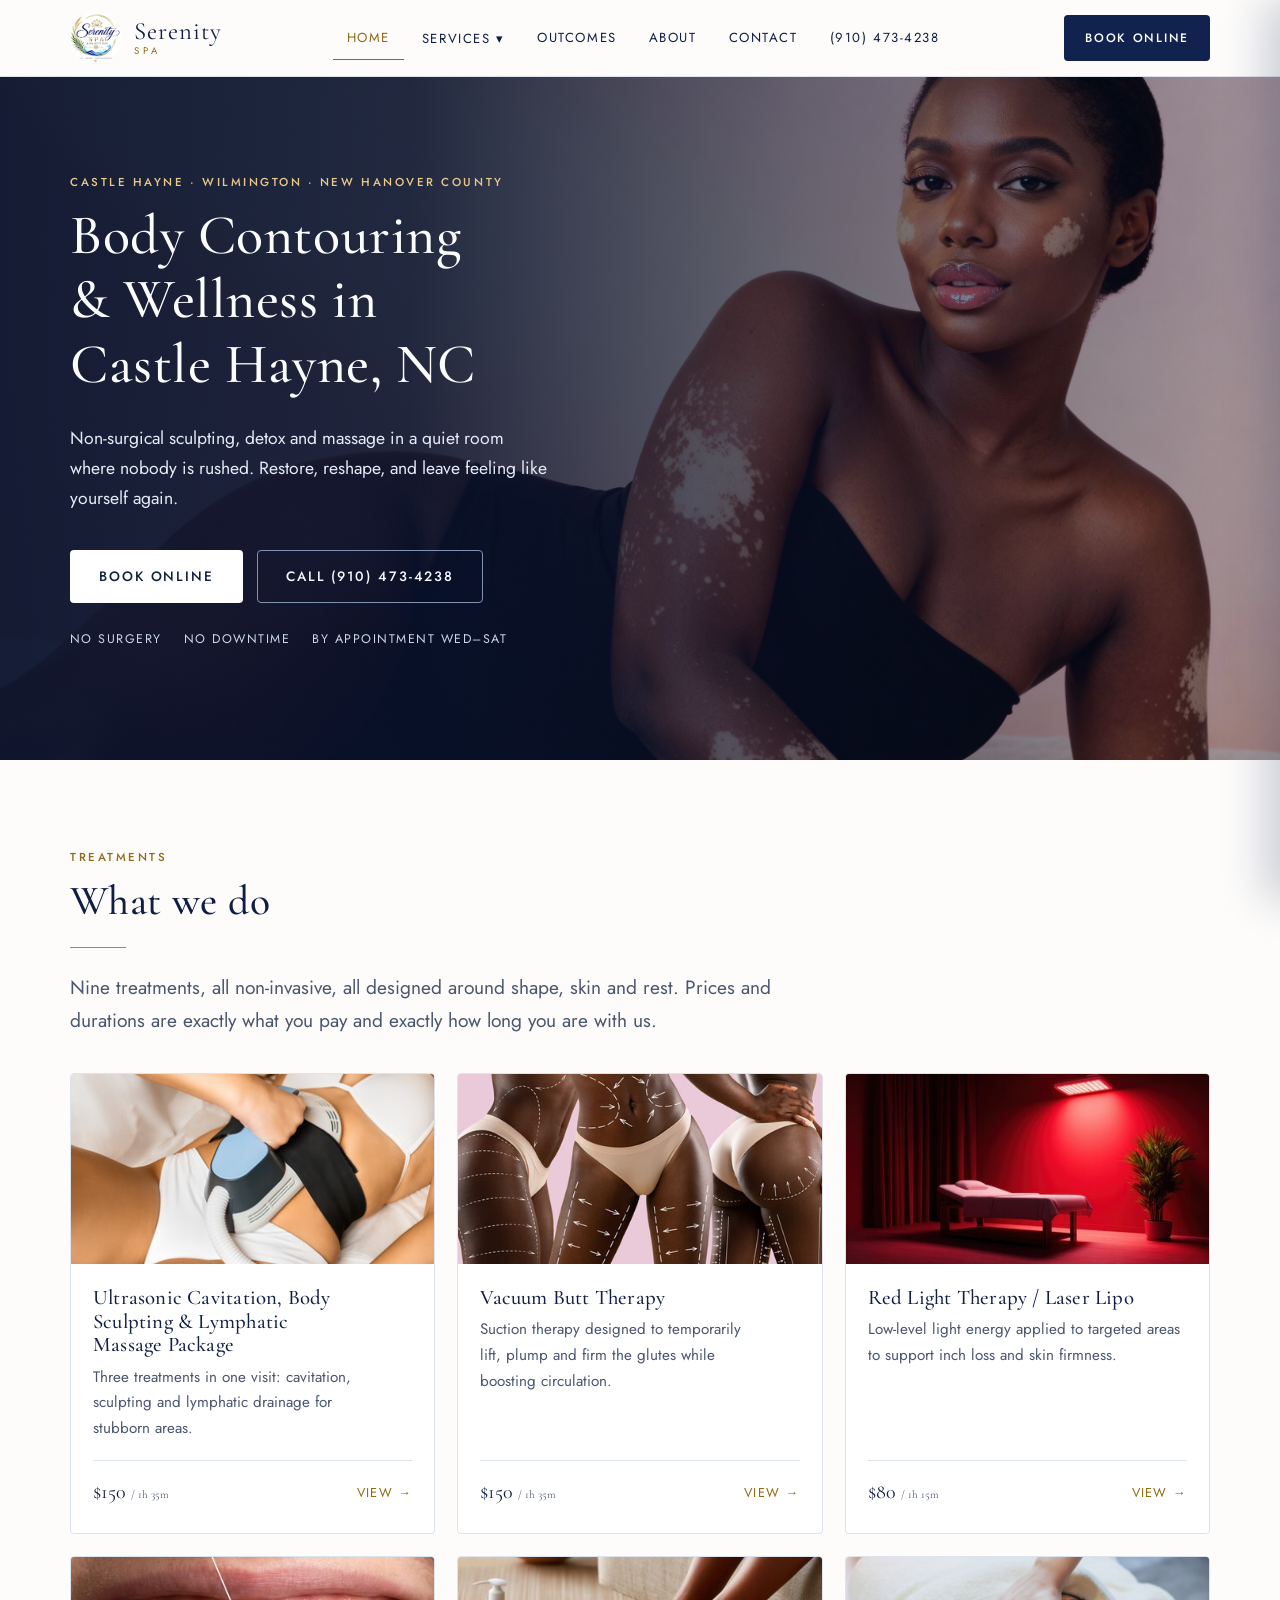
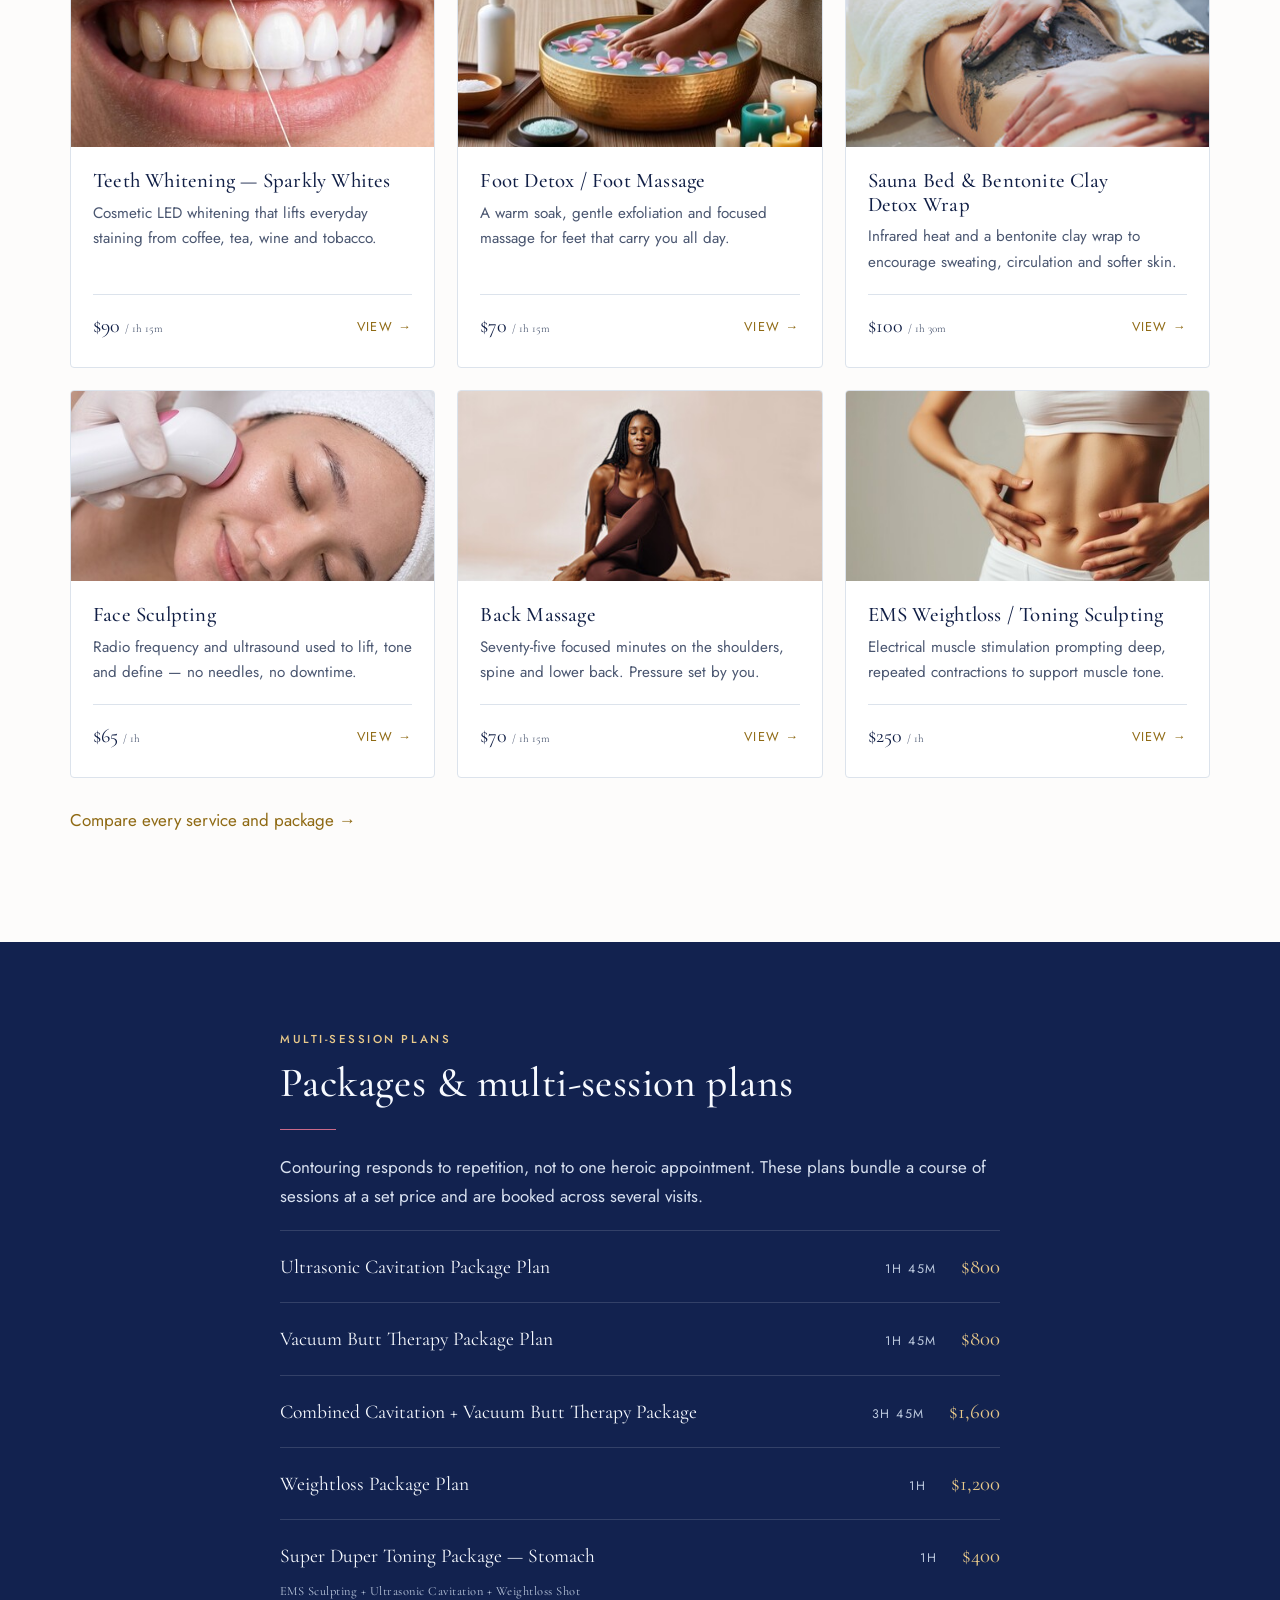
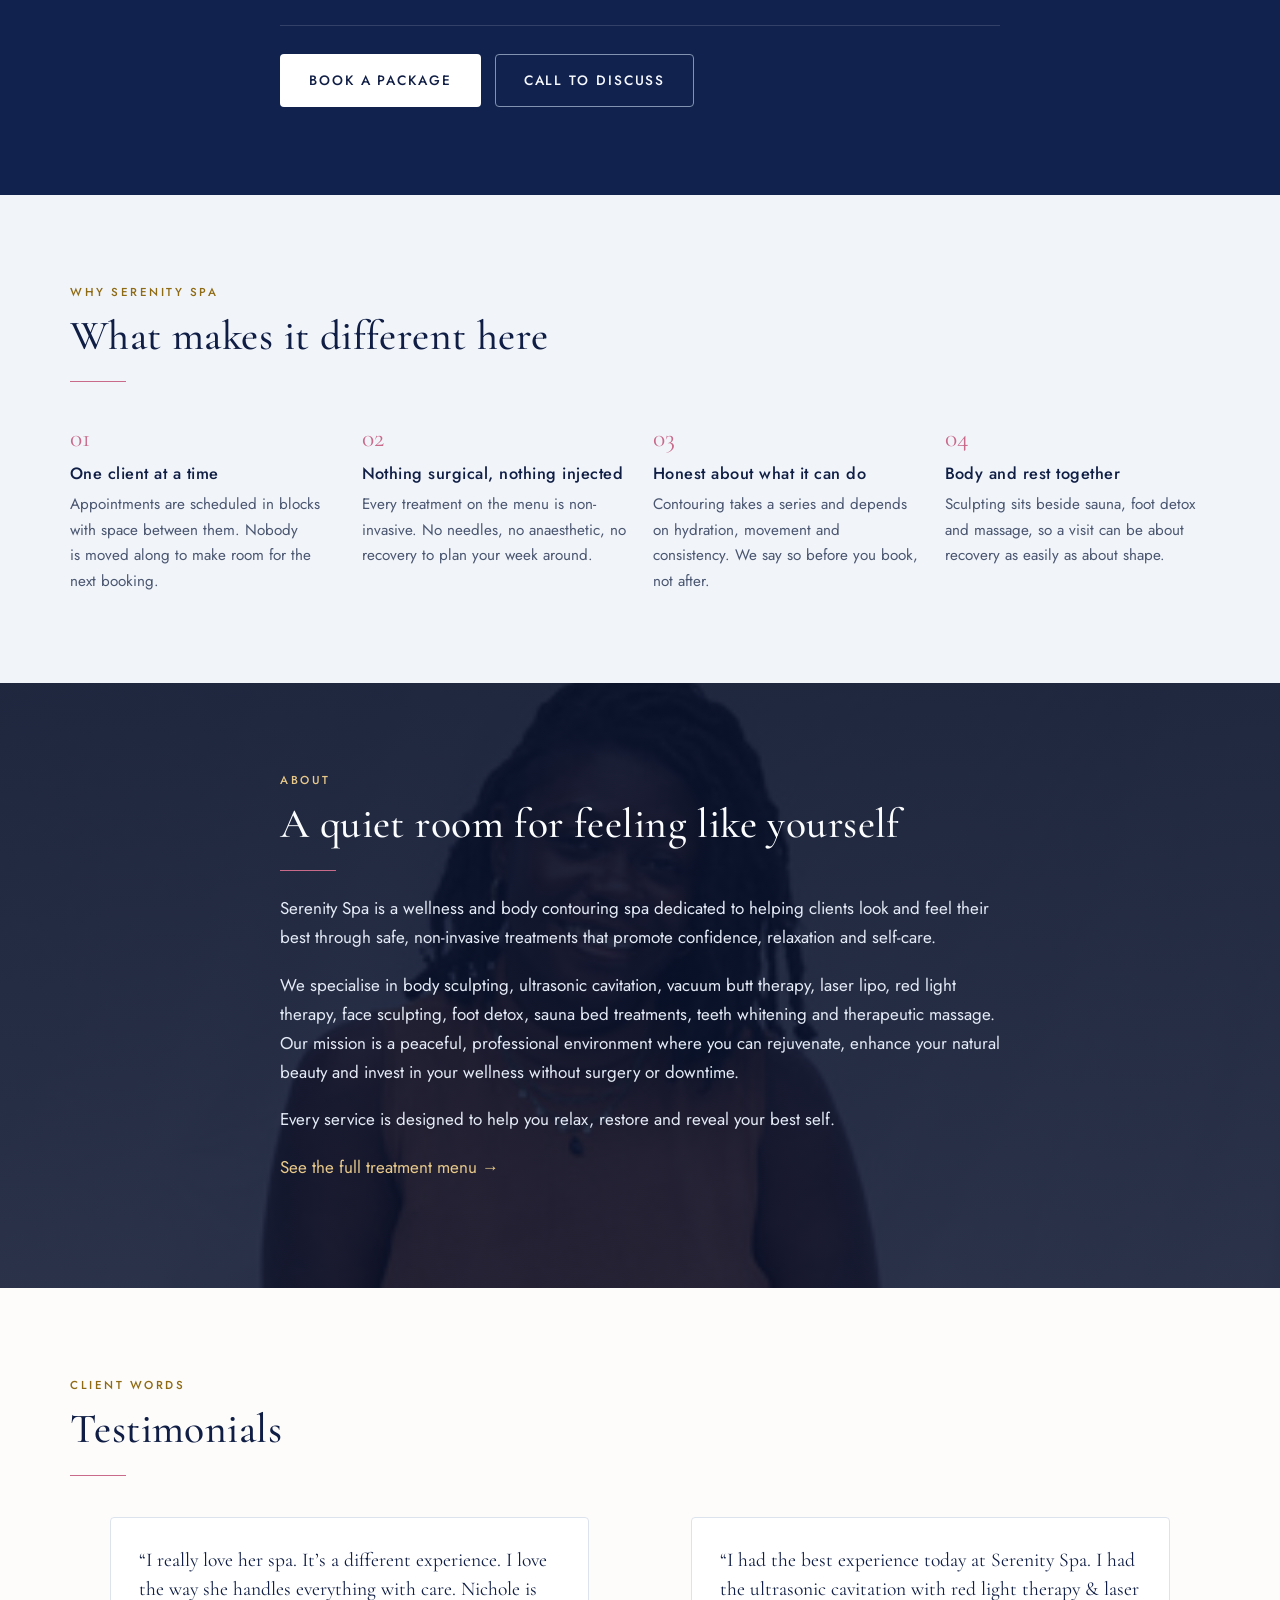
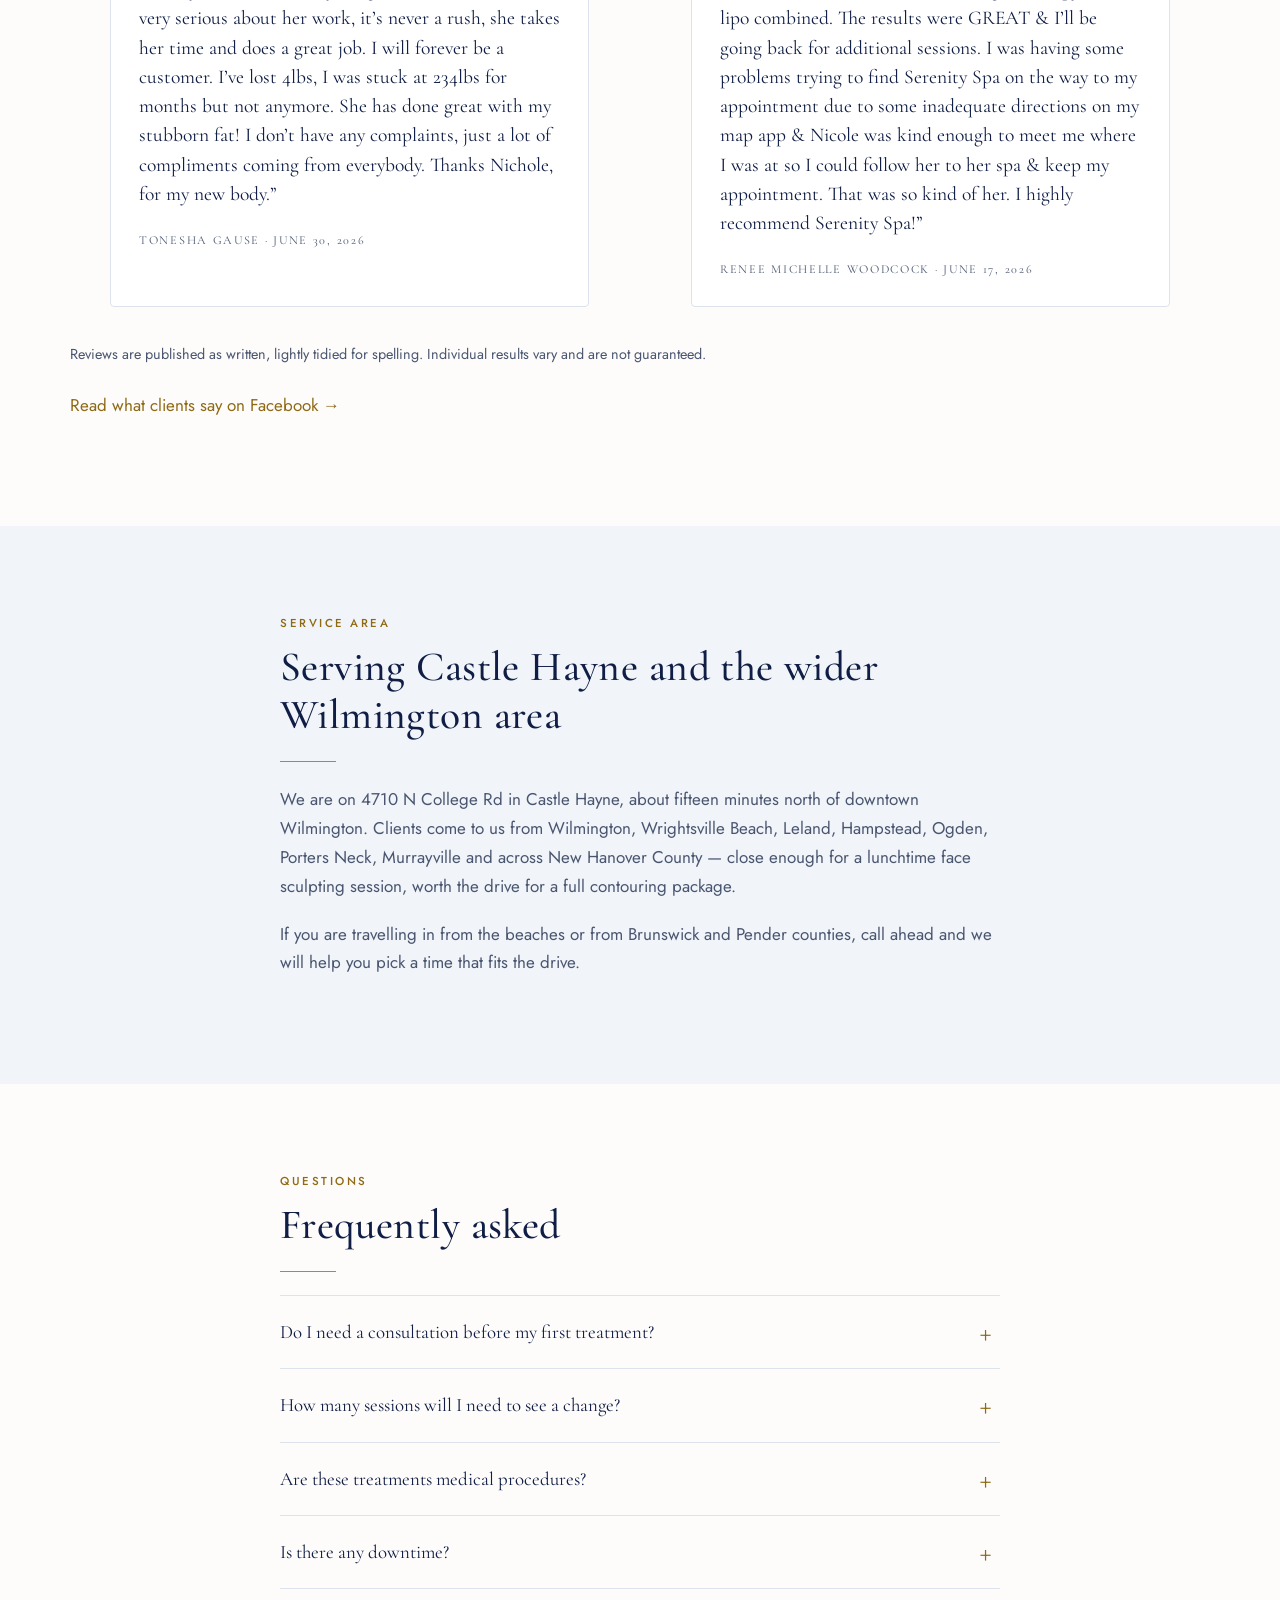
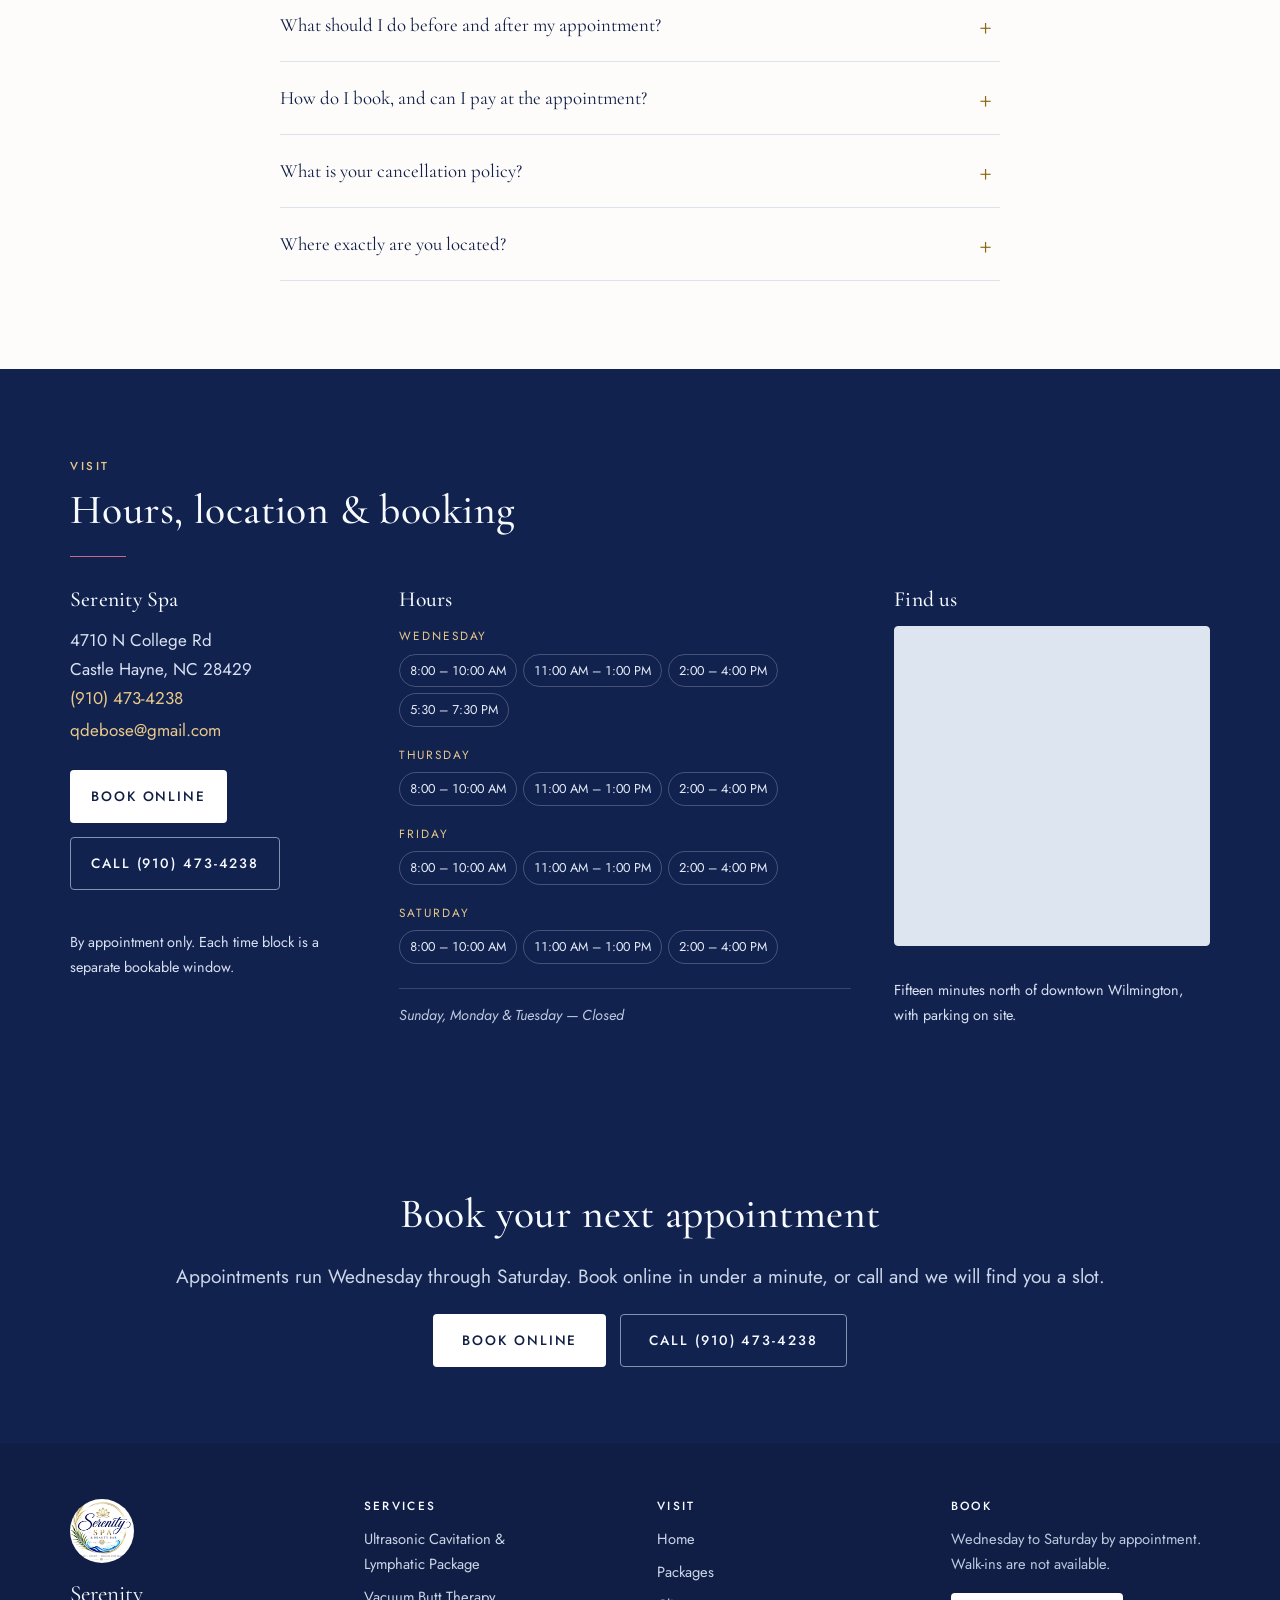
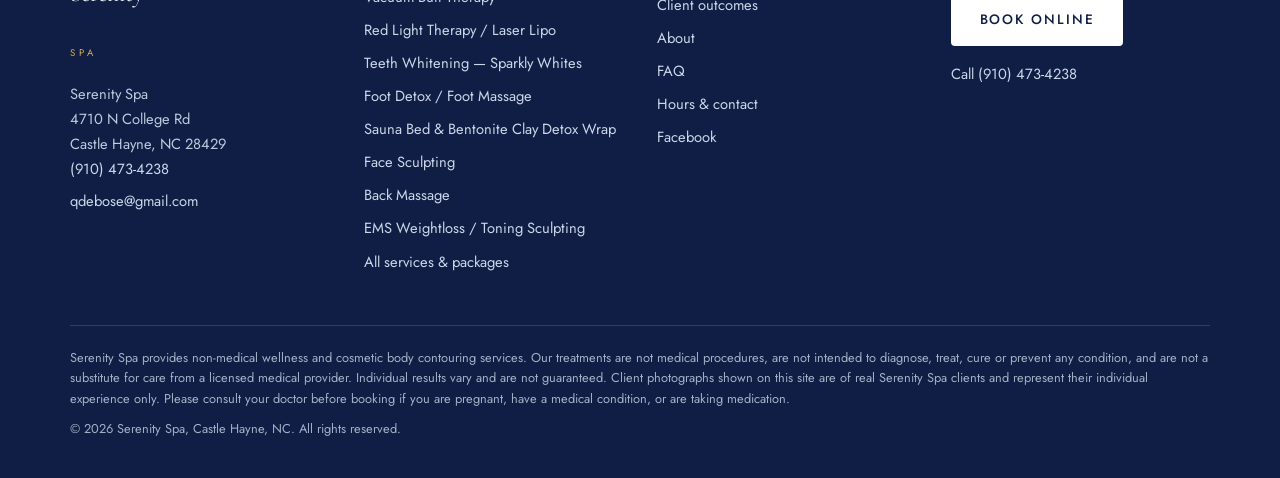
<file: index.html>
<!DOCTYPE html>
<html lang="en">
<head>
<meta charset="utf-8">
<meta name="viewport" content="width=device-width, initial-scale=1">
<title>Serenity Spa | Body Contouring in Castle Hayne, NC</title>
<meta name="description" content="Reshape and restore at Serenity Spa in Castle Hayne, NC. Non-surgical body contouring, cavitation, EMS toning, face sculpting and massage. Book online today.">
<link rel="canonical" href="https://www.serenityspanc.com/index.html">
<meta name="robots" content="index, follow">
<meta property="og:type" content="website">
<meta property="og:site_name" content="Serenity Spa">
<meta property="og:title" content="Serenity Spa | Body Contouring in Castle Hayne, NC">
<meta property="og:description" content="Reshape and restore at Serenity Spa in Castle Hayne, NC. Non-surgical body contouring, cavitation, EMS toning, face sculpting and massage. Book online today.">
<meta property="og:url" content="https://www.serenityspanc.com/index.html">
<meta property="og:image" content="https://www.serenityspanc.com/serenity-spa-hero-castle-hayne.jpg">
<meta property="og:locale" content="en_US">
<meta name="twitter:card" content="summary_large_image">
<meta name="twitter:title" content="Serenity Spa | Body Contouring in Castle Hayne, NC">
<meta name="twitter:description" content="Reshape and restore at Serenity Spa in Castle Hayne, NC. Non-surgical body contouring, cavitation, EMS toning, face sculpting and massage. Book online today.">
<meta name="twitter:image" content="https://www.serenityspanc.com/serenity-spa-hero-castle-hayne.jpg">
<meta name="theme-color" content="#12224F">
<link rel="preconnect" href="https://fonts.googleapis.com">
<link rel="preconnect" href="https://fonts.gstatic.com" crossorigin>
<link href="https://fonts.googleapis.com/css2?family=Cormorant+Garamond:wght@400;500;600&family=Jost:wght@300;400;500&display=swap" rel="stylesheet">
<link rel="stylesheet" href="styles.css?v=8">
<script type="application/ld+json">{
 "@context": "https://schema.org",
 "@type": [
  "HealthAndBeautyBusiness",
  "DaySpa"
 ],
 "@id": "https://www.serenityspanc.com/#business",
 "name": "Serenity Spa",
 "url": "https://www.serenityspanc.com/",
 "telephone": "(910) 473-4238",
 "email": "qdebose@gmail.com",
 "priceRange": "$65–$1,600",
 "image": [
  "https://www.serenityspanc.com/relax-restore-serenity-spa.jpg",
  "https://www.serenityspanc.com/ultrasonic-cavitation-treatment.jpg"
 ],
 "description": "Serenity Spa is a wellness and body contouring spa in Castle Hayne, North Carolina offering non-invasive treatments including ultrasonic cavitation, vacuum butt therapy, laser lipo, red light therapy, EMS toning, face sculpting, sauna bed detox wraps, teeth whitening and massage.",
 "address": {
  "@type": "PostalAddress",
  "streetAddress": "4710 N College Rd",
  "addressLocality": "Castle Hayne",
  "addressRegion": "NC",
  "postalCode": "28429",
  "addressCountry": "US"
 },
 "geo": {
  "@type": "GeoCoordinates",
  "latitude": 34.3524,
  "longitude": -77.8981
 },
 "openingHoursSpecification": [
  {
   "@type": "OpeningHoursSpecification",
   "dayOfWeek": "https://schema.org/Wednesday",
   "opens": "08:00",
   "closes": "10:00"
  },
  {
   "@type": "OpeningHoursSpecification",
   "dayOfWeek": "https://schema.org/Wednesday",
   "opens": "11:00",
   "closes": "13:00"
  },
  {
   "@type": "OpeningHoursSpecification",
   "dayOfWeek": "https://schema.org/Wednesday",
   "opens": "14:00",
   "closes": "16:00"
  },
  {
   "@type": "OpeningHoursSpecification",
   "dayOfWeek": "https://schema.org/Wednesday",
   "opens": "17:30",
   "closes": "19:30"
  },
  {
   "@type": "OpeningHoursSpecification",
   "dayOfWeek": "https://schema.org/Thursday",
   "opens": "08:00",
   "closes": "10:00"
  },
  {
   "@type": "OpeningHoursSpecification",
   "dayOfWeek": "https://schema.org/Thursday",
   "opens": "11:00",
   "closes": "13:00"
  },
  {
   "@type": "OpeningHoursSpecification",
   "dayOfWeek": "https://schema.org/Thursday",
   "opens": "14:00",
   "closes": "16:00"
  },
  {
   "@type": "OpeningHoursSpecification",
   "dayOfWeek": "https://schema.org/Friday",
   "opens": "08:00",
   "closes": "10:00"
  },
  {
   "@type": "OpeningHoursSpecification",
   "dayOfWeek": "https://schema.org/Friday",
   "opens": "11:00",
   "closes": "13:00"
  },
  {
   "@type": "OpeningHoursSpecification",
   "dayOfWeek": "https://schema.org/Friday",
   "opens": "14:00",
   "closes": "16:00"
  },
  {
   "@type": "OpeningHoursSpecification",
   "dayOfWeek": "https://schema.org/Saturday",
   "opens": "08:00",
   "closes": "10:00"
  },
  {
   "@type": "OpeningHoursSpecification",
   "dayOfWeek": "https://schema.org/Saturday",
   "opens": "11:00",
   "closes": "13:00"
  },
  {
   "@type": "OpeningHoursSpecification",
   "dayOfWeek": "https://schema.org/Saturday",
   "opens": "14:00",
   "closes": "16:00"
  }
 ],
 "sameAs": [
  "https://www.facebook.com/ladyQ38"
 ],
 "areaServed": [
  {
   "@type": "City",
   "name": "Castle Hayne"
  },
  {
   "@type": "City",
   "name": "Wilmington"
  },
  {
   "@type": "City",
   "name": "Wrightsville Beach"
  },
  {
   "@type": "City",
   "name": "Leland"
  },
  {
   "@type": "City",
   "name": "Hampstead"
  },
  {
   "@type": "City",
   "name": "Ogden"
  },
  {
   "@type": "City",
   "name": "Porters Neck"
  },
  {
   "@type": "City",
   "name": "Murrayville"
  },
  {
   "@type": "City",
   "name": "New Hanover County"
  }
 ],
 "hasOfferCatalog": {
  "@type": "OfferCatalog",
  "name": "Spa services",
  "itemListElement": [
   {
    "@type": "Offer",
    "url": "https://www.serenityspanc.com/ultrasonic-cavitation.html",
    "price": "150",
    "priceCurrency": "USD",
    "itemOffered": {
     "@type": "Service",
     "name": "Ultrasonic Cavitation, Body Sculpting & Lymphatic Massage Package"
    }
   },
   {
    "@type": "Offer",
    "url": "https://www.serenityspanc.com/vacuum-butt-therapy.html",
    "price": "150",
    "priceCurrency": "USD",
    "itemOffered": {
     "@type": "Service",
     "name": "Vacuum Butt Therapy"
    }
   },
   {
    "@type": "Offer",
    "url": "https://www.serenityspanc.com/red-light-therapy-laser-lipo.html",
    "price": "80",
    "priceCurrency": "USD",
    "itemOffered": {
     "@type": "Service",
     "name": "Red Light Therapy / Laser Lipo"
    }
   },
   {
    "@type": "Offer",
    "url": "https://www.serenityspanc.com/teeth-whitening.html",
    "price": "90",
    "priceCurrency": "USD",
    "itemOffered": {
     "@type": "Service",
     "name": "Teeth Whitening — Sparkly Whites"
    }
   },
   {
    "@type": "Offer",
    "url": "https://www.serenityspanc.com/foot-detox-massage.html",
    "price": "70",
    "priceCurrency": "USD",
    "itemOffered": {
     "@type": "Service",
     "name": "Foot Detox / Foot Massage"
    }
   },
   {
    "@type": "Offer",
    "url": "https://www.serenityspanc.com/sauna-bed-detox-wrap.html",
    "price": "100",
    "priceCurrency": "USD",
    "itemOffered": {
     "@type": "Service",
     "name": "Sauna Bed & Bentonite Clay Detox Wrap"
    }
   },
   {
    "@type": "Offer",
    "url": "https://www.serenityspanc.com/face-sculpting.html",
    "price": "65",
    "priceCurrency": "USD",
    "itemOffered": {
     "@type": "Service",
     "name": "Face Sculpting"
    }
   },
   {
    "@type": "Offer",
    "url": "https://www.serenityspanc.com/back-massage.html",
    "price": "70",
    "priceCurrency": "USD",
    "itemOffered": {
     "@type": "Service",
     "name": "Back Massage"
    }
   },
   {
    "@type": "Offer",
    "url": "https://www.serenityspanc.com/ems-body-sculpting.html",
    "price": "250",
    "priceCurrency": "USD",
    "itemOffered": {
     "@type": "Service",
     "name": "EMS Weightloss / Toning Sculpting"
    }
   }
  ]
 }
}</script>
<script type="application/ld+json">{
 "@context": "https://schema.org",
 "@type": "FAQPage",
 "@id": "https://www.serenityspanc.com/index.html#faq",
 "mainEntity": [
  {
   "@type": "Question",
   "name": "Do I need a consultation before my first treatment?",
   "acceptedAnswer": {
    "@type": "Answer",
    "text": "No separate visit is needed. Every appointment starts with a short intake where we go over your goals, check that the treatment is suitable, and answer anything you are unsure about before we begin."
   }
  },
  {
   "@type": "Question",
   "name": "How many sessions will I need to see a change?",
   "acceptedAnswer": {
    "@type": "Answer",
    "text": "Contouring treatments build over a series rather than appearing after one visit. The number depends on the area and your starting point, and we will give you an honest estimate at your first appointment. Results vary from person to person."
   }
  },
  {
   "@type": "Question",
   "name": "Are these treatments medical procedures?",
   "acceptedAnswer": {
    "@type": "Answer",
    "text": "No. Serenity Spa provides non-medical wellness and cosmetic services. Nothing we offer diagnoses or treats a medical condition, and none of it replaces care from your doctor."
   }
  },
  {
   "@type": "Question",
   "name": "Is there any downtime?",
   "acceptedAnswer": {
    "@type": "Answer",
    "text": "No. Every treatment on our menu is non-invasive and you can drive yourself home and return to your day. Light activity after contouring sessions is encouraged."
   }
  },
  {
   "@type": "Question",
   "name": "What should I do before and after my appointment?",
   "acceptedAnswer": {
    "@type": "Answer",
    "text": "Hydrate well the day before and the day of, eat something light, and avoid alcohol for twenty-four hours. Afterward, keep drinking water and add a short walk if you have had contouring or sauna work."
   }
  },
  {
   "@type": "Question",
   "name": "How do I book, and can I pay at the appointment?",
   "acceptedAnswer": {
    "@type": "Answer",
    "text": "Book online through our booking page or call us. Payment is taken at your appointment; package plans are paid up front and used across several visits."
   }
  },
  {
   "@type": "Question",
   "name": "Where exactly are you located?",
   "acceptedAnswer": {
    "@type": "Answer",
    "text": "We are on 4710 N College Rd in Castle Hayne, NC 28429 — roughly fifteen minutes north of downtown Wilmington. Parking is available on site."
   }
  }
 ]
}</script>
</head>
<body><a class="skip" href="#main">Skip to content</a>
<header class="site-header">
  <div class="wrap header-inner">
    <a class="logo" href="index.html" aria-label="Serenity Spa home"><img src="serenity-spa-logo.jpg" alt="Serenity Spa &amp; Beauty Bar logo" width="52" height="52"><span class="lockup"><span class="l1">Serenity</span><span class="l2">Spa</span></span></a>
    <nav class="nav" aria-label="Main">
      <a class="navlink" href="index.html" aria-current="page">Home</a>
      <div class="has-drop">
        <button class="navlink" type="button" aria-expanded="false" aria-haspopup="true">Services <span aria-hidden="true">&#9662;</span></button>
        <div class="drop">
          <a href="ultrasonic-cavitation.html"><span>Ultrasonic Cavitation &amp; Lymphatic Package</span><span class="price">$150</span></a>
          <a href="vacuum-butt-therapy.html"><span>Vacuum Butt Therapy</span><span class="price">$150</span></a>
          <a href="red-light-therapy-laser-lipo.html"><span>Red Light Therapy / Laser Lipo</span><span class="price">$80</span></a>
          <a href="teeth-whitening.html"><span>Teeth Whitening — Sparkly Whites</span><span class="price">$90</span></a>
          <a href="foot-detox-massage.html"><span>Foot Detox / Foot Massage</span><span class="price">$70</span></a>
          <a href="sauna-bed-detox-wrap.html"><span>Sauna Bed &amp; Bentonite Clay Detox Wrap</span><span class="price">$100</span></a>
          <a href="face-sculpting.html"><span>Face Sculpting</span><span class="price">$65</span></a>
          <a href="back-massage.html"><span>Back Massage</span><span class="price">$70</span></a>
          <a href="ems-body-sculpting.html"><span>EMS Weightloss / Toning Sculpting</span><span class="price">$250</span></a>
          <a class="drop-all" href="services.html">All services &amp; packages</a>
        </div>
      </div>
      <a class="navlink" href="outcomes.html">Outcomes</a>
      <a class="navlink" href="index.html#about">About</a>
      <a class="navlink" href="index.html#contact">Contact</a>
      <a class="navlink" href="tel:+19104734238">(910) 473-4238</a>
    </nav>
    <div class="header-cta">
      <a class="btn btn-primary" href="https://book.heygoldie.com/serenity-spa-42836b48d8de/checkout" target="_blank" rel="noopener">Book Online</a>
      <button class="burger" type="button" aria-label="Open menu" aria-expanded="false" aria-controls="mobile-drawer"><span></span></button>
    </div>
  </div>
</header>
<div class="drawer-scrim"></div>
<div class="drawer" id="mobile-drawer" role="dialog" aria-label="Menu" aria-hidden="true">
  <div class="drawer-head">
    <span class="logo"><img src="serenity-spa-logo.jpg" alt="" width="44" height="44"><span class="lockup"><span class="l1">Serenity</span><span class="l2">Spa</span></span></span>
    <button class="drawer-close" type="button" aria-label="Close menu">&times;</button>
  </div>
  <nav aria-label="Mobile">
    <a href="index.html" aria-current="page">Home</a>
    <a href="services.html">All Services &amp; Packages</a>
    <p class="group-label">Services</p>
    <a href="ultrasonic-cavitation.html">Ultrasonic Cavitation &amp; Lymphatic Package &mdash; $150</a>
    <a href="vacuum-butt-therapy.html">Vacuum Butt Therapy &mdash; $150</a>
    <a href="red-light-therapy-laser-lipo.html">Red Light Therapy / Laser Lipo &mdash; $80</a>
    <a href="teeth-whitening.html">Teeth Whitening — Sparkly Whites &mdash; $90</a>
    <a href="foot-detox-massage.html">Foot Detox / Foot Massage &mdash; $70</a>
    <a href="sauna-bed-detox-wrap.html">Sauna Bed &amp; Bentonite Clay Detox Wrap &mdash; $100</a>
    <a href="face-sculpting.html">Face Sculpting &mdash; $65</a>
    <a href="back-massage.html">Back Massage &mdash; $70</a>
    <a href="ems-body-sculpting.html">EMS Weightloss / Toning Sculpting &mdash; $250</a>
    <p class="group-label">More</p>
    <a href="outcomes.html">Client Outcomes</a>
    <a href="index.html#about">About the spa</a>
    <a href="index.html#faq">FAQ</a>
    <a href="index.html#contact">Hours &amp; contact</a>
    <a href="tel:+19104734238">Call (910) 473-4238</a>
  </nav>
  <a class="btn btn-primary" href="https://book.heygoldie.com/serenity-spa-42836b48d8de/checkout" target="_blank" rel="noopener">Book Online</a>
</div>
<main id="main">
<div class="hero hero-bg">
  <div class="hero-scrim"></div>
  <div class="wrap hero-over">
    <p class="eyebrow">Castle Hayne &middot; Wilmington &middot; New Hanover County</p>
    <h1>Body Contouring &amp; Wellness in Castle Hayne, NC</h1>
    <p class="hero-tag">Non-surgical sculpting, detox and massage in a quiet room where nobody is rushed. Restore, reshape, and leave feeling like yourself again.</p>
    <div class="btn-row">
      <a class="btn btn-light" href="https://book.heygoldie.com/serenity-spa-42836b48d8de/checkout" target="_blank" rel="noopener">Book Online</a>
      <a class="btn btn-outline-light" href="tel:+19104734238">Call (910) 473-4238</a>
    </div>
    <p class="hero-meta"><span>No surgery</span><span>No downtime</span><span>By appointment Wed&ndash;Sat</span></p>
  </div>
</div>

<section id="services">
  <div class="wrap">
    <p class="eyebrow">Treatments</p>
    <h2>What we do</h2>
    <hr class="rule">
    <p class="lede" style="max-width:62ch">Nine treatments, all non-invasive, all designed around shape, skin and rest. Prices and durations are exactly what you pay and exactly how long you are with us.</p>
    <div class="grid grid-3" style="margin-top:36px"><a class="card card-link" href="ultrasonic-cavitation.html"><img src="ultrasonic-cavitation-treatment.jpg" alt="Ultrasonic cavitation handpiece being applied to a client’s abdomen at Serenity Spa" width="360" height="240" loading="lazy" decoding="async"><div class="card-body"><h3>Ultrasonic Cavitation, Body Sculpting &amp; Lymphatic Massage Package</h3><p>Three treatments in one visit: cavitation, sculpting and lymphatic drainage for stubborn areas.</p><div class="meta"><span class="price">$150 <span style="font-size:.7rem;color:var(--body)">/ 1h 35m</span></span><span class="go">View &rarr;</span></div></div></a><a class="card card-link" href="vacuum-butt-therapy.html"><img src="body-sculpting-treatment-areas.jpg" alt="Illustrated contouring guidelines marked on the hips, stomach and glutes" width="803" height="240" loading="lazy" decoding="async"><div class="card-body"><h3>Vacuum Butt Therapy</h3><p>Suction therapy designed to temporarily lift, plump and firm the glutes while boosting circulation.</p><div class="meta"><span class="price">$150 <span style="font-size:.7rem;color:var(--body)">/ 1h 35m</span></span><span class="go">View &rarr;</span></div></div></a><a class="card card-link" href="red-light-therapy-laser-lipo.html"><img src="red-light-therapy-room-castle-hayne.jpg" alt="Treatment bed under a red light therapy panel in a softly lit room at Serenity Spa" width="429" height="240" loading="lazy" decoding="async"><div class="card-body"><h3>Red Light Therapy / Laser Lipo</h3><p>Low-level light energy applied to targeted areas to support inch loss and skin firmness.</p><div class="meta"><span class="price">$80 <span style="font-size:.7rem;color:var(--body)">/ 1h 15m</span></span><span class="go">View &rarr;</span></div></div></a><a class="card card-link" href="teeth-whitening.html"><img src="teeth-whitening-castle-hayne.jpg" alt="Close-up comparison of tooth shade before and after a cosmetic whitening session" width="430" height="240" loading="lazy" decoding="async"><div class="card-body"><h3>Teeth Whitening — Sparkly Whites</h3><p>Cosmetic LED whitening that lifts everyday staining from coffee, tea, wine and tobacco.</p><div class="meta"><span class="price">$90 <span style="font-size:.7rem;color:var(--body)">/ 1h 15m</span></span><span class="go">View &rarr;</span></div></div></a><a class="card card-link" href="foot-detox-massage.html"><img src="foot-detox-soak-massage-castle-hayne.jpg" alt="Feet resting in a warm floral foot soak beside candles and spa salts" width="360" height="240" loading="lazy" decoding="async"><div class="card-body"><h3>Foot Detox / Foot Massage</h3><p>A warm soak, gentle exfoliation and focused massage for feet that carry you all day.</p><div class="meta"><span class="price">$70 <span style="font-size:.7rem;color:var(--body)">/ 1h 15m</span></span><span class="go">View &rarr;</span></div></div></a><a class="card card-link" href="sauna-bed-detox-wrap.html"><img src="bentonite-clay-detox-wrap-castle-hayne.jpg" alt="Bentonite clay being applied during a detox body wrap at Serenity Spa" width="360" height="240" loading="lazy" decoding="async"><div class="card-body"><h3>Sauna Bed &amp; Bentonite Clay Detox Wrap</h3><p>Infrared heat and a bentonite clay wrap to encourage sweating, circulation and softer skin.</p><div class="meta"><span class="price">$100 <span style="font-size:.7rem;color:var(--body)">/ 1h 30m</span></span><span class="go">View &rarr;</span></div></div></a><a class="card card-link" href="face-sculpting.html"><img src="face-sculpting-treatment-castle-hayne.jpg" alt="Radio frequency handpiece being moved across a client’s cheek during face sculpting" width="430" height="240" loading="lazy" decoding="async"><div class="card-body"><h3>Face Sculpting</h3><p>Radio frequency and ultrasound used to lift, tone and define — no needles, no downtime.</p><div class="meta"><span class="price">$65 <span style="font-size:.7rem;color:var(--body)">/ 1h</span></span><span class="go">View &rarr;</span></div></div></a><a class="card card-link" href="back-massage.html"><img src="wellness-relaxation-serenity-spa.jpg" alt="Woman sitting calmly in athletic wear, representing relaxation and recovery at Serenity Spa" width="360" height="240" loading="lazy" decoding="async"><div class="card-body"><h3>Back Massage</h3><p>Seventy-five focused minutes on the shoulders, spine and lower back. Pressure set by you.</p><div class="meta"><span class="price">$70 <span style="font-size:.7rem;color:var(--body)">/ 1h 15m</span></span><span class="go">View &rarr;</span></div></div></a><a class="card card-link" href="ems-body-sculpting.html"><img src="ems-toning-sculpting-castle-hayne.jpg" alt="Close-up of a toned midsection representing EMS toning and sculpting at Serenity Spa" width="429" height="240" loading="lazy" decoding="async"><div class="card-body"><h3>EMS Weightloss / Toning Sculpting</h3><p>Electrical muscle stimulation prompting deep, repeated contractions to support muscle tone.</p><div class="meta"><span class="price">$250 <span style="font-size:.7rem;color:var(--body)">/ 1h</span></span><span class="go">View &rarr;</span></div></div></a></div>
    <p style="margin-top:28px"><a href="services.html">Compare every service and package &rarr;</a></p>
  </div>
</section>

<section class="bg-deep" id="packages">
  <div class="wrap narrow">
    <p class="eyebrow">Multi-session plans</p>
    <h2>Packages &amp; multi-session plans</h2>
    <hr class="rule">
    <p>Contouring responds to repetition, not to one heroic appointment. These plans bundle a course of sessions at a set price and are booked across several visits.</p>
    <div class="pkg-list"><div class="pkg"><span class="name">Ultrasonic Cavitation Package Plan</span><span class="dur">1h 45m</span><span class="price">$800</span></div><div class="pkg"><span class="name">Vacuum Butt Therapy Package Plan</span><span class="dur">1h 45m</span><span class="price">$800</span></div><div class="pkg"><span class="name">Combined Cavitation + Vacuum Butt Therapy Package</span><span class="dur">3h 45m</span><span class="price">$1,600</span></div><div class="pkg"><span class="name">Weightloss Package Plan</span><span class="dur">1h</span><span class="price">$1,200</span></div><div class="pkg"><span class="name">Super Duper Toning Package — Stomach<br><span class="dur" style="letter-spacing:.04em;text-transform:none">EMS Sculpting + Ultrasonic Cavitation + Weightloss Shot</span></span><span class="dur">1h</span><span class="price">$400</span></div></div>
    <div class="btn-row" style="margin-top:28px"><a class="btn btn-light" href="https://book.heygoldie.com/serenity-spa-42836b48d8de/checkout" target="_blank" rel="noopener">Book a package</a><a class="btn btn-outline-light" href="tel:+19104734238">Call to discuss</a></div>
  </div>
</section>

<section class="bg-sand">
  <div class="wrap">
    <p class="eyebrow">Why Serenity Spa</p>
    <h2>What makes it different here</h2>
    <hr class="rule">
    <div class="feat" style="margin-top:34px">
      <div><span class="num">01</span><h3>One client at a time</h3><p>Appointments are scheduled in blocks with space between them. Nobody is moved along to make room for the next booking.</p></div>
      <div><span class="num">02</span><h3>Nothing surgical, nothing injected</h3><p>Every treatment on the menu is non-invasive. No needles, no anaesthetic, no recovery to plan your week around.</p></div>
      <div><span class="num">03</span><h3>Honest about what it can do</h3><p>Contouring takes a series and depends on hydration, movement and consistency. We say so before you book, not after.</p></div>
      <div><span class="num">04</span><h3>Body and rest together</h3><p>Sculpting sits beside sauna, foot detox and massage, so a visit can be about recovery as easily as about shape.</p></div>
    </div>
  </div>
</section>

<section id="about" class="about-bg">
  <div class="about-scrim"></div>
  <div class="wrap narrow about-over">
    <p class="eyebrow">About</p>
    <h2>A quiet room for feeling like yourself</h2>
    <hr class="rule">
    <p>Serenity Spa is a wellness and body contouring spa dedicated to helping clients look and feel their best through safe, non-invasive treatments that promote confidence, relaxation and self-care.</p>
    <p>We specialise in body sculpting, ultrasonic cavitation, vacuum butt therapy, laser lipo, red light therapy, face sculpting, foot detox, sauna bed treatments, teeth whitening and therapeutic massage. Our mission is a peaceful, professional environment where you can rejuvenate, enhance your natural beauty and invest in your wellness without surgery or downtime.</p>
    <p>Every service is designed to help you relax, restore and reveal your best self.</p>
    <p><a href="services.html">See the full treatment menu &rarr;</a></p>
  </div>
</section>


<section id="testimonials">
  <div class="wrap">
    <p class="eyebrow">Client words</p>
    <h2>Testimonials</h2>
    <hr class="rule">
    <div class="grid grid-2">
      <blockquote class="quote">
        <p>&ldquo;I really love her spa. It&rsquo;s a different experience. I love the way she handles everything with care. Nichole is very serious about her work, it&rsquo;s never a rush, she takes her time and does a great job. I will forever be a customer. I&rsquo;ve lost 4lbs, I was stuck at 234lbs for months but not anymore. She has done great with my stubborn fat! I don&rsquo;t have any complaints, just a lot of compliments coming from everybody. Thanks Nichole, for my new body.&rdquo;</p>
        <p class="who">Tonesha Gause &middot; June 30, 2026</p>
      </blockquote>
      <blockquote class="quote">
        <p>&ldquo;I had the best experience today at Serenity Spa. I had the ultrasonic cavitation with red light therapy &amp; laser lipo combined. The results were GREAT &amp; I&rsquo;ll be going back for additional sessions. I was having some problems trying to find Serenity Spa on the way to my appointment due to some inadequate directions on my map app &amp; Nicole was kind enough to meet me where I was at so I could follow her to her spa &amp; keep my appointment. That was so kind of her. I highly recommend Serenity Spa!&rdquo;</p>
        <p class="who">Renee Michelle Woodcock &middot; June 17, 2026</p>
      </blockquote>
    </div>
    <p style="font-size:.9rem;margin-top:18px">Reviews are published as written, lightly tidied for spelling. Individual results vary and are not guaranteed.</p>
    <p style="margin-top:24px"><a href="https://www.facebook.com/ladyQ38" target="_blank" rel="noopener">Read what clients say on Facebook &rarr;</a></p>
  </div>
</section>

<section class="bg-sand">
  <div class="wrap narrow">
    <p class="eyebrow">Service area</p>
    <h2>Serving Castle Hayne and the wider Wilmington area</h2>
    <hr class="rule">
    <p>We are on 4710 N College Rd in Castle Hayne, about fifteen minutes north of downtown Wilmington. Clients come to us from Wilmington, Wrightsville Beach, Leland, Hampstead, Ogden, Porters Neck, Murrayville and across New Hanover County — close enough for a lunchtime face sculpting session, worth the drive for a full contouring package.</p>
    <p>If you are travelling in from the beaches or from Brunswick and Pender counties, call ahead and we will help you pick a time that fits the drive.</p>
  </div>
</section>

<section id="faq">
  <div class="wrap narrow">
    <p class="eyebrow">Questions</p>
    <h2>Frequently asked</h2>
    <hr class="rule">
    <div class="faq"><details class="qa"><summary>Do I need a consultation before my first treatment?</summary><div class="a"><p>No separate visit is needed. Every appointment starts with a short intake where we go over your goals, check that the treatment is suitable, and answer anything you are unsure about before we begin.</p></div></details><details class="qa"><summary>How many sessions will I need to see a change?</summary><div class="a"><p>Contouring treatments build over a series rather than appearing after one visit. The number depends on the area and your starting point, and we will give you an honest estimate at your first appointment. Results vary from person to person.</p></div></details><details class="qa"><summary>Are these treatments medical procedures?</summary><div class="a"><p>No. Serenity Spa provides non-medical wellness and cosmetic services. Nothing we offer diagnoses or treats a medical condition, and none of it replaces care from your doctor.</p></div></details><details class="qa"><summary>Is there any downtime?</summary><div class="a"><p>No. Every treatment on our menu is non-invasive and you can drive yourself home and return to your day. Light activity after contouring sessions is encouraged.</p></div></details><details class="qa"><summary>What should I do before and after my appointment?</summary><div class="a"><p>Hydrate well the day before and the day of, eat something light, and avoid alcohol for twenty-four hours. Afterward, keep drinking water and add a short walk if you have had contouring or sauna work.</p></div></details><details class="qa"><summary>How do I book, and can I pay at the appointment?</summary><div class="a"><p>Book online through our booking page or call us. Payment is taken at your appointment; package plans are paid up front and used across several visits.</p></div></details><details class="qa"><summary>What is your cancellation policy?</summary><div class="a"><p>[NEEDS: cancellation and deposit policy — please confirm the wording you want here.]</p></div></details><details class="qa"><summary>Where exactly are you located?</summary><div class="a"><p>We are on 4710 N College Rd in Castle Hayne, NC 28429 — roughly fifteen minutes north of downtown Wilmington. Parking is available on site.</p></div></details></div>
  </div>
</section>

<section class="bg-deep" id="contact">
  <div class="wrap">
    <p class="eyebrow">Visit</p>
    <h2>Hours, location &amp; booking</h2>
    <hr class="rule">
    <div class="contact-grid">
      <div class="contact-col">
        <h3>Serenity Spa</h3>
        <address class="nap">
          4710 N College Rd<br>Castle Hayne, NC 28429<br>
          <a href="tel:+19104734238">(910) 473-4238</a><br>
          <a href="mailto:qdebose@gmail.com">qdebose@gmail.com</a>
        </address>
        <div class="btn-row" style="margin-top:22px">
          <a class="btn btn-light" href="https://book.heygoldie.com/serenity-spa-42836b48d8de/checkout" target="_blank" rel="noopener">Book Online</a>
          <a class="btn btn-outline-light" href="tel:+19104734238">Call (910) 473-4238</a>
        </div>
        <p style="font-size:.9rem;margin-top:22px;margin-bottom:0">By appointment only. Each time block is a separate bookable window.</p>
      </div>
      <div class="contact-col">
        <h3>Hours</h3>
        <div class="hours-open">
          <div class="hday"><span class="hd">Wednesday</span><span class="hblocks"><span class="hchip">8:00 &ndash; 10:00 AM</span><span class="hchip">11:00 AM &ndash; 1:00 PM</span><span class="hchip">2:00 &ndash; 4:00 PM</span><span class="hchip">5:30 &ndash; 7:30 PM</span></span></div>
          <div class="hday"><span class="hd">Thursday</span><span class="hblocks"><span class="hchip">8:00 &ndash; 10:00 AM</span><span class="hchip">11:00 AM &ndash; 1:00 PM</span><span class="hchip">2:00 &ndash; 4:00 PM</span></span></div>
          <div class="hday"><span class="hd">Friday</span><span class="hblocks"><span class="hchip">8:00 &ndash; 10:00 AM</span><span class="hchip">11:00 AM &ndash; 1:00 PM</span><span class="hchip">2:00 &ndash; 4:00 PM</span></span></div>
          <div class="hday"><span class="hd">Saturday</span><span class="hblocks"><span class="hchip">8:00 &ndash; 10:00 AM</span><span class="hchip">11:00 AM &ndash; 1:00 PM</span><span class="hchip">2:00 &ndash; 4:00 PM</span></span></div>
          <p class="hclosed">Sunday, Monday &amp; Tuesday &mdash; Closed</p>
        </div>
      </div>
      <div class="contact-col contact-map">
        <h3>Find us</h3>
        <div class="map-embed"><iframe title="Map showing Serenity Spa at 4710 N College Rd, Castle Hayne, NC" src="https://www.google.com/maps?q=4710%20N%20College%20Rd%2C%20Castle%20Hayne%2C%20NC%2028429&amp;output=embed" loading="lazy" referrerpolicy="no-referrer-when-downgrade"></iframe></div>
        <p style="font-size:.9rem;margin-top:14px;margin-bottom:0">Fifteen minutes north of downtown Wilmington, with parking on site.</p>
      </div>
    </div>
  </div>
</section>

<section class="cta-band">
  <div class="wrap center">
    <h2>Book your next appointment</h2>
    <p class="lede">Appointments run Wednesday through Saturday. Book online in under a minute, or call and we will find you a slot.</p>
    <div class="btn-row" style="justify-content:center">
      <a class="btn btn-light" href="https://book.heygoldie.com/serenity-spa-42836b48d8de/checkout" target="_blank" rel="noopener">Book Online</a>
      <a class="btn btn-outline-light" href="tel:+19104734238">Call (910) 473-4238</a>
    </div>
  </div>
</section>
</main>
<footer class="site-footer">
  <div class="wrap">
    <div class="foot-grid">
      <div>
        <span class="foot-logo"><img src="serenity-spa-logo.jpg" alt="Serenity Spa &amp; Beauty Bar logo" width="64" height="64"><span class="l1">Serenity</span><br><span class="l2">Spa</span></span>
        <address class="nap" style="margin-top:18px">
          Serenity Spa<br>
          4710 N College Rd<br>Castle Hayne, NC 28429<br>
          <a href="tel:+19104734238">(910) 473-4238</a><br>
          <a href="mailto:qdebose@gmail.com">qdebose@gmail.com</a>
        </address>
      </div>
      <div>
        <h4>Services</h4>
        <ul><li><a href="ultrasonic-cavitation.html">Ultrasonic Cavitation &amp; Lymphatic Package</a></li><li><a href="vacuum-butt-therapy.html">Vacuum Butt Therapy</a></li><li><a href="red-light-therapy-laser-lipo.html">Red Light Therapy / Laser Lipo</a></li><li><a href="teeth-whitening.html">Teeth Whitening — Sparkly Whites</a></li><li><a href="foot-detox-massage.html">Foot Detox / Foot Massage</a></li><li><a href="sauna-bed-detox-wrap.html">Sauna Bed &amp; Bentonite Clay Detox Wrap</a></li><li><a href="face-sculpting.html">Face Sculpting</a></li><li><a href="back-massage.html">Back Massage</a></li><li><a href="ems-body-sculpting.html">EMS Weightloss / Toning Sculpting</a></li><li><a href="services.html">All services &amp; packages</a></li></ul>
      </div>
      <div>
        <h4>Visit</h4>
        <ul>
          <li><a href="index.html">Home</a></li>
          <li><a href="index.html#packages">Packages</a></li>
          <li><a href="outcomes.html">Client outcomes</a></li>
          <li><a href="index.html#about">About</a></li>
          <li><a href="index.html#faq">FAQ</a></li>
          <li><a href="index.html#contact">Hours &amp; contact</a></li>
          <li><a href="https://www.facebook.com/ladyQ38" target="_blank" rel="noopener">Facebook</a></li>
        </ul>
      </div>
      <div>
        <h4>Book</h4>
        <p>Wednesday to Saturday by appointment. Walk-ins are not available.</p>
        <p><a class="btn btn-light" href="https://book.heygoldie.com/serenity-spa-42836b48d8de/checkout" target="_blank" rel="noopener">Book Online</a></p>
        <p><a href="tel:+19104734238">Call (910) 473-4238</a></p>
      </div>
    </div>
    <div class="disclaimer">
      <p>Serenity Spa provides non-medical wellness and cosmetic body contouring services. Our treatments are not medical procedures, are not intended to diagnose, treat, cure or prevent any condition, and are not a substitute for care from a licensed medical provider. Individual results vary and are not guaranteed. Client photographs shown on this site are of real Serenity Spa clients and represent their individual experience only. Please consult your doctor before booking if you are pregnant, have a medical condition, or are taking medication.</p>
      <p>&copy; 2026 Serenity Spa, Castle Hayne, NC. All rights reserved.</p>
    </div>
  </div>
</footer>
<div class="sticky-cta">
  <a class="call" href="tel:+19104734238">Call Now</a>
  <a class="book" href="https://book.heygoldie.com/serenity-spa-42836b48d8de/checkout" target="_blank" rel="noopener">Book Online</a>
</div>
<script src="script.js?v=2"></script>
</body>
</html>
</file>
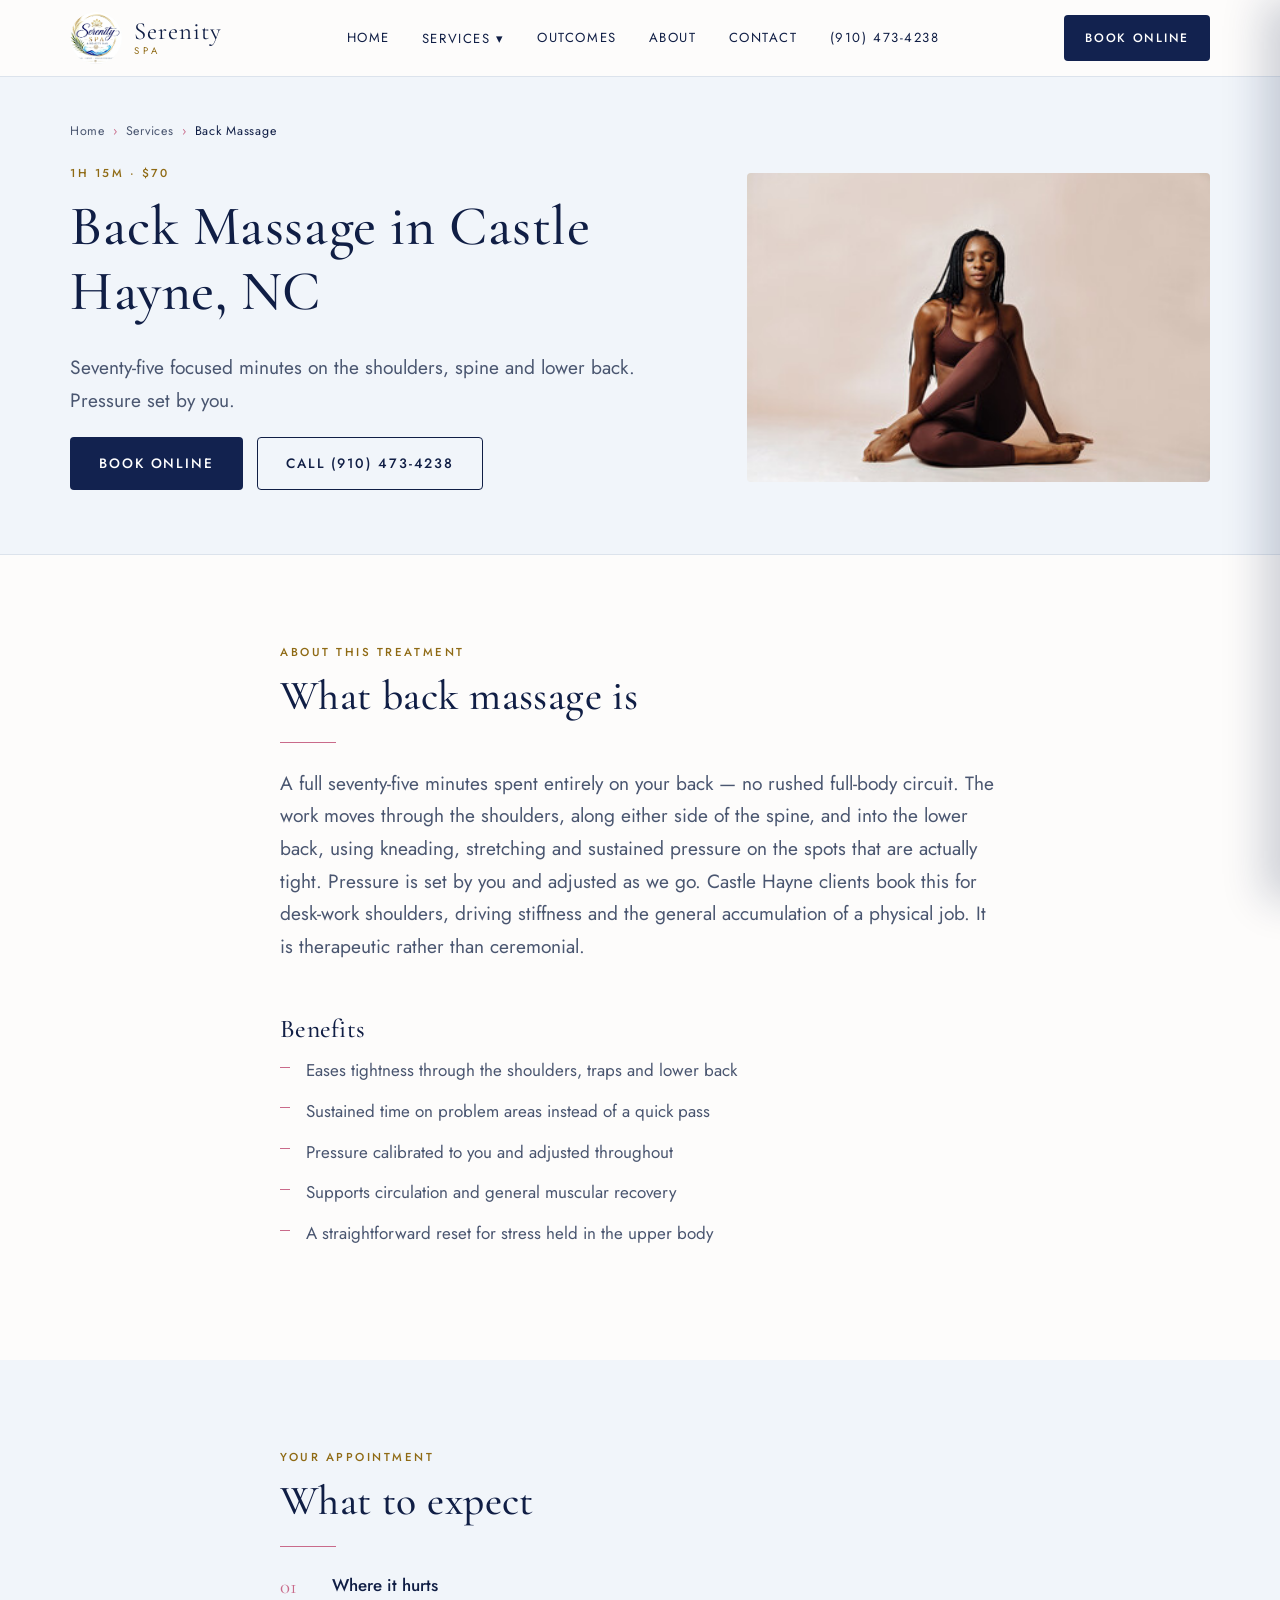
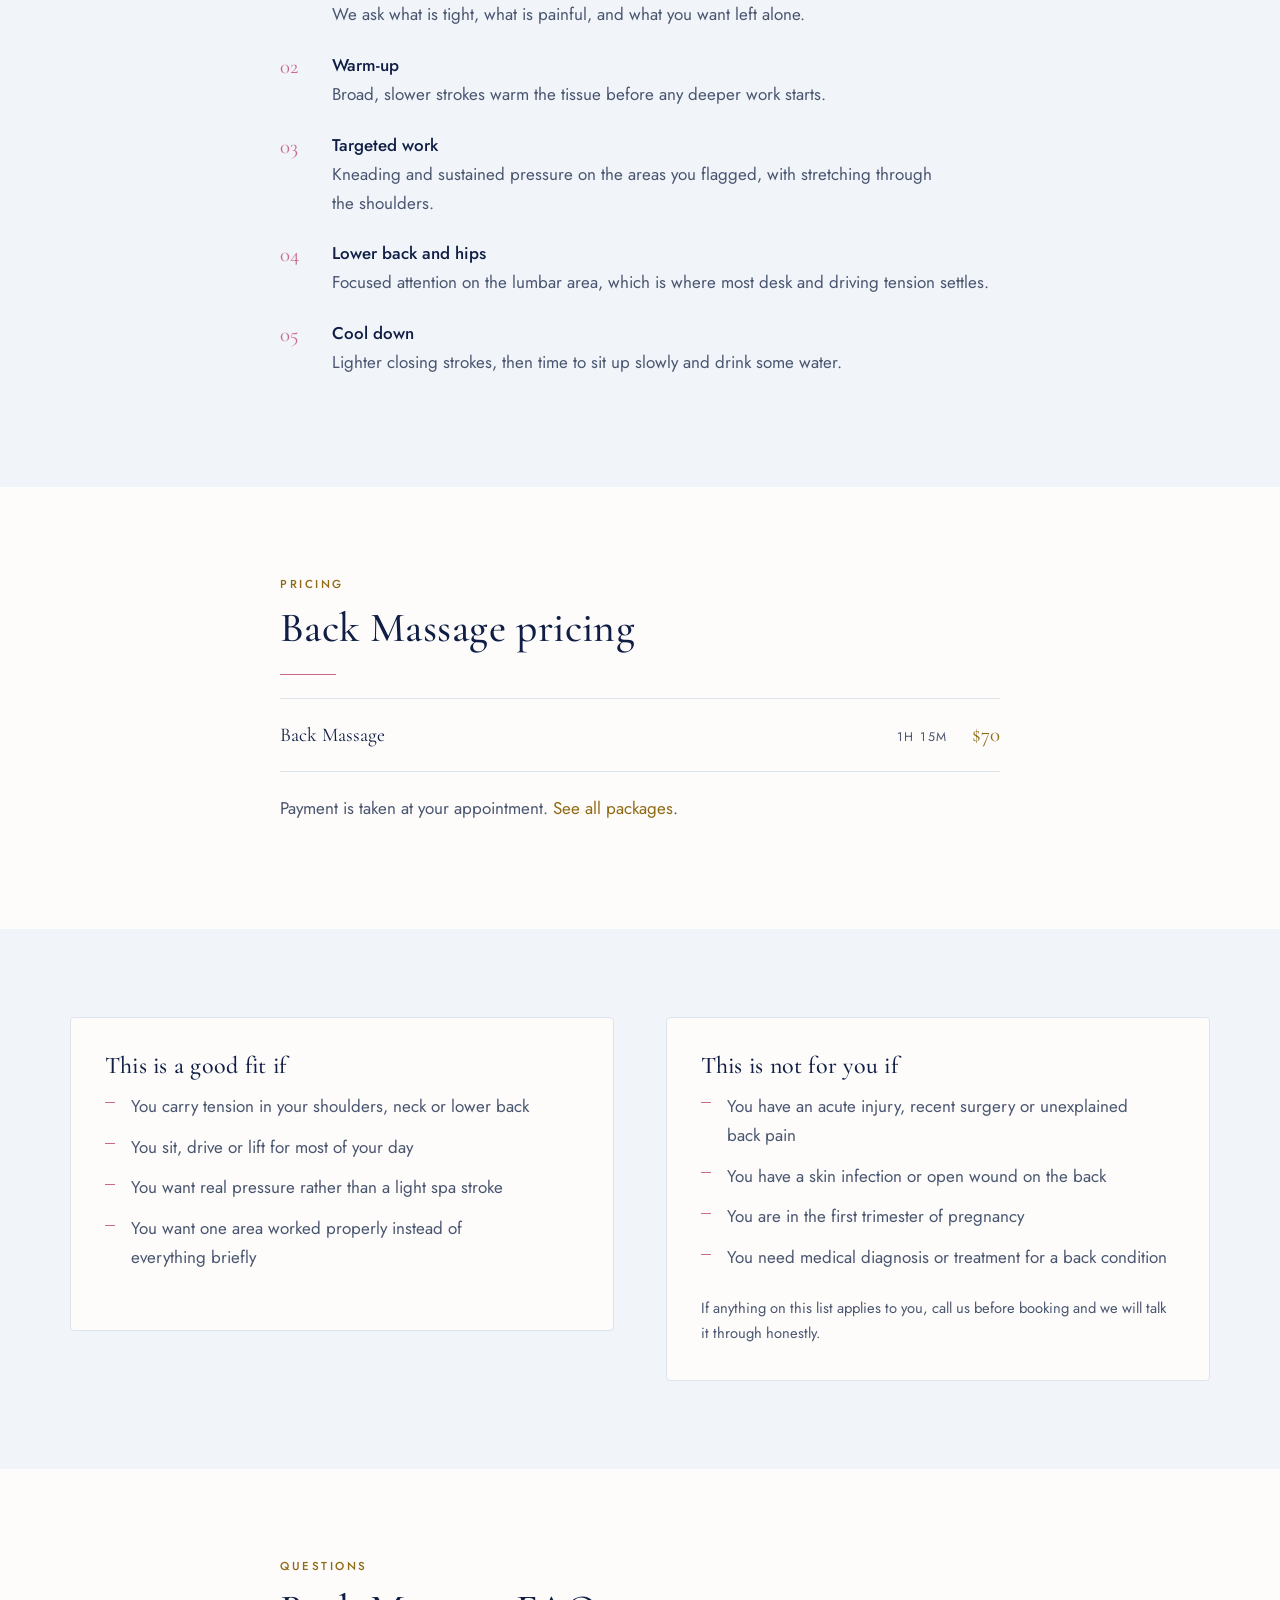
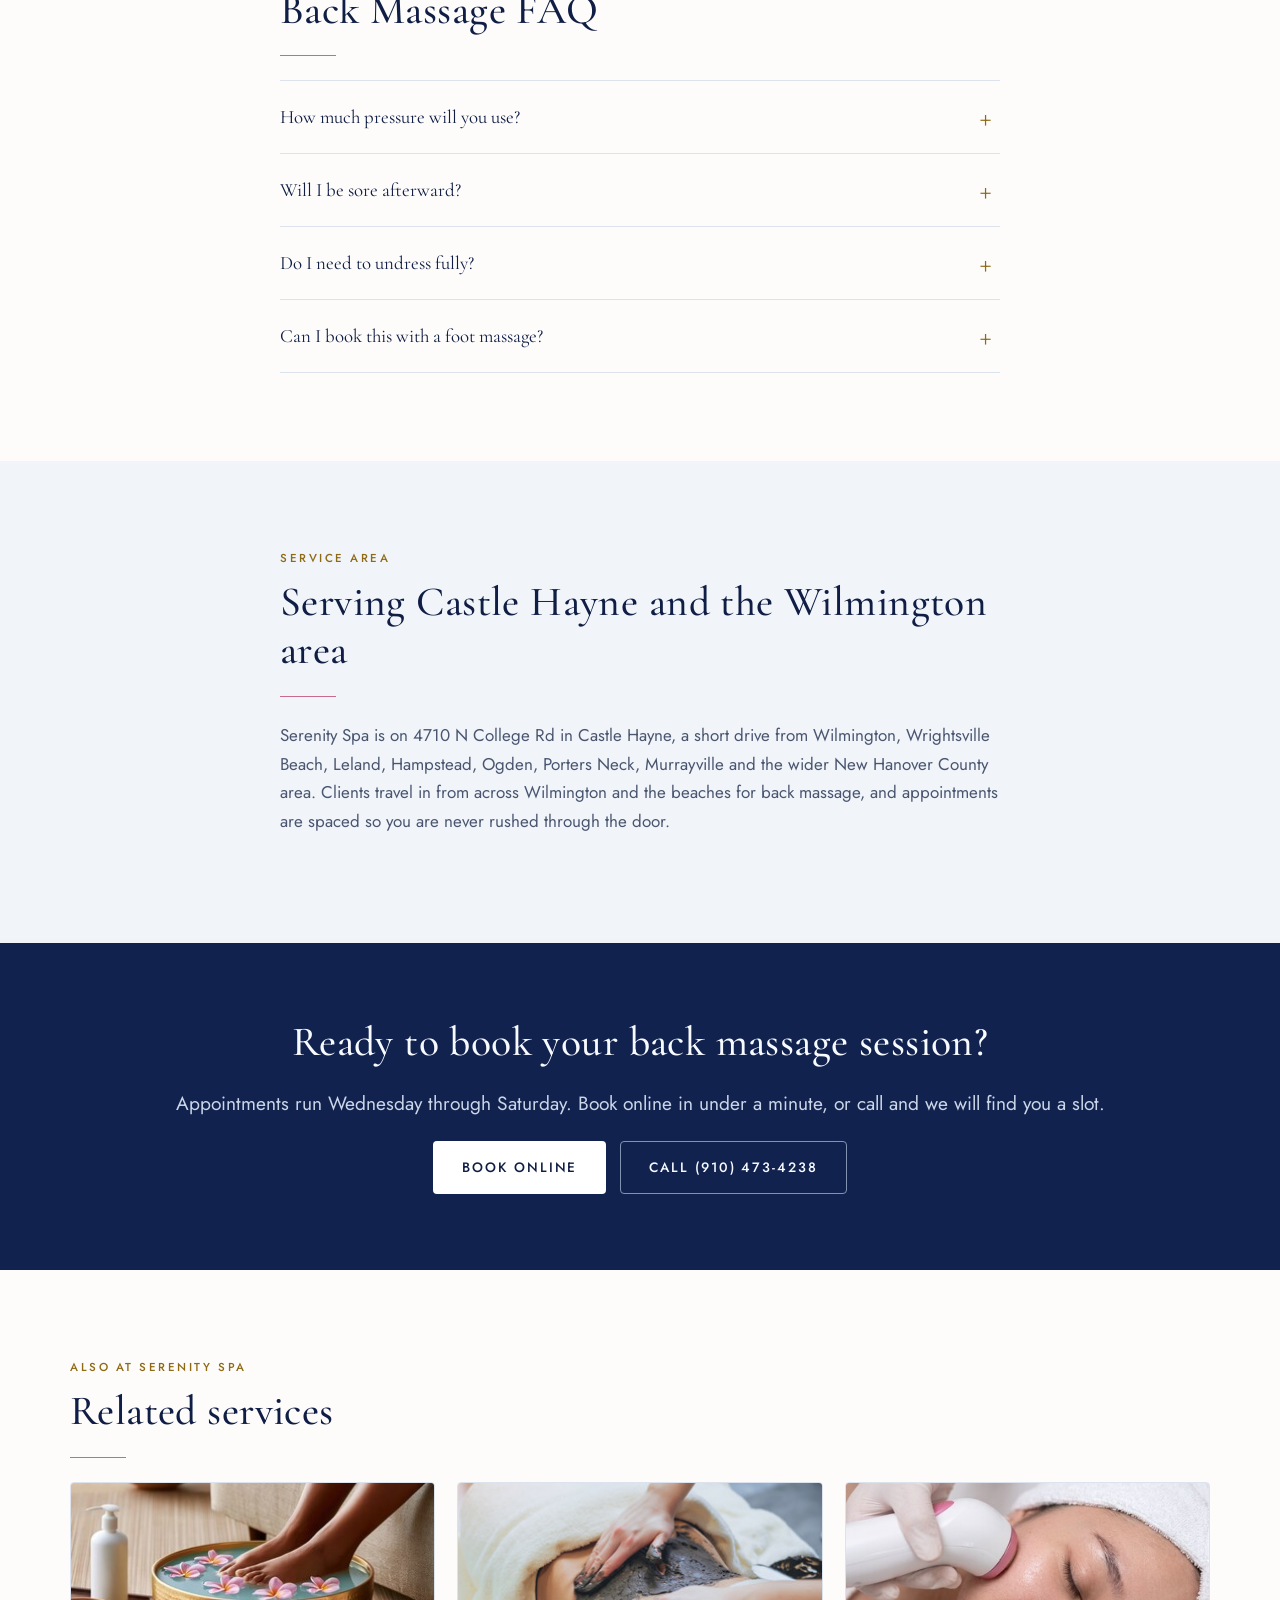
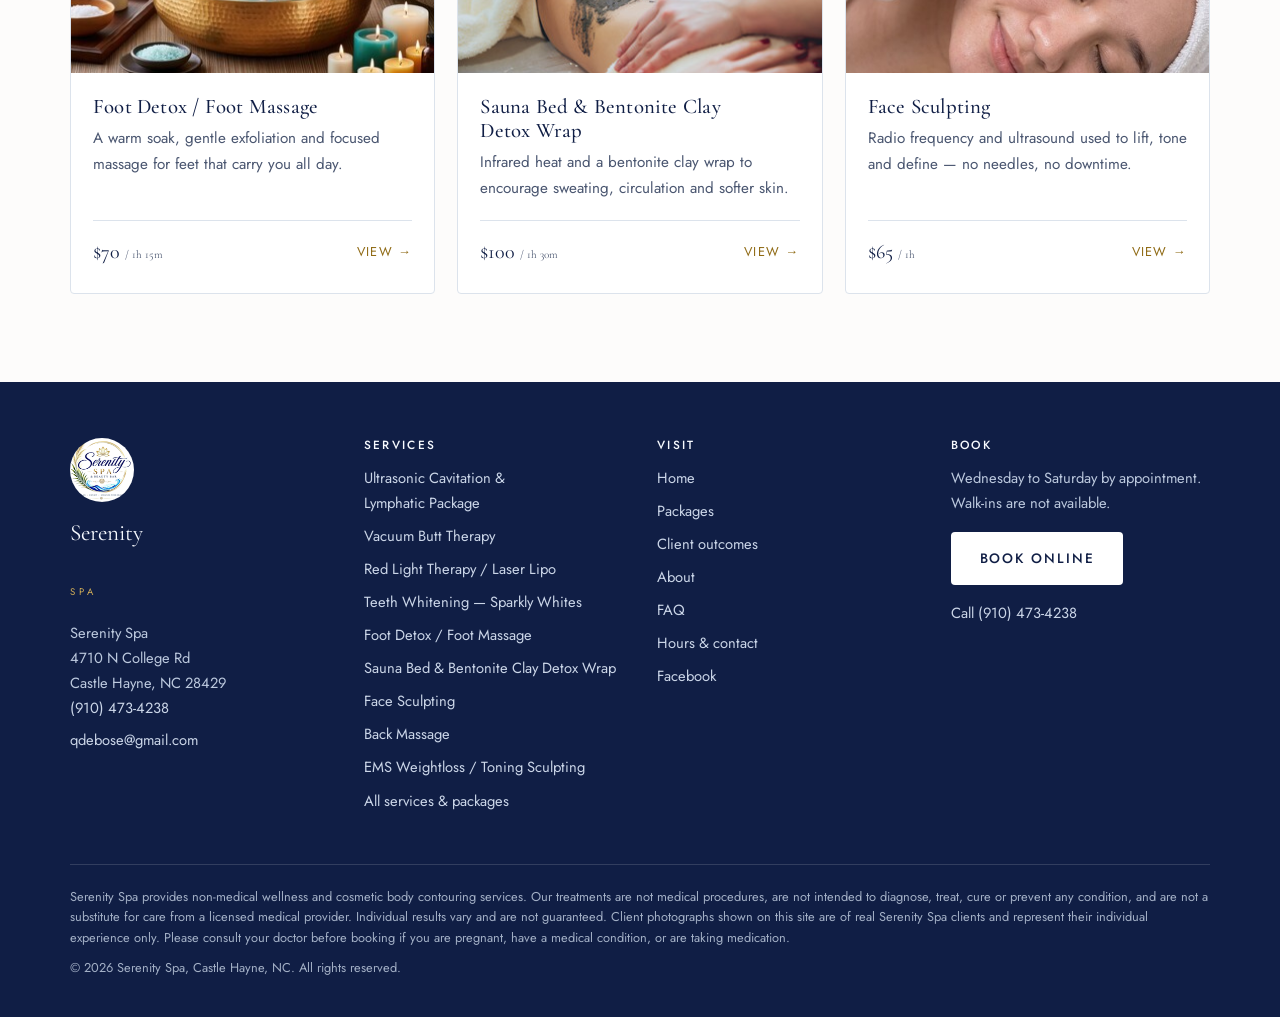
<file: back-massage.html>
<!DOCTYPE html>
<html lang="en">
<head>
<meta charset="utf-8">
<meta name="viewport" content="width=device-width, initial-scale=1">
<title>Back Massage in Castle Hayne, NC | Serenity Spa</title>
<meta name="description" content="Release tight shoulders and a stiff lower back with a focused 75-minute therapeutic back massage in Castle Hayne, NC. Pressure set to your comfort.">
<link rel="canonical" href="https://www.serenityspanc.com/back-massage.html">
<meta name="robots" content="index, follow">
<meta property="og:type" content="website">
<meta property="og:site_name" content="Serenity Spa">
<meta property="og:title" content="Back Massage in Castle Hayne, NC | Serenity Spa">
<meta property="og:description" content="Release tight shoulders and a stiff lower back with a focused 75-minute therapeutic back massage in Castle Hayne, NC. Pressure set to your comfort.">
<meta property="og:url" content="https://www.serenityspanc.com/back-massage.html">
<meta property="og:image" content="https://www.serenityspanc.com/wellness-relaxation-serenity-spa.jpg">
<meta property="og:locale" content="en_US">
<meta name="twitter:card" content="summary_large_image">
<meta name="twitter:title" content="Back Massage in Castle Hayne, NC | Serenity Spa">
<meta name="twitter:description" content="Release tight shoulders and a stiff lower back with a focused 75-minute therapeutic back massage in Castle Hayne, NC. Pressure set to your comfort.">
<meta name="twitter:image" content="https://www.serenityspanc.com/wellness-relaxation-serenity-spa.jpg">
<meta name="theme-color" content="#12224F">
<link rel="preconnect" href="https://fonts.googleapis.com">
<link rel="preconnect" href="https://fonts.gstatic.com" crossorigin>
<link href="https://fonts.googleapis.com/css2?family=Cormorant+Garamond:wght@400;500;600&family=Jost:wght@300;400;500&display=swap" rel="stylesheet">
<link rel="stylesheet" href="styles.css?v=8">
<script type="application/ld+json">{
 "@context": "https://schema.org",
 "@type": "Service",
 "@id": "https://www.serenityspanc.com/back-massage.html#service",
 "name": "Back Massage",
 "serviceType": "Back Massage",
 "url": "https://www.serenityspanc.com/back-massage.html",
 "description": "Release tight shoulders and a stiff lower back with a focused 75-minute therapeutic back massage in Castle Hayne, NC. Pressure set to your comfort.",
 "provider": {
  "@type": "HealthAndBeautyBusiness",
  "@id": "https://www.serenityspanc.com/#business",
  "name": "Serenity Spa",
  "telephone": "(910) 473-4238",
  "url": "https://www.serenityspanc.com/",
  "address": {
   "@type": "PostalAddress",
   "streetAddress": "4710 N College Rd",
   "addressLocality": "Castle Hayne",
   "addressRegion": "NC",
   "postalCode": "28429",
   "addressCountry": "US"
  }
 },
 "areaServed": [
  {
   "@type": "City",
   "name": "Castle Hayne"
  },
  {
   "@type": "City",
   "name": "Wilmington"
  },
  {
   "@type": "City",
   "name": "Wrightsville Beach"
  },
  {
   "@type": "City",
   "name": "Leland"
  },
  {
   "@type": "City",
   "name": "Hampstead"
  },
  {
   "@type": "City",
   "name": "Ogden"
  },
  {
   "@type": "City",
   "name": "Porters Neck"
  },
  {
   "@type": "City",
   "name": "Murrayville"
  },
  {
   "@type": "City",
   "name": "New Hanover County"
  }
 ],
 "offers": {
  "@type": "Offer",
  "price": "70",
  "priceCurrency": "USD",
  "url": "https://book.heygoldie.com/serenity-spa-42836b48d8de/checkout",
  "availability": "https://schema.org/InStock"
 }
}</script>
<script type="application/ld+json">{
 "@context": "https://schema.org",
 "@type": "FAQPage",
 "@id": "https://www.serenityspanc.com/back-massage.html#faq",
 "mainEntity": [
  {
   "@type": "Question",
   "name": "How much pressure will you use?",
   "acceptedAnswer": {
    "@type": "Answer",
    "text": "Whatever you ask for. We check in early and adjust. Deep does not have to mean painful — tell us if it crosses that line."
   }
  },
  {
   "@type": "Question",
   "name": "Will I be sore afterward?",
   "acceptedAnswer": {
    "@type": "Answer",
    "text": "After deeper work you may feel worked-on for a day, similar to after exercise. Water and a warm shower help."
   }
  },
  {
   "@type": "Question",
   "name": "Do I need to undress fully?",
   "acceptedAnswer": {
    "@type": "Answer",
    "text": "No. Only the back is exposed and you are draped throughout. You stay covered everywhere else."
   }
  },
  {
   "@type": "Question",
   "name": "Can I book this with a foot massage?",
   "acceptedAnswer": {
    "@type": "Answer",
    "text": "Yes — back massage and foot detox on the same visit is a common pairing and makes for a genuinely restful afternoon."
   }
  }
 ]
}</script>
<script type="application/ld+json">{
 "@context": "https://schema.org",
 "@type": "BreadcrumbList",
 "@id": "https://www.serenityspanc.com/back-massage.html#breadcrumbs",
 "itemListElement": [
  {
   "@type": "ListItem",
   "position": 1,
   "name": "Home",
   "item": "https://www.serenityspanc.com/index.html"
  },
  {
   "@type": "ListItem",
   "position": 2,
   "name": "Services",
   "item": "https://www.serenityspanc.com/services.html"
  },
  {
   "@type": "ListItem",
   "position": 3,
   "name": "Back Massage",
   "item": "https://www.serenityspanc.com/back-massage.html"
  }
 ]
}</script>
</head>
<body><a class="skip" href="#main">Skip to content</a>
<header class="site-header">
  <div class="wrap header-inner">
    <a class="logo" href="index.html" aria-label="Serenity Spa home"><img src="serenity-spa-logo.jpg" alt="Serenity Spa &amp; Beauty Bar logo" width="52" height="52"><span class="lockup"><span class="l1">Serenity</span><span class="l2">Spa</span></span></a>
    <nav class="nav" aria-label="Main">
      <a class="navlink" href="index.html">Home</a>
      <div class="has-drop">
        <button class="navlink" type="button" aria-expanded="false" aria-haspopup="true">Services <span aria-hidden="true">&#9662;</span></button>
        <div class="drop">
          <a href="ultrasonic-cavitation.html"><span>Ultrasonic Cavitation &amp; Lymphatic Package</span><span class="price">$150</span></a>
          <a href="vacuum-butt-therapy.html"><span>Vacuum Butt Therapy</span><span class="price">$150</span></a>
          <a href="red-light-therapy-laser-lipo.html"><span>Red Light Therapy / Laser Lipo</span><span class="price">$80</span></a>
          <a href="teeth-whitening.html"><span>Teeth Whitening — Sparkly Whites</span><span class="price">$90</span></a>
          <a href="foot-detox-massage.html"><span>Foot Detox / Foot Massage</span><span class="price">$70</span></a>
          <a href="sauna-bed-detox-wrap.html"><span>Sauna Bed &amp; Bentonite Clay Detox Wrap</span><span class="price">$100</span></a>
          <a href="face-sculpting.html"><span>Face Sculpting</span><span class="price">$65</span></a>
          <a href="back-massage.html" aria-current="page"><span>Back Massage</span><span class="price">$70</span></a>
          <a href="ems-body-sculpting.html"><span>EMS Weightloss / Toning Sculpting</span><span class="price">$250</span></a>
          <a class="drop-all" href="services.html">All services &amp; packages</a>
        </div>
      </div>
      <a class="navlink" href="outcomes.html">Outcomes</a>
      <a class="navlink" href="index.html#about">About</a>
      <a class="navlink" href="index.html#contact">Contact</a>
      <a class="navlink" href="tel:+19104734238">(910) 473-4238</a>
    </nav>
    <div class="header-cta">
      <a class="btn btn-primary" href="https://book.heygoldie.com/serenity-spa-42836b48d8de/checkout" target="_blank" rel="noopener">Book Online</a>
      <button class="burger" type="button" aria-label="Open menu" aria-expanded="false" aria-controls="mobile-drawer"><span></span></button>
    </div>
  </div>
</header>
<div class="drawer-scrim"></div>
<div class="drawer" id="mobile-drawer" role="dialog" aria-label="Menu" aria-hidden="true">
  <div class="drawer-head">
    <span class="logo"><img src="serenity-spa-logo.jpg" alt="" width="44" height="44"><span class="lockup"><span class="l1">Serenity</span><span class="l2">Spa</span></span></span>
    <button class="drawer-close" type="button" aria-label="Close menu">&times;</button>
  </div>
  <nav aria-label="Mobile">
    <a href="index.html">Home</a>
    <a href="services.html">All Services &amp; Packages</a>
    <p class="group-label">Services</p>
    <a href="ultrasonic-cavitation.html">Ultrasonic Cavitation &amp; Lymphatic Package &mdash; $150</a>
    <a href="vacuum-butt-therapy.html">Vacuum Butt Therapy &mdash; $150</a>
    <a href="red-light-therapy-laser-lipo.html">Red Light Therapy / Laser Lipo &mdash; $80</a>
    <a href="teeth-whitening.html">Teeth Whitening — Sparkly Whites &mdash; $90</a>
    <a href="foot-detox-massage.html">Foot Detox / Foot Massage &mdash; $70</a>
    <a href="sauna-bed-detox-wrap.html">Sauna Bed &amp; Bentonite Clay Detox Wrap &mdash; $100</a>
    <a href="face-sculpting.html">Face Sculpting &mdash; $65</a>
    <a href="back-massage.html" aria-current="page">Back Massage &mdash; $70</a>
    <a href="ems-body-sculpting.html">EMS Weightloss / Toning Sculpting &mdash; $250</a>
    <p class="group-label">More</p>
    <a href="outcomes.html">Client Outcomes</a>
    <a href="index.html#about">About the spa</a>
    <a href="index.html#faq">FAQ</a>
    <a href="index.html#contact">Hours &amp; contact</a>
    <a href="tel:+19104734238">Call (910) 473-4238</a>
  </nav>
  <a class="btn btn-primary" href="https://book.heygoldie.com/serenity-spa-42836b48d8de/checkout" target="_blank" rel="noopener">Book Online</a>
</div>
<main id="main">
<div class="page-hero">
  <div class="wrap">
    <nav class="crumbs" aria-label="Breadcrumb">
      <ol>
        <li><a href="index.html">Home</a></li>
        <li><a href="services.html">Services</a></li>
        <li><span aria-current="page">Back Massage</span></li>
      </ol>
    </nav>
    <div class="hero-split">
      <div>
        <p class="eyebrow">1h 15m &middot; $70</p>
        <h1>Back Massage in Castle Hayne, NC</h1>
        <p class="lede">Seventy-five focused minutes on the shoulders, spine and lower back. Pressure set by you.</p>
        <div class="btn-row">
          <a class="btn btn-primary" href="https://book.heygoldie.com/serenity-spa-42836b48d8de/checkout" target="_blank" rel="noopener">Book Online</a>
          <a class="btn btn-secondary" href="tel:+19104734238">Call (910) 473-4238</a>
        </div>
      </div>
      <div><img src="wellness-relaxation-serenity-spa.jpg" alt="Woman sitting calmly in athletic wear, representing relaxation and recovery at Serenity Spa" width="360" height="240" decoding="async"></div>
    </div>
  </div>
</div>

<section>
  <div class="wrap narrow">
    
    <p class="eyebrow">About this treatment</p>
    <h2>What back massage is</h2>
    <hr class="rule">
    <p class="lede">A full seventy-five minutes spent entirely on your back — no rushed full-body circuit. The work moves through the shoulders, along either side of the spine, and into the lower back, using kneading, stretching and sustained pressure on the spots that are actually tight. Pressure is set by you and adjusted as we go. Castle Hayne clients book this for desk-work shoulders, driving stiffness and the general accumulation of a physical job. It is therapeutic rather than ceremonial.</p>
    <h3 style="margin-top:2em">Benefits</h3>
    <ul class="checks"><li>Eases tightness through the shoulders, traps and lower back</li><li>Sustained time on problem areas instead of a quick pass</li><li>Pressure calibrated to you and adjusted throughout</li><li>Supports circulation and general muscular recovery</li><li>A straightforward reset for stress held in the upper body</li></ul>
  </div>
</section>

<section class="bg-sand">
  <div class="wrap narrow">
    <p class="eyebrow">Your appointment</p>
    <h2>What to expect</h2>
    <hr class="rule">
    <ol class="steps"><li><strong>Where it hurts</strong>We ask what is tight, what is painful, and what you want left alone.</li><li><strong>Warm-up</strong>Broad, slower strokes warm the tissue before any deeper work starts.</li><li><strong>Targeted work</strong>Kneading and sustained pressure on the areas you flagged, with stretching through the shoulders.</li><li><strong>Lower back and hips</strong>Focused attention on the lumbar area, which is where most desk and driving tension settles.</li><li><strong>Cool down</strong>Lighter closing strokes, then time to sit up slowly and drink some water.</li></ol>
  </div>
</section>

<section>
  <div class="wrap narrow">
    <p class="eyebrow">Pricing</p>
    <h2>Back Massage pricing</h2>
    <hr class="rule">
    <div class="pkg-list"><div class="pkg"><span class="name">Back Massage</span><span class="dur">1h 15m</span><span class="price">$70</span></div></div>
    <p style="margin-top:22px">Payment is taken at your appointment. <a href="services.html#packages">See all packages</a>.</p>
  </div>
</section>

<section class="bg-sand">
  <div class="wrap">
    <div class="split" style="align-items:start">
      <div class="panel">
        <h2 style="font-size:1.5rem">This is a good fit if</h2>
        <ul class="checks"><li>You carry tension in your shoulders, neck or lower back</li><li>You sit, drive or lift for most of your day</li><li>You want real pressure rather than a light spa stroke</li><li>You want one area worked properly instead of everything briefly</li></ul>
      </div>
      <div class="panel">
        <h2 style="font-size:1.5rem">This is not for you if</h2>
        <ul class="checks"><li>You have an acute injury, recent surgery or unexplained back pain</li><li>You have a skin infection or open wound on the back</li><li>You are in the first trimester of pregnancy</li><li>You need medical diagnosis or treatment for a back condition</li></ul>
        <p style="font-size:.92rem;margin-bottom:0">If anything on this list applies to you, call us before booking and we will talk it through honestly.</p>
      </div>
    </div>
  </div>
</section>



<section>
  <div class="wrap narrow">
    <p class="eyebrow">Questions</p>
    <h2>Back Massage FAQ</h2>
    <hr class="rule">
    <div class="faq"><details class="qa"><summary>How much pressure will you use?</summary><div class="a"><p>Whatever you ask for. We check in early and adjust. Deep does not have to mean painful — tell us if it crosses that line.</p></div></details><details class="qa"><summary>Will I be sore afterward?</summary><div class="a"><p>After deeper work you may feel worked-on for a day, similar to after exercise. Water and a warm shower help.</p></div></details><details class="qa"><summary>Do I need to undress fully?</summary><div class="a"><p>No. Only the back is exposed and you are draped throughout. You stay covered everywhere else.</p></div></details><details class="qa"><summary>Can I book this with a foot massage?</summary><div class="a"><p>Yes — back massage and foot detox on the same visit is a common pairing and makes for a genuinely restful afternoon.</p></div></details></div>
  </div>
</section>

<section class="bg-sand">
  <div class="wrap narrow">
    <p class="eyebrow">Service area</p>
    <h2>Serving Castle Hayne and the Wilmington area</h2>
    <hr class="rule">
    <p>Serenity Spa is on 4710 N College Rd in Castle Hayne, a short drive from Wilmington, Wrightsville Beach, Leland, Hampstead, Ogden, Porters Neck, Murrayville and the wider New Hanover County area. Clients travel in from across Wilmington and the beaches for back massage, and appointments are spaced so you are never rushed through the door.</p>
  </div>
</section>

<section class="cta-band">
  <div class="wrap center">
    <h2>Ready to book your back massage session?</h2>
    <p class="lede">Appointments run Wednesday through Saturday. Book online in under a minute, or call and we will find you a slot.</p>
    <div class="btn-row" style="justify-content:center">
      <a class="btn btn-light" href="https://book.heygoldie.com/serenity-spa-42836b48d8de/checkout" target="_blank" rel="noopener">Book Online</a>
      <a class="btn btn-outline-light" href="tel:+19104734238">Call (910) 473-4238</a>
    </div>
  </div>
</section>

<section>
  <div class="wrap">
    <p class="eyebrow">Also at Serenity Spa</p>
    <h2>Related services</h2>
    <hr class="rule">
    <div class="grid grid-3"><a class="card card-link" href="foot-detox-massage.html"><img src="foot-detox-soak-massage-castle-hayne.jpg" alt="Feet resting in a warm floral foot soak beside candles and spa salts" width="360" height="240" loading="lazy" decoding="async"><div class="card-body"><h3>Foot Detox / Foot Massage</h3><p>A warm soak, gentle exfoliation and focused massage for feet that carry you all day.</p><div class="meta"><span class="price">$70 <span style="font-size:.7rem;color:var(--body)">/ 1h 15m</span></span><span class="go">View &rarr;</span></div></div></a><a class="card card-link" href="sauna-bed-detox-wrap.html"><img src="bentonite-clay-detox-wrap-castle-hayne.jpg" alt="Bentonite clay being applied during a detox body wrap at Serenity Spa" width="360" height="240" loading="lazy" decoding="async"><div class="card-body"><h3>Sauna Bed &amp; Bentonite Clay Detox Wrap</h3><p>Infrared heat and a bentonite clay wrap to encourage sweating, circulation and softer skin.</p><div class="meta"><span class="price">$100 <span style="font-size:.7rem;color:var(--body)">/ 1h 30m</span></span><span class="go">View &rarr;</span></div></div></a><a class="card card-link" href="face-sculpting.html"><img src="face-sculpting-treatment-castle-hayne.jpg" alt="Radio frequency handpiece being moved across a client’s cheek during face sculpting" width="430" height="240" loading="lazy" decoding="async"><div class="card-body"><h3>Face Sculpting</h3><p>Radio frequency and ultrasound used to lift, tone and define — no needles, no downtime.</p><div class="meta"><span class="price">$65 <span style="font-size:.7rem;color:var(--body)">/ 1h</span></span><span class="go">View &rarr;</span></div></div></a></div>
  </div>
</section>
</main>
<footer class="site-footer">
  <div class="wrap">
    <div class="foot-grid">
      <div>
        <span class="foot-logo"><img src="serenity-spa-logo.jpg" alt="Serenity Spa &amp; Beauty Bar logo" width="64" height="64"><span class="l1">Serenity</span><br><span class="l2">Spa</span></span>
        <address class="nap" style="margin-top:18px">
          Serenity Spa<br>
          4710 N College Rd<br>Castle Hayne, NC 28429<br>
          <a href="tel:+19104734238">(910) 473-4238</a><br>
          <a href="mailto:qdebose@gmail.com">qdebose@gmail.com</a>
        </address>
      </div>
      <div>
        <h4>Services</h4>
        <ul><li><a href="ultrasonic-cavitation.html">Ultrasonic Cavitation &amp; Lymphatic Package</a></li><li><a href="vacuum-butt-therapy.html">Vacuum Butt Therapy</a></li><li><a href="red-light-therapy-laser-lipo.html">Red Light Therapy / Laser Lipo</a></li><li><a href="teeth-whitening.html">Teeth Whitening — Sparkly Whites</a></li><li><a href="foot-detox-massage.html">Foot Detox / Foot Massage</a></li><li><a href="sauna-bed-detox-wrap.html">Sauna Bed &amp; Bentonite Clay Detox Wrap</a></li><li><a href="face-sculpting.html">Face Sculpting</a></li><li><a href="back-massage.html">Back Massage</a></li><li><a href="ems-body-sculpting.html">EMS Weightloss / Toning Sculpting</a></li><li><a href="services.html">All services &amp; packages</a></li></ul>
      </div>
      <div>
        <h4>Visit</h4>
        <ul>
          <li><a href="index.html">Home</a></li>
          <li><a href="index.html#packages">Packages</a></li>
          <li><a href="outcomes.html">Client outcomes</a></li>
          <li><a href="index.html#about">About</a></li>
          <li><a href="index.html#faq">FAQ</a></li>
          <li><a href="index.html#contact">Hours &amp; contact</a></li>
          <li><a href="https://www.facebook.com/ladyQ38" target="_blank" rel="noopener">Facebook</a></li>
        </ul>
      </div>
      <div>
        <h4>Book</h4>
        <p>Wednesday to Saturday by appointment. Walk-ins are not available.</p>
        <p><a class="btn btn-light" href="https://book.heygoldie.com/serenity-spa-42836b48d8de/checkout" target="_blank" rel="noopener">Book Online</a></p>
        <p><a href="tel:+19104734238">Call (910) 473-4238</a></p>
      </div>
    </div>
    <div class="disclaimer">
      <p>Serenity Spa provides non-medical wellness and cosmetic body contouring services. Our treatments are not medical procedures, are not intended to diagnose, treat, cure or prevent any condition, and are not a substitute for care from a licensed medical provider. Individual results vary and are not guaranteed. Client photographs shown on this site are of real Serenity Spa clients and represent their individual experience only. Please consult your doctor before booking if you are pregnant, have a medical condition, or are taking medication.</p>
      <p>&copy; 2026 Serenity Spa, Castle Hayne, NC. All rights reserved.</p>
    </div>
  </div>
</footer>
<div class="sticky-cta">
  <a class="call" href="tel:+19104734238">Call Now</a>
  <a class="book" href="https://book.heygoldie.com/serenity-spa-42836b48d8de/checkout" target="_blank" rel="noopener">Book Online</a>
</div>
<script src="script.js?v=2"></script>
</body>
</html>
</file>
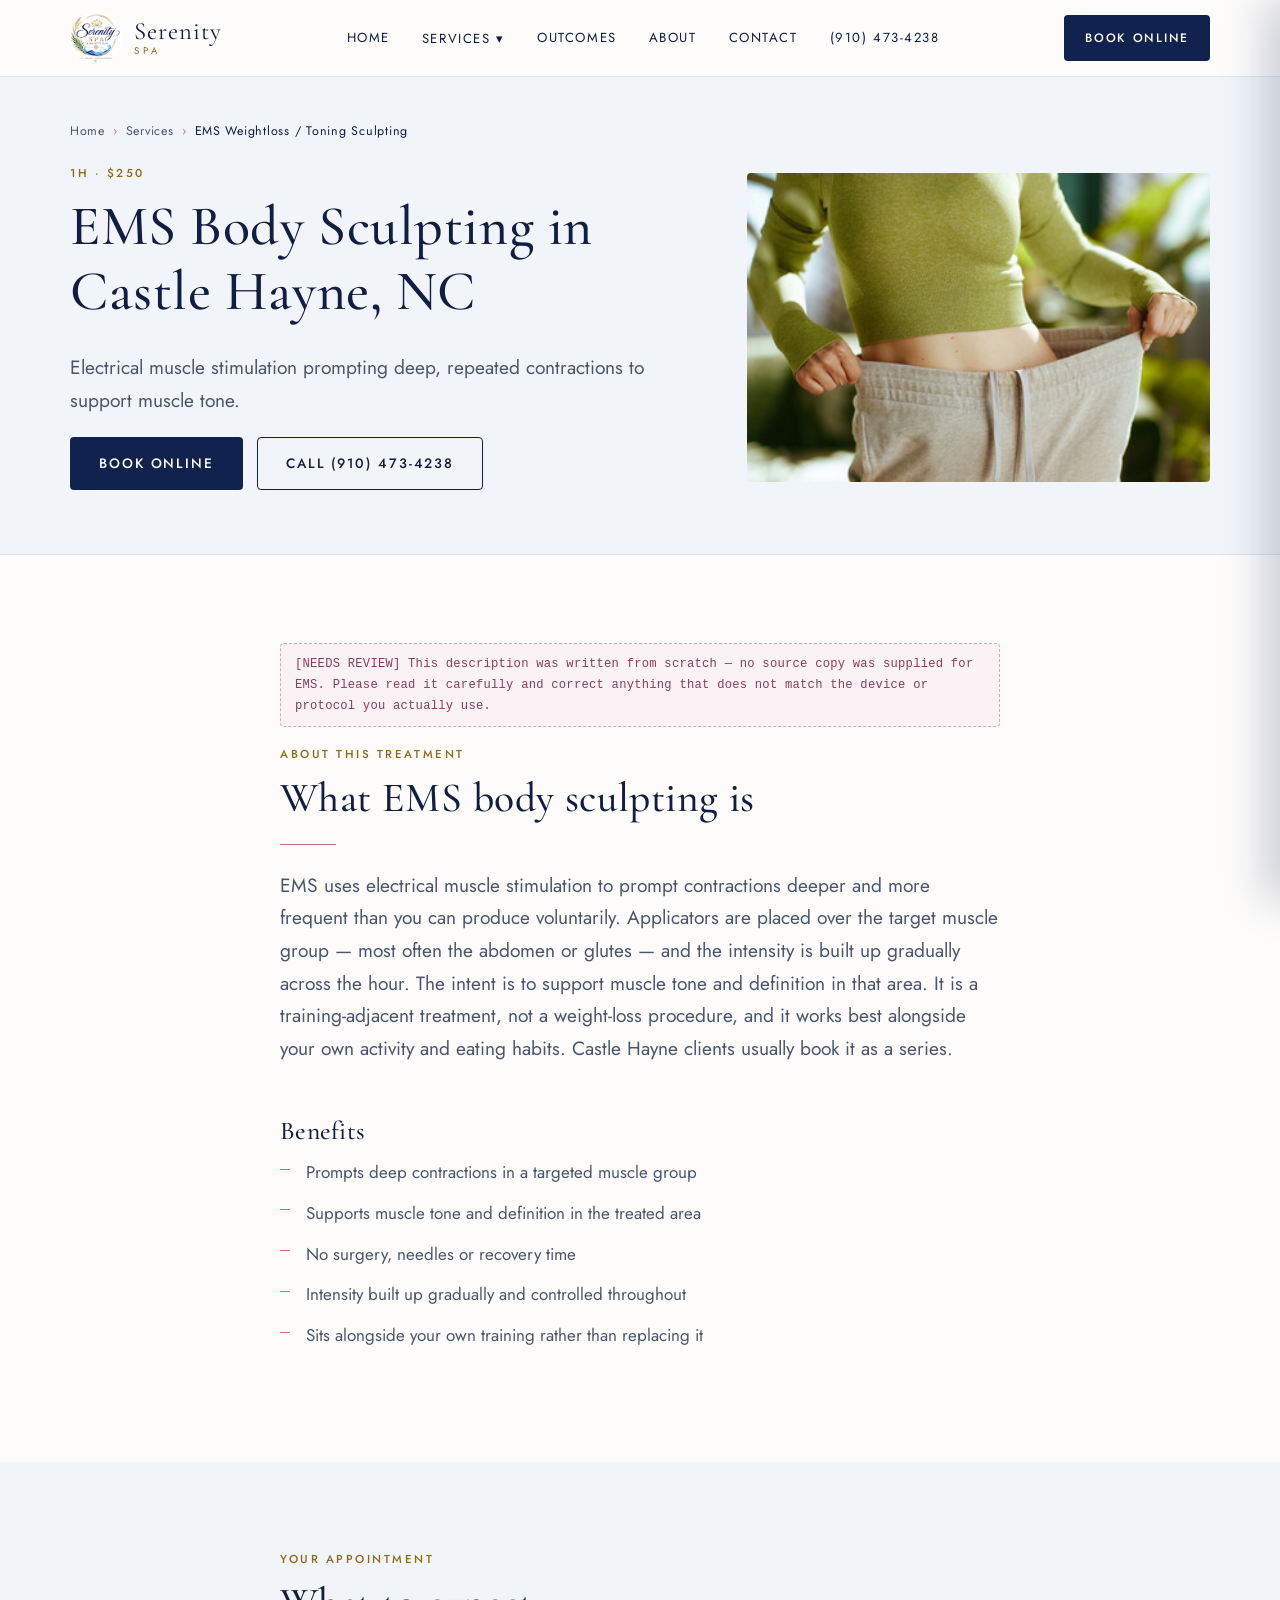
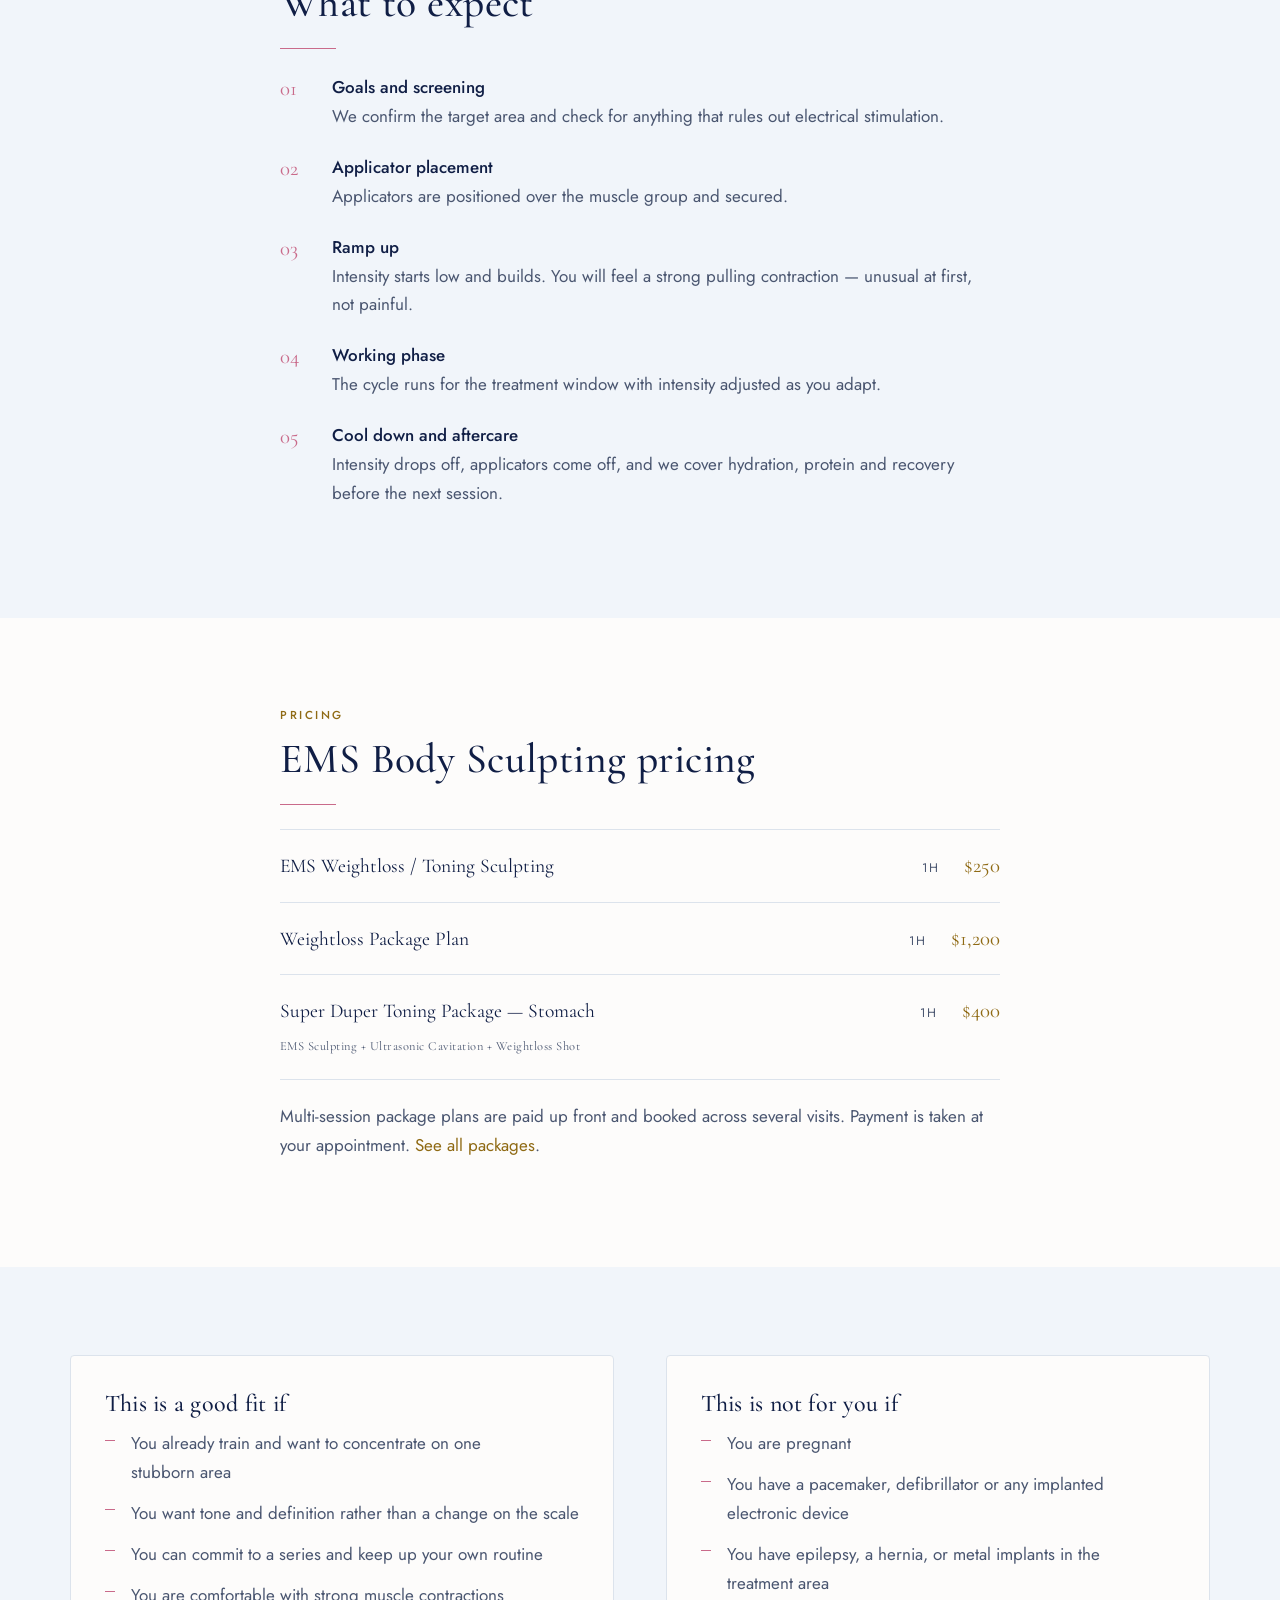
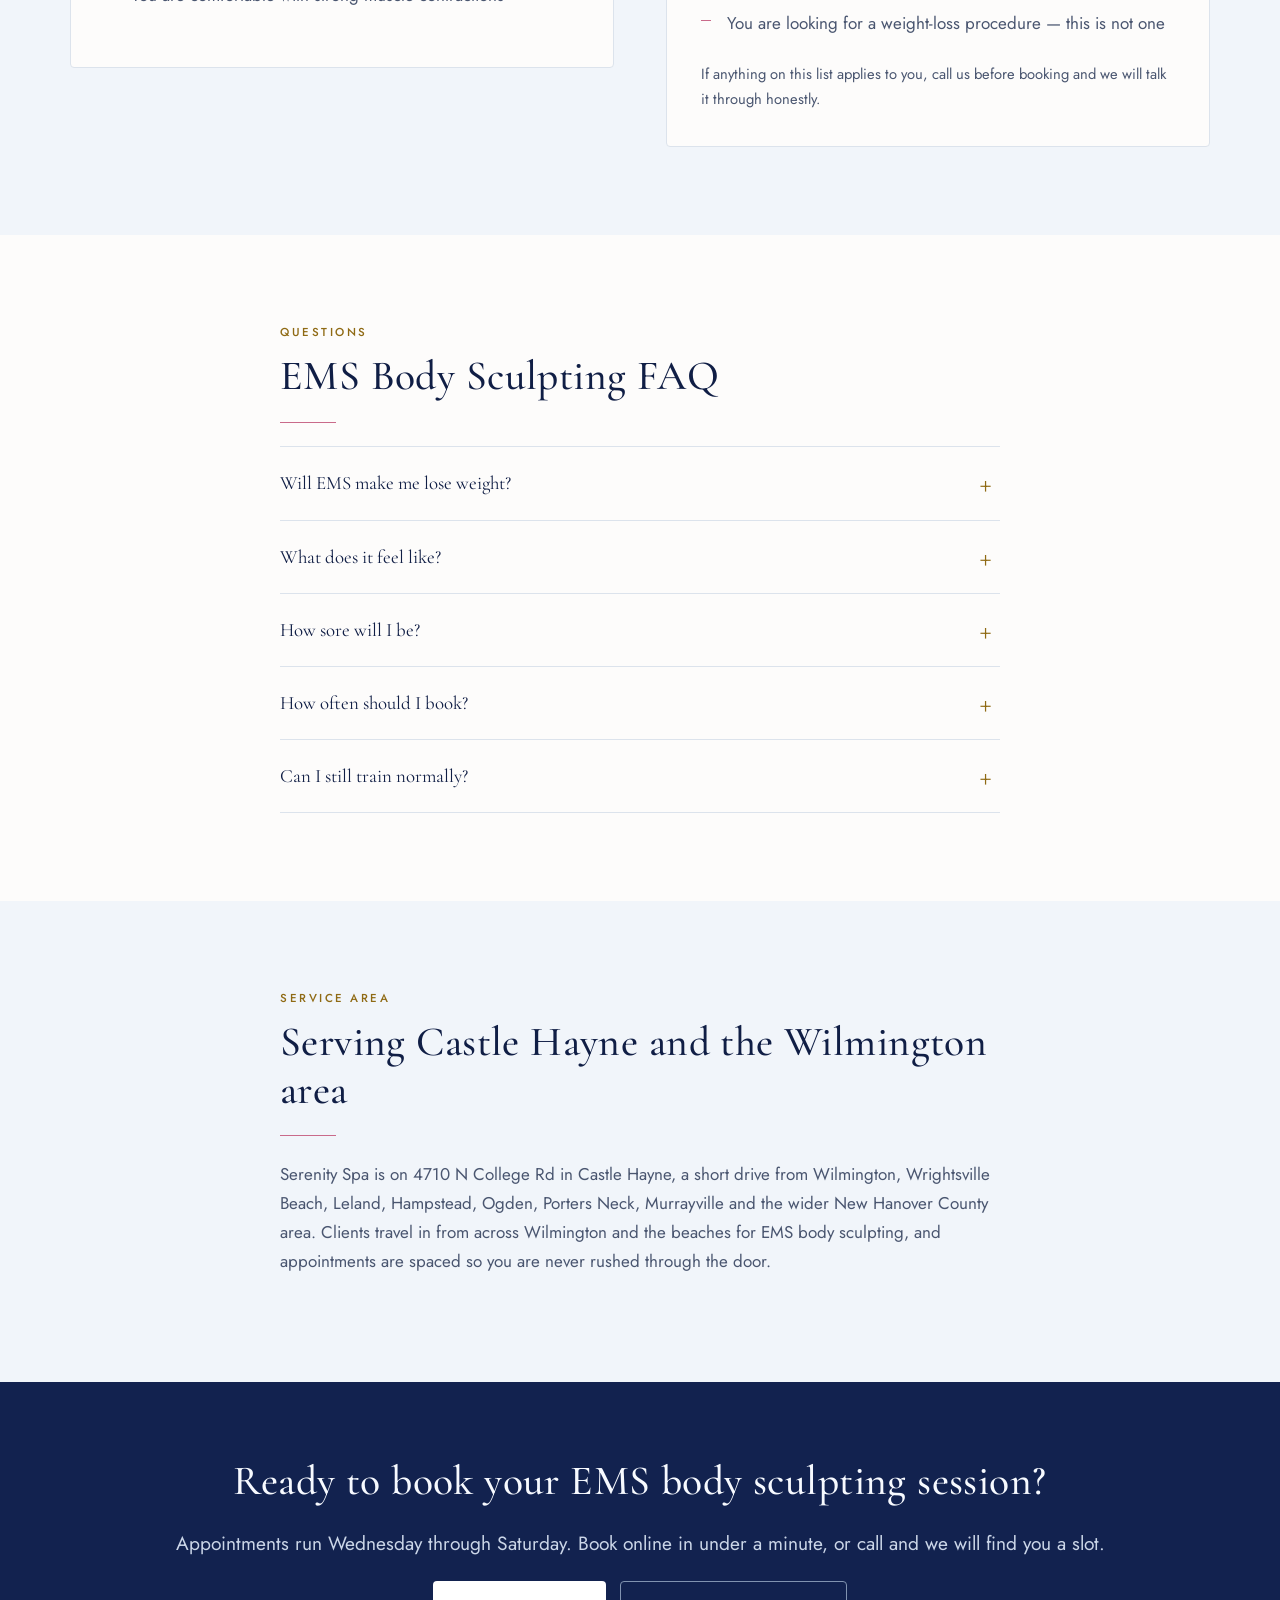
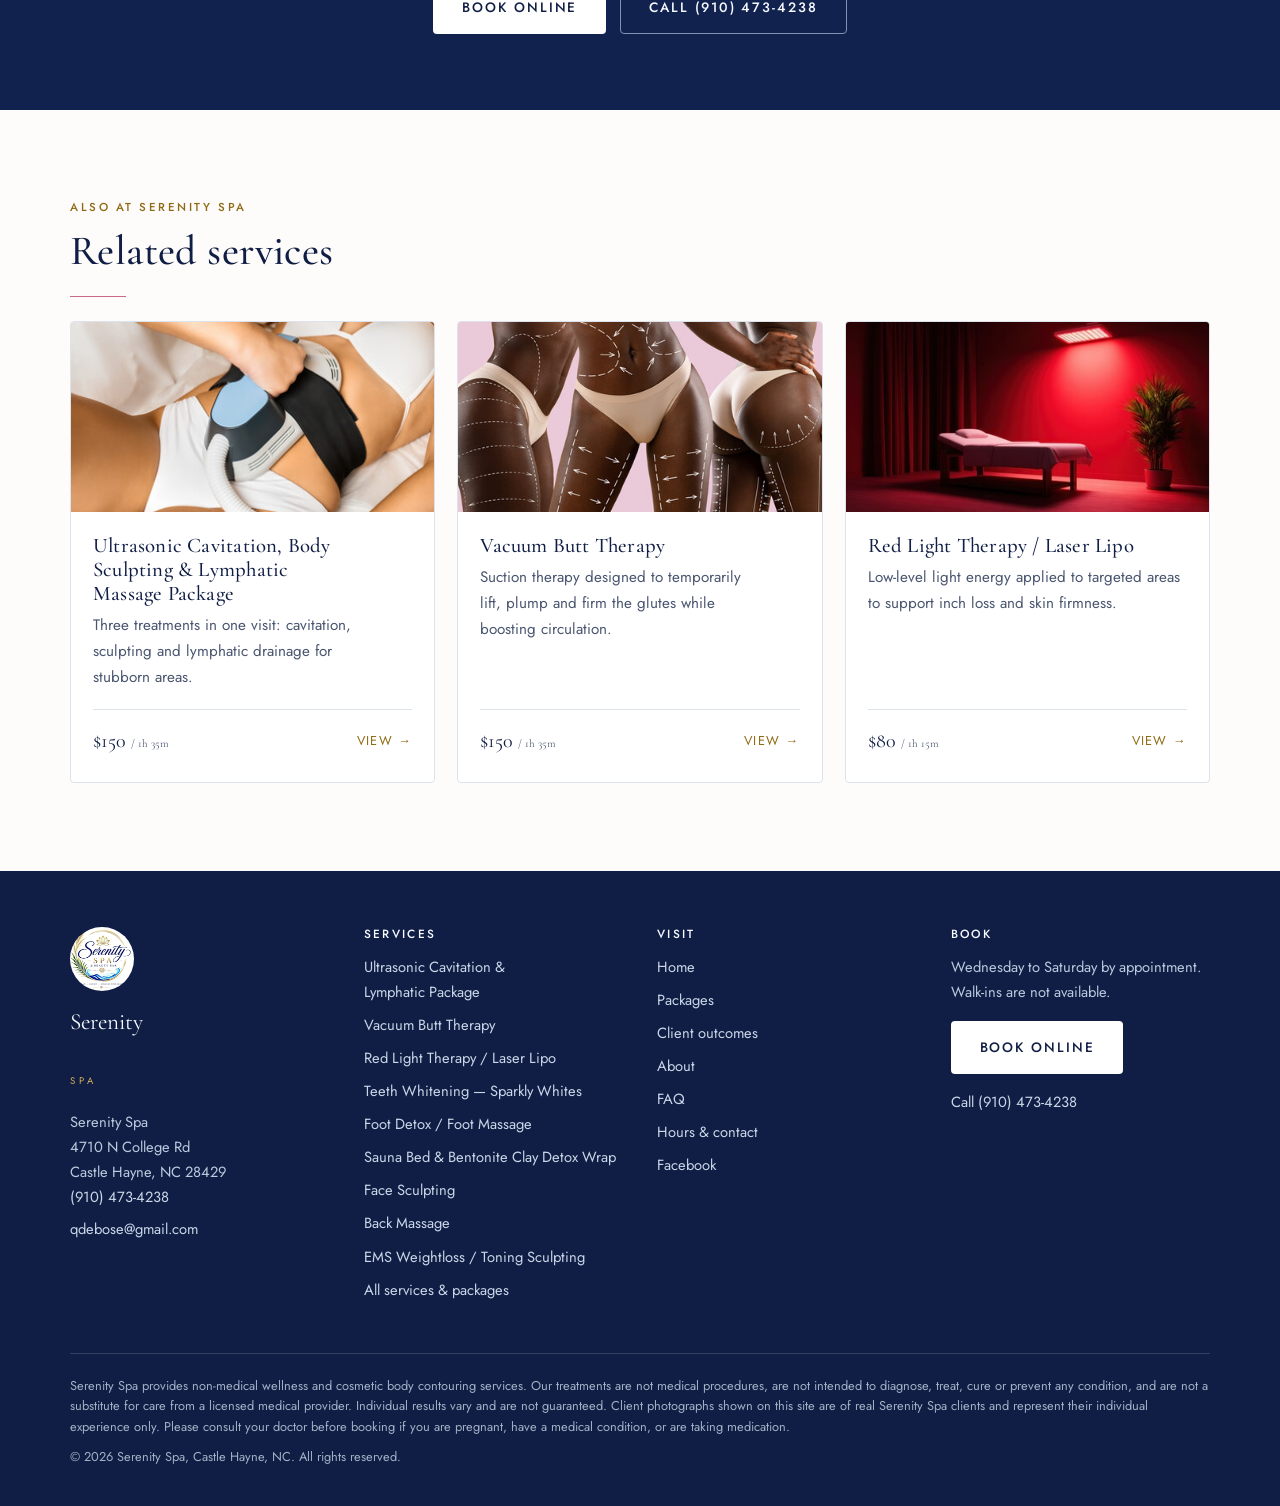
<file: ems-body-sculpting.html>
<!DOCTYPE html>
<html lang="en">
<head>
<meta charset="utf-8">
<meta name="viewport" content="width=device-width, initial-scale=1">
<title>EMS Body Sculpting in Castle Hayne, NC | Serenity Spa</title>
<meta name="description" content="EMS muscle stimulation toning in Castle Hayne, NC. One hour of intense, supervised contractions designed to support muscle tone — no surgery, no downtime.">
<link rel="canonical" href="https://www.serenityspanc.com/ems-body-sculpting.html">
<meta name="robots" content="index, follow">
<meta property="og:type" content="website">
<meta property="og:site_name" content="Serenity Spa">
<meta property="og:title" content="EMS Body Sculpting in Castle Hayne, NC | Serenity Spa">
<meta property="og:description" content="EMS muscle stimulation toning in Castle Hayne, NC. One hour of intense, supervised contractions designed to support muscle tone — no surgery, no downtime.">
<meta property="og:url" content="https://www.serenityspanc.com/ems-body-sculpting.html">
<meta property="og:image" content="https://www.serenityspanc.com/weight-loss-support-castle-hayne.jpg">
<meta property="og:locale" content="en_US">
<meta name="twitter:card" content="summary_large_image">
<meta name="twitter:title" content="EMS Body Sculpting in Castle Hayne, NC | Serenity Spa">
<meta name="twitter:description" content="EMS muscle stimulation toning in Castle Hayne, NC. One hour of intense, supervised contractions designed to support muscle tone — no surgery, no downtime.">
<meta name="twitter:image" content="https://www.serenityspanc.com/weight-loss-support-castle-hayne.jpg">
<meta name="theme-color" content="#12224F">
<link rel="preconnect" href="https://fonts.googleapis.com">
<link rel="preconnect" href="https://fonts.gstatic.com" crossorigin>
<link href="https://fonts.googleapis.com/css2?family=Cormorant+Garamond:wght@400;500;600&family=Jost:wght@300;400;500&display=swap" rel="stylesheet">
<link rel="stylesheet" href="styles.css?v=8">
<script type="application/ld+json">{
 "@context": "https://schema.org",
 "@type": "Service",
 "@id": "https://www.serenityspanc.com/ems-body-sculpting.html#service",
 "name": "EMS Weightloss / Toning Sculpting",
 "serviceType": "EMS Body Sculpting",
 "url": "https://www.serenityspanc.com/ems-body-sculpting.html",
 "description": "EMS muscle stimulation toning in Castle Hayne, NC. One hour of intense, supervised contractions designed to support muscle tone — no surgery, no downtime.",
 "provider": {
  "@type": "HealthAndBeautyBusiness",
  "@id": "https://www.serenityspanc.com/#business",
  "name": "Serenity Spa",
  "telephone": "(910) 473-4238",
  "url": "https://www.serenityspanc.com/",
  "address": {
   "@type": "PostalAddress",
   "streetAddress": "4710 N College Rd",
   "addressLocality": "Castle Hayne",
   "addressRegion": "NC",
   "postalCode": "28429",
   "addressCountry": "US"
  }
 },
 "areaServed": [
  {
   "@type": "City",
   "name": "Castle Hayne"
  },
  {
   "@type": "City",
   "name": "Wilmington"
  },
  {
   "@type": "City",
   "name": "Wrightsville Beach"
  },
  {
   "@type": "City",
   "name": "Leland"
  },
  {
   "@type": "City",
   "name": "Hampstead"
  },
  {
   "@type": "City",
   "name": "Ogden"
  },
  {
   "@type": "City",
   "name": "Porters Neck"
  },
  {
   "@type": "City",
   "name": "Murrayville"
  },
  {
   "@type": "City",
   "name": "New Hanover County"
  }
 ],
 "offers": {
  "@type": "Offer",
  "price": "250",
  "priceCurrency": "USD",
  "url": "https://book.heygoldie.com/serenity-spa-42836b48d8de/checkout",
  "availability": "https://schema.org/InStock"
 }
}</script>
<script type="application/ld+json">{
 "@context": "https://schema.org",
 "@type": "FAQPage",
 "@id": "https://www.serenityspanc.com/ems-body-sculpting.html#faq",
 "mainEntity": [
  {
   "@type": "Question",
   "name": "Will EMS make me lose weight?",
   "acceptedAnswer": {
    "@type": "Answer",
    "text": "No. EMS targets muscle, not body weight. Any change in how you look comes from tone in the treated area combined with your own habits. We do not promise weight loss."
   }
  },
  {
   "@type": "Question",
   "name": "What does it feel like?",
   "acceptedAnswer": {
    "@type": "Answer",
    "text": "A strong, involuntary pulling contraction that builds through the session. Most clients describe it as intense but manageable. It should never be painful."
   }
  },
  {
   "@type": "Question",
   "name": "How sore will I be?",
   "acceptedAnswer": {
    "@type": "Answer",
    "text": "Similar to a hard training session for that muscle group — usually the next day, usually mild. Hydration and protein help."
   }
  },
  {
   "@type": "Question",
   "name": "How often should I book?",
   "acceptedAnswer": {
    "@type": "Answer",
    "text": "Muscles need recovery between sessions, so we space them out. We will set a realistic schedule at your first visit."
   }
  },
  {
   "@type": "Question",
   "name": "Can I still train normally?",
   "acceptedAnswer": {
    "@type": "Answer",
    "text": "Yes, and you should. EMS supports a routine; it does not replace one."
   }
  }
 ]
}</script>
<script type="application/ld+json">{
 "@context": "https://schema.org",
 "@type": "BreadcrumbList",
 "@id": "https://www.serenityspanc.com/ems-body-sculpting.html#breadcrumbs",
 "itemListElement": [
  {
   "@type": "ListItem",
   "position": 1,
   "name": "Home",
   "item": "https://www.serenityspanc.com/index.html"
  },
  {
   "@type": "ListItem",
   "position": 2,
   "name": "Services",
   "item": "https://www.serenityspanc.com/services.html"
  },
  {
   "@type": "ListItem",
   "position": 3,
   "name": "EMS Weightloss / Toning Sculpting",
   "item": "https://www.serenityspanc.com/ems-body-sculpting.html"
  }
 ]
}</script>
</head>
<body><a class="skip" href="#main">Skip to content</a>
<header class="site-header">
  <div class="wrap header-inner">
    <a class="logo" href="index.html" aria-label="Serenity Spa home"><img src="serenity-spa-logo.jpg" alt="Serenity Spa &amp; Beauty Bar logo" width="52" height="52"><span class="lockup"><span class="l1">Serenity</span><span class="l2">Spa</span></span></a>
    <nav class="nav" aria-label="Main">
      <a class="navlink" href="index.html">Home</a>
      <div class="has-drop">
        <button class="navlink" type="button" aria-expanded="false" aria-haspopup="true">Services <span aria-hidden="true">&#9662;</span></button>
        <div class="drop">
          <a href="ultrasonic-cavitation.html"><span>Ultrasonic Cavitation &amp; Lymphatic Package</span><span class="price">$150</span></a>
          <a href="vacuum-butt-therapy.html"><span>Vacuum Butt Therapy</span><span class="price">$150</span></a>
          <a href="red-light-therapy-laser-lipo.html"><span>Red Light Therapy / Laser Lipo</span><span class="price">$80</span></a>
          <a href="teeth-whitening.html"><span>Teeth Whitening — Sparkly Whites</span><span class="price">$90</span></a>
          <a href="foot-detox-massage.html"><span>Foot Detox / Foot Massage</span><span class="price">$70</span></a>
          <a href="sauna-bed-detox-wrap.html"><span>Sauna Bed &amp; Bentonite Clay Detox Wrap</span><span class="price">$100</span></a>
          <a href="face-sculpting.html"><span>Face Sculpting</span><span class="price">$65</span></a>
          <a href="back-massage.html"><span>Back Massage</span><span class="price">$70</span></a>
          <a href="ems-body-sculpting.html" aria-current="page"><span>EMS Weightloss / Toning Sculpting</span><span class="price">$250</span></a>
          <a class="drop-all" href="services.html">All services &amp; packages</a>
        </div>
      </div>
      <a class="navlink" href="outcomes.html">Outcomes</a>
      <a class="navlink" href="index.html#about">About</a>
      <a class="navlink" href="index.html#contact">Contact</a>
      <a class="navlink" href="tel:+19104734238">(910) 473-4238</a>
    </nav>
    <div class="header-cta">
      <a class="btn btn-primary" href="https://book.heygoldie.com/serenity-spa-42836b48d8de/checkout" target="_blank" rel="noopener">Book Online</a>
      <button class="burger" type="button" aria-label="Open menu" aria-expanded="false" aria-controls="mobile-drawer"><span></span></button>
    </div>
  </div>
</header>
<div class="drawer-scrim"></div>
<div class="drawer" id="mobile-drawer" role="dialog" aria-label="Menu" aria-hidden="true">
  <div class="drawer-head">
    <span class="logo"><img src="serenity-spa-logo.jpg" alt="" width="44" height="44"><span class="lockup"><span class="l1">Serenity</span><span class="l2">Spa</span></span></span>
    <button class="drawer-close" type="button" aria-label="Close menu">&times;</button>
  </div>
  <nav aria-label="Mobile">
    <a href="index.html">Home</a>
    <a href="services.html">All Services &amp; Packages</a>
    <p class="group-label">Services</p>
    <a href="ultrasonic-cavitation.html">Ultrasonic Cavitation &amp; Lymphatic Package &mdash; $150</a>
    <a href="vacuum-butt-therapy.html">Vacuum Butt Therapy &mdash; $150</a>
    <a href="red-light-therapy-laser-lipo.html">Red Light Therapy / Laser Lipo &mdash; $80</a>
    <a href="teeth-whitening.html">Teeth Whitening — Sparkly Whites &mdash; $90</a>
    <a href="foot-detox-massage.html">Foot Detox / Foot Massage &mdash; $70</a>
    <a href="sauna-bed-detox-wrap.html">Sauna Bed &amp; Bentonite Clay Detox Wrap &mdash; $100</a>
    <a href="face-sculpting.html">Face Sculpting &mdash; $65</a>
    <a href="back-massage.html">Back Massage &mdash; $70</a>
    <a href="ems-body-sculpting.html" aria-current="page">EMS Weightloss / Toning Sculpting &mdash; $250</a>
    <p class="group-label">More</p>
    <a href="outcomes.html">Client Outcomes</a>
    <a href="index.html#about">About the spa</a>
    <a href="index.html#faq">FAQ</a>
    <a href="index.html#contact">Hours &amp; contact</a>
    <a href="tel:+19104734238">Call (910) 473-4238</a>
  </nav>
  <a class="btn btn-primary" href="https://book.heygoldie.com/serenity-spa-42836b48d8de/checkout" target="_blank" rel="noopener">Book Online</a>
</div>
<main id="main">
<div class="page-hero">
  <div class="wrap">
    <nav class="crumbs" aria-label="Breadcrumb">
      <ol>
        <li><a href="index.html">Home</a></li>
        <li><a href="services.html">Services</a></li>
        <li><span aria-current="page">EMS Weightloss / Toning Sculpting</span></li>
      </ol>
    </nav>
    <div class="hero-split">
      <div>
        <p class="eyebrow">1h &middot; $250</p>
        <h1>EMS Body Sculpting in Castle Hayne, NC</h1>
        <p class="lede">Electrical muscle stimulation prompting deep, repeated contractions to support muscle tone.</p>
        <div class="btn-row">
          <a class="btn btn-primary" href="https://book.heygoldie.com/serenity-spa-42836b48d8de/checkout" target="_blank" rel="noopener">Book Online</a>
          <a class="btn btn-secondary" href="tel:+19104734238">Call (910) 473-4238</a>
        </div>
      </div>
      <div><img src="weight-loss-support-castle-hayne.jpg" alt="Person holding out loose-fitting jeans, representing body composition goals supported at Serenity Spa" width="360" height="240" decoding="async"></div>
    </div>
  </div>
</div>

<section>
  <div class="wrap narrow">
    <p class="placeholder-note">[NEEDS REVIEW] This description was written from scratch — no source copy was supplied for EMS. Please read it carefully and correct anything that does not match the device or protocol you actually use.</p>
    <p class="eyebrow">About this treatment</p>
    <h2>What EMS body sculpting is</h2>
    <hr class="rule">
    <p class="lede">EMS uses electrical muscle stimulation to prompt contractions deeper and more frequent than you can produce voluntarily. Applicators are placed over the target muscle group — most often the abdomen or glutes — and the intensity is built up gradually across the hour. The intent is to support muscle tone and definition in that area. It is a training-adjacent treatment, not a weight-loss procedure, and it works best alongside your own activity and eating habits. Castle Hayne clients usually book it as a series.</p>
    <h3 style="margin-top:2em">Benefits</h3>
    <ul class="checks"><li>Prompts deep contractions in a targeted muscle group</li><li>Supports muscle tone and definition in the treated area</li><li>No surgery, needles or recovery time</li><li>Intensity built up gradually and controlled throughout</li><li>Sits alongside your own training rather than replacing it</li></ul>
  </div>
</section>

<section class="bg-sand">
  <div class="wrap narrow">
    <p class="eyebrow">Your appointment</p>
    <h2>What to expect</h2>
    <hr class="rule">
    <ol class="steps"><li><strong>Goals and screening</strong>We confirm the target area and check for anything that rules out electrical stimulation.</li><li><strong>Applicator placement</strong>Applicators are positioned over the muscle group and secured.</li><li><strong>Ramp up</strong>Intensity starts low and builds. You will feel a strong pulling contraction — unusual at first, not painful.</li><li><strong>Working phase</strong>The cycle runs for the treatment window with intensity adjusted as you adapt.</li><li><strong>Cool down and aftercare</strong>Intensity drops off, applicators come off, and we cover hydration, protein and recovery before the next session.</li></ol>
  </div>
</section>

<section>
  <div class="wrap narrow">
    <p class="eyebrow">Pricing</p>
    <h2>EMS Body Sculpting pricing</h2>
    <hr class="rule">
    <div class="pkg-list"><div class="pkg"><span class="name">EMS Weightloss / Toning Sculpting</span><span class="dur">1h</span><span class="price">$250</span></div><div class="pkg"><span class="name">Weightloss Package Plan</span><span class="dur">1h</span><span class="price">$1,200</span></div><div class="pkg"><span class="name">Super Duper Toning Package — Stomach<br><span class="dur" style="letter-spacing:.04em;text-transform:none">EMS Sculpting + Ultrasonic Cavitation + Weightloss Shot</span></span><span class="dur">1h</span><span class="price">$400</span></div></div>
    <p style="margin-top:22px">Multi-session package plans are paid up front and booked across several visits. Payment is taken at your appointment. <a href="services.html#packages">See all packages</a>.</p>
  </div>
</section>

<section class="bg-sand">
  <div class="wrap">
    <div class="split" style="align-items:start">
      <div class="panel">
        <h2 style="font-size:1.5rem">This is a good fit if</h2>
        <ul class="checks"><li>You already train and want to concentrate on one stubborn area</li><li>You want tone and definition rather than a change on the scale</li><li>You can commit to a series and keep up your own routine</li><li>You are comfortable with strong muscle contractions</li></ul>
      </div>
      <div class="panel">
        <h2 style="font-size:1.5rem">This is not for you if</h2>
        <ul class="checks"><li>You are pregnant</li><li>You have a pacemaker, defibrillator or any implanted electronic device</li><li>You have epilepsy, a hernia, or metal implants in the treatment area</li><li>You are looking for a weight-loss procedure — this is not one</li></ul>
        <p style="font-size:.92rem;margin-bottom:0">If anything on this list applies to you, call us before booking and we will talk it through honestly.</p>
      </div>
    </div>
  </div>
</section>



<section>
  <div class="wrap narrow">
    <p class="eyebrow">Questions</p>
    <h2>EMS Body Sculpting FAQ</h2>
    <hr class="rule">
    <div class="faq"><details class="qa"><summary>Will EMS make me lose weight?</summary><div class="a"><p>No. EMS targets muscle, not body weight. Any change in how you look comes from tone in the treated area combined with your own habits. We do not promise weight loss.</p></div></details><details class="qa"><summary>What does it feel like?</summary><div class="a"><p>A strong, involuntary pulling contraction that builds through the session. Most clients describe it as intense but manageable. It should never be painful.</p></div></details><details class="qa"><summary>How sore will I be?</summary><div class="a"><p>Similar to a hard training session for that muscle group — usually the next day, usually mild. Hydration and protein help.</p></div></details><details class="qa"><summary>How often should I book?</summary><div class="a"><p>Muscles need recovery between sessions, so we space them out. We will set a realistic schedule at your first visit.</p></div></details><details class="qa"><summary>Can I still train normally?</summary><div class="a"><p>Yes, and you should. EMS supports a routine; it does not replace one.</p></div></details></div>
  </div>
</section>

<section class="bg-sand">
  <div class="wrap narrow">
    <p class="eyebrow">Service area</p>
    <h2>Serving Castle Hayne and the Wilmington area</h2>
    <hr class="rule">
    <p>Serenity Spa is on 4710 N College Rd in Castle Hayne, a short drive from Wilmington, Wrightsville Beach, Leland, Hampstead, Ogden, Porters Neck, Murrayville and the wider New Hanover County area. Clients travel in from across Wilmington and the beaches for EMS body sculpting, and appointments are spaced so you are never rushed through the door.</p>
  </div>
</section>

<section class="cta-band">
  <div class="wrap center">
    <h2>Ready to book your EMS body sculpting session?</h2>
    <p class="lede">Appointments run Wednesday through Saturday. Book online in under a minute, or call and we will find you a slot.</p>
    <div class="btn-row" style="justify-content:center">
      <a class="btn btn-light" href="https://book.heygoldie.com/serenity-spa-42836b48d8de/checkout" target="_blank" rel="noopener">Book Online</a>
      <a class="btn btn-outline-light" href="tel:+19104734238">Call (910) 473-4238</a>
    </div>
  </div>
</section>

<section>
  <div class="wrap">
    <p class="eyebrow">Also at Serenity Spa</p>
    <h2>Related services</h2>
    <hr class="rule">
    <div class="grid grid-3"><a class="card card-link" href="ultrasonic-cavitation.html"><img src="ultrasonic-cavitation-treatment.jpg" alt="Ultrasonic cavitation handpiece being applied to a client’s abdomen at Serenity Spa" width="360" height="240" loading="lazy" decoding="async"><div class="card-body"><h3>Ultrasonic Cavitation, Body Sculpting &amp; Lymphatic Massage Package</h3><p>Three treatments in one visit: cavitation, sculpting and lymphatic drainage for stubborn areas.</p><div class="meta"><span class="price">$150 <span style="font-size:.7rem;color:var(--body)">/ 1h 35m</span></span><span class="go">View &rarr;</span></div></div></a><a class="card card-link" href="vacuum-butt-therapy.html"><img src="body-sculpting-treatment-areas.jpg" alt="Illustrated contouring guidelines marked on the hips, stomach and glutes" width="803" height="240" loading="lazy" decoding="async"><div class="card-body"><h3>Vacuum Butt Therapy</h3><p>Suction therapy designed to temporarily lift, plump and firm the glutes while boosting circulation.</p><div class="meta"><span class="price">$150 <span style="font-size:.7rem;color:var(--body)">/ 1h 35m</span></span><span class="go">View &rarr;</span></div></div></a><a class="card card-link" href="red-light-therapy-laser-lipo.html"><img src="red-light-therapy-room-castle-hayne.jpg" alt="Treatment bed under a red light therapy panel in a softly lit room at Serenity Spa" width="429" height="240" loading="lazy" decoding="async"><div class="card-body"><h3>Red Light Therapy / Laser Lipo</h3><p>Low-level light energy applied to targeted areas to support inch loss and skin firmness.</p><div class="meta"><span class="price">$80 <span style="font-size:.7rem;color:var(--body)">/ 1h 15m</span></span><span class="go">View &rarr;</span></div></div></a></div>
  </div>
</section>
</main>
<footer class="site-footer">
  <div class="wrap">
    <div class="foot-grid">
      <div>
        <span class="foot-logo"><img src="serenity-spa-logo.jpg" alt="Serenity Spa &amp; Beauty Bar logo" width="64" height="64"><span class="l1">Serenity</span><br><span class="l2">Spa</span></span>
        <address class="nap" style="margin-top:18px">
          Serenity Spa<br>
          4710 N College Rd<br>Castle Hayne, NC 28429<br>
          <a href="tel:+19104734238">(910) 473-4238</a><br>
          <a href="mailto:qdebose@gmail.com">qdebose@gmail.com</a>
        </address>
      </div>
      <div>
        <h4>Services</h4>
        <ul><li><a href="ultrasonic-cavitation.html">Ultrasonic Cavitation &amp; Lymphatic Package</a></li><li><a href="vacuum-butt-therapy.html">Vacuum Butt Therapy</a></li><li><a href="red-light-therapy-laser-lipo.html">Red Light Therapy / Laser Lipo</a></li><li><a href="teeth-whitening.html">Teeth Whitening — Sparkly Whites</a></li><li><a href="foot-detox-massage.html">Foot Detox / Foot Massage</a></li><li><a href="sauna-bed-detox-wrap.html">Sauna Bed &amp; Bentonite Clay Detox Wrap</a></li><li><a href="face-sculpting.html">Face Sculpting</a></li><li><a href="back-massage.html">Back Massage</a></li><li><a href="ems-body-sculpting.html">EMS Weightloss / Toning Sculpting</a></li><li><a href="services.html">All services &amp; packages</a></li></ul>
      </div>
      <div>
        <h4>Visit</h4>
        <ul>
          <li><a href="index.html">Home</a></li>
          <li><a href="index.html#packages">Packages</a></li>
          <li><a href="outcomes.html">Client outcomes</a></li>
          <li><a href="index.html#about">About</a></li>
          <li><a href="index.html#faq">FAQ</a></li>
          <li><a href="index.html#contact">Hours &amp; contact</a></li>
          <li><a href="https://www.facebook.com/ladyQ38" target="_blank" rel="noopener">Facebook</a></li>
        </ul>
      </div>
      <div>
        <h4>Book</h4>
        <p>Wednesday to Saturday by appointment. Walk-ins are not available.</p>
        <p><a class="btn btn-light" href="https://book.heygoldie.com/serenity-spa-42836b48d8de/checkout" target="_blank" rel="noopener">Book Online</a></p>
        <p><a href="tel:+19104734238">Call (910) 473-4238</a></p>
      </div>
    </div>
    <div class="disclaimer">
      <p>Serenity Spa provides non-medical wellness and cosmetic body contouring services. Our treatments are not medical procedures, are not intended to diagnose, treat, cure or prevent any condition, and are not a substitute for care from a licensed medical provider. Individual results vary and are not guaranteed. Client photographs shown on this site are of real Serenity Spa clients and represent their individual experience only. Please consult your doctor before booking if you are pregnant, have a medical condition, or are taking medication.</p>
      <p>&copy; 2026 Serenity Spa, Castle Hayne, NC. All rights reserved.</p>
    </div>
  </div>
</footer>
<div class="sticky-cta">
  <a class="call" href="tel:+19104734238">Call Now</a>
  <a class="book" href="https://book.heygoldie.com/serenity-spa-42836b48d8de/checkout" target="_blank" rel="noopener">Book Online</a>
</div>
<script src="script.js?v=2"></script>
</body>
</html>
</file>
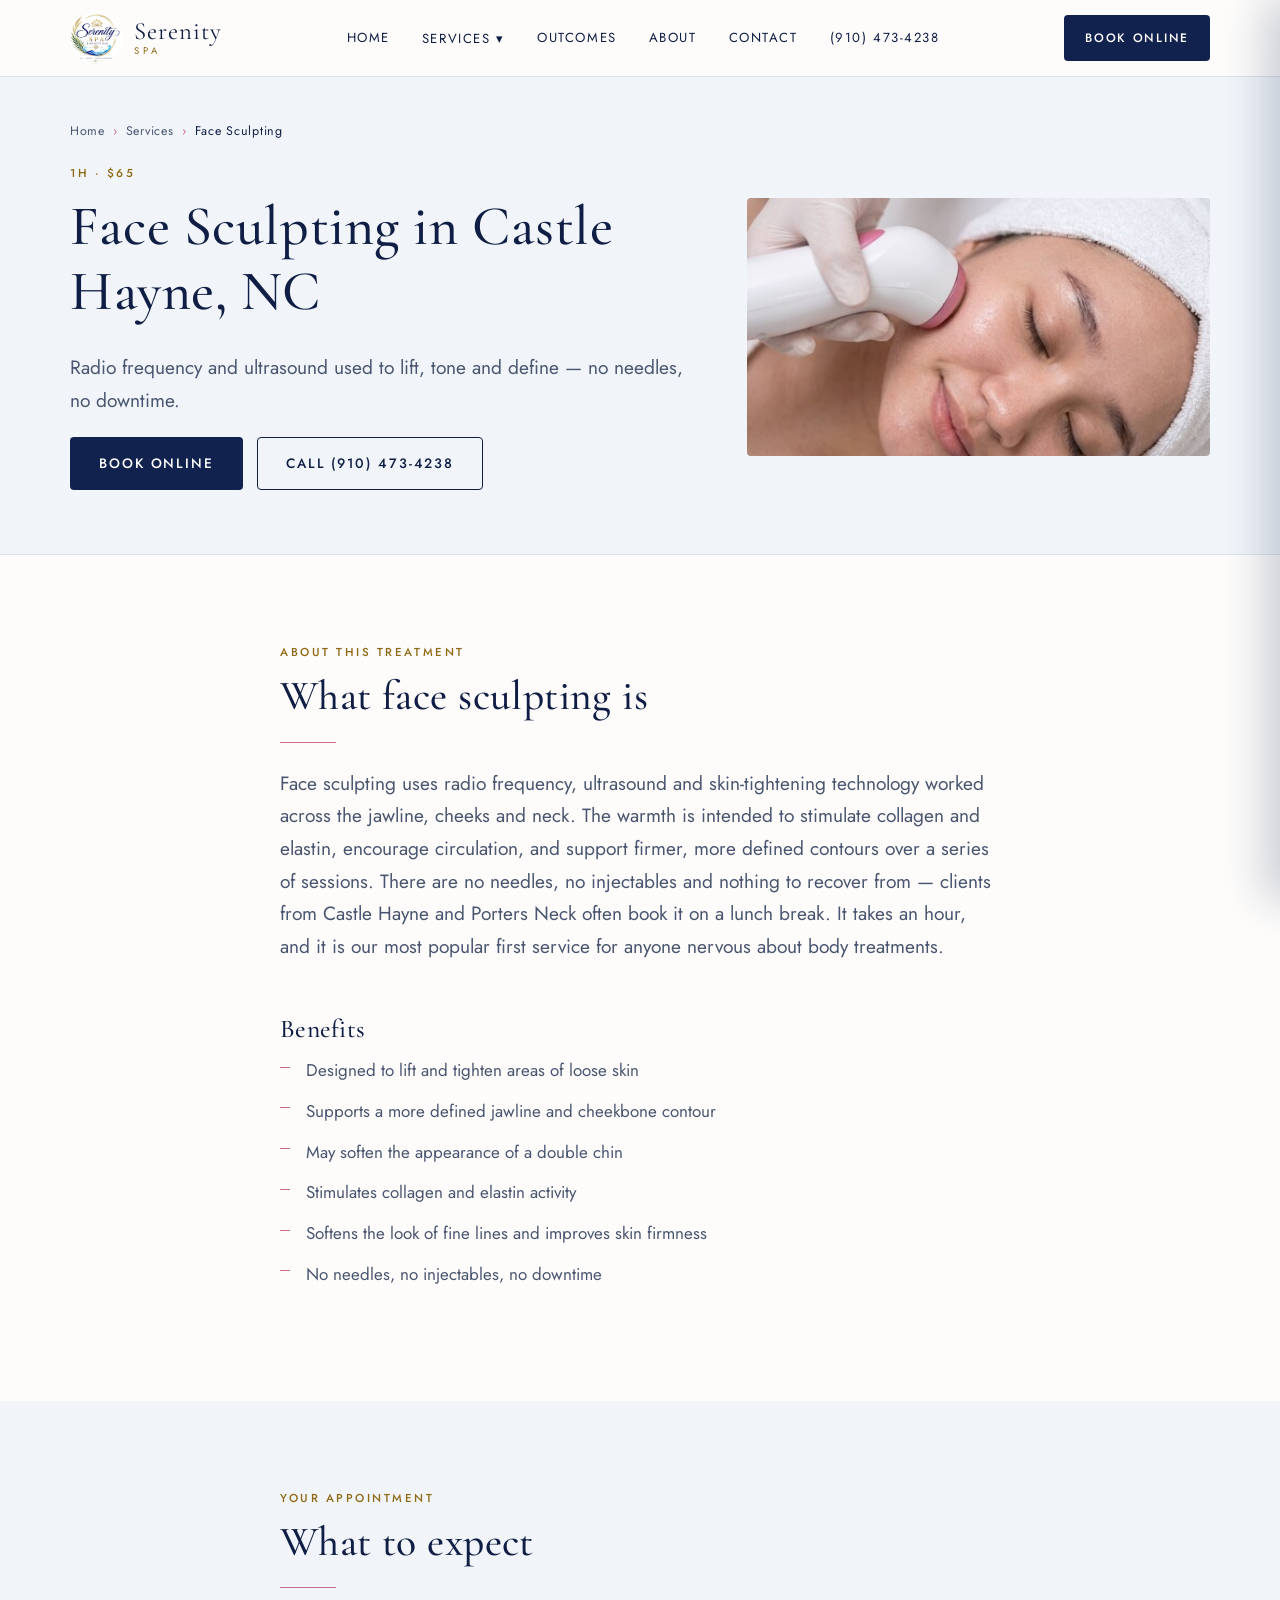
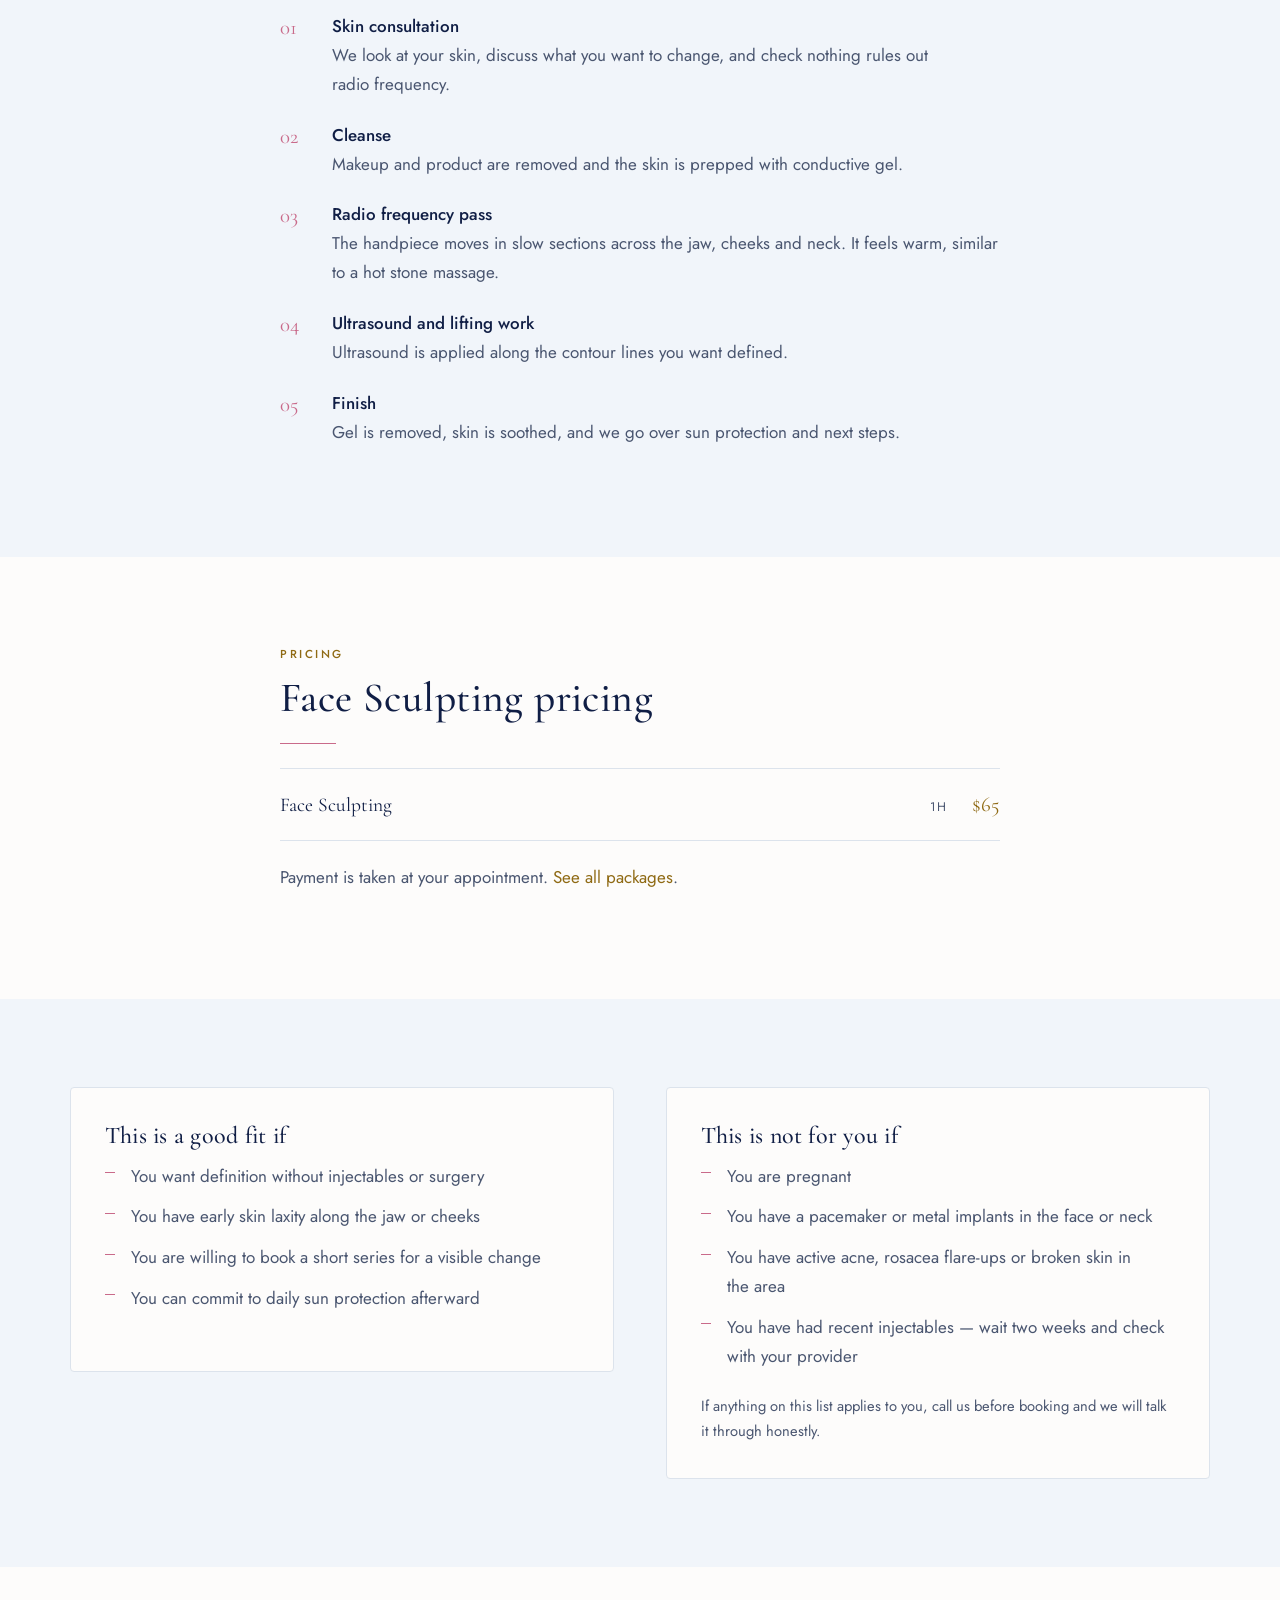
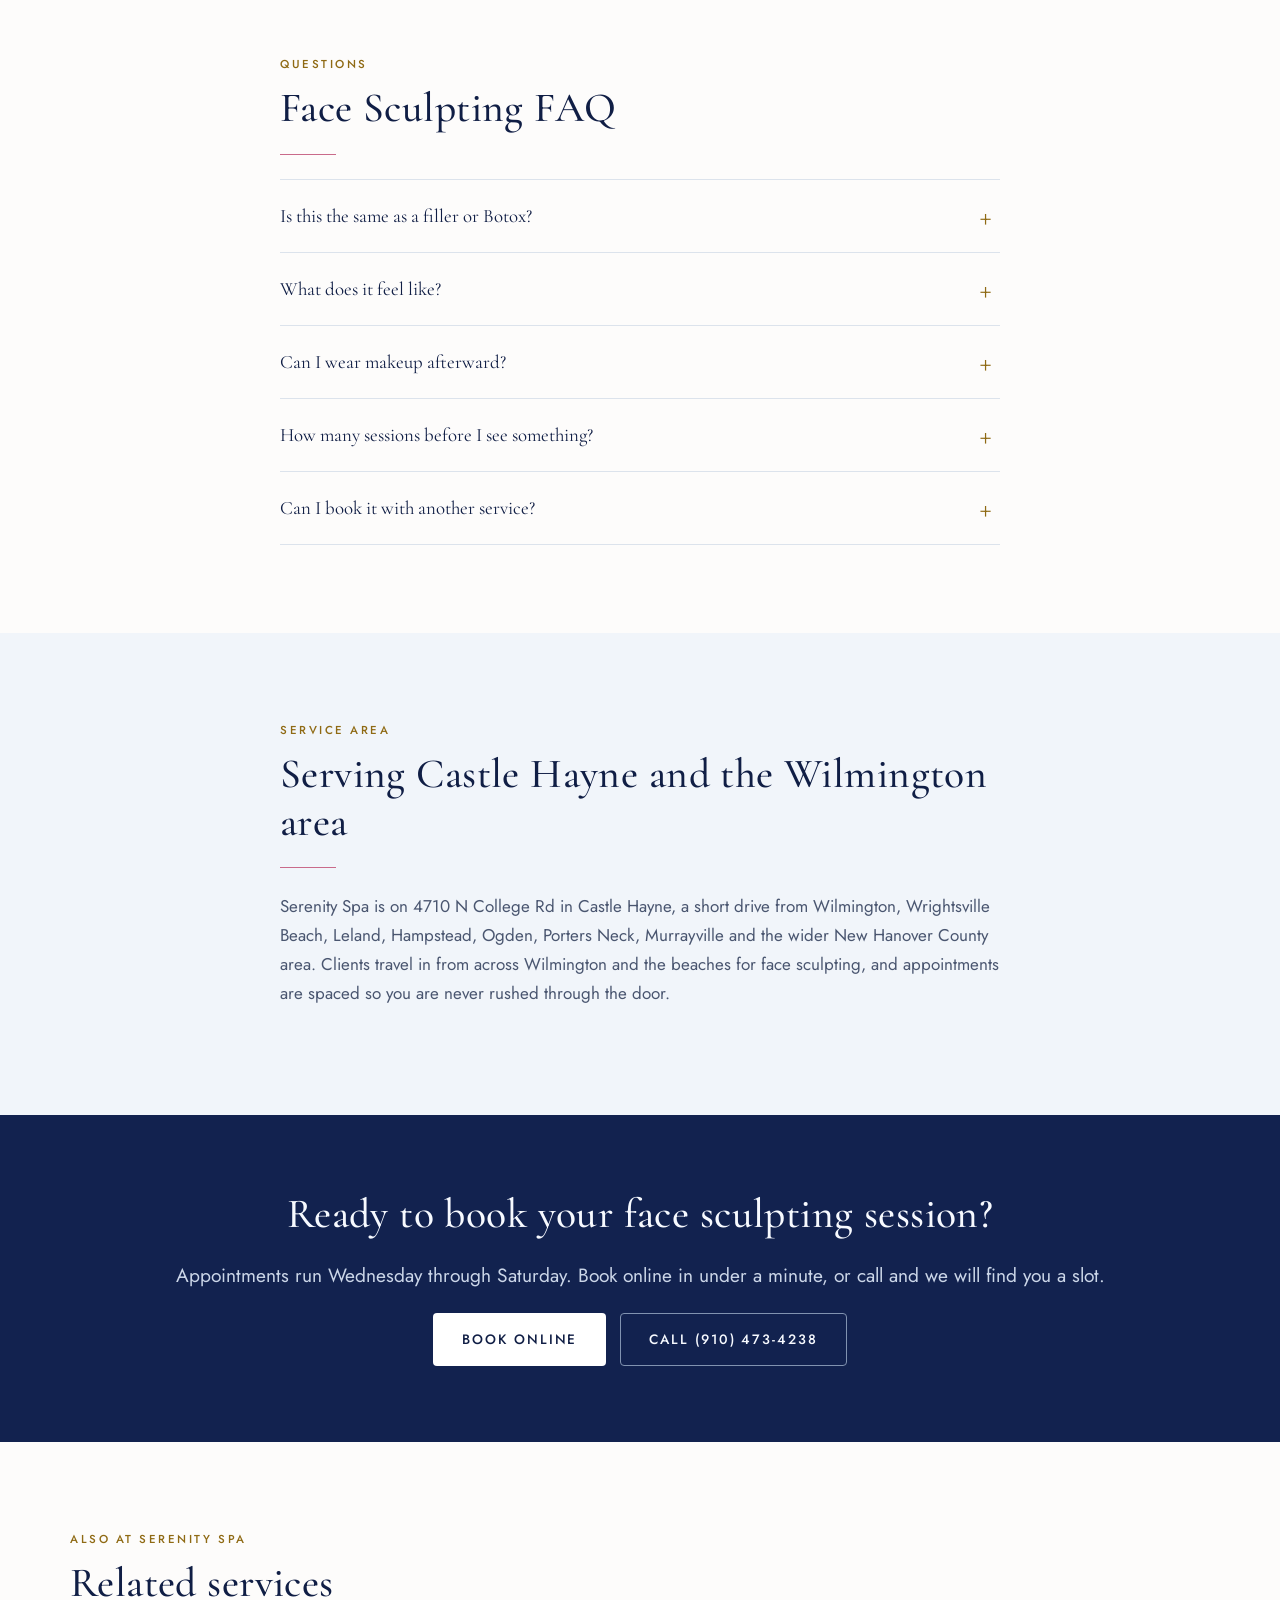
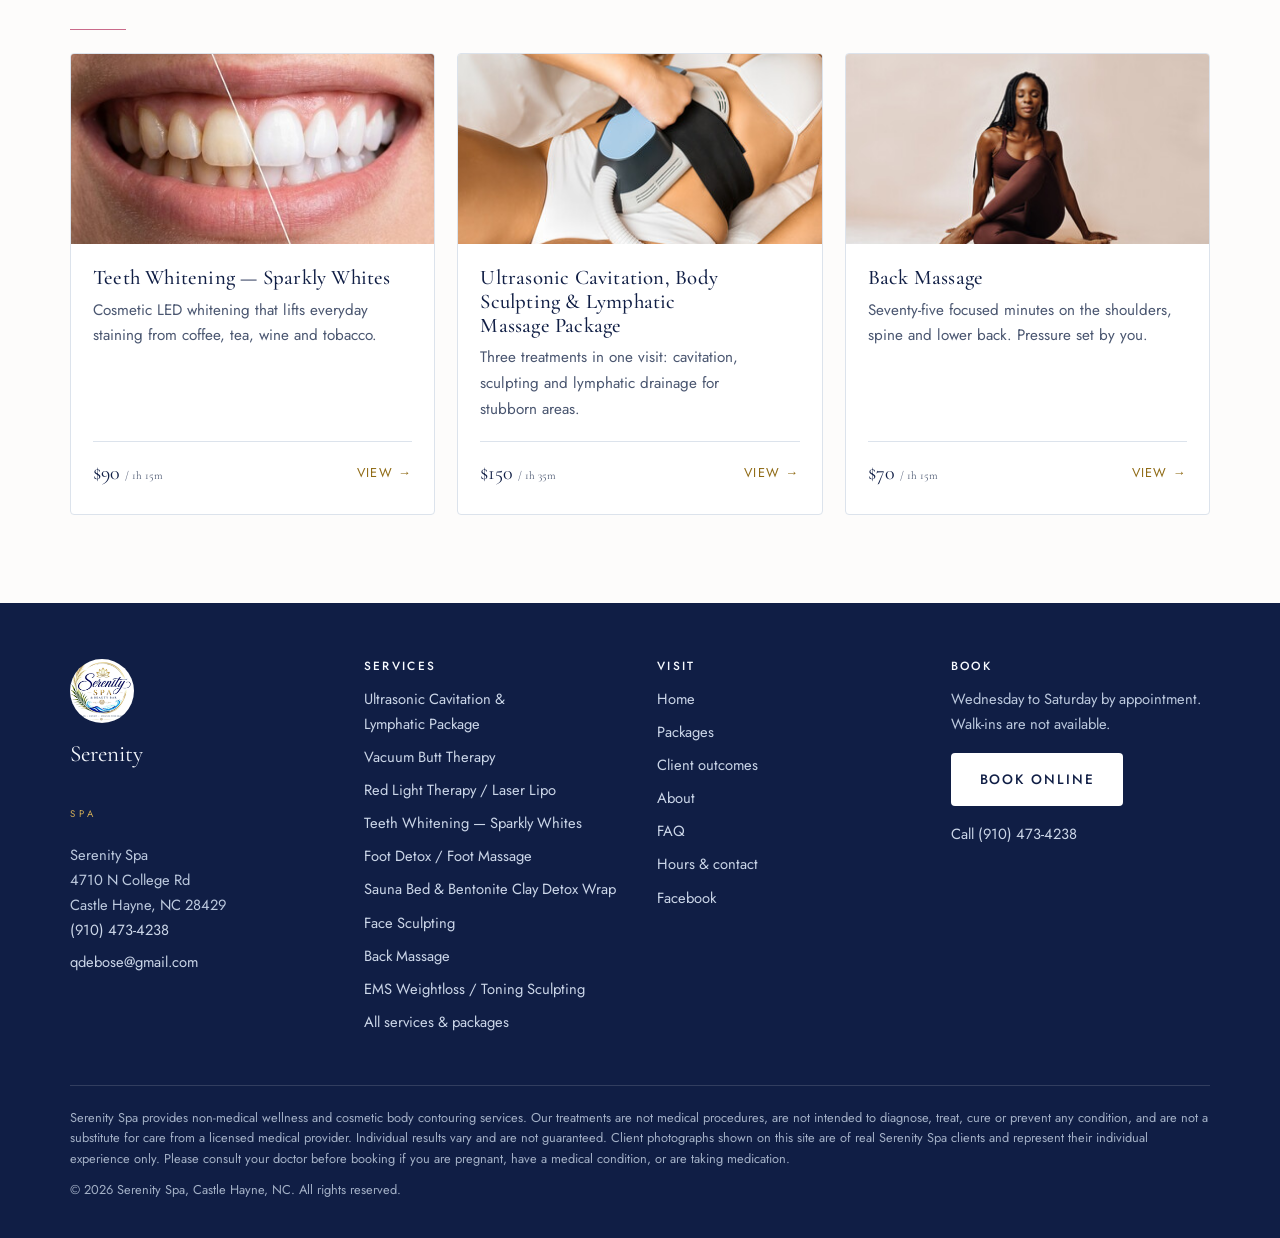
<file: face-sculpting.html>
<!DOCTYPE html>
<html lang="en">
<head>
<meta charset="utf-8">
<meta name="viewport" content="width=device-width, initial-scale=1">
<title>Face Sculpting in Castle Hayne, NC | Serenity Spa</title>
<meta name="description" content="Lift and define without injections. Non-invasive face sculpting in Castle Hayne, NC using radio frequency and ultrasound. One hour, no downtime.">
<link rel="canonical" href="https://www.serenityspanc.com/face-sculpting.html">
<meta name="robots" content="index, follow">
<meta property="og:type" content="website">
<meta property="og:site_name" content="Serenity Spa">
<meta property="og:title" content="Face Sculpting in Castle Hayne, NC | Serenity Spa">
<meta property="og:description" content="Lift and define without injections. Non-invasive face sculpting in Castle Hayne, NC using radio frequency and ultrasound. One hour, no downtime.">
<meta property="og:url" content="https://www.serenityspanc.com/face-sculpting.html">
<meta property="og:image" content="https://www.serenityspanc.com/serenity-spa-body-contouring-hero.jpg">
<meta property="og:locale" content="en_US">
<meta name="twitter:card" content="summary_large_image">
<meta name="twitter:title" content="Face Sculpting in Castle Hayne, NC | Serenity Spa">
<meta name="twitter:description" content="Lift and define without injections. Non-invasive face sculpting in Castle Hayne, NC using radio frequency and ultrasound. One hour, no downtime.">
<meta name="twitter:image" content="https://www.serenityspanc.com/serenity-spa-body-contouring-hero.jpg">
<meta name="theme-color" content="#12224F">
<link rel="preconnect" href="https://fonts.googleapis.com">
<link rel="preconnect" href="https://fonts.gstatic.com" crossorigin>
<link href="https://fonts.googleapis.com/css2?family=Cormorant+Garamond:wght@400;500;600&family=Jost:wght@300;400;500&display=swap" rel="stylesheet">
<link rel="stylesheet" href="styles.css?v=8">
<script type="application/ld+json">{
 "@context": "https://schema.org",
 "@type": "Service",
 "@id": "https://www.serenityspanc.com/face-sculpting.html#service",
 "name": "Face Sculpting",
 "serviceType": "Face Sculpting",
 "url": "https://www.serenityspanc.com/face-sculpting.html",
 "description": "Lift and define without injections. Non-invasive face sculpting in Castle Hayne, NC using radio frequency and ultrasound. One hour, no downtime.",
 "provider": {
  "@type": "HealthAndBeautyBusiness",
  "@id": "https://www.serenityspanc.com/#business",
  "name": "Serenity Spa",
  "telephone": "(910) 473-4238",
  "url": "https://www.serenityspanc.com/",
  "address": {
   "@type": "PostalAddress",
   "streetAddress": "4710 N College Rd",
   "addressLocality": "Castle Hayne",
   "addressRegion": "NC",
   "postalCode": "28429",
   "addressCountry": "US"
  }
 },
 "areaServed": [
  {
   "@type": "City",
   "name": "Castle Hayne"
  },
  {
   "@type": "City",
   "name": "Wilmington"
  },
  {
   "@type": "City",
   "name": "Wrightsville Beach"
  },
  {
   "@type": "City",
   "name": "Leland"
  },
  {
   "@type": "City",
   "name": "Hampstead"
  },
  {
   "@type": "City",
   "name": "Ogden"
  },
  {
   "@type": "City",
   "name": "Porters Neck"
  },
  {
   "@type": "City",
   "name": "Murrayville"
  },
  {
   "@type": "City",
   "name": "New Hanover County"
  }
 ],
 "offers": {
  "@type": "Offer",
  "price": "65",
  "priceCurrency": "USD",
  "url": "https://book.heygoldie.com/serenity-spa-42836b48d8de/checkout",
  "availability": "https://schema.org/InStock"
 }
}</script>
<script type="application/ld+json">{
 "@context": "https://schema.org",
 "@type": "FAQPage",
 "@id": "https://www.serenityspanc.com/face-sculpting.html#faq",
 "mainEntity": [
  {
   "@type": "Question",
   "name": "Is this the same as a filler or Botox?",
   "acceptedAnswer": {
    "@type": "Answer",
    "text": "No. Nothing is injected. Face sculpting works with energy applied to the surface of the skin, so the effect is subtler and builds over sessions rather than appearing at once."
   }
  },
  {
   "@type": "Question",
   "name": "What does it feel like?",
   "acceptedAnswer": {
    "@type": "Answer",
    "text": "Warm and smooth. Most clients find it relaxing. If the heat ever feels sharp rather than warm, we turn it down immediately."
   }
  },
  {
   "@type": "Question",
   "name": "Can I wear makeup afterward?",
   "acceptedAnswer": {
    "@type": "Answer",
    "text": "Yes, though we suggest waiting a couple of hours. Skin may look slightly flushed for a short while, which settles."
   }
  },
  {
   "@type": "Question",
   "name": "How many sessions before I see something?",
   "acceptedAnswer": {
    "@type": "Answer",
    "text": "Most clients book a short series. A single visit can leave the face looking tighter for a day or two; lasting change needs repetition. Results vary."
   }
  },
  {
   "@type": "Question",
   "name": "Can I book it with another service?",
   "acceptedAnswer": {
    "@type": "Answer",
    "text": "Yes — it sits neatly alongside teeth whitening if you want a full refresh before an event."
   }
  }
 ]
}</script>
<script type="application/ld+json">{
 "@context": "https://schema.org",
 "@type": "BreadcrumbList",
 "@id": "https://www.serenityspanc.com/face-sculpting.html#breadcrumbs",
 "itemListElement": [
  {
   "@type": "ListItem",
   "position": 1,
   "name": "Home",
   "item": "https://www.serenityspanc.com/index.html"
  },
  {
   "@type": "ListItem",
   "position": 2,
   "name": "Services",
   "item": "https://www.serenityspanc.com/services.html"
  },
  {
   "@type": "ListItem",
   "position": 3,
   "name": "Face Sculpting",
   "item": "https://www.serenityspanc.com/face-sculpting.html"
  }
 ]
}</script>
</head>
<body><a class="skip" href="#main">Skip to content</a>
<header class="site-header">
  <div class="wrap header-inner">
    <a class="logo" href="index.html" aria-label="Serenity Spa home"><img src="serenity-spa-logo.jpg" alt="Serenity Spa &amp; Beauty Bar logo" width="52" height="52"><span class="lockup"><span class="l1">Serenity</span><span class="l2">Spa</span></span></a>
    <nav class="nav" aria-label="Main">
      <a class="navlink" href="index.html">Home</a>
      <div class="has-drop">
        <button class="navlink" type="button" aria-expanded="false" aria-haspopup="true">Services <span aria-hidden="true">&#9662;</span></button>
        <div class="drop">
          <a href="ultrasonic-cavitation.html"><span>Ultrasonic Cavitation &amp; Lymphatic Package</span><span class="price">$150</span></a>
          <a href="vacuum-butt-therapy.html"><span>Vacuum Butt Therapy</span><span class="price">$150</span></a>
          <a href="red-light-therapy-laser-lipo.html"><span>Red Light Therapy / Laser Lipo</span><span class="price">$80</span></a>
          <a href="teeth-whitening.html"><span>Teeth Whitening — Sparkly Whites</span><span class="price">$90</span></a>
          <a href="foot-detox-massage.html"><span>Foot Detox / Foot Massage</span><span class="price">$70</span></a>
          <a href="sauna-bed-detox-wrap.html"><span>Sauna Bed &amp; Bentonite Clay Detox Wrap</span><span class="price">$100</span></a>
          <a href="face-sculpting.html" aria-current="page"><span>Face Sculpting</span><span class="price">$65</span></a>
          <a href="back-massage.html"><span>Back Massage</span><span class="price">$70</span></a>
          <a href="ems-body-sculpting.html"><span>EMS Weightloss / Toning Sculpting</span><span class="price">$250</span></a>
          <a class="drop-all" href="services.html">All services &amp; packages</a>
        </div>
      </div>
      <a class="navlink" href="outcomes.html">Outcomes</a>
      <a class="navlink" href="index.html#about">About</a>
      <a class="navlink" href="index.html#contact">Contact</a>
      <a class="navlink" href="tel:+19104734238">(910) 473-4238</a>
    </nav>
    <div class="header-cta">
      <a class="btn btn-primary" href="https://book.heygoldie.com/serenity-spa-42836b48d8de/checkout" target="_blank" rel="noopener">Book Online</a>
      <button class="burger" type="button" aria-label="Open menu" aria-expanded="false" aria-controls="mobile-drawer"><span></span></button>
    </div>
  </div>
</header>
<div class="drawer-scrim"></div>
<div class="drawer" id="mobile-drawer" role="dialog" aria-label="Menu" aria-hidden="true">
  <div class="drawer-head">
    <span class="logo"><img src="serenity-spa-logo.jpg" alt="" width="44" height="44"><span class="lockup"><span class="l1">Serenity</span><span class="l2">Spa</span></span></span>
    <button class="drawer-close" type="button" aria-label="Close menu">&times;</button>
  </div>
  <nav aria-label="Mobile">
    <a href="index.html">Home</a>
    <a href="services.html">All Services &amp; Packages</a>
    <p class="group-label">Services</p>
    <a href="ultrasonic-cavitation.html">Ultrasonic Cavitation &amp; Lymphatic Package &mdash; $150</a>
    <a href="vacuum-butt-therapy.html">Vacuum Butt Therapy &mdash; $150</a>
    <a href="red-light-therapy-laser-lipo.html">Red Light Therapy / Laser Lipo &mdash; $80</a>
    <a href="teeth-whitening.html">Teeth Whitening — Sparkly Whites &mdash; $90</a>
    <a href="foot-detox-massage.html">Foot Detox / Foot Massage &mdash; $70</a>
    <a href="sauna-bed-detox-wrap.html">Sauna Bed &amp; Bentonite Clay Detox Wrap &mdash; $100</a>
    <a href="face-sculpting.html" aria-current="page">Face Sculpting &mdash; $65</a>
    <a href="back-massage.html">Back Massage &mdash; $70</a>
    <a href="ems-body-sculpting.html">EMS Weightloss / Toning Sculpting &mdash; $250</a>
    <p class="group-label">More</p>
    <a href="outcomes.html">Client Outcomes</a>
    <a href="index.html#about">About the spa</a>
    <a href="index.html#faq">FAQ</a>
    <a href="index.html#contact">Hours &amp; contact</a>
    <a href="tel:+19104734238">Call (910) 473-4238</a>
  </nav>
  <a class="btn btn-primary" href="https://book.heygoldie.com/serenity-spa-42836b48d8de/checkout" target="_blank" rel="noopener">Book Online</a>
</div>
<main id="main">
<div class="page-hero">
  <div class="wrap">
    <nav class="crumbs" aria-label="Breadcrumb">
      <ol>
        <li><a href="index.html">Home</a></li>
        <li><a href="services.html">Services</a></li>
        <li><span aria-current="page">Face Sculpting</span></li>
      </ol>
    </nav>
    <div class="hero-split">
      <div>
        <p class="eyebrow">1h &middot; $65</p>
        <h1>Face Sculpting in Castle Hayne, NC</h1>
        <p class="lede">Radio frequency and ultrasound used to lift, tone and define — no needles, no downtime.</p>
        <div class="btn-row">
          <a class="btn btn-primary" href="https://book.heygoldie.com/serenity-spa-42836b48d8de/checkout" target="_blank" rel="noopener">Book Online</a>
          <a class="btn btn-secondary" href="tel:+19104734238">Call (910) 473-4238</a>
        </div>
      </div>
      <div><img src="face-sculpting-treatment-castle-hayne.jpg" alt="Radio frequency handpiece being moved across a client’s cheek during face sculpting" width="430" height="240" decoding="async"></div>
    </div>
  </div>
</div>

<section>
  <div class="wrap narrow">
    
    <p class="eyebrow">About this treatment</p>
    <h2>What face sculpting is</h2>
    <hr class="rule">
    <p class="lede">Face sculpting uses radio frequency, ultrasound and skin-tightening technology worked across the jawline, cheeks and neck. The warmth is intended to stimulate collagen and elastin, encourage circulation, and support firmer, more defined contours over a series of sessions. There are no needles, no injectables and nothing to recover from — clients from Castle Hayne and Porters Neck often book it on a lunch break. It takes an hour, and it is our most popular first service for anyone nervous about body treatments.</p>
    <h3 style="margin-top:2em">Benefits</h3>
    <ul class="checks"><li>Designed to lift and tighten areas of loose skin</li><li>Supports a more defined jawline and cheekbone contour</li><li>May soften the appearance of a double chin</li><li>Stimulates collagen and elastin activity</li><li>Softens the look of fine lines and improves skin firmness</li><li>No needles, no injectables, no downtime</li></ul>
  </div>
</section>

<section class="bg-sand">
  <div class="wrap narrow">
    <p class="eyebrow">Your appointment</p>
    <h2>What to expect</h2>
    <hr class="rule">
    <ol class="steps"><li><strong>Skin consultation</strong>We look at your skin, discuss what you want to change, and check nothing rules out radio frequency.</li><li><strong>Cleanse</strong>Makeup and product are removed and the skin is prepped with conductive gel.</li><li><strong>Radio frequency pass</strong>The handpiece moves in slow sections across the jaw, cheeks and neck. It feels warm, similar to a hot stone massage.</li><li><strong>Ultrasound and lifting work</strong>Ultrasound is applied along the contour lines you want defined.</li><li><strong>Finish</strong>Gel is removed, skin is soothed, and we go over sun protection and next steps.</li></ol>
  </div>
</section>

<section>
  <div class="wrap narrow">
    <p class="eyebrow">Pricing</p>
    <h2>Face Sculpting pricing</h2>
    <hr class="rule">
    <div class="pkg-list"><div class="pkg"><span class="name">Face Sculpting</span><span class="dur">1h</span><span class="price">$65</span></div></div>
    <p style="margin-top:22px">Payment is taken at your appointment. <a href="services.html#packages">See all packages</a>.</p>
  </div>
</section>

<section class="bg-sand">
  <div class="wrap">
    <div class="split" style="align-items:start">
      <div class="panel">
        <h2 style="font-size:1.5rem">This is a good fit if</h2>
        <ul class="checks"><li>You want definition without injectables or surgery</li><li>You have early skin laxity along the jaw or cheeks</li><li>You are willing to book a short series for a visible change</li><li>You can commit to daily sun protection afterward</li></ul>
      </div>
      <div class="panel">
        <h2 style="font-size:1.5rem">This is not for you if</h2>
        <ul class="checks"><li>You are pregnant</li><li>You have a pacemaker or metal implants in the face or neck</li><li>You have active acne, rosacea flare-ups or broken skin in the area</li><li>You have had recent injectables — wait two weeks and check with your provider</li></ul>
        <p style="font-size:.92rem;margin-bottom:0">If anything on this list applies to you, call us before booking and we will talk it through honestly.</p>
      </div>
    </div>
  </div>
</section>



<section>
  <div class="wrap narrow">
    <p class="eyebrow">Questions</p>
    <h2>Face Sculpting FAQ</h2>
    <hr class="rule">
    <div class="faq"><details class="qa"><summary>Is this the same as a filler or Botox?</summary><div class="a"><p>No. Nothing is injected. Face sculpting works with energy applied to the surface of the skin, so the effect is subtler and builds over sessions rather than appearing at once.</p></div></details><details class="qa"><summary>What does it feel like?</summary><div class="a"><p>Warm and smooth. Most clients find it relaxing. If the heat ever feels sharp rather than warm, we turn it down immediately.</p></div></details><details class="qa"><summary>Can I wear makeup afterward?</summary><div class="a"><p>Yes, though we suggest waiting a couple of hours. Skin may look slightly flushed for a short while, which settles.</p></div></details><details class="qa"><summary>How many sessions before I see something?</summary><div class="a"><p>Most clients book a short series. A single visit can leave the face looking tighter for a day or two; lasting change needs repetition. Results vary.</p></div></details><details class="qa"><summary>Can I book it with another service?</summary><div class="a"><p>Yes — it sits neatly alongside teeth whitening if you want a full refresh before an event.</p></div></details></div>
  </div>
</section>

<section class="bg-sand">
  <div class="wrap narrow">
    <p class="eyebrow">Service area</p>
    <h2>Serving Castle Hayne and the Wilmington area</h2>
    <hr class="rule">
    <p>Serenity Spa is on 4710 N College Rd in Castle Hayne, a short drive from Wilmington, Wrightsville Beach, Leland, Hampstead, Ogden, Porters Neck, Murrayville and the wider New Hanover County area. Clients travel in from across Wilmington and the beaches for face sculpting, and appointments are spaced so you are never rushed through the door.</p>
  </div>
</section>

<section class="cta-band">
  <div class="wrap center">
    <h2>Ready to book your face sculpting session?</h2>
    <p class="lede">Appointments run Wednesday through Saturday. Book online in under a minute, or call and we will find you a slot.</p>
    <div class="btn-row" style="justify-content:center">
      <a class="btn btn-light" href="https://book.heygoldie.com/serenity-spa-42836b48d8de/checkout" target="_blank" rel="noopener">Book Online</a>
      <a class="btn btn-outline-light" href="tel:+19104734238">Call (910) 473-4238</a>
    </div>
  </div>
</section>

<section>
  <div class="wrap">
    <p class="eyebrow">Also at Serenity Spa</p>
    <h2>Related services</h2>
    <hr class="rule">
    <div class="grid grid-3"><a class="card card-link" href="teeth-whitening.html"><img src="teeth-whitening-castle-hayne.jpg" alt="Close-up comparison of tooth shade before and after a cosmetic whitening session" width="430" height="240" loading="lazy" decoding="async"><div class="card-body"><h3>Teeth Whitening — Sparkly Whites</h3><p>Cosmetic LED whitening that lifts everyday staining from coffee, tea, wine and tobacco.</p><div class="meta"><span class="price">$90 <span style="font-size:.7rem;color:var(--body)">/ 1h 15m</span></span><span class="go">View &rarr;</span></div></div></a><a class="card card-link" href="ultrasonic-cavitation.html"><img src="ultrasonic-cavitation-treatment.jpg" alt="Ultrasonic cavitation handpiece being applied to a client’s abdomen at Serenity Spa" width="360" height="240" loading="lazy" decoding="async"><div class="card-body"><h3>Ultrasonic Cavitation, Body Sculpting &amp; Lymphatic Massage Package</h3><p>Three treatments in one visit: cavitation, sculpting and lymphatic drainage for stubborn areas.</p><div class="meta"><span class="price">$150 <span style="font-size:.7rem;color:var(--body)">/ 1h 35m</span></span><span class="go">View &rarr;</span></div></div></a><a class="card card-link" href="back-massage.html"><img src="wellness-relaxation-serenity-spa.jpg" alt="Woman sitting calmly in athletic wear, representing relaxation and recovery at Serenity Spa" width="360" height="240" loading="lazy" decoding="async"><div class="card-body"><h3>Back Massage</h3><p>Seventy-five focused minutes on the shoulders, spine and lower back. Pressure set by you.</p><div class="meta"><span class="price">$70 <span style="font-size:.7rem;color:var(--body)">/ 1h 15m</span></span><span class="go">View &rarr;</span></div></div></a></div>
  </div>
</section>
</main>
<footer class="site-footer">
  <div class="wrap">
    <div class="foot-grid">
      <div>
        <span class="foot-logo"><img src="serenity-spa-logo.jpg" alt="Serenity Spa &amp; Beauty Bar logo" width="64" height="64"><span class="l1">Serenity</span><br><span class="l2">Spa</span></span>
        <address class="nap" style="margin-top:18px">
          Serenity Spa<br>
          4710 N College Rd<br>Castle Hayne, NC 28429<br>
          <a href="tel:+19104734238">(910) 473-4238</a><br>
          <a href="mailto:qdebose@gmail.com">qdebose@gmail.com</a>
        </address>
      </div>
      <div>
        <h4>Services</h4>
        <ul><li><a href="ultrasonic-cavitation.html">Ultrasonic Cavitation &amp; Lymphatic Package</a></li><li><a href="vacuum-butt-therapy.html">Vacuum Butt Therapy</a></li><li><a href="red-light-therapy-laser-lipo.html">Red Light Therapy / Laser Lipo</a></li><li><a href="teeth-whitening.html">Teeth Whitening — Sparkly Whites</a></li><li><a href="foot-detox-massage.html">Foot Detox / Foot Massage</a></li><li><a href="sauna-bed-detox-wrap.html">Sauna Bed &amp; Bentonite Clay Detox Wrap</a></li><li><a href="face-sculpting.html">Face Sculpting</a></li><li><a href="back-massage.html">Back Massage</a></li><li><a href="ems-body-sculpting.html">EMS Weightloss / Toning Sculpting</a></li><li><a href="services.html">All services &amp; packages</a></li></ul>
      </div>
      <div>
        <h4>Visit</h4>
        <ul>
          <li><a href="index.html">Home</a></li>
          <li><a href="index.html#packages">Packages</a></li>
          <li><a href="outcomes.html">Client outcomes</a></li>
          <li><a href="index.html#about">About</a></li>
          <li><a href="index.html#faq">FAQ</a></li>
          <li><a href="index.html#contact">Hours &amp; contact</a></li>
          <li><a href="https://www.facebook.com/ladyQ38" target="_blank" rel="noopener">Facebook</a></li>
        </ul>
      </div>
      <div>
        <h4>Book</h4>
        <p>Wednesday to Saturday by appointment. Walk-ins are not available.</p>
        <p><a class="btn btn-light" href="https://book.heygoldie.com/serenity-spa-42836b48d8de/checkout" target="_blank" rel="noopener">Book Online</a></p>
        <p><a href="tel:+19104734238">Call (910) 473-4238</a></p>
      </div>
    </div>
    <div class="disclaimer">
      <p>Serenity Spa provides non-medical wellness and cosmetic body contouring services. Our treatments are not medical procedures, are not intended to diagnose, treat, cure or prevent any condition, and are not a substitute for care from a licensed medical provider. Individual results vary and are not guaranteed. Client photographs shown on this site are of real Serenity Spa clients and represent their individual experience only. Please consult your doctor before booking if you are pregnant, have a medical condition, or are taking medication.</p>
      <p>&copy; 2026 Serenity Spa, Castle Hayne, NC. All rights reserved.</p>
    </div>
  </div>
</footer>
<div class="sticky-cta">
  <a class="call" href="tel:+19104734238">Call Now</a>
  <a class="book" href="https://book.heygoldie.com/serenity-spa-42836b48d8de/checkout" target="_blank" rel="noopener">Book Online</a>
</div>
<script src="script.js?v=2"></script>
</body>
</html>
</file>
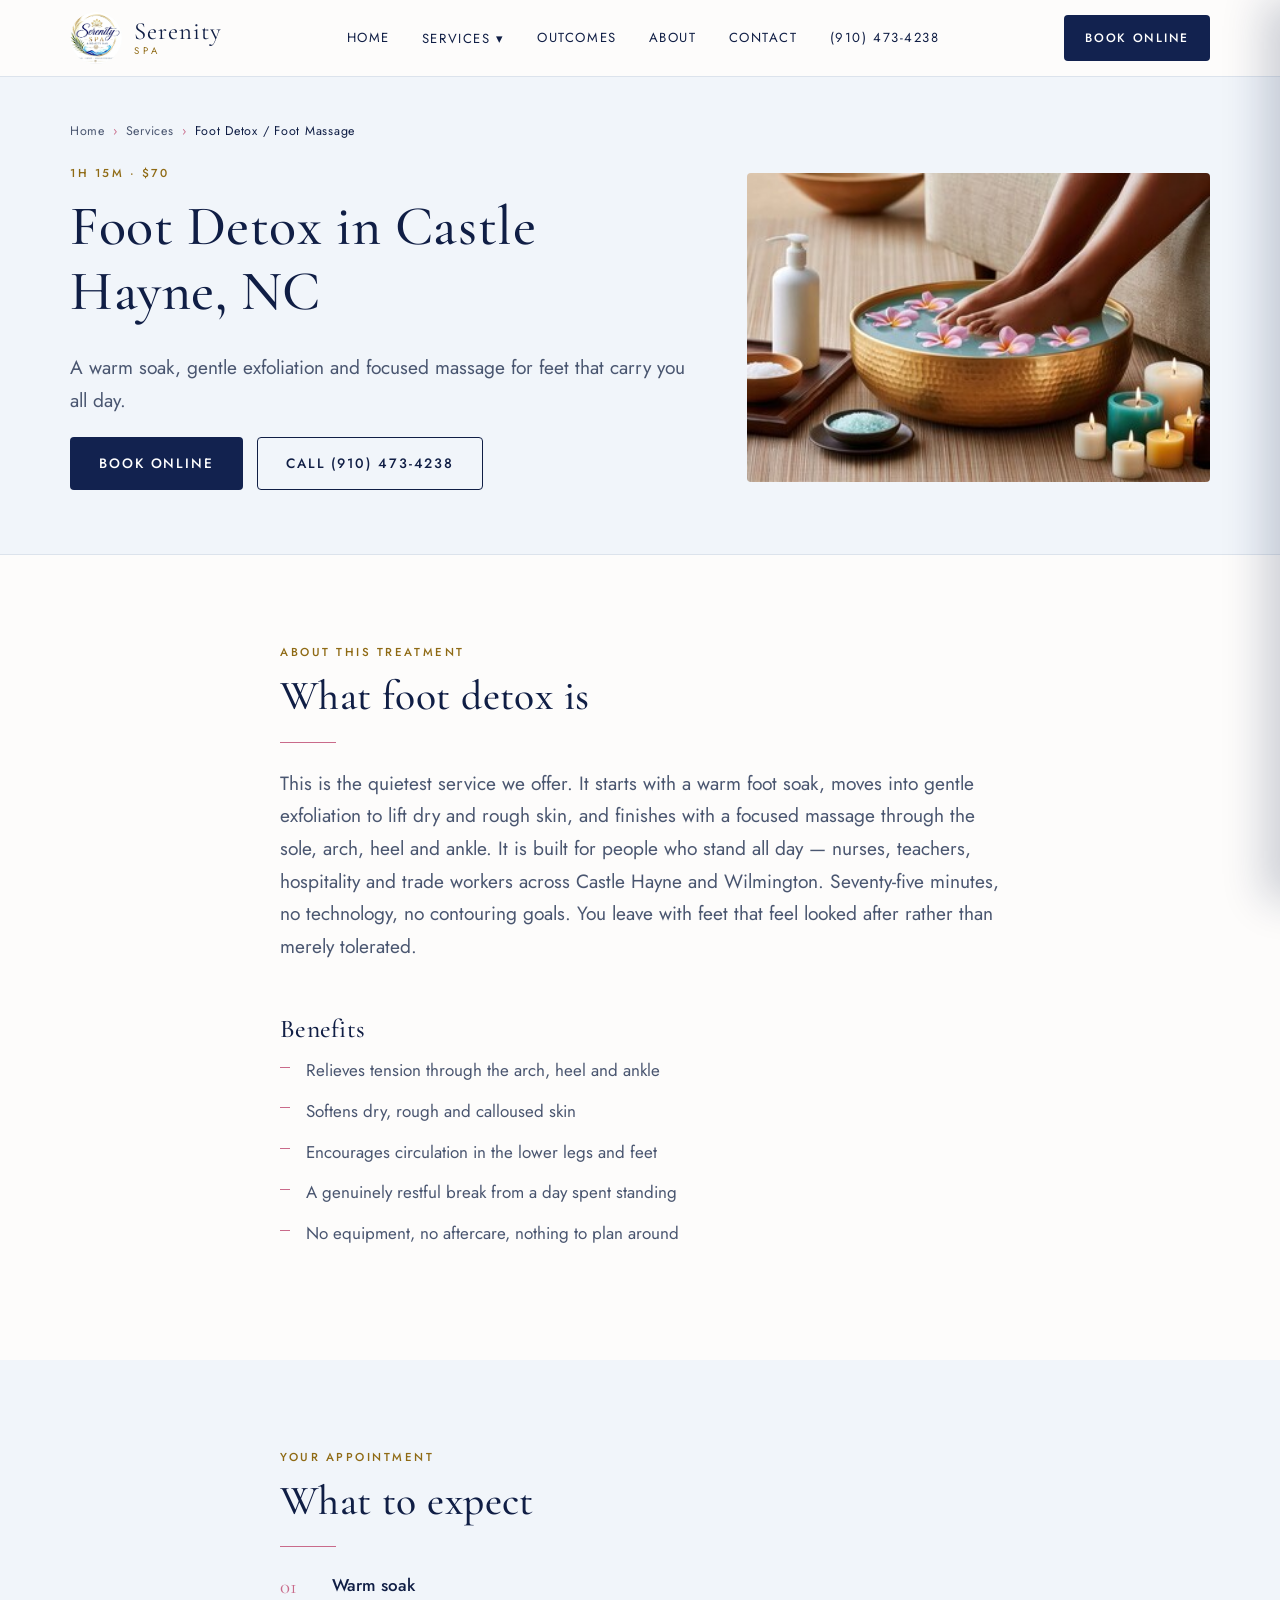
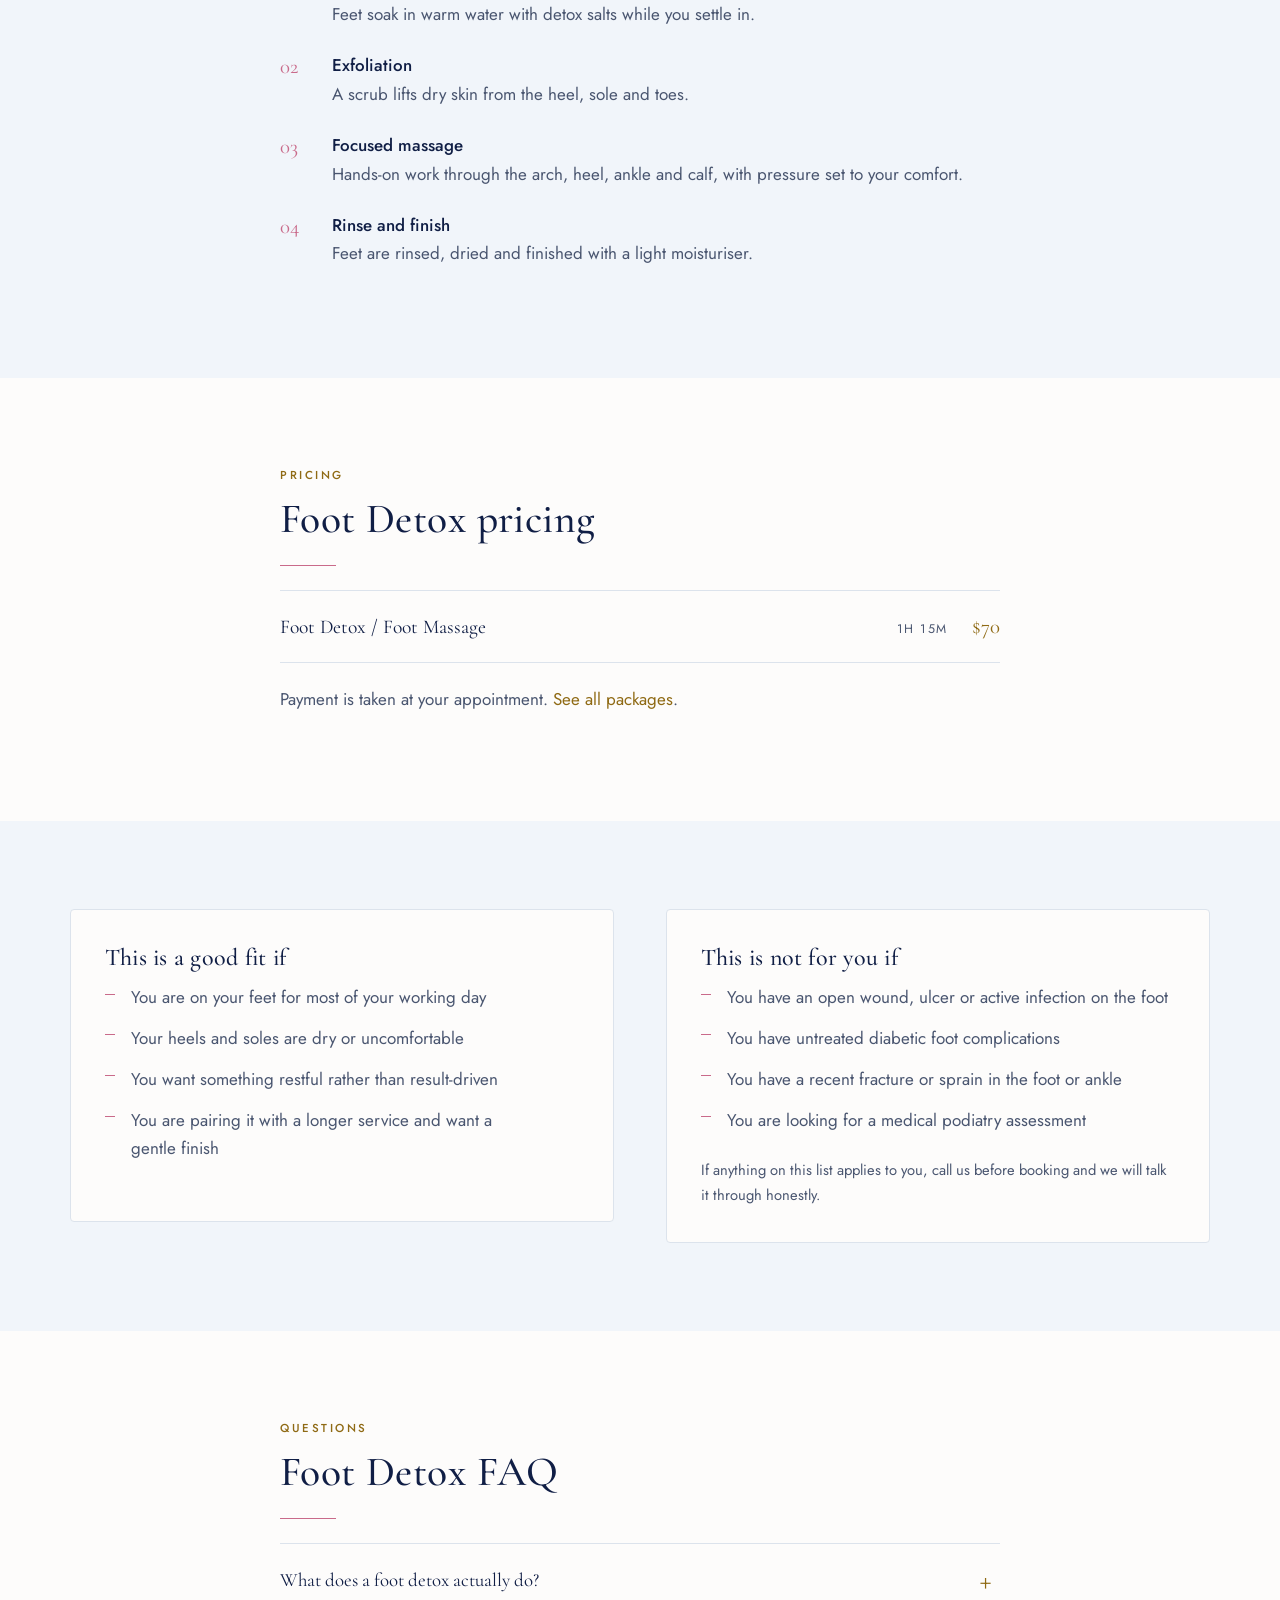
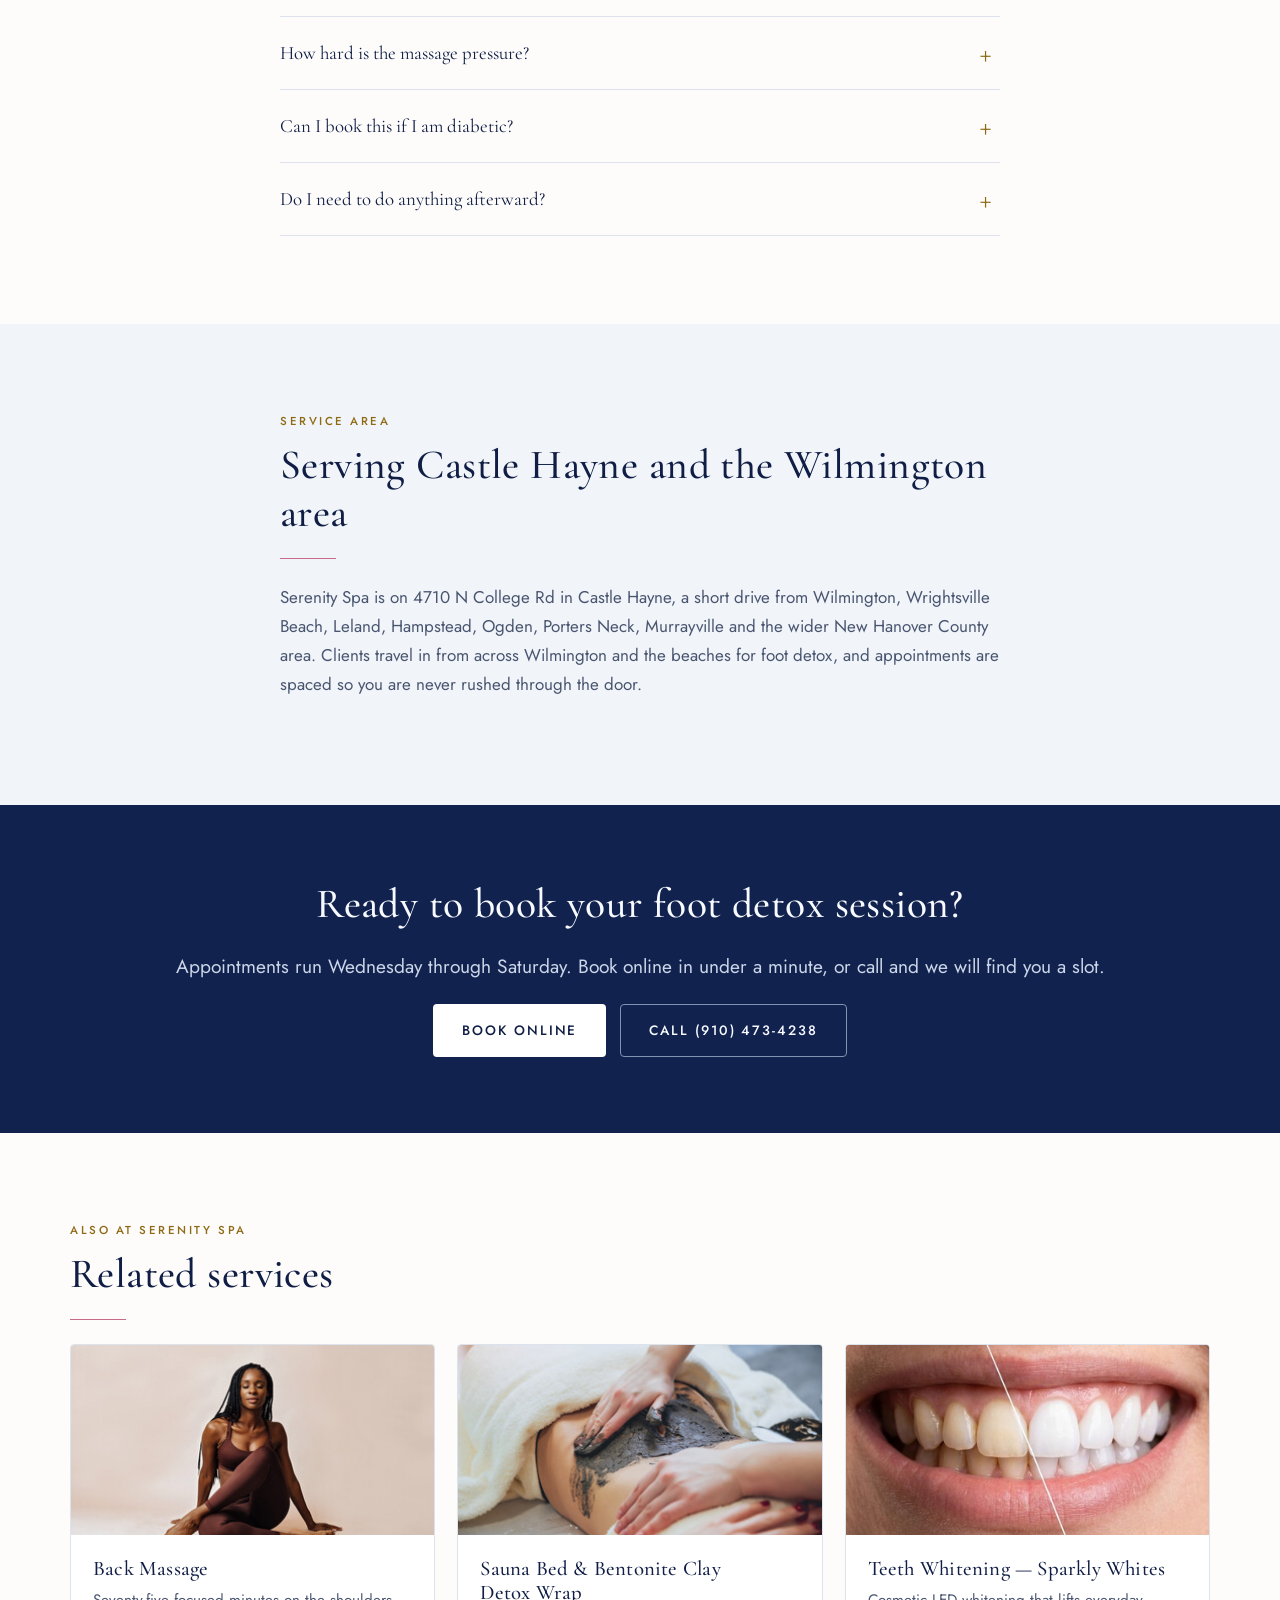
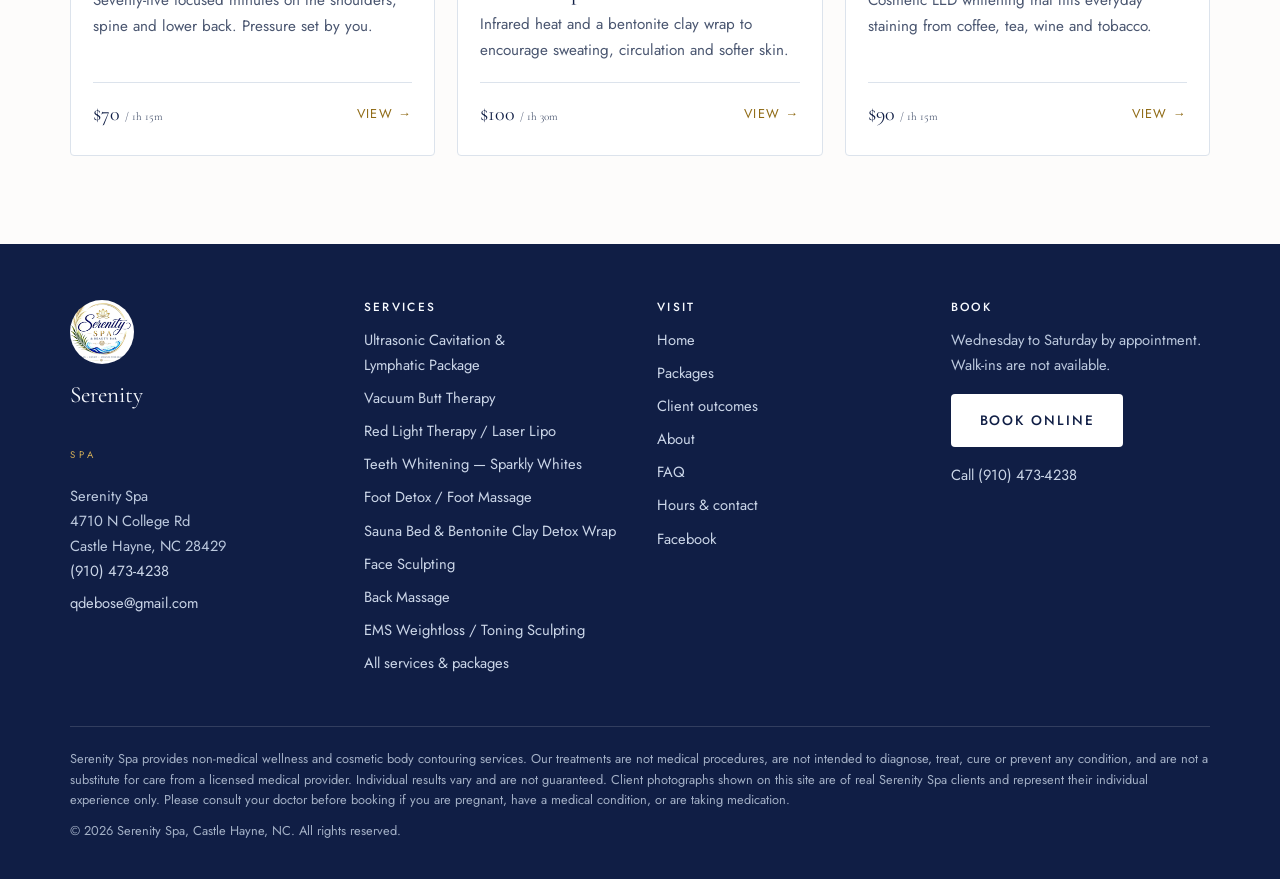
<file: foot-detox-massage.html>
<!DOCTYPE html>
<html lang="en">
<head>
<meta charset="utf-8">
<meta name="viewport" content="width=device-width, initial-scale=1">
<title>Foot Detox in Castle Hayne, NC | Serenity Spa</title>
<meta name="description" content="Soothe tired feet with an ionic foot detox and focused foot massage in Castle Hayne, NC. A restful 75-minute soak, exfoliation and massage session.">
<link rel="canonical" href="https://www.serenityspanc.com/foot-detox-massage.html">
<meta name="robots" content="index, follow">
<meta property="og:type" content="website">
<meta property="og:site_name" content="Serenity Spa">
<meta property="og:title" content="Foot Detox in Castle Hayne, NC | Serenity Spa">
<meta property="og:description" content="Soothe tired feet with an ionic foot detox and focused foot massage in Castle Hayne, NC. A restful 75-minute soak, exfoliation and massage session.">
<meta property="og:url" content="https://www.serenityspanc.com/foot-detox-massage.html">
<meta property="og:image" content="https://www.serenityspanc.com/serenity-spa-body-contouring-hero.jpg">
<meta property="og:locale" content="en_US">
<meta name="twitter:card" content="summary_large_image">
<meta name="twitter:title" content="Foot Detox in Castle Hayne, NC | Serenity Spa">
<meta name="twitter:description" content="Soothe tired feet with an ionic foot detox and focused foot massage in Castle Hayne, NC. A restful 75-minute soak, exfoliation and massage session.">
<meta name="twitter:image" content="https://www.serenityspanc.com/serenity-spa-body-contouring-hero.jpg">
<meta name="theme-color" content="#12224F">
<link rel="preconnect" href="https://fonts.googleapis.com">
<link rel="preconnect" href="https://fonts.gstatic.com" crossorigin>
<link href="https://fonts.googleapis.com/css2?family=Cormorant+Garamond:wght@400;500;600&family=Jost:wght@300;400;500&display=swap" rel="stylesheet">
<link rel="stylesheet" href="styles.css?v=8">
<script type="application/ld+json">{
 "@context": "https://schema.org",
 "@type": "Service",
 "@id": "https://www.serenityspanc.com/foot-detox-massage.html#service",
 "name": "Foot Detox / Foot Massage",
 "serviceType": "Foot Detox",
 "url": "https://www.serenityspanc.com/foot-detox-massage.html",
 "description": "Soothe tired feet with an ionic foot detox and focused foot massage in Castle Hayne, NC. A restful 75-minute soak, exfoliation and massage session.",
 "provider": {
  "@type": "HealthAndBeautyBusiness",
  "@id": "https://www.serenityspanc.com/#business",
  "name": "Serenity Spa",
  "telephone": "(910) 473-4238",
  "url": "https://www.serenityspanc.com/",
  "address": {
   "@type": "PostalAddress",
   "streetAddress": "4710 N College Rd",
   "addressLocality": "Castle Hayne",
   "addressRegion": "NC",
   "postalCode": "28429",
   "addressCountry": "US"
  }
 },
 "areaServed": [
  {
   "@type": "City",
   "name": "Castle Hayne"
  },
  {
   "@type": "City",
   "name": "Wilmington"
  },
  {
   "@type": "City",
   "name": "Wrightsville Beach"
  },
  {
   "@type": "City",
   "name": "Leland"
  },
  {
   "@type": "City",
   "name": "Hampstead"
  },
  {
   "@type": "City",
   "name": "Ogden"
  },
  {
   "@type": "City",
   "name": "Porters Neck"
  },
  {
   "@type": "City",
   "name": "Murrayville"
  },
  {
   "@type": "City",
   "name": "New Hanover County"
  }
 ],
 "offers": {
  "@type": "Offer",
  "price": "70",
  "priceCurrency": "USD",
  "url": "https://book.heygoldie.com/serenity-spa-42836b48d8de/checkout",
  "availability": "https://schema.org/InStock"
 }
}</script>
<script type="application/ld+json">{
 "@context": "https://schema.org",
 "@type": "FAQPage",
 "@id": "https://www.serenityspanc.com/foot-detox-massage.html#faq",
 "mainEntity": [
  {
   "@type": "Question",
   "name": "What does a foot detox actually do?",
   "acceptedAnswer": {
    "@type": "Answer",
    "text": "It is a soak designed to feel cleansing and relaxing. We do not claim it removes toxins from your body — the value here is comfort, circulation and softer skin."
   }
  },
  {
   "@type": "Question",
   "name": "How hard is the massage pressure?",
   "acceptedAnswer": {
    "@type": "Answer",
    "text": "Entirely up to you. Say the word at any point and we adjust. Most clients want medium pressure through the arch and lighter work around the ankle."
   }
  },
  {
   "@type": "Question",
   "name": "Can I book this if I am diabetic?",
   "acceptedAnswer": {
    "@type": "Answer",
    "text": "Please check with your doctor first. If you have any loss of sensation or foot complications, we will not treat without clearance."
   }
  },
  {
   "@type": "Question",
   "name": "Do I need to do anything afterward?",
   "acceptedAnswer": {
    "@type": "Answer",
    "text": "No. Wear comfortable shoes home and drink some water. That is it."
   }
  }
 ]
}</script>
<script type="application/ld+json">{
 "@context": "https://schema.org",
 "@type": "BreadcrumbList",
 "@id": "https://www.serenityspanc.com/foot-detox-massage.html#breadcrumbs",
 "itemListElement": [
  {
   "@type": "ListItem",
   "position": 1,
   "name": "Home",
   "item": "https://www.serenityspanc.com/index.html"
  },
  {
   "@type": "ListItem",
   "position": 2,
   "name": "Services",
   "item": "https://www.serenityspanc.com/services.html"
  },
  {
   "@type": "ListItem",
   "position": 3,
   "name": "Foot Detox / Foot Massage",
   "item": "https://www.serenityspanc.com/foot-detox-massage.html"
  }
 ]
}</script>
</head>
<body><a class="skip" href="#main">Skip to content</a>
<header class="site-header">
  <div class="wrap header-inner">
    <a class="logo" href="index.html" aria-label="Serenity Spa home"><img src="serenity-spa-logo.jpg" alt="Serenity Spa &amp; Beauty Bar logo" width="52" height="52"><span class="lockup"><span class="l1">Serenity</span><span class="l2">Spa</span></span></a>
    <nav class="nav" aria-label="Main">
      <a class="navlink" href="index.html">Home</a>
      <div class="has-drop">
        <button class="navlink" type="button" aria-expanded="false" aria-haspopup="true">Services <span aria-hidden="true">&#9662;</span></button>
        <div class="drop">
          <a href="ultrasonic-cavitation.html"><span>Ultrasonic Cavitation &amp; Lymphatic Package</span><span class="price">$150</span></a>
          <a href="vacuum-butt-therapy.html"><span>Vacuum Butt Therapy</span><span class="price">$150</span></a>
          <a href="red-light-therapy-laser-lipo.html"><span>Red Light Therapy / Laser Lipo</span><span class="price">$80</span></a>
          <a href="teeth-whitening.html"><span>Teeth Whitening — Sparkly Whites</span><span class="price">$90</span></a>
          <a href="foot-detox-massage.html" aria-current="page"><span>Foot Detox / Foot Massage</span><span class="price">$70</span></a>
          <a href="sauna-bed-detox-wrap.html"><span>Sauna Bed &amp; Bentonite Clay Detox Wrap</span><span class="price">$100</span></a>
          <a href="face-sculpting.html"><span>Face Sculpting</span><span class="price">$65</span></a>
          <a href="back-massage.html"><span>Back Massage</span><span class="price">$70</span></a>
          <a href="ems-body-sculpting.html"><span>EMS Weightloss / Toning Sculpting</span><span class="price">$250</span></a>
          <a class="drop-all" href="services.html">All services &amp; packages</a>
        </div>
      </div>
      <a class="navlink" href="outcomes.html">Outcomes</a>
      <a class="navlink" href="index.html#about">About</a>
      <a class="navlink" href="index.html#contact">Contact</a>
      <a class="navlink" href="tel:+19104734238">(910) 473-4238</a>
    </nav>
    <div class="header-cta">
      <a class="btn btn-primary" href="https://book.heygoldie.com/serenity-spa-42836b48d8de/checkout" target="_blank" rel="noopener">Book Online</a>
      <button class="burger" type="button" aria-label="Open menu" aria-expanded="false" aria-controls="mobile-drawer"><span></span></button>
    </div>
  </div>
</header>
<div class="drawer-scrim"></div>
<div class="drawer" id="mobile-drawer" role="dialog" aria-label="Menu" aria-hidden="true">
  <div class="drawer-head">
    <span class="logo"><img src="serenity-spa-logo.jpg" alt="" width="44" height="44"><span class="lockup"><span class="l1">Serenity</span><span class="l2">Spa</span></span></span>
    <button class="drawer-close" type="button" aria-label="Close menu">&times;</button>
  </div>
  <nav aria-label="Mobile">
    <a href="index.html">Home</a>
    <a href="services.html">All Services &amp; Packages</a>
    <p class="group-label">Services</p>
    <a href="ultrasonic-cavitation.html">Ultrasonic Cavitation &amp; Lymphatic Package &mdash; $150</a>
    <a href="vacuum-butt-therapy.html">Vacuum Butt Therapy &mdash; $150</a>
    <a href="red-light-therapy-laser-lipo.html">Red Light Therapy / Laser Lipo &mdash; $80</a>
    <a href="teeth-whitening.html">Teeth Whitening — Sparkly Whites &mdash; $90</a>
    <a href="foot-detox-massage.html" aria-current="page">Foot Detox / Foot Massage &mdash; $70</a>
    <a href="sauna-bed-detox-wrap.html">Sauna Bed &amp; Bentonite Clay Detox Wrap &mdash; $100</a>
    <a href="face-sculpting.html">Face Sculpting &mdash; $65</a>
    <a href="back-massage.html">Back Massage &mdash; $70</a>
    <a href="ems-body-sculpting.html">EMS Weightloss / Toning Sculpting &mdash; $250</a>
    <p class="group-label">More</p>
    <a href="outcomes.html">Client Outcomes</a>
    <a href="index.html#about">About the spa</a>
    <a href="index.html#faq">FAQ</a>
    <a href="index.html#contact">Hours &amp; contact</a>
    <a href="tel:+19104734238">Call (910) 473-4238</a>
  </nav>
  <a class="btn btn-primary" href="https://book.heygoldie.com/serenity-spa-42836b48d8de/checkout" target="_blank" rel="noopener">Book Online</a>
</div>
<main id="main">
<div class="page-hero">
  <div class="wrap">
    <nav class="crumbs" aria-label="Breadcrumb">
      <ol>
        <li><a href="index.html">Home</a></li>
        <li><a href="services.html">Services</a></li>
        <li><span aria-current="page">Foot Detox / Foot Massage</span></li>
      </ol>
    </nav>
    <div class="hero-split">
      <div>
        <p class="eyebrow">1h 15m &middot; $70</p>
        <h1>Foot Detox in Castle Hayne, NC</h1>
        <p class="lede">A warm soak, gentle exfoliation and focused massage for feet that carry you all day.</p>
        <div class="btn-row">
          <a class="btn btn-primary" href="https://book.heygoldie.com/serenity-spa-42836b48d8de/checkout" target="_blank" rel="noopener">Book Online</a>
          <a class="btn btn-secondary" href="tel:+19104734238">Call (910) 473-4238</a>
        </div>
      </div>
      <div><img src="foot-detox-soak-massage-castle-hayne.jpg" alt="Feet resting in a warm floral foot soak beside candles and spa salts" width="360" height="240" decoding="async"></div>
    </div>
  </div>
</div>

<section>
  <div class="wrap narrow">
    
    <p class="eyebrow">About this treatment</p>
    <h2>What foot detox is</h2>
    <hr class="rule">
    <p class="lede">This is the quietest service we offer. It starts with a warm foot soak, moves into gentle exfoliation to lift dry and rough skin, and finishes with a focused massage through the sole, arch, heel and ankle. It is built for people who stand all day — nurses, teachers, hospitality and trade workers across Castle Hayne and Wilmington. Seventy-five minutes, no technology, no contouring goals. You leave with feet that feel looked after rather than merely tolerated.</p>
    <h3 style="margin-top:2em">Benefits</h3>
    <ul class="checks"><li>Relieves tension through the arch, heel and ankle</li><li>Softens dry, rough and calloused skin</li><li>Encourages circulation in the lower legs and feet</li><li>A genuinely restful break from a day spent standing</li><li>No equipment, no aftercare, nothing to plan around</li></ul>
  </div>
</section>

<section class="bg-sand">
  <div class="wrap narrow">
    <p class="eyebrow">Your appointment</p>
    <h2>What to expect</h2>
    <hr class="rule">
    <ol class="steps"><li><strong>Warm soak</strong>Feet soak in warm water with detox salts while you settle in.</li><li><strong>Exfoliation</strong>A scrub lifts dry skin from the heel, sole and toes.</li><li><strong>Focused massage</strong>Hands-on work through the arch, heel, ankle and calf, with pressure set to your comfort.</li><li><strong>Rinse and finish</strong>Feet are rinsed, dried and finished with a light moisturiser.</li></ol>
  </div>
</section>

<section>
  <div class="wrap narrow">
    <p class="eyebrow">Pricing</p>
    <h2>Foot Detox pricing</h2>
    <hr class="rule">
    <div class="pkg-list"><div class="pkg"><span class="name">Foot Detox / Foot Massage</span><span class="dur">1h 15m</span><span class="price">$70</span></div></div>
    <p style="margin-top:22px">Payment is taken at your appointment. <a href="services.html#packages">See all packages</a>.</p>
  </div>
</section>

<section class="bg-sand">
  <div class="wrap">
    <div class="split" style="align-items:start">
      <div class="panel">
        <h2 style="font-size:1.5rem">This is a good fit if</h2>
        <ul class="checks"><li>You are on your feet for most of your working day</li><li>Your heels and soles are dry or uncomfortable</li><li>You want something restful rather than result-driven</li><li>You are pairing it with a longer service and want a gentle finish</li></ul>
      </div>
      <div class="panel">
        <h2 style="font-size:1.5rem">This is not for you if</h2>
        <ul class="checks"><li>You have an open wound, ulcer or active infection on the foot</li><li>You have untreated diabetic foot complications</li><li>You have a recent fracture or sprain in the foot or ankle</li><li>You are looking for a medical podiatry assessment</li></ul>
        <p style="font-size:.92rem;margin-bottom:0">If anything on this list applies to you, call us before booking and we will talk it through honestly.</p>
      </div>
    </div>
  </div>
</section>



<section>
  <div class="wrap narrow">
    <p class="eyebrow">Questions</p>
    <h2>Foot Detox FAQ</h2>
    <hr class="rule">
    <div class="faq"><details class="qa"><summary>What does a foot detox actually do?</summary><div class="a"><p>It is a soak designed to feel cleansing and relaxing. We do not claim it removes toxins from your body — the value here is comfort, circulation and softer skin.</p></div></details><details class="qa"><summary>How hard is the massage pressure?</summary><div class="a"><p>Entirely up to you. Say the word at any point and we adjust. Most clients want medium pressure through the arch and lighter work around the ankle.</p></div></details><details class="qa"><summary>Can I book this if I am diabetic?</summary><div class="a"><p>Please check with your doctor first. If you have any loss of sensation or foot complications, we will not treat without clearance.</p></div></details><details class="qa"><summary>Do I need to do anything afterward?</summary><div class="a"><p>No. Wear comfortable shoes home and drink some water. That is it.</p></div></details></div>
  </div>
</section>

<section class="bg-sand">
  <div class="wrap narrow">
    <p class="eyebrow">Service area</p>
    <h2>Serving Castle Hayne and the Wilmington area</h2>
    <hr class="rule">
    <p>Serenity Spa is on 4710 N College Rd in Castle Hayne, a short drive from Wilmington, Wrightsville Beach, Leland, Hampstead, Ogden, Porters Neck, Murrayville and the wider New Hanover County area. Clients travel in from across Wilmington and the beaches for foot detox, and appointments are spaced so you are never rushed through the door.</p>
  </div>
</section>

<section class="cta-band">
  <div class="wrap center">
    <h2>Ready to book your foot detox session?</h2>
    <p class="lede">Appointments run Wednesday through Saturday. Book online in under a minute, or call and we will find you a slot.</p>
    <div class="btn-row" style="justify-content:center">
      <a class="btn btn-light" href="https://book.heygoldie.com/serenity-spa-42836b48d8de/checkout" target="_blank" rel="noopener">Book Online</a>
      <a class="btn btn-outline-light" href="tel:+19104734238">Call (910) 473-4238</a>
    </div>
  </div>
</section>

<section>
  <div class="wrap">
    <p class="eyebrow">Also at Serenity Spa</p>
    <h2>Related services</h2>
    <hr class="rule">
    <div class="grid grid-3"><a class="card card-link" href="back-massage.html"><img src="wellness-relaxation-serenity-spa.jpg" alt="Woman sitting calmly in athletic wear, representing relaxation and recovery at Serenity Spa" width="360" height="240" loading="lazy" decoding="async"><div class="card-body"><h3>Back Massage</h3><p>Seventy-five focused minutes on the shoulders, spine and lower back. Pressure set by you.</p><div class="meta"><span class="price">$70 <span style="font-size:.7rem;color:var(--body)">/ 1h 15m</span></span><span class="go">View &rarr;</span></div></div></a><a class="card card-link" href="sauna-bed-detox-wrap.html"><img src="bentonite-clay-detox-wrap-castle-hayne.jpg" alt="Bentonite clay being applied during a detox body wrap at Serenity Spa" width="360" height="240" loading="lazy" decoding="async"><div class="card-body"><h3>Sauna Bed &amp; Bentonite Clay Detox Wrap</h3><p>Infrared heat and a bentonite clay wrap to encourage sweating, circulation and softer skin.</p><div class="meta"><span class="price">$100 <span style="font-size:.7rem;color:var(--body)">/ 1h 30m</span></span><span class="go">View &rarr;</span></div></div></a><a class="card card-link" href="teeth-whitening.html"><img src="teeth-whitening-castle-hayne.jpg" alt="Close-up comparison of tooth shade before and after a cosmetic whitening session" width="430" height="240" loading="lazy" decoding="async"><div class="card-body"><h3>Teeth Whitening — Sparkly Whites</h3><p>Cosmetic LED whitening that lifts everyday staining from coffee, tea, wine and tobacco.</p><div class="meta"><span class="price">$90 <span style="font-size:.7rem;color:var(--body)">/ 1h 15m</span></span><span class="go">View &rarr;</span></div></div></a></div>
  </div>
</section>
</main>
<footer class="site-footer">
  <div class="wrap">
    <div class="foot-grid">
      <div>
        <span class="foot-logo"><img src="serenity-spa-logo.jpg" alt="Serenity Spa &amp; Beauty Bar logo" width="64" height="64"><span class="l1">Serenity</span><br><span class="l2">Spa</span></span>
        <address class="nap" style="margin-top:18px">
          Serenity Spa<br>
          4710 N College Rd<br>Castle Hayne, NC 28429<br>
          <a href="tel:+19104734238">(910) 473-4238</a><br>
          <a href="mailto:qdebose@gmail.com">qdebose@gmail.com</a>
        </address>
      </div>
      <div>
        <h4>Services</h4>
        <ul><li><a href="ultrasonic-cavitation.html">Ultrasonic Cavitation &amp; Lymphatic Package</a></li><li><a href="vacuum-butt-therapy.html">Vacuum Butt Therapy</a></li><li><a href="red-light-therapy-laser-lipo.html">Red Light Therapy / Laser Lipo</a></li><li><a href="teeth-whitening.html">Teeth Whitening — Sparkly Whites</a></li><li><a href="foot-detox-massage.html">Foot Detox / Foot Massage</a></li><li><a href="sauna-bed-detox-wrap.html">Sauna Bed &amp; Bentonite Clay Detox Wrap</a></li><li><a href="face-sculpting.html">Face Sculpting</a></li><li><a href="back-massage.html">Back Massage</a></li><li><a href="ems-body-sculpting.html">EMS Weightloss / Toning Sculpting</a></li><li><a href="services.html">All services &amp; packages</a></li></ul>
      </div>
      <div>
        <h4>Visit</h4>
        <ul>
          <li><a href="index.html">Home</a></li>
          <li><a href="index.html#packages">Packages</a></li>
          <li><a href="outcomes.html">Client outcomes</a></li>
          <li><a href="index.html#about">About</a></li>
          <li><a href="index.html#faq">FAQ</a></li>
          <li><a href="index.html#contact">Hours &amp; contact</a></li>
          <li><a href="https://www.facebook.com/ladyQ38" target="_blank" rel="noopener">Facebook</a></li>
        </ul>
      </div>
      <div>
        <h4>Book</h4>
        <p>Wednesday to Saturday by appointment. Walk-ins are not available.</p>
        <p><a class="btn btn-light" href="https://book.heygoldie.com/serenity-spa-42836b48d8de/checkout" target="_blank" rel="noopener">Book Online</a></p>
        <p><a href="tel:+19104734238">Call (910) 473-4238</a></p>
      </div>
    </div>
    <div class="disclaimer">
      <p>Serenity Spa provides non-medical wellness and cosmetic body contouring services. Our treatments are not medical procedures, are not intended to diagnose, treat, cure or prevent any condition, and are not a substitute for care from a licensed medical provider. Individual results vary and are not guaranteed. Client photographs shown on this site are of real Serenity Spa clients and represent their individual experience only. Please consult your doctor before booking if you are pregnant, have a medical condition, or are taking medication.</p>
      <p>&copy; 2026 Serenity Spa, Castle Hayne, NC. All rights reserved.</p>
    </div>
  </div>
</footer>
<div class="sticky-cta">
  <a class="call" href="tel:+19104734238">Call Now</a>
  <a class="book" href="https://book.heygoldie.com/serenity-spa-42836b48d8de/checkout" target="_blank" rel="noopener">Book Online</a>
</div>
<script src="script.js?v=2"></script>
</body>
</html>
</file>
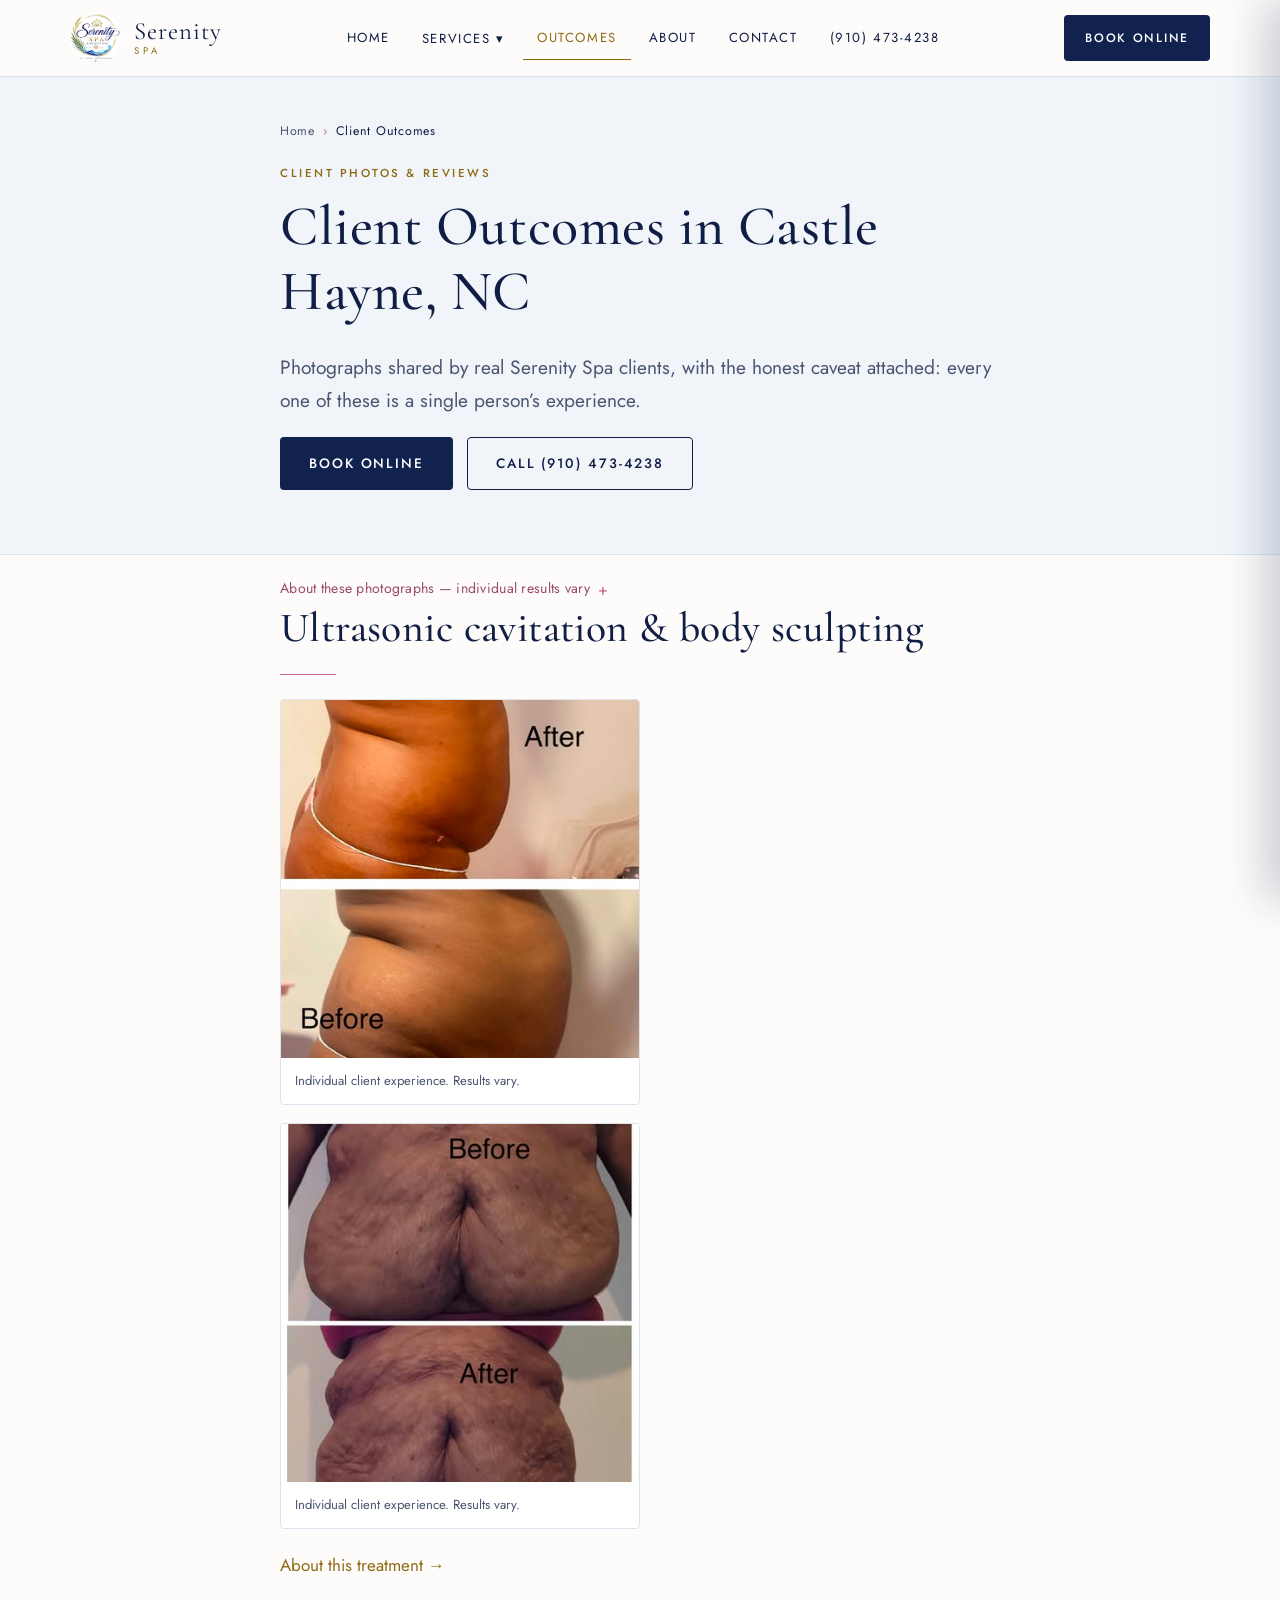
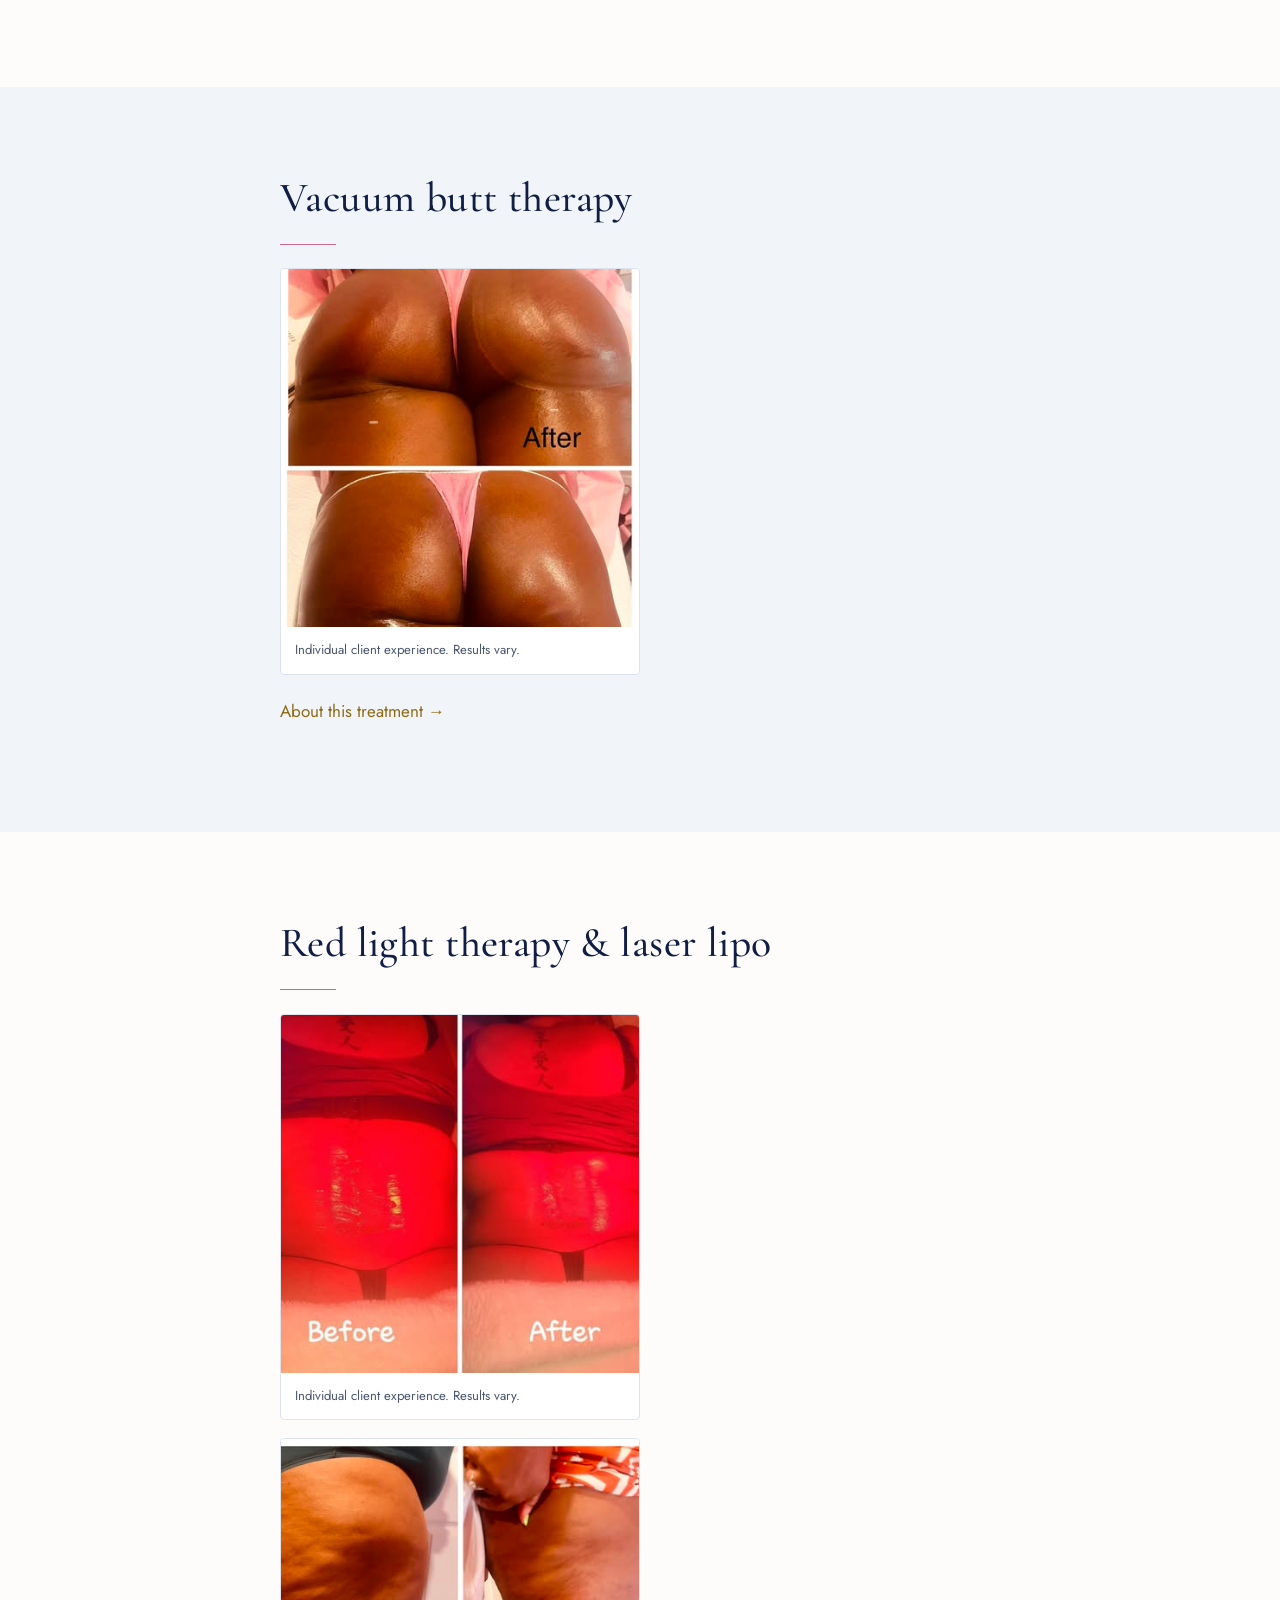
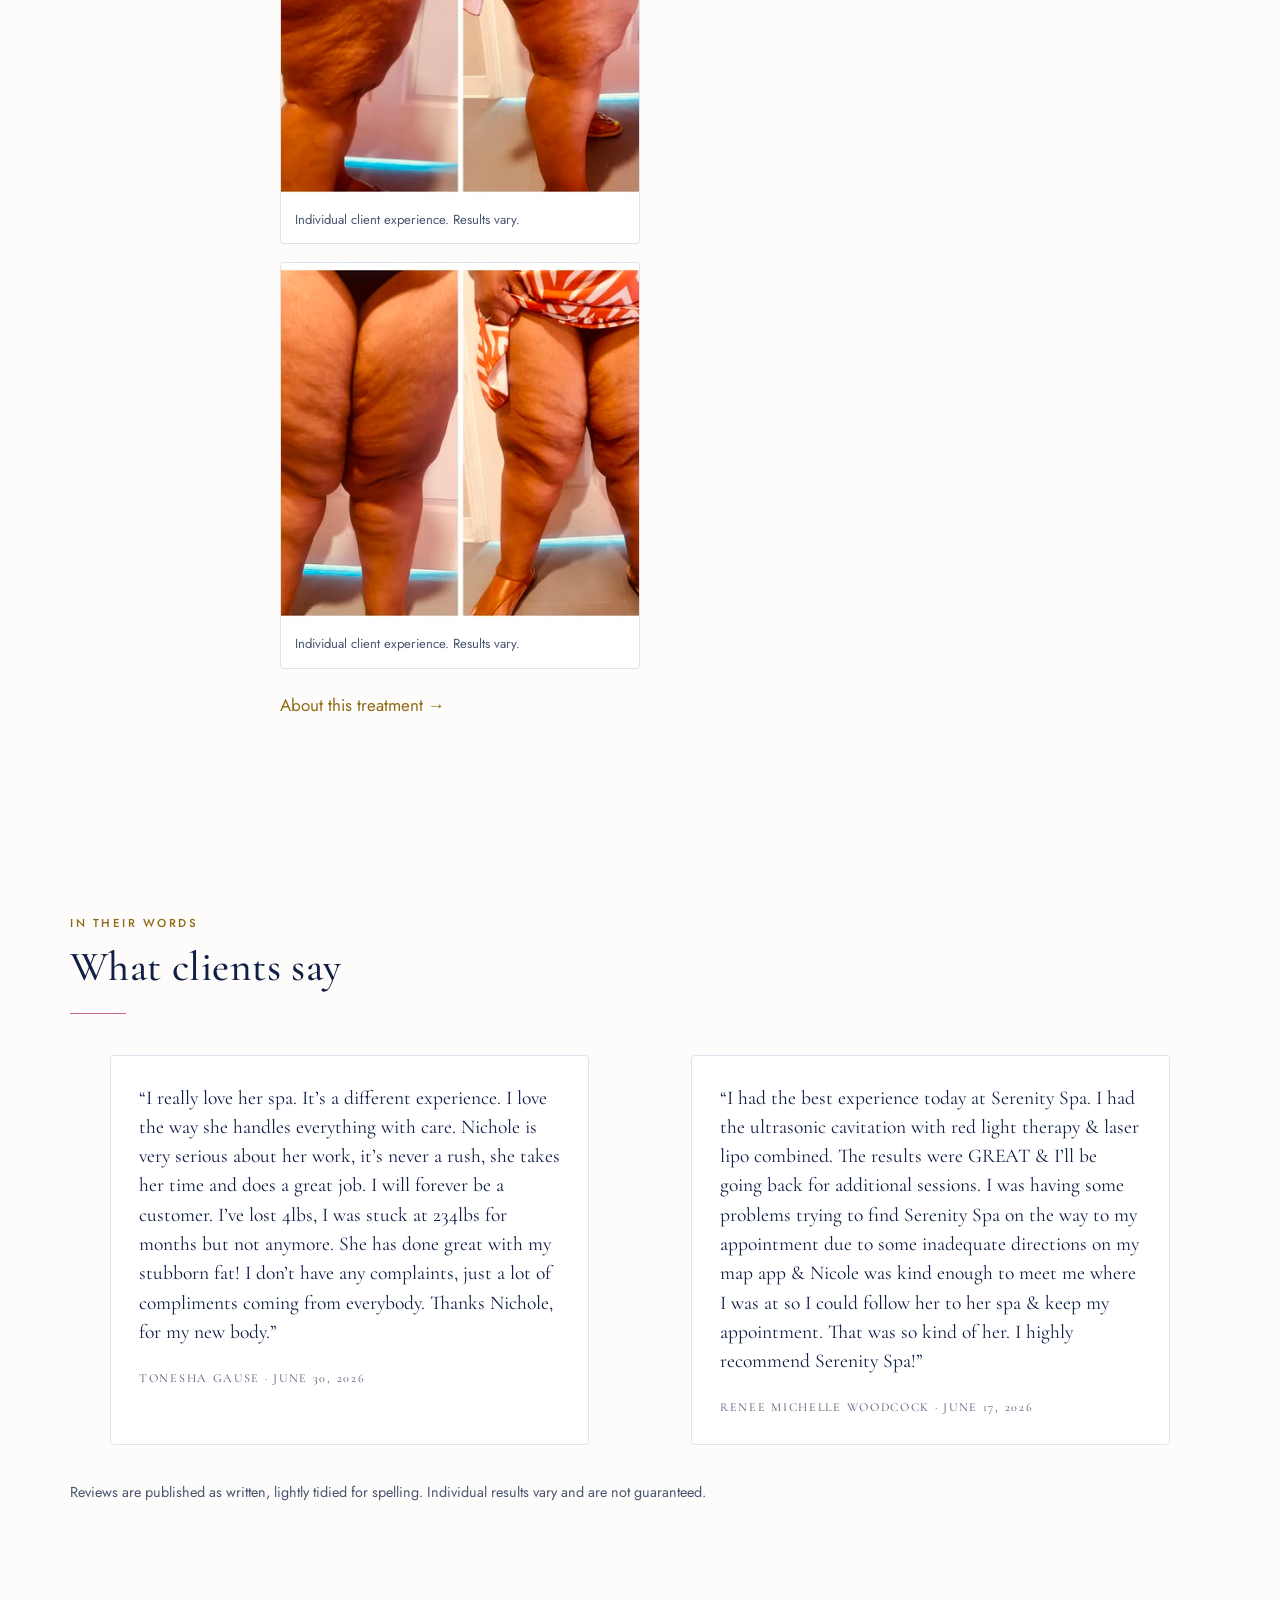
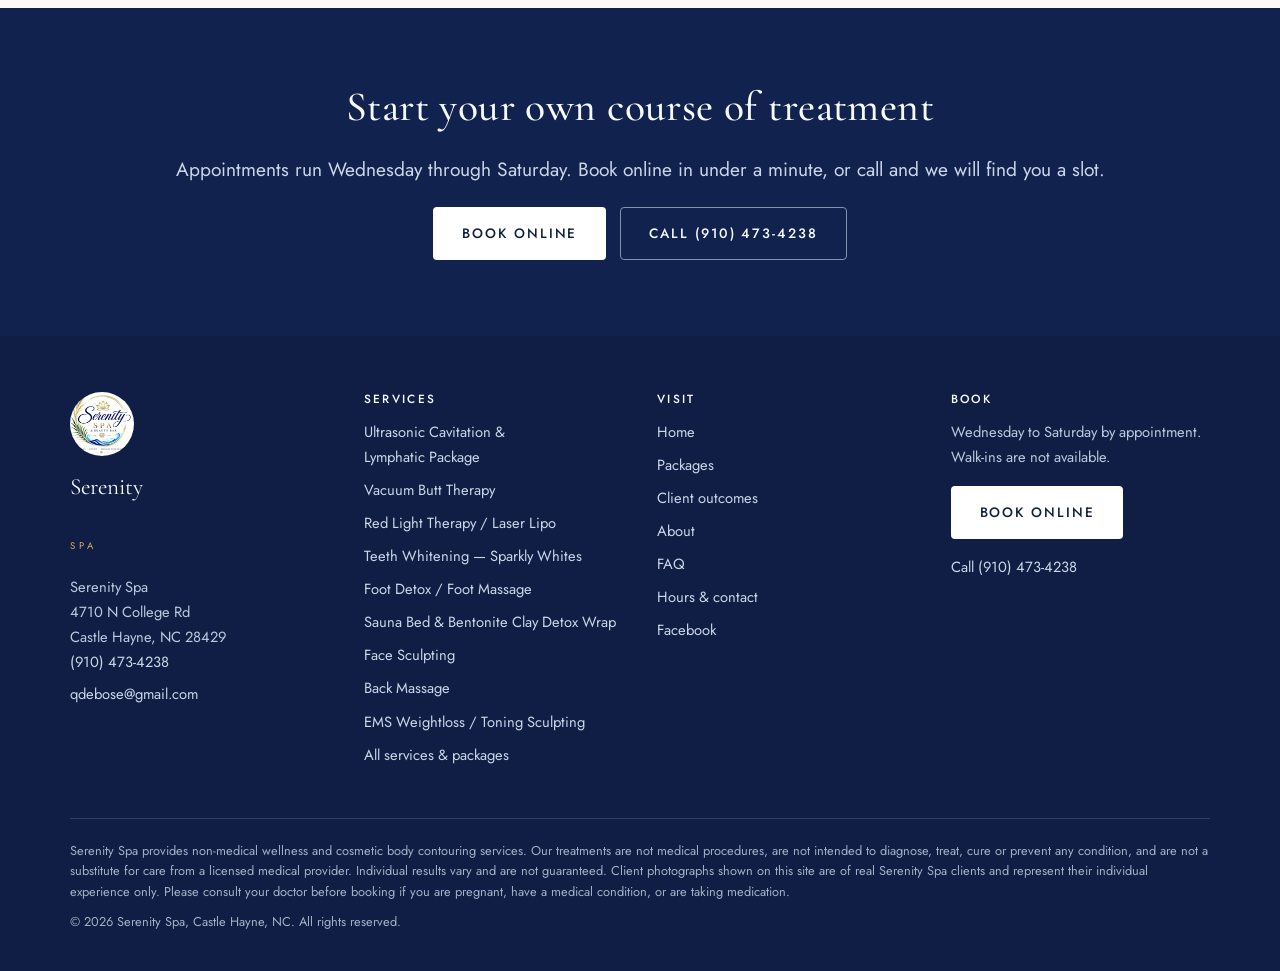
<file: outcomes.html>
<!DOCTYPE html>
<html lang="en">
<head>
<meta charset="utf-8">
<meta name="viewport" content="width=device-width, initial-scale=1">
<title>Client Outcomes in Castle Hayne, NC | Serenity Spa</title>
<meta name="description" content="See photographs from real Serenity Spa clients in Castle Hayne, NC after courses of cavitation, vacuum therapy and red light treatment. Results vary.">
<link rel="canonical" href="https://www.serenityspanc.com/outcomes.html">
<meta name="robots" content="index, follow">
<meta property="og:type" content="website">
<meta property="og:site_name" content="Serenity Spa">
<meta property="og:title" content="Client Outcomes in Castle Hayne, NC | Serenity Spa">
<meta property="og:description" content="See photographs from real Serenity Spa clients in Castle Hayne, NC after courses of cavitation, vacuum therapy and red light treatment. Results vary.">
<meta property="og:url" content="https://www.serenityspanc.com/outcomes.html">
<meta property="og:image" content="https://www.serenityspanc.com/ultrasonic-cavitation-client-photo-serenity-spa.jpg">
<meta property="og:locale" content="en_US">
<meta name="twitter:card" content="summary_large_image">
<meta name="twitter:title" content="Client Outcomes in Castle Hayne, NC | Serenity Spa">
<meta name="twitter:description" content="See photographs from real Serenity Spa clients in Castle Hayne, NC after courses of cavitation, vacuum therapy and red light treatment. Results vary.">
<meta name="twitter:image" content="https://www.serenityspanc.com/ultrasonic-cavitation-client-photo-serenity-spa.jpg">
<meta name="theme-color" content="#12224F">
<link rel="preconnect" href="https://fonts.googleapis.com">
<link rel="preconnect" href="https://fonts.gstatic.com" crossorigin>
<link href="https://fonts.googleapis.com/css2?family=Cormorant+Garamond:wght@400;500;600&family=Jost:wght@300;400;500&display=swap" rel="stylesheet">
<link rel="stylesheet" href="styles.css?v=8">
<script type="application/ld+json">{
 "@context": "https://schema.org",
 "@type": "BreadcrumbList",
 "@id": "https://www.serenityspanc.com/outcomes.html#breadcrumbs",
 "itemListElement": [
  {
   "@type": "ListItem",
   "position": 1,
   "name": "Home",
   "item": "https://www.serenityspanc.com/index.html"
  },
  {
   "@type": "ListItem",
   "position": 2,
   "name": "Client Outcomes",
   "item": "https://www.serenityspanc.com/outcomes.html"
  }
 ]
}</script>
</head>
<body><a class="skip" href="#main">Skip to content</a>
<header class="site-header">
  <div class="wrap header-inner">
    <a class="logo" href="index.html" aria-label="Serenity Spa home"><img src="serenity-spa-logo.jpg" alt="Serenity Spa &amp; Beauty Bar logo" width="52" height="52"><span class="lockup"><span class="l1">Serenity</span><span class="l2">Spa</span></span></a>
    <nav class="nav" aria-label="Main">
      <a class="navlink" href="index.html">Home</a>
      <div class="has-drop">
        <button class="navlink" type="button" aria-expanded="false" aria-haspopup="true">Services <span aria-hidden="true">&#9662;</span></button>
        <div class="drop">
          <a href="ultrasonic-cavitation.html"><span>Ultrasonic Cavitation &amp; Lymphatic Package</span><span class="price">$150</span></a>
          <a href="vacuum-butt-therapy.html"><span>Vacuum Butt Therapy</span><span class="price">$150</span></a>
          <a href="red-light-therapy-laser-lipo.html"><span>Red Light Therapy / Laser Lipo</span><span class="price">$80</span></a>
          <a href="teeth-whitening.html"><span>Teeth Whitening — Sparkly Whites</span><span class="price">$90</span></a>
          <a href="foot-detox-massage.html"><span>Foot Detox / Foot Massage</span><span class="price">$70</span></a>
          <a href="sauna-bed-detox-wrap.html"><span>Sauna Bed &amp; Bentonite Clay Detox Wrap</span><span class="price">$100</span></a>
          <a href="face-sculpting.html"><span>Face Sculpting</span><span class="price">$65</span></a>
          <a href="back-massage.html"><span>Back Massage</span><span class="price">$70</span></a>
          <a href="ems-body-sculpting.html"><span>EMS Weightloss / Toning Sculpting</span><span class="price">$250</span></a>
          <a class="drop-all" href="services.html">All services &amp; packages</a>
        </div>
      </div>
      <a class="navlink" href="outcomes.html" aria-current="page">Outcomes</a>
      <a class="navlink" href="index.html#about">About</a>
      <a class="navlink" href="index.html#contact">Contact</a>
      <a class="navlink" href="tel:+19104734238">(910) 473-4238</a>
    </nav>
    <div class="header-cta">
      <a class="btn btn-primary" href="https://book.heygoldie.com/serenity-spa-42836b48d8de/checkout" target="_blank" rel="noopener">Book Online</a>
      <button class="burger" type="button" aria-label="Open menu" aria-expanded="false" aria-controls="mobile-drawer"><span></span></button>
    </div>
  </div>
</header>
<div class="drawer-scrim"></div>
<div class="drawer" id="mobile-drawer" role="dialog" aria-label="Menu" aria-hidden="true">
  <div class="drawer-head">
    <span class="logo"><img src="serenity-spa-logo.jpg" alt="" width="44" height="44"><span class="lockup"><span class="l1">Serenity</span><span class="l2">Spa</span></span></span>
    <button class="drawer-close" type="button" aria-label="Close menu">&times;</button>
  </div>
  <nav aria-label="Mobile">
    <a href="index.html">Home</a>
    <a href="services.html">All Services &amp; Packages</a>
    <p class="group-label">Services</p>
    <a href="ultrasonic-cavitation.html">Ultrasonic Cavitation &amp; Lymphatic Package &mdash; $150</a>
    <a href="vacuum-butt-therapy.html">Vacuum Butt Therapy &mdash; $150</a>
    <a href="red-light-therapy-laser-lipo.html">Red Light Therapy / Laser Lipo &mdash; $80</a>
    <a href="teeth-whitening.html">Teeth Whitening — Sparkly Whites &mdash; $90</a>
    <a href="foot-detox-massage.html">Foot Detox / Foot Massage &mdash; $70</a>
    <a href="sauna-bed-detox-wrap.html">Sauna Bed &amp; Bentonite Clay Detox Wrap &mdash; $100</a>
    <a href="face-sculpting.html">Face Sculpting &mdash; $65</a>
    <a href="back-massage.html">Back Massage &mdash; $70</a>
    <a href="ems-body-sculpting.html">EMS Weightloss / Toning Sculpting &mdash; $250</a>
    <p class="group-label">More</p>
    <a href="outcomes.html" aria-current="page">Client Outcomes</a>
    <a href="index.html#about">About the spa</a>
    <a href="index.html#faq">FAQ</a>
    <a href="index.html#contact">Hours &amp; contact</a>
    <a href="tel:+19104734238">Call (910) 473-4238</a>
  </nav>
  <a class="btn btn-primary" href="https://book.heygoldie.com/serenity-spa-42836b48d8de/checkout" target="_blank" rel="noopener">Book Online</a>
</div>
<main id="main">
<div class="page-hero">
  <div class="wrap narrow">
    <nav class="crumbs" aria-label="Breadcrumb"><ol><li><a href="index.html">Home</a></li><li><span aria-current="page">Client Outcomes</span></li></ol></nav>
    <p class="eyebrow">Client photos &amp; reviews</p>
    <h1>Client Outcomes in Castle Hayne, NC</h1>
    <p class="lede">Photographs shared by real Serenity Spa clients, with the honest caveat attached: every one of these is a single person&rsquo;s experience.</p>
    <div class="btn-row">
      <a class="btn btn-primary" href="https://book.heygoldie.com/serenity-spa-42836b48d8de/checkout" target="_blank" rel="noopener">Book Online</a>
      <a class="btn btn-secondary" href="tel:+19104734238">Call (910) 473-4238</a>
    </div>
  </div>
</div>

<section style="padding:18px 0 0">
  <div class="wrap narrow">
    <details class="fineprint">
      <summary>About these photographs &mdash; individual results vary</summary>
      <p>Every photograph on this page was taken in our own treatment room and shared with the client&rsquo;s permission. None are edited and none are stock images. Each shows one person&rsquo;s experience after their own course of treatment; it is not a prediction of what anyone else will see. Results depend on your starting point, hydration and routine, and are never guaranteed. Serenity Spa provides non-medical cosmetic services.</p>
    </details>
  </div>
</section>

<section style="padding-top:0">
  <div class="wrap narrow">
    <h2>Ultrasonic cavitation &amp; body sculpting</h2>
    <hr class="rule">
    <div class="results"><figure><img src="ultrasonic-cavitation-client-photo-serenity-spa.jpg" alt="Serenity Spa client photo showing midsection contour after a series of ultrasonic cavitation sessions" width="414" height="414" loading="lazy" decoding="async"><figcaption>Individual client experience. Results vary.</figcaption></figure><figure><img src="body-sculpting-client-photo-serenity-spa.jpg" alt="Serenity Spa client photo showing body sculpting progress across the back and torso" width="414" height="414" loading="lazy" decoding="async"><figcaption>Individual client experience. Results vary.</figcaption></figure></div>
    <p style="margin-top:22px"><a href="ultrasonic-cavitation.html">About this treatment &rarr;</a></p>
  </div>
</section>
<section class="bg-sand">
  <div class="wrap narrow">
    <h2>Vacuum butt therapy</h2>
    <hr class="rule">
    <div class="results"><figure><img src="vacuum-butt-therapy-client-photo-serenity-spa.jpg" alt="Serenity Spa client photo showing glute shape after a course of vacuum butt therapy" width="414" height="414" loading="lazy" decoding="async"><figcaption>Individual client experience. Results vary.</figcaption></figure></div>
    <p style="margin-top:22px"><a href="vacuum-butt-therapy.html">About this treatment &rarr;</a></p>
  </div>
</section>
<section>
  <div class="wrap narrow">
    <h2>Red light therapy &amp; laser lipo</h2>
    <hr class="rule">
    <div class="results"><figure><img src="red-light-therapy-client-photo-serenity-spa.jpg" alt="Serenity Spa client photo taken during a red light therapy session" width="414" height="414" loading="lazy" decoding="async"><figcaption>Individual client experience. Results vary.</figcaption></figure><figure><img src="cellulite-reduction-client-photo-serenity-spa.jpg" alt="Serenity Spa client photo showing thigh skin texture over a course of treatment" width="414" height="414" loading="lazy" decoding="async"><figcaption>Individual client experience. Results vary.</figcaption></figure><figure><img src="leg-contouring-client-photo-serenity-spa.jpg" alt="Serenity Spa client photo showing leg contour over a course of treatment" width="414" height="414" loading="lazy" decoding="async"><figcaption>Individual client experience. Results vary.</figcaption></figure></div>
    <p style="margin-top:22px"><a href="red-light-therapy-laser-lipo.html">About this treatment &rarr;</a></p>
  </div>
</section>

<section>
  <div class="wrap">
    <p class="eyebrow">In their words</p>
    <h2>What clients say</h2>
    <hr class="rule">
    <div class="grid grid-2">
      <blockquote class="quote">
        <p>&ldquo;I really love her spa. It&rsquo;s a different experience. I love the way she handles everything with care. Nichole is very serious about her work, it&rsquo;s never a rush, she takes her time and does a great job. I will forever be a customer. I&rsquo;ve lost 4lbs, I was stuck at 234lbs for months but not anymore. She has done great with my stubborn fat! I don&rsquo;t have any complaints, just a lot of compliments coming from everybody. Thanks Nichole, for my new body.&rdquo;</p>
        <p class="who">Tonesha Gause &middot; June 30, 2026</p>
      </blockquote>
      <blockquote class="quote">
        <p>&ldquo;I had the best experience today at Serenity Spa. I had the ultrasonic cavitation with red light therapy &amp; laser lipo combined. The results were GREAT &amp; I&rsquo;ll be going back for additional sessions. I was having some problems trying to find Serenity Spa on the way to my appointment due to some inadequate directions on my map app &amp; Nicole was kind enough to meet me where I was at so I could follow her to her spa &amp; keep my appointment. That was so kind of her. I highly recommend Serenity Spa!&rdquo;</p>
        <p class="who">Renee Michelle Woodcock &middot; June 17, 2026</p>
      </blockquote>
    </div>
    <p style="font-size:.9rem;margin-top:18px">Reviews are published as written, lightly tidied for spelling. Individual results vary and are not guaranteed.</p>
  </div>
</section>

<section class="cta-band">
  <div class="wrap center">
    <h2>Start your own course of treatment</h2>
    <p class="lede">Appointments run Wednesday through Saturday. Book online in under a minute, or call and we will find you a slot.</p>
    <div class="btn-row" style="justify-content:center">
      <a class="btn btn-light" href="https://book.heygoldie.com/serenity-spa-42836b48d8de/checkout" target="_blank" rel="noopener">Book Online</a>
      <a class="btn btn-outline-light" href="tel:+19104734238">Call (910) 473-4238</a>
    </div>
  </div>
</section>
</main>
<footer class="site-footer">
  <div class="wrap">
    <div class="foot-grid">
      <div>
        <span class="foot-logo"><img src="serenity-spa-logo.jpg" alt="Serenity Spa &amp; Beauty Bar logo" width="64" height="64"><span class="l1">Serenity</span><br><span class="l2">Spa</span></span>
        <address class="nap" style="margin-top:18px">
          Serenity Spa<br>
          4710 N College Rd<br>Castle Hayne, NC 28429<br>
          <a href="tel:+19104734238">(910) 473-4238</a><br>
          <a href="mailto:qdebose@gmail.com">qdebose@gmail.com</a>
        </address>
      </div>
      <div>
        <h4>Services</h4>
        <ul><li><a href="ultrasonic-cavitation.html">Ultrasonic Cavitation &amp; Lymphatic Package</a></li><li><a href="vacuum-butt-therapy.html">Vacuum Butt Therapy</a></li><li><a href="red-light-therapy-laser-lipo.html">Red Light Therapy / Laser Lipo</a></li><li><a href="teeth-whitening.html">Teeth Whitening — Sparkly Whites</a></li><li><a href="foot-detox-massage.html">Foot Detox / Foot Massage</a></li><li><a href="sauna-bed-detox-wrap.html">Sauna Bed &amp; Bentonite Clay Detox Wrap</a></li><li><a href="face-sculpting.html">Face Sculpting</a></li><li><a href="back-massage.html">Back Massage</a></li><li><a href="ems-body-sculpting.html">EMS Weightloss / Toning Sculpting</a></li><li><a href="services.html">All services &amp; packages</a></li></ul>
      </div>
      <div>
        <h4>Visit</h4>
        <ul>
          <li><a href="index.html">Home</a></li>
          <li><a href="index.html#packages">Packages</a></li>
          <li><a href="outcomes.html">Client outcomes</a></li>
          <li><a href="index.html#about">About</a></li>
          <li><a href="index.html#faq">FAQ</a></li>
          <li><a href="index.html#contact">Hours &amp; contact</a></li>
          <li><a href="https://www.facebook.com/ladyQ38" target="_blank" rel="noopener">Facebook</a></li>
        </ul>
      </div>
      <div>
        <h4>Book</h4>
        <p>Wednesday to Saturday by appointment. Walk-ins are not available.</p>
        <p><a class="btn btn-light" href="https://book.heygoldie.com/serenity-spa-42836b48d8de/checkout" target="_blank" rel="noopener">Book Online</a></p>
        <p><a href="tel:+19104734238">Call (910) 473-4238</a></p>
      </div>
    </div>
    <div class="disclaimer">
      <p>Serenity Spa provides non-medical wellness and cosmetic body contouring services. Our treatments are not medical procedures, are not intended to diagnose, treat, cure or prevent any condition, and are not a substitute for care from a licensed medical provider. Individual results vary and are not guaranteed. Client photographs shown on this site are of real Serenity Spa clients and represent their individual experience only. Please consult your doctor before booking if you are pregnant, have a medical condition, or are taking medication.</p>
      <p>&copy; 2026 Serenity Spa, Castle Hayne, NC. All rights reserved.</p>
    </div>
  </div>
</footer>
<div class="sticky-cta">
  <a class="call" href="tel:+19104734238">Call Now</a>
  <a class="book" href="https://book.heygoldie.com/serenity-spa-42836b48d8de/checkout" target="_blank" rel="noopener">Book Online</a>
</div>
<script src="script.js?v=2"></script>
</body>
</html>
</file>
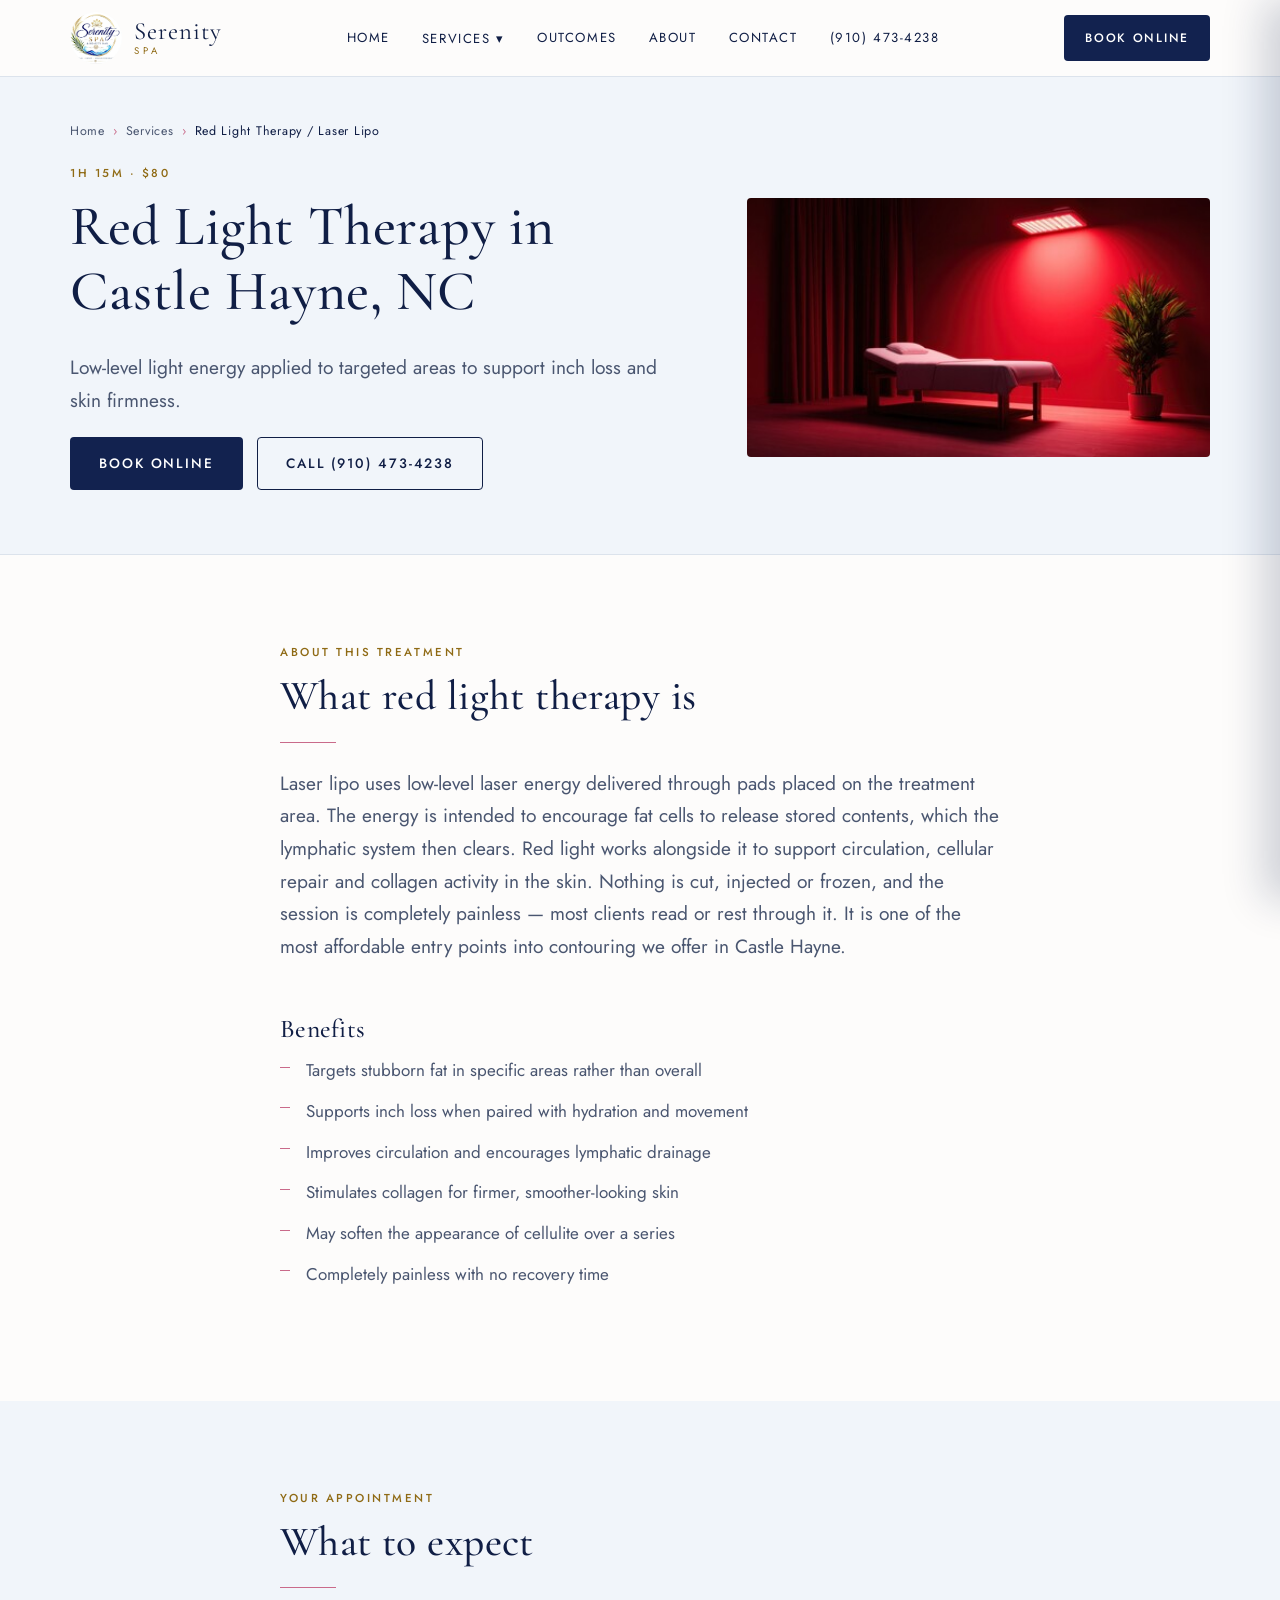
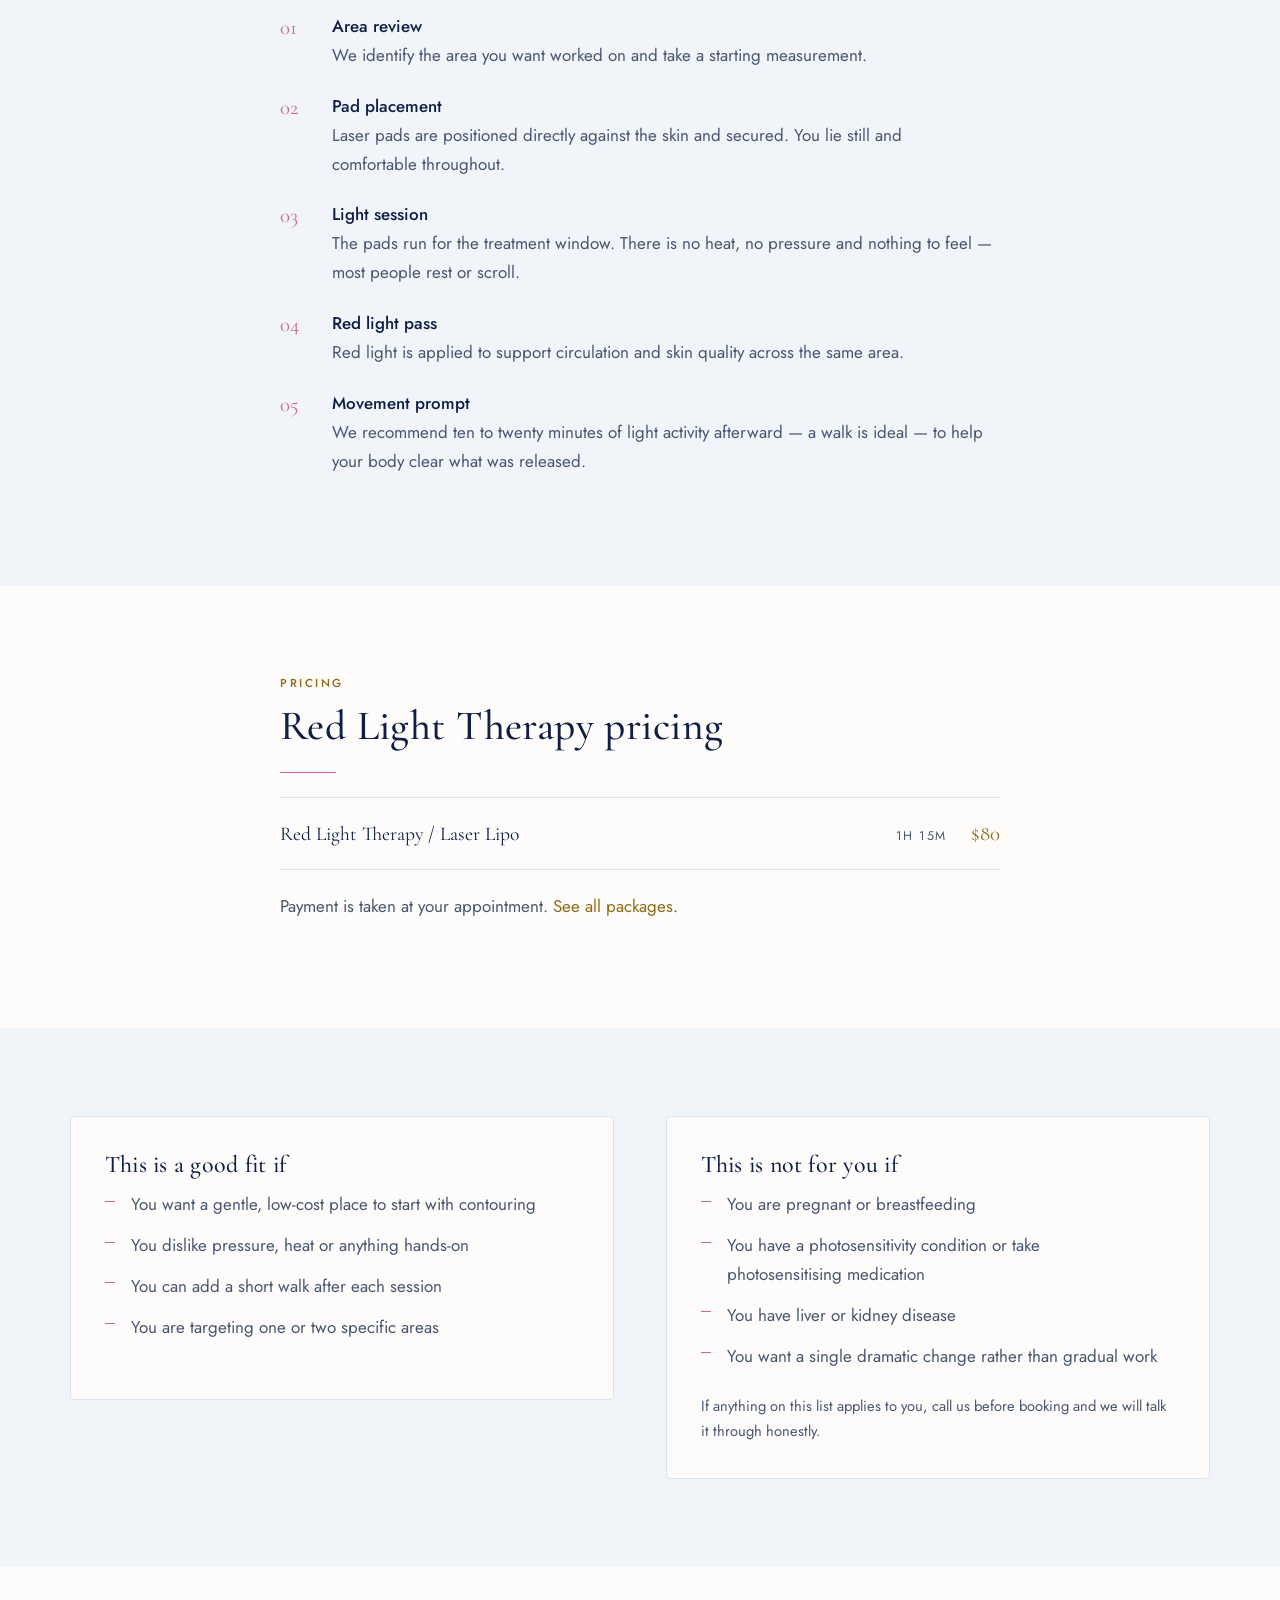
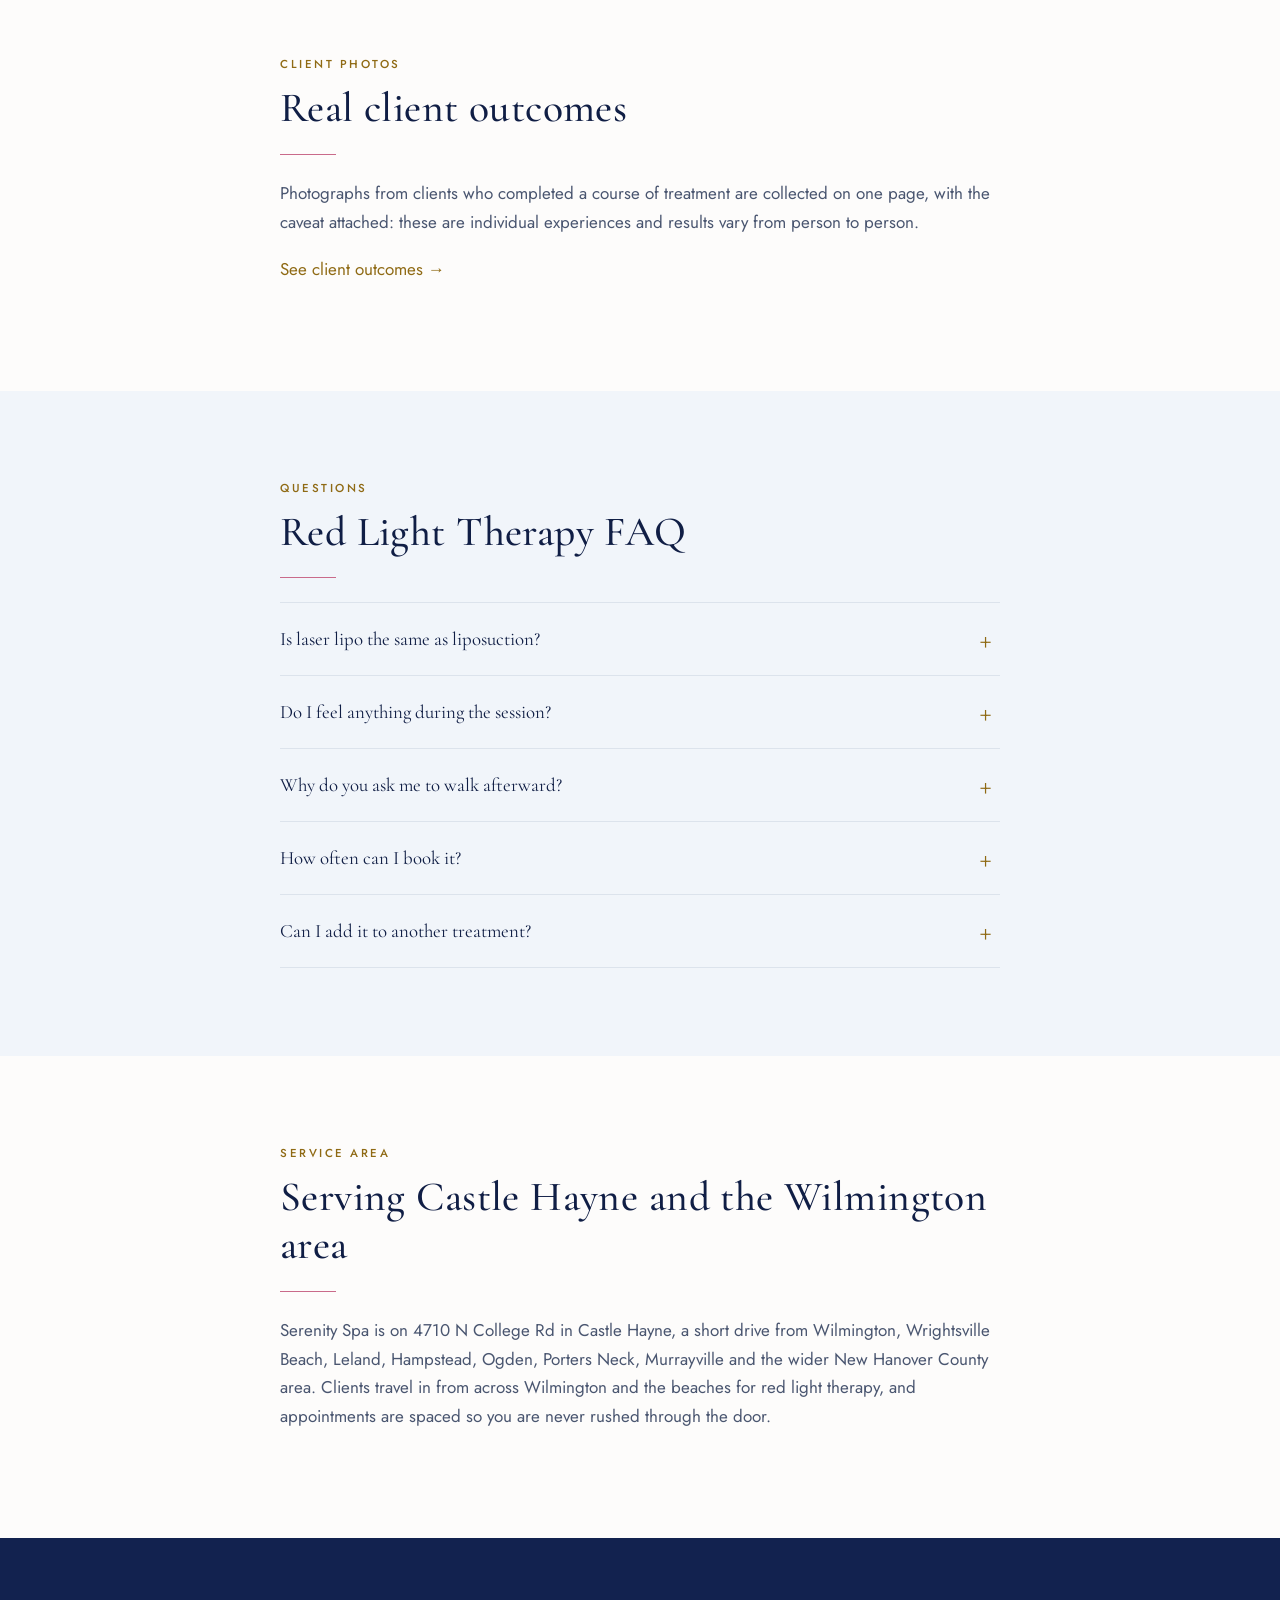
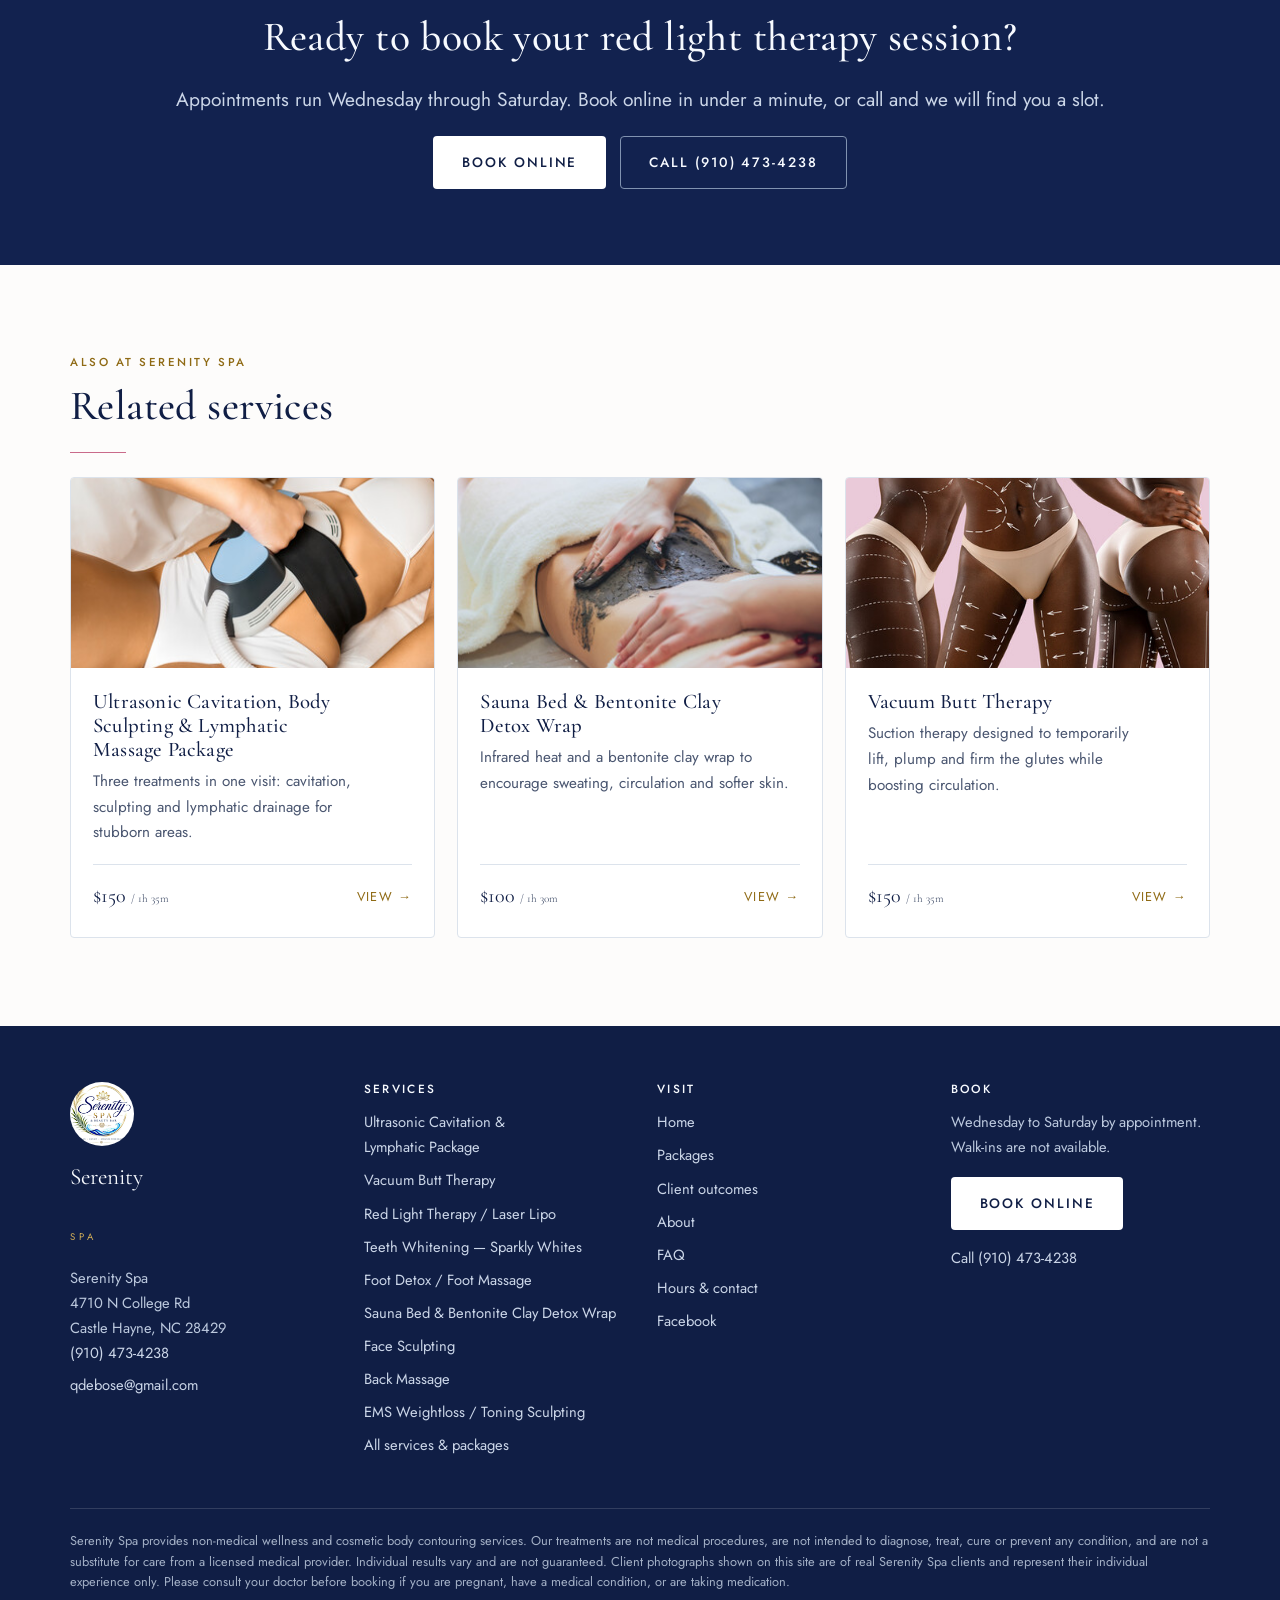
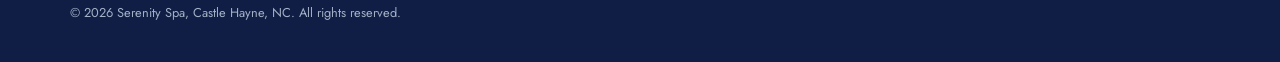
<file: red-light-therapy-laser-lipo.html>
<!DOCTYPE html>
<html lang="en">
<head>
<meta charset="utf-8">
<meta name="viewport" content="width=device-width, initial-scale=1">
<title>Red Light Therapy in Castle Hayne, NC | Serenity Spa</title>
<meta name="description" content="Support inch loss and firmer-looking skin with red light therapy and laser lipo in Castle Hayne, NC. A painless 75-minute session with no recovery time.">
<link rel="canonical" href="https://www.serenityspanc.com/red-light-therapy-laser-lipo.html">
<meta name="robots" content="index, follow">
<meta property="og:type" content="website">
<meta property="og:site_name" content="Serenity Spa">
<meta property="og:title" content="Red Light Therapy in Castle Hayne, NC | Serenity Spa">
<meta property="og:description" content="Support inch loss and firmer-looking skin with red light therapy and laser lipo in Castle Hayne, NC. A painless 75-minute session with no recovery time.">
<meta property="og:url" content="https://www.serenityspanc.com/red-light-therapy-laser-lipo.html">
<meta property="og:image" content="https://www.serenityspanc.com/red-light-therapy-room-castle-hayne.jpg">
<meta property="og:locale" content="en_US">
<meta name="twitter:card" content="summary_large_image">
<meta name="twitter:title" content="Red Light Therapy in Castle Hayne, NC | Serenity Spa">
<meta name="twitter:description" content="Support inch loss and firmer-looking skin with red light therapy and laser lipo in Castle Hayne, NC. A painless 75-minute session with no recovery time.">
<meta name="twitter:image" content="https://www.serenityspanc.com/red-light-therapy-room-castle-hayne.jpg">
<meta name="theme-color" content="#12224F">
<link rel="preconnect" href="https://fonts.googleapis.com">
<link rel="preconnect" href="https://fonts.gstatic.com" crossorigin>
<link href="https://fonts.googleapis.com/css2?family=Cormorant+Garamond:wght@400;500;600&family=Jost:wght@300;400;500&display=swap" rel="stylesheet">
<link rel="stylesheet" href="styles.css?v=8">
<script type="application/ld+json">{
 "@context": "https://schema.org",
 "@type": "Service",
 "@id": "https://www.serenityspanc.com/red-light-therapy-laser-lipo.html#service",
 "name": "Red Light Therapy / Laser Lipo",
 "serviceType": "Red Light Therapy",
 "url": "https://www.serenityspanc.com/red-light-therapy-laser-lipo.html",
 "description": "Support inch loss and firmer-looking skin with red light therapy and laser lipo in Castle Hayne, NC. A painless 75-minute session with no recovery time.",
 "provider": {
  "@type": "HealthAndBeautyBusiness",
  "@id": "https://www.serenityspanc.com/#business",
  "name": "Serenity Spa",
  "telephone": "(910) 473-4238",
  "url": "https://www.serenityspanc.com/",
  "address": {
   "@type": "PostalAddress",
   "streetAddress": "4710 N College Rd",
   "addressLocality": "Castle Hayne",
   "addressRegion": "NC",
   "postalCode": "28429",
   "addressCountry": "US"
  }
 },
 "areaServed": [
  {
   "@type": "City",
   "name": "Castle Hayne"
  },
  {
   "@type": "City",
   "name": "Wilmington"
  },
  {
   "@type": "City",
   "name": "Wrightsville Beach"
  },
  {
   "@type": "City",
   "name": "Leland"
  },
  {
   "@type": "City",
   "name": "Hampstead"
  },
  {
   "@type": "City",
   "name": "Ogden"
  },
  {
   "@type": "City",
   "name": "Porters Neck"
  },
  {
   "@type": "City",
   "name": "Murrayville"
  },
  {
   "@type": "City",
   "name": "New Hanover County"
  }
 ],
 "offers": {
  "@type": "Offer",
  "price": "80",
  "priceCurrency": "USD",
  "url": "https://book.heygoldie.com/serenity-spa-42836b48d8de/checkout",
  "availability": "https://schema.org/InStock"
 }
}</script>
<script type="application/ld+json">{
 "@context": "https://schema.org",
 "@type": "FAQPage",
 "@id": "https://www.serenityspanc.com/red-light-therapy-laser-lipo.html#faq",
 "mainEntity": [
  {
   "@type": "Question",
   "name": "Is laser lipo the same as liposuction?",
   "acceptedAnswer": {
    "@type": "Answer",
    "text": "No. There is no surgery, no incision and no anaesthetic. It is a non-invasive light-based treatment and the effects are far more modest than a surgical procedure."
   }
  },
  {
   "@type": "Question",
   "name": "Do I feel anything during the session?",
   "acceptedAnswer": {
    "@type": "Answer",
    "text": "Almost nothing. Some clients notice mild warmth from the pads. There is no pain and nothing to recover from."
   }
  },
  {
   "@type": "Question",
   "name": "Why do you ask me to walk afterward?",
   "acceptedAnswer": {
    "@type": "Answer",
    "text": "Light movement helps your lymphatic and circulatory systems clear what the session released. Twenty minutes is enough."
   }
  },
  {
   "@type": "Question",
   "name": "How often can I book it?",
   "acceptedAnswer": {
    "@type": "Answer",
    "text": "It is gentle enough for regular sessions. We will suggest a spacing based on your area and goals at your first visit."
   }
  },
  {
   "@type": "Question",
   "name": "Can I add it to another treatment?",
   "acceptedAnswer": {
    "@type": "Answer",
    "text": "Yes. It is included in our ultrasonic cavitation package and pairs well with the sauna bed detox wrap."
   }
  }
 ]
}</script>
<script type="application/ld+json">{
 "@context": "https://schema.org",
 "@type": "BreadcrumbList",
 "@id": "https://www.serenityspanc.com/red-light-therapy-laser-lipo.html#breadcrumbs",
 "itemListElement": [
  {
   "@type": "ListItem",
   "position": 1,
   "name": "Home",
   "item": "https://www.serenityspanc.com/index.html"
  },
  {
   "@type": "ListItem",
   "position": 2,
   "name": "Services",
   "item": "https://www.serenityspanc.com/services.html"
  },
  {
   "@type": "ListItem",
   "position": 3,
   "name": "Red Light Therapy / Laser Lipo",
   "item": "https://www.serenityspanc.com/red-light-therapy-laser-lipo.html"
  }
 ]
}</script>
</head>
<body><a class="skip" href="#main">Skip to content</a>
<header class="site-header">
  <div class="wrap header-inner">
    <a class="logo" href="index.html" aria-label="Serenity Spa home"><img src="serenity-spa-logo.jpg" alt="Serenity Spa &amp; Beauty Bar logo" width="52" height="52"><span class="lockup"><span class="l1">Serenity</span><span class="l2">Spa</span></span></a>
    <nav class="nav" aria-label="Main">
      <a class="navlink" href="index.html">Home</a>
      <div class="has-drop">
        <button class="navlink" type="button" aria-expanded="false" aria-haspopup="true">Services <span aria-hidden="true">&#9662;</span></button>
        <div class="drop">
          <a href="ultrasonic-cavitation.html"><span>Ultrasonic Cavitation &amp; Lymphatic Package</span><span class="price">$150</span></a>
          <a href="vacuum-butt-therapy.html"><span>Vacuum Butt Therapy</span><span class="price">$150</span></a>
          <a href="red-light-therapy-laser-lipo.html" aria-current="page"><span>Red Light Therapy / Laser Lipo</span><span class="price">$80</span></a>
          <a href="teeth-whitening.html"><span>Teeth Whitening — Sparkly Whites</span><span class="price">$90</span></a>
          <a href="foot-detox-massage.html"><span>Foot Detox / Foot Massage</span><span class="price">$70</span></a>
          <a href="sauna-bed-detox-wrap.html"><span>Sauna Bed &amp; Bentonite Clay Detox Wrap</span><span class="price">$100</span></a>
          <a href="face-sculpting.html"><span>Face Sculpting</span><span class="price">$65</span></a>
          <a href="back-massage.html"><span>Back Massage</span><span class="price">$70</span></a>
          <a href="ems-body-sculpting.html"><span>EMS Weightloss / Toning Sculpting</span><span class="price">$250</span></a>
          <a class="drop-all" href="services.html">All services &amp; packages</a>
        </div>
      </div>
      <a class="navlink" href="outcomes.html">Outcomes</a>
      <a class="navlink" href="index.html#about">About</a>
      <a class="navlink" href="index.html#contact">Contact</a>
      <a class="navlink" href="tel:+19104734238">(910) 473-4238</a>
    </nav>
    <div class="header-cta">
      <a class="btn btn-primary" href="https://book.heygoldie.com/serenity-spa-42836b48d8de/checkout" target="_blank" rel="noopener">Book Online</a>
      <button class="burger" type="button" aria-label="Open menu" aria-expanded="false" aria-controls="mobile-drawer"><span></span></button>
    </div>
  </div>
</header>
<div class="drawer-scrim"></div>
<div class="drawer" id="mobile-drawer" role="dialog" aria-label="Menu" aria-hidden="true">
  <div class="drawer-head">
    <span class="logo"><img src="serenity-spa-logo.jpg" alt="" width="44" height="44"><span class="lockup"><span class="l1">Serenity</span><span class="l2">Spa</span></span></span>
    <button class="drawer-close" type="button" aria-label="Close menu">&times;</button>
  </div>
  <nav aria-label="Mobile">
    <a href="index.html">Home</a>
    <a href="services.html">All Services &amp; Packages</a>
    <p class="group-label">Services</p>
    <a href="ultrasonic-cavitation.html">Ultrasonic Cavitation &amp; Lymphatic Package &mdash; $150</a>
    <a href="vacuum-butt-therapy.html">Vacuum Butt Therapy &mdash; $150</a>
    <a href="red-light-therapy-laser-lipo.html" aria-current="page">Red Light Therapy / Laser Lipo &mdash; $80</a>
    <a href="teeth-whitening.html">Teeth Whitening — Sparkly Whites &mdash; $90</a>
    <a href="foot-detox-massage.html">Foot Detox / Foot Massage &mdash; $70</a>
    <a href="sauna-bed-detox-wrap.html">Sauna Bed &amp; Bentonite Clay Detox Wrap &mdash; $100</a>
    <a href="face-sculpting.html">Face Sculpting &mdash; $65</a>
    <a href="back-massage.html">Back Massage &mdash; $70</a>
    <a href="ems-body-sculpting.html">EMS Weightloss / Toning Sculpting &mdash; $250</a>
    <p class="group-label">More</p>
    <a href="outcomes.html">Client Outcomes</a>
    <a href="index.html#about">About the spa</a>
    <a href="index.html#faq">FAQ</a>
    <a href="index.html#contact">Hours &amp; contact</a>
    <a href="tel:+19104734238">Call (910) 473-4238</a>
  </nav>
  <a class="btn btn-primary" href="https://book.heygoldie.com/serenity-spa-42836b48d8de/checkout" target="_blank" rel="noopener">Book Online</a>
</div>
<main id="main">
<div class="page-hero">
  <div class="wrap">
    <nav class="crumbs" aria-label="Breadcrumb">
      <ol>
        <li><a href="index.html">Home</a></li>
        <li><a href="services.html">Services</a></li>
        <li><span aria-current="page">Red Light Therapy / Laser Lipo</span></li>
      </ol>
    </nav>
    <div class="hero-split">
      <div>
        <p class="eyebrow">1h 15m &middot; $80</p>
        <h1>Red Light Therapy in Castle Hayne, NC</h1>
        <p class="lede">Low-level light energy applied to targeted areas to support inch loss and skin firmness.</p>
        <div class="btn-row">
          <a class="btn btn-primary" href="https://book.heygoldie.com/serenity-spa-42836b48d8de/checkout" target="_blank" rel="noopener">Book Online</a>
          <a class="btn btn-secondary" href="tel:+19104734238">Call (910) 473-4238</a>
        </div>
      </div>
      <div><img src="red-light-therapy-room-castle-hayne.jpg" alt="Treatment bed under a red light therapy panel in a softly lit room at Serenity Spa" width="429" height="240" decoding="async"></div>
    </div>
  </div>
</div>

<section>
  <div class="wrap narrow">
    
    <p class="eyebrow">About this treatment</p>
    <h2>What red light therapy is</h2>
    <hr class="rule">
    <p class="lede">Laser lipo uses low-level laser energy delivered through pads placed on the treatment area. The energy is intended to encourage fat cells to release stored contents, which the lymphatic system then clears. Red light works alongside it to support circulation, cellular repair and collagen activity in the skin. Nothing is cut, injected or frozen, and the session is completely painless — most clients read or rest through it. It is one of the most affordable entry points into contouring we offer in Castle Hayne.</p>
    <h3 style="margin-top:2em">Benefits</h3>
    <ul class="checks"><li>Targets stubborn fat in specific areas rather than overall</li><li>Supports inch loss when paired with hydration and movement</li><li>Improves circulation and encourages lymphatic drainage</li><li>Stimulates collagen for firmer, smoother-looking skin</li><li>May soften the appearance of cellulite over a series</li><li>Completely painless with no recovery time</li></ul>
  </div>
</section>

<section class="bg-sand">
  <div class="wrap narrow">
    <p class="eyebrow">Your appointment</p>
    <h2>What to expect</h2>
    <hr class="rule">
    <ol class="steps"><li><strong>Area review</strong>We identify the area you want worked on and take a starting measurement.</li><li><strong>Pad placement</strong>Laser pads are positioned directly against the skin and secured. You lie still and comfortable throughout.</li><li><strong>Light session</strong>The pads run for the treatment window. There is no heat, no pressure and nothing to feel — most people rest or scroll.</li><li><strong>Red light pass</strong>Red light is applied to support circulation and skin quality across the same area.</li><li><strong>Movement prompt</strong>We recommend ten to twenty minutes of light activity afterward — a walk is ideal — to help your body clear what was released.</li></ol>
  </div>
</section>

<section>
  <div class="wrap narrow">
    <p class="eyebrow">Pricing</p>
    <h2>Red Light Therapy pricing</h2>
    <hr class="rule">
    <div class="pkg-list"><div class="pkg"><span class="name">Red Light Therapy / Laser Lipo</span><span class="dur">1h 15m</span><span class="price">$80</span></div></div>
    <p style="margin-top:22px">Payment is taken at your appointment. <a href="services.html#packages">See all packages</a>.</p>
  </div>
</section>

<section class="bg-sand">
  <div class="wrap">
    <div class="split" style="align-items:start">
      <div class="panel">
        <h2 style="font-size:1.5rem">This is a good fit if</h2>
        <ul class="checks"><li>You want a gentle, low-cost place to start with contouring</li><li>You dislike pressure, heat or anything hands-on</li><li>You can add a short walk after each session</li><li>You are targeting one or two specific areas</li></ul>
      </div>
      <div class="panel">
        <h2 style="font-size:1.5rem">This is not for you if</h2>
        <ul class="checks"><li>You are pregnant or breastfeeding</li><li>You have a photosensitivity condition or take photosensitising medication</li><li>You have liver or kidney disease</li><li>You want a single dramatic change rather than gradual work</li></ul>
        <p style="font-size:.92rem;margin-bottom:0">If anything on this list applies to you, call us before booking and we will talk it through honestly.</p>
      </div>
    </div>
  </div>
</section>

<section><div class="wrap narrow"><p class="eyebrow">Client photos</p><h2>Real client outcomes</h2><hr class="rule"><p>Photographs from clients who completed a course of treatment are collected on one page, with the caveat attached: these are individual experiences and results vary from person to person.</p><p><a href="outcomes.html">See client outcomes &rarr;</a></p></div></section>

<section class="bg-sand">
  <div class="wrap narrow">
    <p class="eyebrow">Questions</p>
    <h2>Red Light Therapy FAQ</h2>
    <hr class="rule">
    <div class="faq"><details class="qa"><summary>Is laser lipo the same as liposuction?</summary><div class="a"><p>No. There is no surgery, no incision and no anaesthetic. It is a non-invasive light-based treatment and the effects are far more modest than a surgical procedure.</p></div></details><details class="qa"><summary>Do I feel anything during the session?</summary><div class="a"><p>Almost nothing. Some clients notice mild warmth from the pads. There is no pain and nothing to recover from.</p></div></details><details class="qa"><summary>Why do you ask me to walk afterward?</summary><div class="a"><p>Light movement helps your lymphatic and circulatory systems clear what the session released. Twenty minutes is enough.</p></div></details><details class="qa"><summary>How often can I book it?</summary><div class="a"><p>It is gentle enough for regular sessions. We will suggest a spacing based on your area and goals at your first visit.</p></div></details><details class="qa"><summary>Can I add it to another treatment?</summary><div class="a"><p>Yes. It is included in our ultrasonic cavitation package and pairs well with the sauna bed detox wrap.</p></div></details></div>
  </div>
</section>

<section>
  <div class="wrap narrow">
    <p class="eyebrow">Service area</p>
    <h2>Serving Castle Hayne and the Wilmington area</h2>
    <hr class="rule">
    <p>Serenity Spa is on 4710 N College Rd in Castle Hayne, a short drive from Wilmington, Wrightsville Beach, Leland, Hampstead, Ogden, Porters Neck, Murrayville and the wider New Hanover County area. Clients travel in from across Wilmington and the beaches for red light therapy, and appointments are spaced so you are never rushed through the door.</p>
  </div>
</section>

<section class="cta-band">
  <div class="wrap center">
    <h2>Ready to book your red light therapy session?</h2>
    <p class="lede">Appointments run Wednesday through Saturday. Book online in under a minute, or call and we will find you a slot.</p>
    <div class="btn-row" style="justify-content:center">
      <a class="btn btn-light" href="https://book.heygoldie.com/serenity-spa-42836b48d8de/checkout" target="_blank" rel="noopener">Book Online</a>
      <a class="btn btn-outline-light" href="tel:+19104734238">Call (910) 473-4238</a>
    </div>
  </div>
</section>

<section>
  <div class="wrap">
    <p class="eyebrow">Also at Serenity Spa</p>
    <h2>Related services</h2>
    <hr class="rule">
    <div class="grid grid-3"><a class="card card-link" href="ultrasonic-cavitation.html"><img src="ultrasonic-cavitation-treatment.jpg" alt="Ultrasonic cavitation handpiece being applied to a client’s abdomen at Serenity Spa" width="360" height="240" loading="lazy" decoding="async"><div class="card-body"><h3>Ultrasonic Cavitation, Body Sculpting &amp; Lymphatic Massage Package</h3><p>Three treatments in one visit: cavitation, sculpting and lymphatic drainage for stubborn areas.</p><div class="meta"><span class="price">$150 <span style="font-size:.7rem;color:var(--body)">/ 1h 35m</span></span><span class="go">View &rarr;</span></div></div></a><a class="card card-link" href="sauna-bed-detox-wrap.html"><img src="bentonite-clay-detox-wrap-castle-hayne.jpg" alt="Bentonite clay being applied during a detox body wrap at Serenity Spa" width="360" height="240" loading="lazy" decoding="async"><div class="card-body"><h3>Sauna Bed &amp; Bentonite Clay Detox Wrap</h3><p>Infrared heat and a bentonite clay wrap to encourage sweating, circulation and softer skin.</p><div class="meta"><span class="price">$100 <span style="font-size:.7rem;color:var(--body)">/ 1h 30m</span></span><span class="go">View &rarr;</span></div></div></a><a class="card card-link" href="vacuum-butt-therapy.html"><img src="body-sculpting-treatment-areas.jpg" alt="Illustrated contouring guidelines marked on the hips, stomach and glutes" width="803" height="240" loading="lazy" decoding="async"><div class="card-body"><h3>Vacuum Butt Therapy</h3><p>Suction therapy designed to temporarily lift, plump and firm the glutes while boosting circulation.</p><div class="meta"><span class="price">$150 <span style="font-size:.7rem;color:var(--body)">/ 1h 35m</span></span><span class="go">View &rarr;</span></div></div></a></div>
  </div>
</section>
</main>
<footer class="site-footer">
  <div class="wrap">
    <div class="foot-grid">
      <div>
        <span class="foot-logo"><img src="serenity-spa-logo.jpg" alt="Serenity Spa &amp; Beauty Bar logo" width="64" height="64"><span class="l1">Serenity</span><br><span class="l2">Spa</span></span>
        <address class="nap" style="margin-top:18px">
          Serenity Spa<br>
          4710 N College Rd<br>Castle Hayne, NC 28429<br>
          <a href="tel:+19104734238">(910) 473-4238</a><br>
          <a href="mailto:qdebose@gmail.com">qdebose@gmail.com</a>
        </address>
      </div>
      <div>
        <h4>Services</h4>
        <ul><li><a href="ultrasonic-cavitation.html">Ultrasonic Cavitation &amp; Lymphatic Package</a></li><li><a href="vacuum-butt-therapy.html">Vacuum Butt Therapy</a></li><li><a href="red-light-therapy-laser-lipo.html">Red Light Therapy / Laser Lipo</a></li><li><a href="teeth-whitening.html">Teeth Whitening — Sparkly Whites</a></li><li><a href="foot-detox-massage.html">Foot Detox / Foot Massage</a></li><li><a href="sauna-bed-detox-wrap.html">Sauna Bed &amp; Bentonite Clay Detox Wrap</a></li><li><a href="face-sculpting.html">Face Sculpting</a></li><li><a href="back-massage.html">Back Massage</a></li><li><a href="ems-body-sculpting.html">EMS Weightloss / Toning Sculpting</a></li><li><a href="services.html">All services &amp; packages</a></li></ul>
      </div>
      <div>
        <h4>Visit</h4>
        <ul>
          <li><a href="index.html">Home</a></li>
          <li><a href="index.html#packages">Packages</a></li>
          <li><a href="outcomes.html">Client outcomes</a></li>
          <li><a href="index.html#about">About</a></li>
          <li><a href="index.html#faq">FAQ</a></li>
          <li><a href="index.html#contact">Hours &amp; contact</a></li>
          <li><a href="https://www.facebook.com/ladyQ38" target="_blank" rel="noopener">Facebook</a></li>
        </ul>
      </div>
      <div>
        <h4>Book</h4>
        <p>Wednesday to Saturday by appointment. Walk-ins are not available.</p>
        <p><a class="btn btn-light" href="https://book.heygoldie.com/serenity-spa-42836b48d8de/checkout" target="_blank" rel="noopener">Book Online</a></p>
        <p><a href="tel:+19104734238">Call (910) 473-4238</a></p>
      </div>
    </div>
    <div class="disclaimer">
      <p>Serenity Spa provides non-medical wellness and cosmetic body contouring services. Our treatments are not medical procedures, are not intended to diagnose, treat, cure or prevent any condition, and are not a substitute for care from a licensed medical provider. Individual results vary and are not guaranteed. Client photographs shown on this site are of real Serenity Spa clients and represent their individual experience only. Please consult your doctor before booking if you are pregnant, have a medical condition, or are taking medication.</p>
      <p>&copy; 2026 Serenity Spa, Castle Hayne, NC. All rights reserved.</p>
    </div>
  </div>
</footer>
<div class="sticky-cta">
  <a class="call" href="tel:+19104734238">Call Now</a>
  <a class="book" href="https://book.heygoldie.com/serenity-spa-42836b48d8de/checkout" target="_blank" rel="noopener">Book Online</a>
</div>
<script src="script.js?v=2"></script>
</body>
</html>
</file>
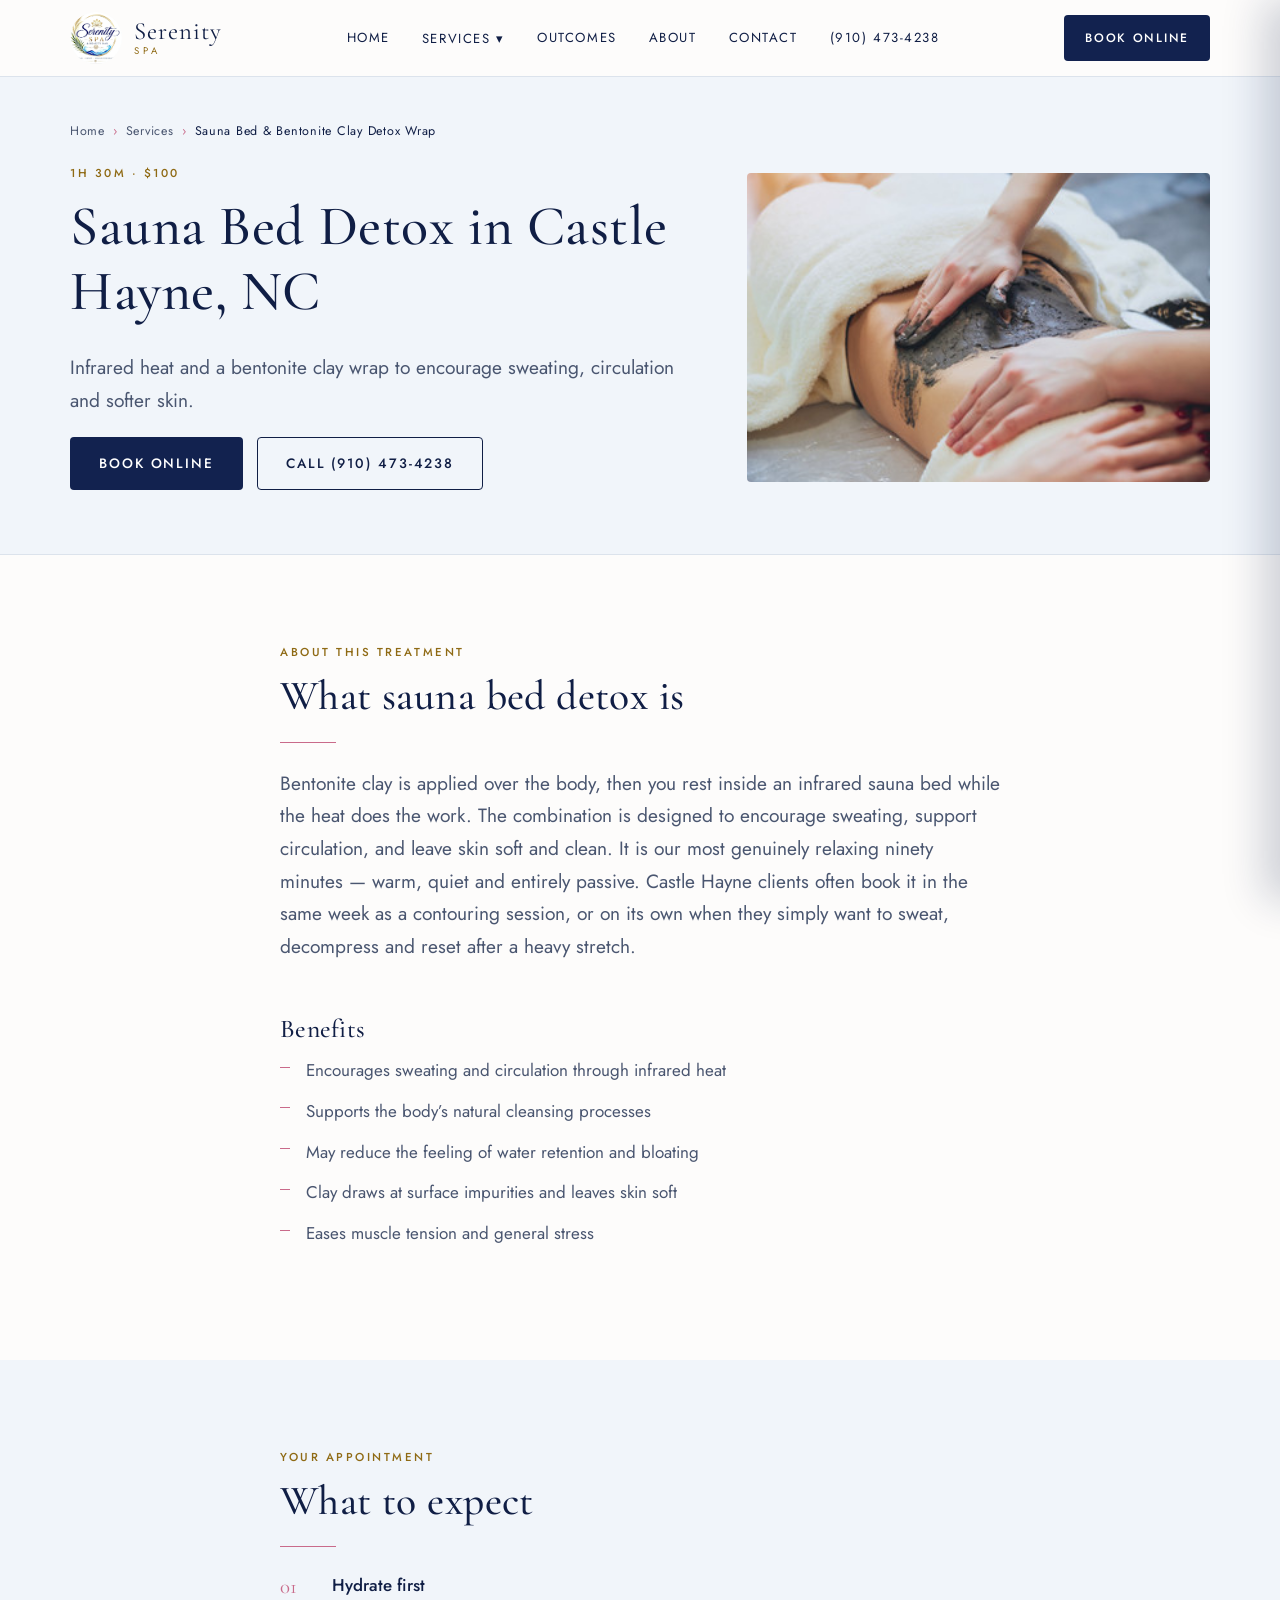
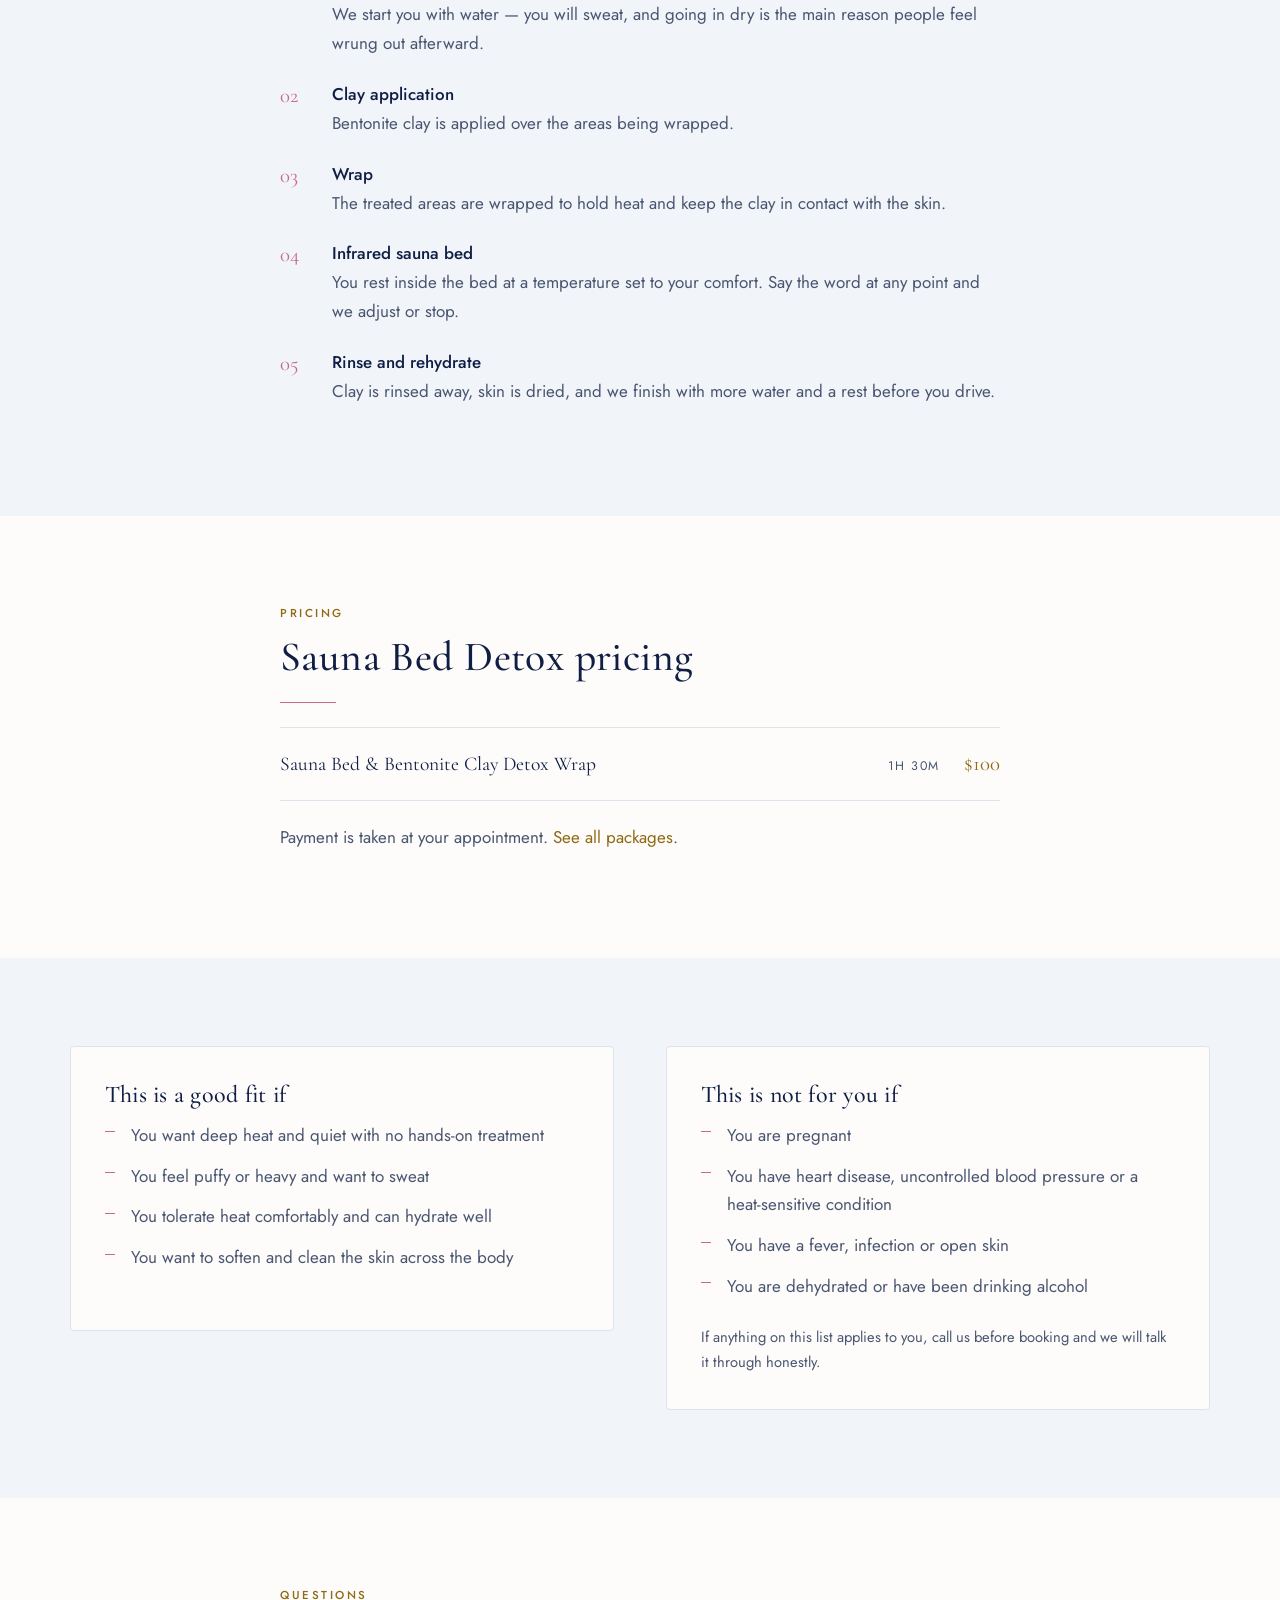
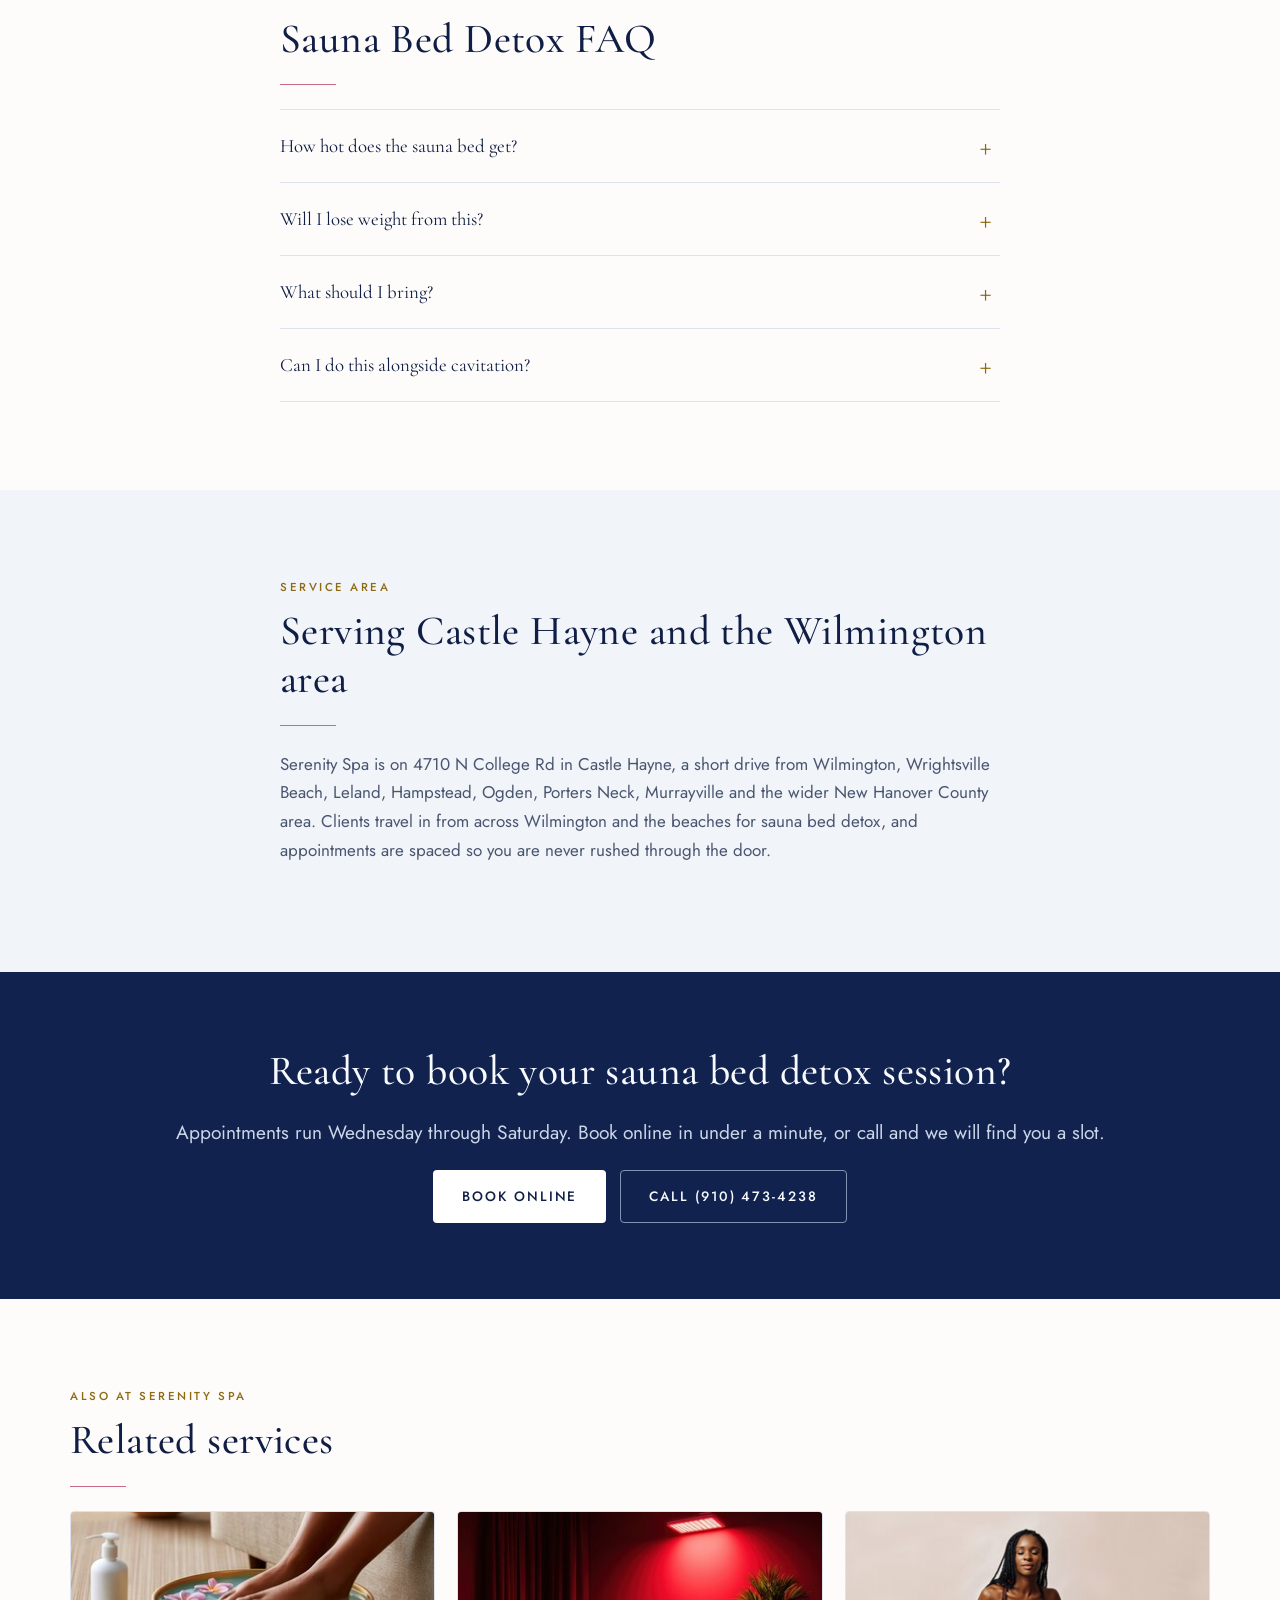
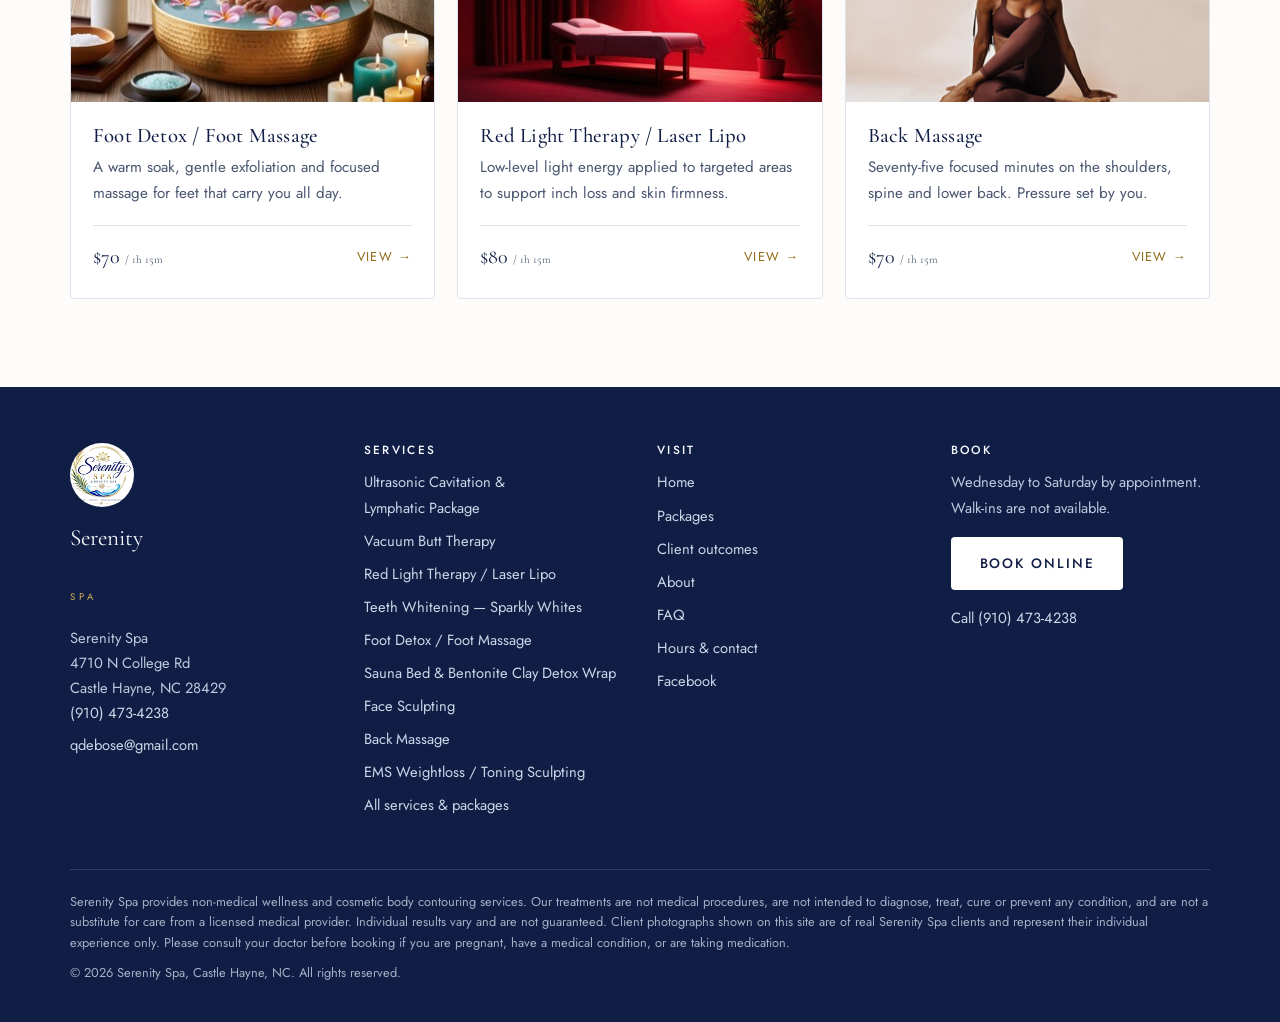
<file: sauna-bed-detox-wrap.html>
<!DOCTYPE html>
<html lang="en">
<head>
<meta charset="utf-8">
<meta name="viewport" content="width=device-width, initial-scale=1">
<title>Sauna Bed Detox in Castle Hayne, NC | Serenity Spa</title>
<meta name="description" content="Sweat it out with an infrared sauna bed and bentonite clay detox wrap in Castle Hayne, NC. Ninety minutes of deep heat, soft skin and real rest.">
<link rel="canonical" href="https://www.serenityspanc.com/sauna-bed-detox-wrap.html">
<meta name="robots" content="index, follow">
<meta property="og:type" content="website">
<meta property="og:site_name" content="Serenity Spa">
<meta property="og:title" content="Sauna Bed Detox in Castle Hayne, NC | Serenity Spa">
<meta property="og:description" content="Sweat it out with an infrared sauna bed and bentonite clay detox wrap in Castle Hayne, NC. Ninety minutes of deep heat, soft skin and real rest.">
<meta property="og:url" content="https://www.serenityspanc.com/sauna-bed-detox-wrap.html">
<meta property="og:image" content="https://www.serenityspanc.com/bentonite-clay-detox-wrap-castle-hayne.jpg">
<meta property="og:locale" content="en_US">
<meta name="twitter:card" content="summary_large_image">
<meta name="twitter:title" content="Sauna Bed Detox in Castle Hayne, NC | Serenity Spa">
<meta name="twitter:description" content="Sweat it out with an infrared sauna bed and bentonite clay detox wrap in Castle Hayne, NC. Ninety minutes of deep heat, soft skin and real rest.">
<meta name="twitter:image" content="https://www.serenityspanc.com/bentonite-clay-detox-wrap-castle-hayne.jpg">
<meta name="theme-color" content="#12224F">
<link rel="preconnect" href="https://fonts.googleapis.com">
<link rel="preconnect" href="https://fonts.gstatic.com" crossorigin>
<link href="https://fonts.googleapis.com/css2?family=Cormorant+Garamond:wght@400;500;600&family=Jost:wght@300;400;500&display=swap" rel="stylesheet">
<link rel="stylesheet" href="styles.css?v=8">
<script type="application/ld+json">{
 "@context": "https://schema.org",
 "@type": "Service",
 "@id": "https://www.serenityspanc.com/sauna-bed-detox-wrap.html#service",
 "name": "Sauna Bed & Bentonite Clay Detox Wrap",
 "serviceType": "Sauna Bed Detox",
 "url": "https://www.serenityspanc.com/sauna-bed-detox-wrap.html",
 "description": "Sweat it out with an infrared sauna bed and bentonite clay detox wrap in Castle Hayne, NC. Ninety minutes of deep heat, soft skin and real rest.",
 "provider": {
  "@type": "HealthAndBeautyBusiness",
  "@id": "https://www.serenityspanc.com/#business",
  "name": "Serenity Spa",
  "telephone": "(910) 473-4238",
  "url": "https://www.serenityspanc.com/",
  "address": {
   "@type": "PostalAddress",
   "streetAddress": "4710 N College Rd",
   "addressLocality": "Castle Hayne",
   "addressRegion": "NC",
   "postalCode": "28429",
   "addressCountry": "US"
  }
 },
 "areaServed": [
  {
   "@type": "City",
   "name": "Castle Hayne"
  },
  {
   "@type": "City",
   "name": "Wilmington"
  },
  {
   "@type": "City",
   "name": "Wrightsville Beach"
  },
  {
   "@type": "City",
   "name": "Leland"
  },
  {
   "@type": "City",
   "name": "Hampstead"
  },
  {
   "@type": "City",
   "name": "Ogden"
  },
  {
   "@type": "City",
   "name": "Porters Neck"
  },
  {
   "@type": "City",
   "name": "Murrayville"
  },
  {
   "@type": "City",
   "name": "New Hanover County"
  }
 ],
 "offers": {
  "@type": "Offer",
  "price": "100",
  "priceCurrency": "USD",
  "url": "https://book.heygoldie.com/serenity-spa-42836b48d8de/checkout",
  "availability": "https://schema.org/InStock"
 }
}</script>
<script type="application/ld+json">{
 "@context": "https://schema.org",
 "@type": "FAQPage",
 "@id": "https://www.serenityspanc.com/sauna-bed-detox-wrap.html#faq",
 "mainEntity": [
  {
   "@type": "Question",
   "name": "How hot does the sauna bed get?",
   "acceptedAnswer": {
    "@type": "Answer",
    "text": "It is set to your comfort, not a fixed number. Infrared heat feels gentler than a traditional sauna because it warms you rather than the air around you."
   }
  },
  {
   "@type": "Question",
   "name": "Will I lose weight from this?",
   "acceptedAnswer": {
    "@type": "Answer",
    "text": "Any immediate change on the scale is water you have sweated out and it returns when you rehydrate. This is a comfort and circulation treatment, not a weight-loss one."
   }
  },
  {
   "@type": "Question",
   "name": "What should I bring?",
   "acceptedAnswer": {
    "@type": "Answer",
    "text": "A water bottle and something loose to change into afterward. Skip heavy moisturiser or makeup on the areas being wrapped."
   }
  },
  {
   "@type": "Question",
   "name": "Can I do this alongside cavitation?",
   "acceptedAnswer": {
    "@type": "Answer",
    "text": "Yes, and it is a good pairing — though we usually schedule them on separate days so you are not overheated before contouring work."
   }
  }
 ]
}</script>
<script type="application/ld+json">{
 "@context": "https://schema.org",
 "@type": "BreadcrumbList",
 "@id": "https://www.serenityspanc.com/sauna-bed-detox-wrap.html#breadcrumbs",
 "itemListElement": [
  {
   "@type": "ListItem",
   "position": 1,
   "name": "Home",
   "item": "https://www.serenityspanc.com/index.html"
  },
  {
   "@type": "ListItem",
   "position": 2,
   "name": "Services",
   "item": "https://www.serenityspanc.com/services.html"
  },
  {
   "@type": "ListItem",
   "position": 3,
   "name": "Sauna Bed & Bentonite Clay Detox Wrap",
   "item": "https://www.serenityspanc.com/sauna-bed-detox-wrap.html"
  }
 ]
}</script>
</head>
<body><a class="skip" href="#main">Skip to content</a>
<header class="site-header">
  <div class="wrap header-inner">
    <a class="logo" href="index.html" aria-label="Serenity Spa home"><img src="serenity-spa-logo.jpg" alt="Serenity Spa &amp; Beauty Bar logo" width="52" height="52"><span class="lockup"><span class="l1">Serenity</span><span class="l2">Spa</span></span></a>
    <nav class="nav" aria-label="Main">
      <a class="navlink" href="index.html">Home</a>
      <div class="has-drop">
        <button class="navlink" type="button" aria-expanded="false" aria-haspopup="true">Services <span aria-hidden="true">&#9662;</span></button>
        <div class="drop">
          <a href="ultrasonic-cavitation.html"><span>Ultrasonic Cavitation &amp; Lymphatic Package</span><span class="price">$150</span></a>
          <a href="vacuum-butt-therapy.html"><span>Vacuum Butt Therapy</span><span class="price">$150</span></a>
          <a href="red-light-therapy-laser-lipo.html"><span>Red Light Therapy / Laser Lipo</span><span class="price">$80</span></a>
          <a href="teeth-whitening.html"><span>Teeth Whitening — Sparkly Whites</span><span class="price">$90</span></a>
          <a href="foot-detox-massage.html"><span>Foot Detox / Foot Massage</span><span class="price">$70</span></a>
          <a href="sauna-bed-detox-wrap.html" aria-current="page"><span>Sauna Bed &amp; Bentonite Clay Detox Wrap</span><span class="price">$100</span></a>
          <a href="face-sculpting.html"><span>Face Sculpting</span><span class="price">$65</span></a>
          <a href="back-massage.html"><span>Back Massage</span><span class="price">$70</span></a>
          <a href="ems-body-sculpting.html"><span>EMS Weightloss / Toning Sculpting</span><span class="price">$250</span></a>
          <a class="drop-all" href="services.html">All services &amp; packages</a>
        </div>
      </div>
      <a class="navlink" href="outcomes.html">Outcomes</a>
      <a class="navlink" href="index.html#about">About</a>
      <a class="navlink" href="index.html#contact">Contact</a>
      <a class="navlink" href="tel:+19104734238">(910) 473-4238</a>
    </nav>
    <div class="header-cta">
      <a class="btn btn-primary" href="https://book.heygoldie.com/serenity-spa-42836b48d8de/checkout" target="_blank" rel="noopener">Book Online</a>
      <button class="burger" type="button" aria-label="Open menu" aria-expanded="false" aria-controls="mobile-drawer"><span></span></button>
    </div>
  </div>
</header>
<div class="drawer-scrim"></div>
<div class="drawer" id="mobile-drawer" role="dialog" aria-label="Menu" aria-hidden="true">
  <div class="drawer-head">
    <span class="logo"><img src="serenity-spa-logo.jpg" alt="" width="44" height="44"><span class="lockup"><span class="l1">Serenity</span><span class="l2">Spa</span></span></span>
    <button class="drawer-close" type="button" aria-label="Close menu">&times;</button>
  </div>
  <nav aria-label="Mobile">
    <a href="index.html">Home</a>
    <a href="services.html">All Services &amp; Packages</a>
    <p class="group-label">Services</p>
    <a href="ultrasonic-cavitation.html">Ultrasonic Cavitation &amp; Lymphatic Package &mdash; $150</a>
    <a href="vacuum-butt-therapy.html">Vacuum Butt Therapy &mdash; $150</a>
    <a href="red-light-therapy-laser-lipo.html">Red Light Therapy / Laser Lipo &mdash; $80</a>
    <a href="teeth-whitening.html">Teeth Whitening — Sparkly Whites &mdash; $90</a>
    <a href="foot-detox-massage.html">Foot Detox / Foot Massage &mdash; $70</a>
    <a href="sauna-bed-detox-wrap.html" aria-current="page">Sauna Bed &amp; Bentonite Clay Detox Wrap &mdash; $100</a>
    <a href="face-sculpting.html">Face Sculpting &mdash; $65</a>
    <a href="back-massage.html">Back Massage &mdash; $70</a>
    <a href="ems-body-sculpting.html">EMS Weightloss / Toning Sculpting &mdash; $250</a>
    <p class="group-label">More</p>
    <a href="outcomes.html">Client Outcomes</a>
    <a href="index.html#about">About the spa</a>
    <a href="index.html#faq">FAQ</a>
    <a href="index.html#contact">Hours &amp; contact</a>
    <a href="tel:+19104734238">Call (910) 473-4238</a>
  </nav>
  <a class="btn btn-primary" href="https://book.heygoldie.com/serenity-spa-42836b48d8de/checkout" target="_blank" rel="noopener">Book Online</a>
</div>
<main id="main">
<div class="page-hero">
  <div class="wrap">
    <nav class="crumbs" aria-label="Breadcrumb">
      <ol>
        <li><a href="index.html">Home</a></li>
        <li><a href="services.html">Services</a></li>
        <li><span aria-current="page">Sauna Bed &amp; Bentonite Clay Detox Wrap</span></li>
      </ol>
    </nav>
    <div class="hero-split">
      <div>
        <p class="eyebrow">1h 30m &middot; $100</p>
        <h1>Sauna Bed Detox in Castle Hayne, NC</h1>
        <p class="lede">Infrared heat and a bentonite clay wrap to encourage sweating, circulation and softer skin.</p>
        <div class="btn-row">
          <a class="btn btn-primary" href="https://book.heygoldie.com/serenity-spa-42836b48d8de/checkout" target="_blank" rel="noopener">Book Online</a>
          <a class="btn btn-secondary" href="tel:+19104734238">Call (910) 473-4238</a>
        </div>
      </div>
      <div><img src="bentonite-clay-detox-wrap-castle-hayne.jpg" alt="Bentonite clay being applied during a detox body wrap at Serenity Spa" width="360" height="240" decoding="async"></div>
    </div>
  </div>
</div>

<section>
  <div class="wrap narrow">
    
    <p class="eyebrow">About this treatment</p>
    <h2>What sauna bed detox is</h2>
    <hr class="rule">
    <p class="lede">Bentonite clay is applied over the body, then you rest inside an infrared sauna bed while the heat does the work. The combination is designed to encourage sweating, support circulation, and leave skin soft and clean. It is our most genuinely relaxing ninety minutes — warm, quiet and entirely passive. Castle Hayne clients often book it in the same week as a contouring session, or on its own when they simply want to sweat, decompress and reset after a heavy stretch.</p>
    <h3 style="margin-top:2em">Benefits</h3>
    <ul class="checks"><li>Encourages sweating and circulation through infrared heat</li><li>Supports the body’s natural cleansing processes</li><li>May reduce the feeling of water retention and bloating</li><li>Clay draws at surface impurities and leaves skin soft</li><li>Eases muscle tension and general stress</li></ul>
  </div>
</section>

<section class="bg-sand">
  <div class="wrap narrow">
    <p class="eyebrow">Your appointment</p>
    <h2>What to expect</h2>
    <hr class="rule">
    <ol class="steps"><li><strong>Hydrate first</strong>We start you with water — you will sweat, and going in dry is the main reason people feel wrung out afterward.</li><li><strong>Clay application</strong>Bentonite clay is applied over the areas being wrapped.</li><li><strong>Wrap</strong>The treated areas are wrapped to hold heat and keep the clay in contact with the skin.</li><li><strong>Infrared sauna bed</strong>You rest inside the bed at a temperature set to your comfort. Say the word at any point and we adjust or stop.</li><li><strong>Rinse and rehydrate</strong>Clay is rinsed away, skin is dried, and we finish with more water and a rest before you drive.</li></ol>
  </div>
</section>

<section>
  <div class="wrap narrow">
    <p class="eyebrow">Pricing</p>
    <h2>Sauna Bed Detox pricing</h2>
    <hr class="rule">
    <div class="pkg-list"><div class="pkg"><span class="name">Sauna Bed &amp; Bentonite Clay Detox Wrap</span><span class="dur">1h 30m</span><span class="price">$100</span></div></div>
    <p style="margin-top:22px">Payment is taken at your appointment. <a href="services.html#packages">See all packages</a>.</p>
  </div>
</section>

<section class="bg-sand">
  <div class="wrap">
    <div class="split" style="align-items:start">
      <div class="panel">
        <h2 style="font-size:1.5rem">This is a good fit if</h2>
        <ul class="checks"><li>You want deep heat and quiet with no hands-on treatment</li><li>You feel puffy or heavy and want to sweat</li><li>You tolerate heat comfortably and can hydrate well</li><li>You want to soften and clean the skin across the body</li></ul>
      </div>
      <div class="panel">
        <h2 style="font-size:1.5rem">This is not for you if</h2>
        <ul class="checks"><li>You are pregnant</li><li>You have heart disease, uncontrolled blood pressure or a heat-sensitive condition</li><li>You have a fever, infection or open skin</li><li>You are dehydrated or have been drinking alcohol</li></ul>
        <p style="font-size:.92rem;margin-bottom:0">If anything on this list applies to you, call us before booking and we will talk it through honestly.</p>
      </div>
    </div>
  </div>
</section>



<section>
  <div class="wrap narrow">
    <p class="eyebrow">Questions</p>
    <h2>Sauna Bed Detox FAQ</h2>
    <hr class="rule">
    <div class="faq"><details class="qa"><summary>How hot does the sauna bed get?</summary><div class="a"><p>It is set to your comfort, not a fixed number. Infrared heat feels gentler than a traditional sauna because it warms you rather than the air around you.</p></div></details><details class="qa"><summary>Will I lose weight from this?</summary><div class="a"><p>Any immediate change on the scale is water you have sweated out and it returns when you rehydrate. This is a comfort and circulation treatment, not a weight-loss one.</p></div></details><details class="qa"><summary>What should I bring?</summary><div class="a"><p>A water bottle and something loose to change into afterward. Skip heavy moisturiser or makeup on the areas being wrapped.</p></div></details><details class="qa"><summary>Can I do this alongside cavitation?</summary><div class="a"><p>Yes, and it is a good pairing — though we usually schedule them on separate days so you are not overheated before contouring work.</p></div></details></div>
  </div>
</section>

<section class="bg-sand">
  <div class="wrap narrow">
    <p class="eyebrow">Service area</p>
    <h2>Serving Castle Hayne and the Wilmington area</h2>
    <hr class="rule">
    <p>Serenity Spa is on 4710 N College Rd in Castle Hayne, a short drive from Wilmington, Wrightsville Beach, Leland, Hampstead, Ogden, Porters Neck, Murrayville and the wider New Hanover County area. Clients travel in from across Wilmington and the beaches for sauna bed detox, and appointments are spaced so you are never rushed through the door.</p>
  </div>
</section>

<section class="cta-band">
  <div class="wrap center">
    <h2>Ready to book your sauna bed detox session?</h2>
    <p class="lede">Appointments run Wednesday through Saturday. Book online in under a minute, or call and we will find you a slot.</p>
    <div class="btn-row" style="justify-content:center">
      <a class="btn btn-light" href="https://book.heygoldie.com/serenity-spa-42836b48d8de/checkout" target="_blank" rel="noopener">Book Online</a>
      <a class="btn btn-outline-light" href="tel:+19104734238">Call (910) 473-4238</a>
    </div>
  </div>
</section>

<section>
  <div class="wrap">
    <p class="eyebrow">Also at Serenity Spa</p>
    <h2>Related services</h2>
    <hr class="rule">
    <div class="grid grid-3"><a class="card card-link" href="foot-detox-massage.html"><img src="foot-detox-soak-massage-castle-hayne.jpg" alt="Feet resting in a warm floral foot soak beside candles and spa salts" width="360" height="240" loading="lazy" decoding="async"><div class="card-body"><h3>Foot Detox / Foot Massage</h3><p>A warm soak, gentle exfoliation and focused massage for feet that carry you all day.</p><div class="meta"><span class="price">$70 <span style="font-size:.7rem;color:var(--body)">/ 1h 15m</span></span><span class="go">View &rarr;</span></div></div></a><a class="card card-link" href="red-light-therapy-laser-lipo.html"><img src="red-light-therapy-room-castle-hayne.jpg" alt="Treatment bed under a red light therapy panel in a softly lit room at Serenity Spa" width="429" height="240" loading="lazy" decoding="async"><div class="card-body"><h3>Red Light Therapy / Laser Lipo</h3><p>Low-level light energy applied to targeted areas to support inch loss and skin firmness.</p><div class="meta"><span class="price">$80 <span style="font-size:.7rem;color:var(--body)">/ 1h 15m</span></span><span class="go">View &rarr;</span></div></div></a><a class="card card-link" href="back-massage.html"><img src="wellness-relaxation-serenity-spa.jpg" alt="Woman sitting calmly in athletic wear, representing relaxation and recovery at Serenity Spa" width="360" height="240" loading="lazy" decoding="async"><div class="card-body"><h3>Back Massage</h3><p>Seventy-five focused minutes on the shoulders, spine and lower back. Pressure set by you.</p><div class="meta"><span class="price">$70 <span style="font-size:.7rem;color:var(--body)">/ 1h 15m</span></span><span class="go">View &rarr;</span></div></div></a></div>
  </div>
</section>
</main>
<footer class="site-footer">
  <div class="wrap">
    <div class="foot-grid">
      <div>
        <span class="foot-logo"><img src="serenity-spa-logo.jpg" alt="Serenity Spa &amp; Beauty Bar logo" width="64" height="64"><span class="l1">Serenity</span><br><span class="l2">Spa</span></span>
        <address class="nap" style="margin-top:18px">
          Serenity Spa<br>
          4710 N College Rd<br>Castle Hayne, NC 28429<br>
          <a href="tel:+19104734238">(910) 473-4238</a><br>
          <a href="mailto:qdebose@gmail.com">qdebose@gmail.com</a>
        </address>
      </div>
      <div>
        <h4>Services</h4>
        <ul><li><a href="ultrasonic-cavitation.html">Ultrasonic Cavitation &amp; Lymphatic Package</a></li><li><a href="vacuum-butt-therapy.html">Vacuum Butt Therapy</a></li><li><a href="red-light-therapy-laser-lipo.html">Red Light Therapy / Laser Lipo</a></li><li><a href="teeth-whitening.html">Teeth Whitening — Sparkly Whites</a></li><li><a href="foot-detox-massage.html">Foot Detox / Foot Massage</a></li><li><a href="sauna-bed-detox-wrap.html">Sauna Bed &amp; Bentonite Clay Detox Wrap</a></li><li><a href="face-sculpting.html">Face Sculpting</a></li><li><a href="back-massage.html">Back Massage</a></li><li><a href="ems-body-sculpting.html">EMS Weightloss / Toning Sculpting</a></li><li><a href="services.html">All services &amp; packages</a></li></ul>
      </div>
      <div>
        <h4>Visit</h4>
        <ul>
          <li><a href="index.html">Home</a></li>
          <li><a href="index.html#packages">Packages</a></li>
          <li><a href="outcomes.html">Client outcomes</a></li>
          <li><a href="index.html#about">About</a></li>
          <li><a href="index.html#faq">FAQ</a></li>
          <li><a href="index.html#contact">Hours &amp; contact</a></li>
          <li><a href="https://www.facebook.com/ladyQ38" target="_blank" rel="noopener">Facebook</a></li>
        </ul>
      </div>
      <div>
        <h4>Book</h4>
        <p>Wednesday to Saturday by appointment. Walk-ins are not available.</p>
        <p><a class="btn btn-light" href="https://book.heygoldie.com/serenity-spa-42836b48d8de/checkout" target="_blank" rel="noopener">Book Online</a></p>
        <p><a href="tel:+19104734238">Call (910) 473-4238</a></p>
      </div>
    </div>
    <div class="disclaimer">
      <p>Serenity Spa provides non-medical wellness and cosmetic body contouring services. Our treatments are not medical procedures, are not intended to diagnose, treat, cure or prevent any condition, and are not a substitute for care from a licensed medical provider. Individual results vary and are not guaranteed. Client photographs shown on this site are of real Serenity Spa clients and represent their individual experience only. Please consult your doctor before booking if you are pregnant, have a medical condition, or are taking medication.</p>
      <p>&copy; 2026 Serenity Spa, Castle Hayne, NC. All rights reserved.</p>
    </div>
  </div>
</footer>
<div class="sticky-cta">
  <a class="call" href="tel:+19104734238">Call Now</a>
  <a class="book" href="https://book.heygoldie.com/serenity-spa-42836b48d8de/checkout" target="_blank" rel="noopener">Book Online</a>
</div>
<script src="script.js?v=2"></script>
</body>
</html>
</file>
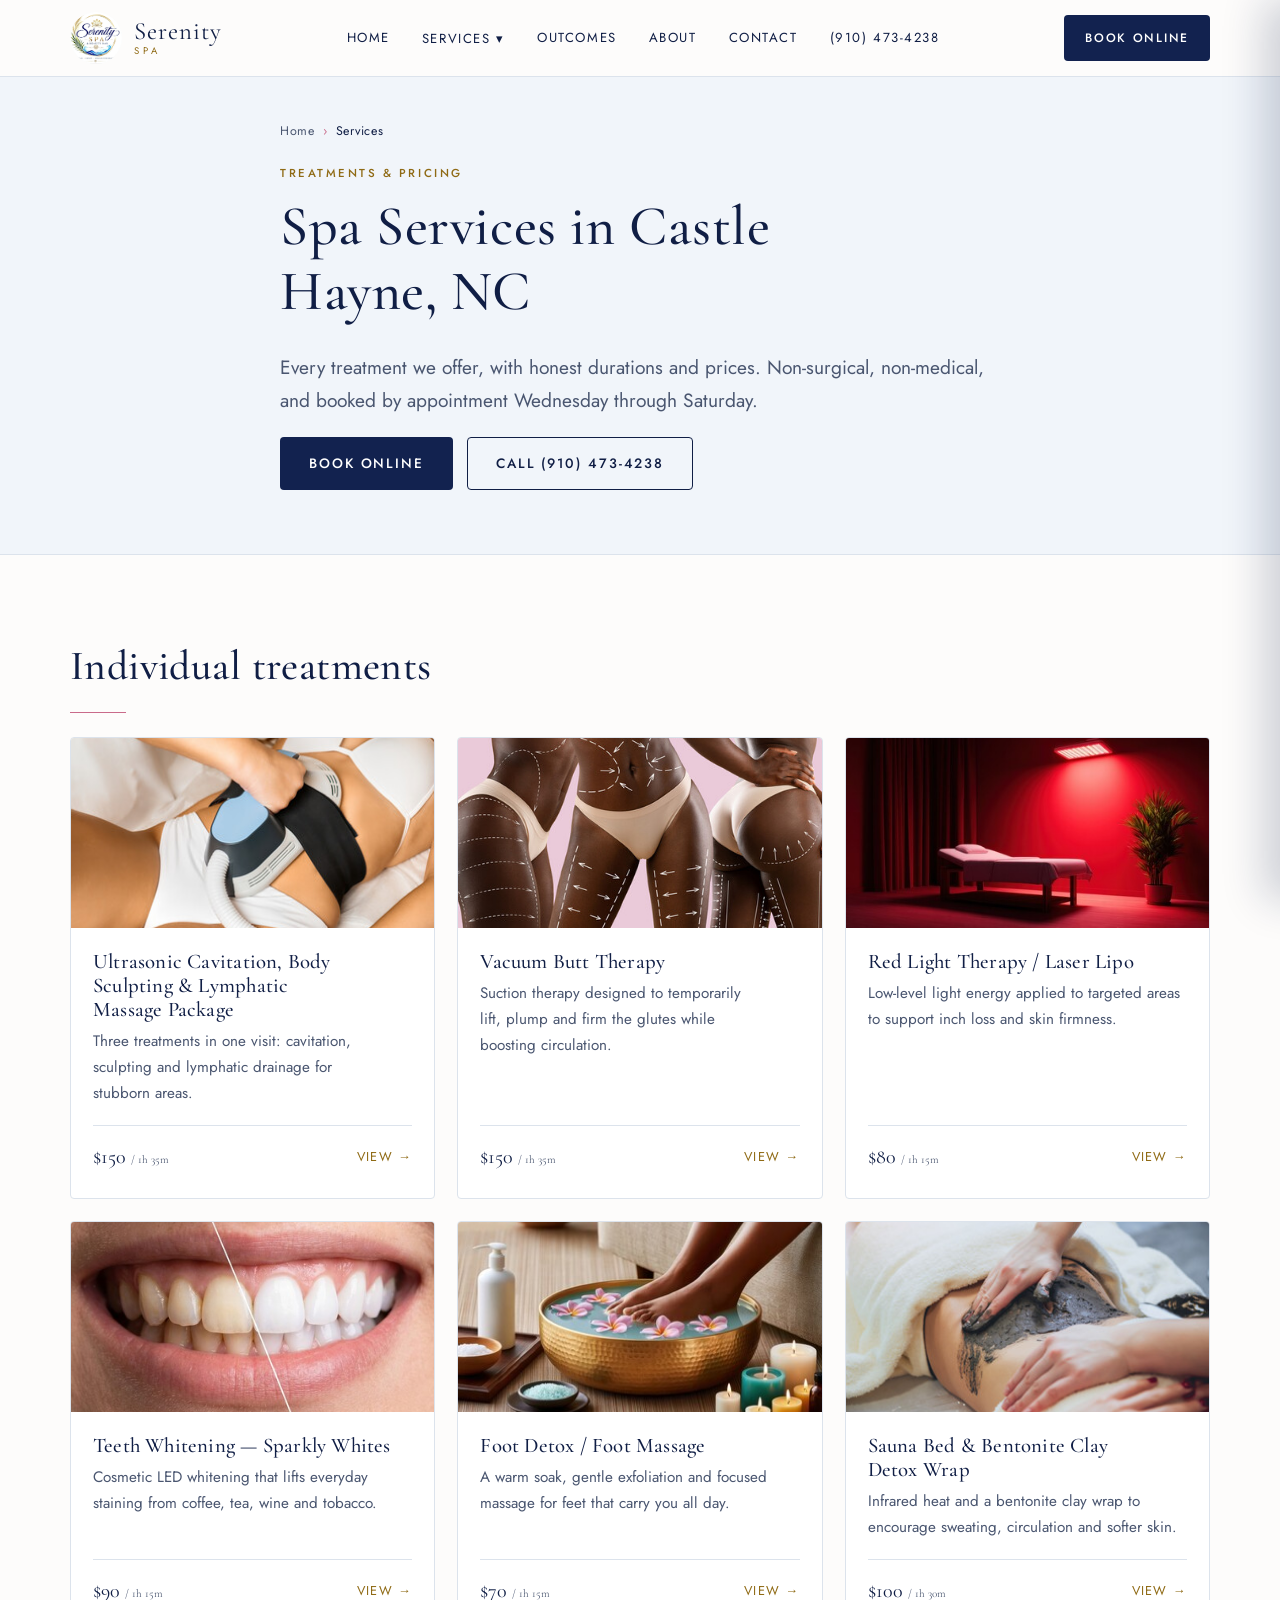
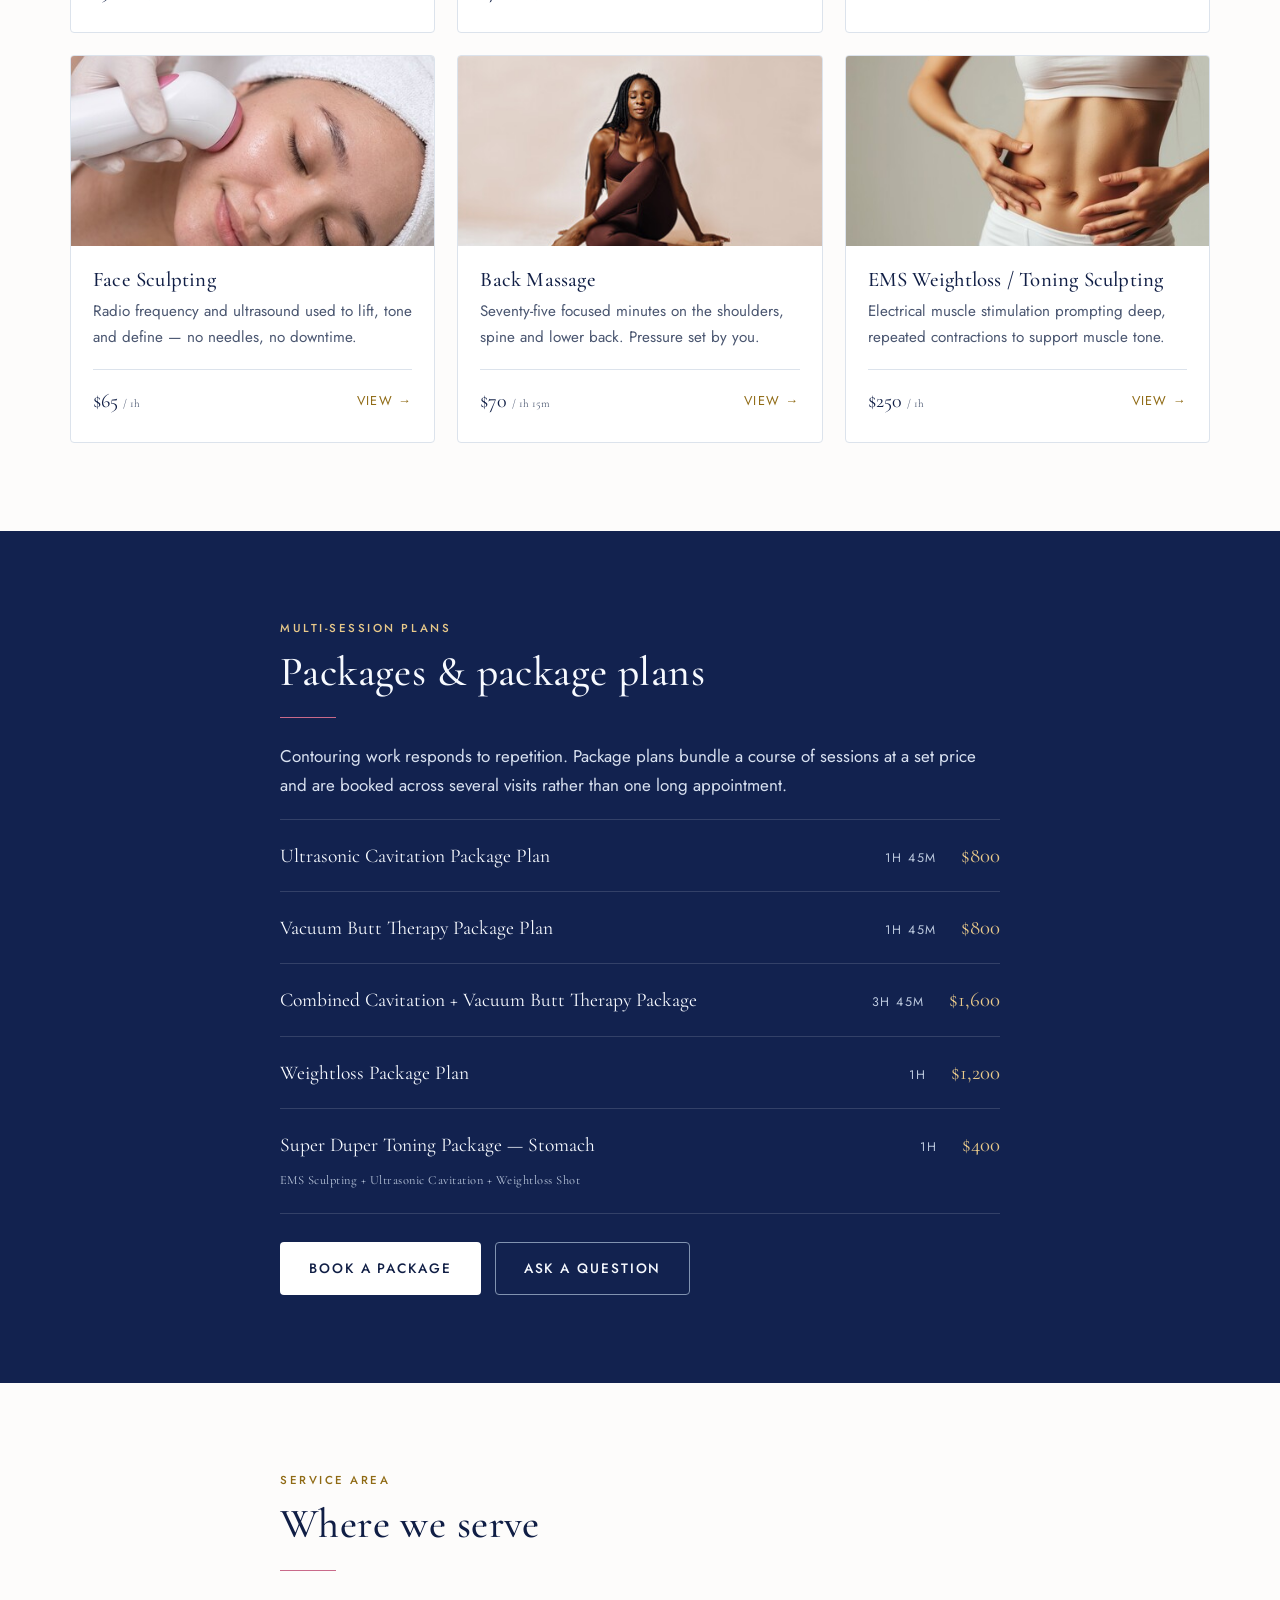
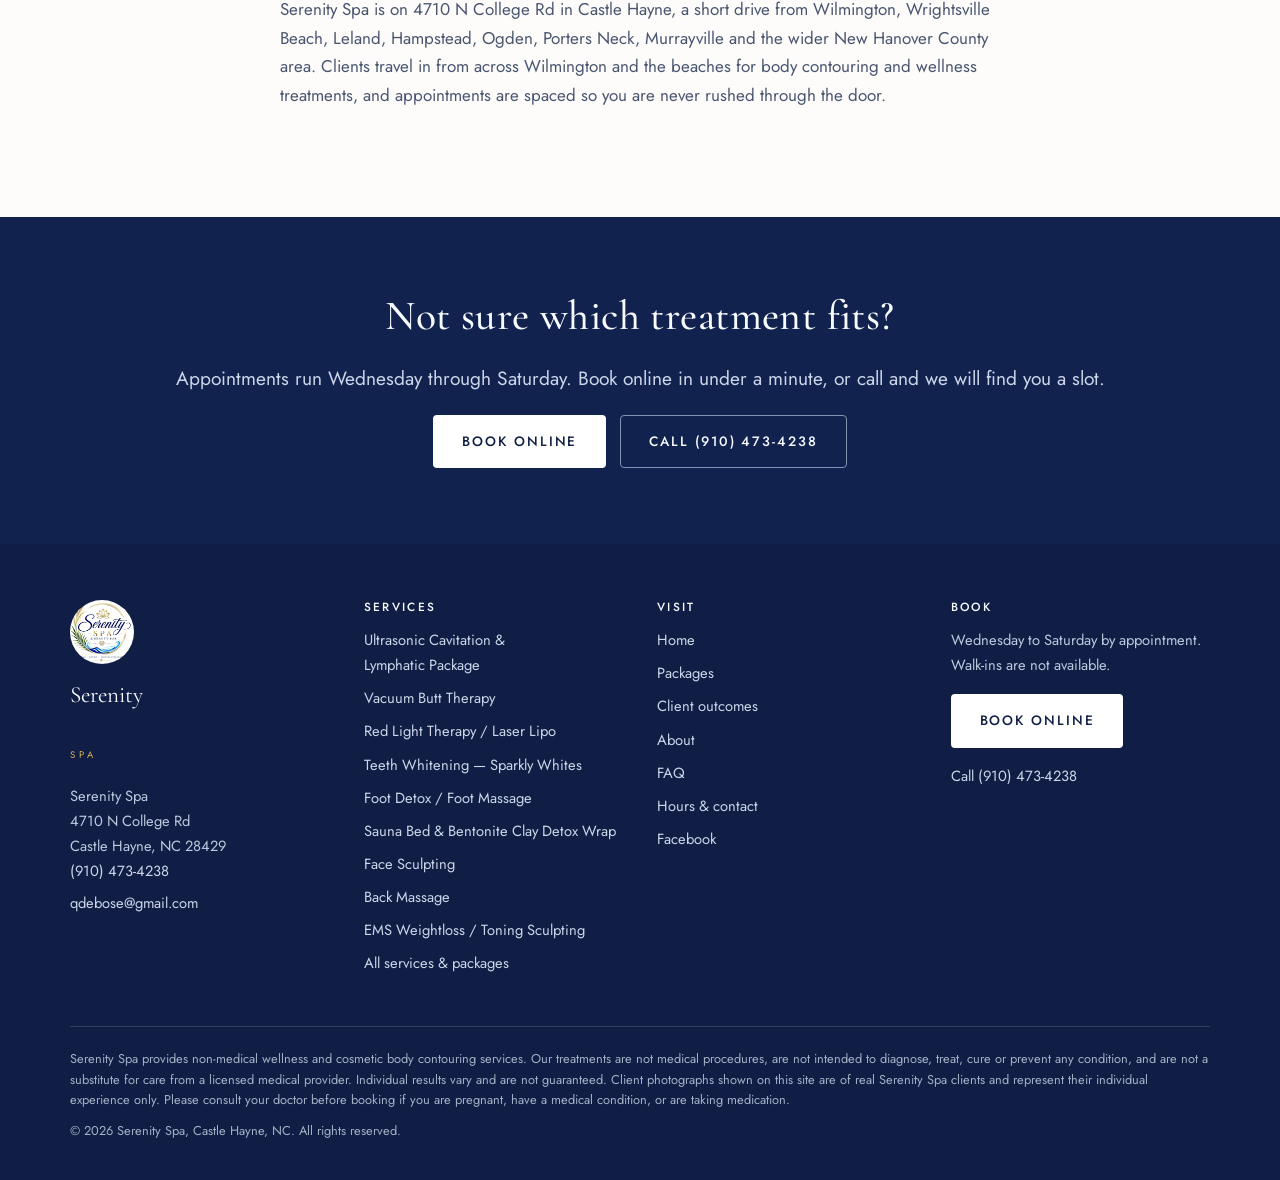
<file: services.html>
<!DOCTYPE html>
<html lang="en">
<head>
<meta charset="utf-8">
<meta name="viewport" content="width=device-width, initial-scale=1">
<title>Spa Services in Castle Hayne, NC | Serenity Spa</title>
<meta name="description" content="Browse every Serenity Spa treatment in Castle Hayne, NC — body contouring, cavitation, EMS toning, face sculpting, massage and detox, with prices listed.">
<link rel="canonical" href="https://www.serenityspanc.com/services.html">
<meta name="robots" content="index, follow">
<meta property="og:type" content="website">
<meta property="og:site_name" content="Serenity Spa">
<meta property="og:title" content="Spa Services in Castle Hayne, NC | Serenity Spa">
<meta property="og:description" content="Browse every Serenity Spa treatment in Castle Hayne, NC — body contouring, cavitation, EMS toning, face sculpting, massage and detox, with prices listed.">
<meta property="og:url" content="https://www.serenityspanc.com/services.html">
<meta property="og:image" content="https://www.serenityspanc.com/serenity-spa-body-contouring-hero.jpg">
<meta property="og:locale" content="en_US">
<meta name="twitter:card" content="summary_large_image">
<meta name="twitter:title" content="Spa Services in Castle Hayne, NC | Serenity Spa">
<meta name="twitter:description" content="Browse every Serenity Spa treatment in Castle Hayne, NC — body contouring, cavitation, EMS toning, face sculpting, massage and detox, with prices listed.">
<meta name="twitter:image" content="https://www.serenityspanc.com/serenity-spa-body-contouring-hero.jpg">
<meta name="theme-color" content="#12224F">
<link rel="preconnect" href="https://fonts.googleapis.com">
<link rel="preconnect" href="https://fonts.gstatic.com" crossorigin>
<link href="https://fonts.googleapis.com/css2?family=Cormorant+Garamond:wght@400;500;600&family=Jost:wght@300;400;500&display=swap" rel="stylesheet">
<link rel="stylesheet" href="styles.css?v=8">
<script type="application/ld+json">{
 "@context": "https://schema.org",
 "@type": "BreadcrumbList",
 "@id": "https://www.serenityspanc.com/services.html#breadcrumbs",
 "itemListElement": [
  {
   "@type": "ListItem",
   "position": 1,
   "name": "Home",
   "item": "https://www.serenityspanc.com/index.html"
  },
  {
   "@type": "ListItem",
   "position": 2,
   "name": "Services",
   "item": "https://www.serenityspanc.com/services.html"
  }
 ]
}</script>
<script type="application/ld+json">{
 "@context": "https://schema.org",
 "@type": "ItemList",
 "@id": "https://www.serenityspanc.com/services.html#list",
 "name": "Serenity Spa services",
 "itemListElement": [
  {
   "@type": "ListItem",
   "position": 1,
   "name": "Ultrasonic Cavitation, Body Sculpting & Lymphatic Massage Package",
   "url": "https://www.serenityspanc.com/ultrasonic-cavitation.html"
  },
  {
   "@type": "ListItem",
   "position": 2,
   "name": "Vacuum Butt Therapy",
   "url": "https://www.serenityspanc.com/vacuum-butt-therapy.html"
  },
  {
   "@type": "ListItem",
   "position": 3,
   "name": "Red Light Therapy / Laser Lipo",
   "url": "https://www.serenityspanc.com/red-light-therapy-laser-lipo.html"
  },
  {
   "@type": "ListItem",
   "position": 4,
   "name": "Teeth Whitening — Sparkly Whites",
   "url": "https://www.serenityspanc.com/teeth-whitening.html"
  },
  {
   "@type": "ListItem",
   "position": 5,
   "name": "Foot Detox / Foot Massage",
   "url": "https://www.serenityspanc.com/foot-detox-massage.html"
  },
  {
   "@type": "ListItem",
   "position": 6,
   "name": "Sauna Bed & Bentonite Clay Detox Wrap",
   "url": "https://www.serenityspanc.com/sauna-bed-detox-wrap.html"
  },
  {
   "@type": "ListItem",
   "position": 7,
   "name": "Face Sculpting",
   "url": "https://www.serenityspanc.com/face-sculpting.html"
  },
  {
   "@type": "ListItem",
   "position": 8,
   "name": "Back Massage",
   "url": "https://www.serenityspanc.com/back-massage.html"
  },
  {
   "@type": "ListItem",
   "position": 9,
   "name": "EMS Weightloss / Toning Sculpting",
   "url": "https://www.serenityspanc.com/ems-body-sculpting.html"
  }
 ]
}</script>
</head>
<body><a class="skip" href="#main">Skip to content</a>
<header class="site-header">
  <div class="wrap header-inner">
    <a class="logo" href="index.html" aria-label="Serenity Spa home"><img src="serenity-spa-logo.jpg" alt="Serenity Spa &amp; Beauty Bar logo" width="52" height="52"><span class="lockup"><span class="l1">Serenity</span><span class="l2">Spa</span></span></a>
    <nav class="nav" aria-label="Main">
      <a class="navlink" href="index.html">Home</a>
      <div class="has-drop">
        <button class="navlink" type="button" aria-expanded="false" aria-haspopup="true">Services <span aria-hidden="true">&#9662;</span></button>
        <div class="drop">
          <a href="ultrasonic-cavitation.html"><span>Ultrasonic Cavitation &amp; Lymphatic Package</span><span class="price">$150</span></a>
          <a href="vacuum-butt-therapy.html"><span>Vacuum Butt Therapy</span><span class="price">$150</span></a>
          <a href="red-light-therapy-laser-lipo.html"><span>Red Light Therapy / Laser Lipo</span><span class="price">$80</span></a>
          <a href="teeth-whitening.html"><span>Teeth Whitening — Sparkly Whites</span><span class="price">$90</span></a>
          <a href="foot-detox-massage.html"><span>Foot Detox / Foot Massage</span><span class="price">$70</span></a>
          <a href="sauna-bed-detox-wrap.html"><span>Sauna Bed &amp; Bentonite Clay Detox Wrap</span><span class="price">$100</span></a>
          <a href="face-sculpting.html"><span>Face Sculpting</span><span class="price">$65</span></a>
          <a href="back-massage.html"><span>Back Massage</span><span class="price">$70</span></a>
          <a href="ems-body-sculpting.html"><span>EMS Weightloss / Toning Sculpting</span><span class="price">$250</span></a>
          <a class="drop-all" href="services.html" aria-current="page">All services &amp; packages</a>
        </div>
      </div>
      <a class="navlink" href="outcomes.html">Outcomes</a>
      <a class="navlink" href="index.html#about">About</a>
      <a class="navlink" href="index.html#contact">Contact</a>
      <a class="navlink" href="tel:+19104734238">(910) 473-4238</a>
    </nav>
    <div class="header-cta">
      <a class="btn btn-primary" href="https://book.heygoldie.com/serenity-spa-42836b48d8de/checkout" target="_blank" rel="noopener">Book Online</a>
      <button class="burger" type="button" aria-label="Open menu" aria-expanded="false" aria-controls="mobile-drawer"><span></span></button>
    </div>
  </div>
</header>
<div class="drawer-scrim"></div>
<div class="drawer" id="mobile-drawer" role="dialog" aria-label="Menu" aria-hidden="true">
  <div class="drawer-head">
    <span class="logo"><img src="serenity-spa-logo.jpg" alt="" width="44" height="44"><span class="lockup"><span class="l1">Serenity</span><span class="l2">Spa</span></span></span>
    <button class="drawer-close" type="button" aria-label="Close menu">&times;</button>
  </div>
  <nav aria-label="Mobile">
    <a href="index.html">Home</a>
    <a href="services.html" aria-current="page">All Services &amp; Packages</a>
    <p class="group-label">Services</p>
    <a href="ultrasonic-cavitation.html">Ultrasonic Cavitation &amp; Lymphatic Package &mdash; $150</a>
    <a href="vacuum-butt-therapy.html">Vacuum Butt Therapy &mdash; $150</a>
    <a href="red-light-therapy-laser-lipo.html">Red Light Therapy / Laser Lipo &mdash; $80</a>
    <a href="teeth-whitening.html">Teeth Whitening — Sparkly Whites &mdash; $90</a>
    <a href="foot-detox-massage.html">Foot Detox / Foot Massage &mdash; $70</a>
    <a href="sauna-bed-detox-wrap.html">Sauna Bed &amp; Bentonite Clay Detox Wrap &mdash; $100</a>
    <a href="face-sculpting.html">Face Sculpting &mdash; $65</a>
    <a href="back-massage.html">Back Massage &mdash; $70</a>
    <a href="ems-body-sculpting.html">EMS Weightloss / Toning Sculpting &mdash; $250</a>
    <p class="group-label">More</p>
    <a href="outcomes.html">Client Outcomes</a>
    <a href="index.html#about">About the spa</a>
    <a href="index.html#faq">FAQ</a>
    <a href="index.html#contact">Hours &amp; contact</a>
    <a href="tel:+19104734238">Call (910) 473-4238</a>
  </nav>
  <a class="btn btn-primary" href="https://book.heygoldie.com/serenity-spa-42836b48d8de/checkout" target="_blank" rel="noopener">Book Online</a>
</div>
<main id="main">
<div class="page-hero">
  <div class="wrap narrow">
    <nav class="crumbs" aria-label="Breadcrumb"><ol><li><a href="index.html">Home</a></li><li><span aria-current="page">Services</span></li></ol></nav>
    <p class="eyebrow">Treatments &amp; pricing</p>
    <h1>Spa Services in Castle Hayne, NC</h1>
    <p class="lede">Every treatment we offer, with honest durations and prices. Non-surgical, non-medical, and booked by appointment Wednesday through Saturday.</p>
    <div class="btn-row">
      <a class="btn btn-primary" href="https://book.heygoldie.com/serenity-spa-42836b48d8de/checkout" target="_blank" rel="noopener">Book Online</a>
      <a class="btn btn-secondary" href="tel:+19104734238">Call (910) 473-4238</a>
    </div>
  </div>
</div>

<section>
  <div class="wrap">
    <h2>Individual treatments</h2>
    <hr class="rule">
    <div class="grid grid-3"><a class="card card-link" href="ultrasonic-cavitation.html"><img src="ultrasonic-cavitation-treatment.jpg" alt="Ultrasonic cavitation handpiece being applied to a client’s abdomen at Serenity Spa" width="360" height="240" loading="lazy" decoding="async"><div class="card-body"><h3>Ultrasonic Cavitation, Body Sculpting &amp; Lymphatic Massage Package</h3><p>Three treatments in one visit: cavitation, sculpting and lymphatic drainage for stubborn areas.</p><div class="meta"><span class="price">$150 <span style="font-size:.7rem;color:var(--body)">/ 1h 35m</span></span><span class="go">View &rarr;</span></div></div></a><a class="card card-link" href="vacuum-butt-therapy.html"><img src="body-sculpting-treatment-areas.jpg" alt="Illustrated contouring guidelines marked on the hips, stomach and glutes" width="803" height="240" loading="lazy" decoding="async"><div class="card-body"><h3>Vacuum Butt Therapy</h3><p>Suction therapy designed to temporarily lift, plump and firm the glutes while boosting circulation.</p><div class="meta"><span class="price">$150 <span style="font-size:.7rem;color:var(--body)">/ 1h 35m</span></span><span class="go">View &rarr;</span></div></div></a><a class="card card-link" href="red-light-therapy-laser-lipo.html"><img src="red-light-therapy-room-castle-hayne.jpg" alt="Treatment bed under a red light therapy panel in a softly lit room at Serenity Spa" width="429" height="240" loading="lazy" decoding="async"><div class="card-body"><h3>Red Light Therapy / Laser Lipo</h3><p>Low-level light energy applied to targeted areas to support inch loss and skin firmness.</p><div class="meta"><span class="price">$80 <span style="font-size:.7rem;color:var(--body)">/ 1h 15m</span></span><span class="go">View &rarr;</span></div></div></a><a class="card card-link" href="teeth-whitening.html"><img src="teeth-whitening-castle-hayne.jpg" alt="Close-up comparison of tooth shade before and after a cosmetic whitening session" width="430" height="240" loading="lazy" decoding="async"><div class="card-body"><h3>Teeth Whitening — Sparkly Whites</h3><p>Cosmetic LED whitening that lifts everyday staining from coffee, tea, wine and tobacco.</p><div class="meta"><span class="price">$90 <span style="font-size:.7rem;color:var(--body)">/ 1h 15m</span></span><span class="go">View &rarr;</span></div></div></a><a class="card card-link" href="foot-detox-massage.html"><img src="foot-detox-soak-massage-castle-hayne.jpg" alt="Feet resting in a warm floral foot soak beside candles and spa salts" width="360" height="240" loading="lazy" decoding="async"><div class="card-body"><h3>Foot Detox / Foot Massage</h3><p>A warm soak, gentle exfoliation and focused massage for feet that carry you all day.</p><div class="meta"><span class="price">$70 <span style="font-size:.7rem;color:var(--body)">/ 1h 15m</span></span><span class="go">View &rarr;</span></div></div></a><a class="card card-link" href="sauna-bed-detox-wrap.html"><img src="bentonite-clay-detox-wrap-castle-hayne.jpg" alt="Bentonite clay being applied during a detox body wrap at Serenity Spa" width="360" height="240" loading="lazy" decoding="async"><div class="card-body"><h3>Sauna Bed &amp; Bentonite Clay Detox Wrap</h3><p>Infrared heat and a bentonite clay wrap to encourage sweating, circulation and softer skin.</p><div class="meta"><span class="price">$100 <span style="font-size:.7rem;color:var(--body)">/ 1h 30m</span></span><span class="go">View &rarr;</span></div></div></a><a class="card card-link" href="face-sculpting.html"><img src="face-sculpting-treatment-castle-hayne.jpg" alt="Radio frequency handpiece being moved across a client’s cheek during face sculpting" width="430" height="240" loading="lazy" decoding="async"><div class="card-body"><h3>Face Sculpting</h3><p>Radio frequency and ultrasound used to lift, tone and define — no needles, no downtime.</p><div class="meta"><span class="price">$65 <span style="font-size:.7rem;color:var(--body)">/ 1h</span></span><span class="go">View &rarr;</span></div></div></a><a class="card card-link" href="back-massage.html"><img src="wellness-relaxation-serenity-spa.jpg" alt="Woman sitting calmly in athletic wear, representing relaxation and recovery at Serenity Spa" width="360" height="240" loading="lazy" decoding="async"><div class="card-body"><h3>Back Massage</h3><p>Seventy-five focused minutes on the shoulders, spine and lower back. Pressure set by you.</p><div class="meta"><span class="price">$70 <span style="font-size:.7rem;color:var(--body)">/ 1h 15m</span></span><span class="go">View &rarr;</span></div></div></a><a class="card card-link" href="ems-body-sculpting.html"><img src="ems-toning-sculpting-castle-hayne.jpg" alt="Close-up of a toned midsection representing EMS toning and sculpting at Serenity Spa" width="429" height="240" loading="lazy" decoding="async"><div class="card-body"><h3>EMS Weightloss / Toning Sculpting</h3><p>Electrical muscle stimulation prompting deep, repeated contractions to support muscle tone.</p><div class="meta"><span class="price">$250 <span style="font-size:.7rem;color:var(--body)">/ 1h</span></span><span class="go">View &rarr;</span></div></div></a></div>
  </div>
</section>

<section class="bg-deep" id="packages">
  <div class="wrap narrow">
    <p class="eyebrow">Multi-session plans</p>
    <h2>Packages &amp; package plans</h2>
    <hr class="rule">
    <p>Contouring work responds to repetition. Package plans bundle a course of sessions at a set price and are booked across several visits rather than one long appointment.</p>
    <div class="pkg-list"><div class="pkg"><span class="name">Ultrasonic Cavitation Package Plan</span><span class="dur">1h 45m</span><span class="price">$800</span></div><div class="pkg"><span class="name">Vacuum Butt Therapy Package Plan</span><span class="dur">1h 45m</span><span class="price">$800</span></div><div class="pkg"><span class="name">Combined Cavitation + Vacuum Butt Therapy Package</span><span class="dur">3h 45m</span><span class="price">$1,600</span></div><div class="pkg"><span class="name">Weightloss Package Plan</span><span class="dur">1h</span><span class="price">$1,200</span></div><div class="pkg"><span class="name">Super Duper Toning Package — Stomach<br><span class="dur" style="letter-spacing:.04em;text-transform:none">EMS Sculpting + Ultrasonic Cavitation + Weightloss Shot</span></span><span class="dur">1h</span><span class="price">$400</span></div></div>
    <div class="btn-row" style="margin-top:28px"><a class="btn btn-light" href="https://book.heygoldie.com/serenity-spa-42836b48d8de/checkout" target="_blank" rel="noopener">Book a package</a><a class="btn btn-outline-light" href="tel:+19104734238">Ask a question</a></div>
  </div>
</section>

<section>
  <div class="wrap narrow">
    <p class="eyebrow">Service area</p>
    <h2>Where we serve</h2>
    <hr class="rule">
    <p>Serenity Spa is on 4710 N College Rd in Castle Hayne, a short drive from Wilmington, Wrightsville Beach, Leland, Hampstead, Ogden, Porters Neck, Murrayville and the wider New Hanover County area. Clients travel in from across Wilmington and the beaches for body contouring and wellness treatments, and appointments are spaced so you are never rushed through the door.</p>
  </div>
</section>

<section class="cta-band">
  <div class="wrap center">
    <h2>Not sure which treatment fits?</h2>
    <p class="lede">Appointments run Wednesday through Saturday. Book online in under a minute, or call and we will find you a slot.</p>
    <div class="btn-row" style="justify-content:center">
      <a class="btn btn-light" href="https://book.heygoldie.com/serenity-spa-42836b48d8de/checkout" target="_blank" rel="noopener">Book Online</a>
      <a class="btn btn-outline-light" href="tel:+19104734238">Call (910) 473-4238</a>
    </div>
  </div>
</section>
</main>
<footer class="site-footer">
  <div class="wrap">
    <div class="foot-grid">
      <div>
        <span class="foot-logo"><img src="serenity-spa-logo.jpg" alt="Serenity Spa &amp; Beauty Bar logo" width="64" height="64"><span class="l1">Serenity</span><br><span class="l2">Spa</span></span>
        <address class="nap" style="margin-top:18px">
          Serenity Spa<br>
          4710 N College Rd<br>Castle Hayne, NC 28429<br>
          <a href="tel:+19104734238">(910) 473-4238</a><br>
          <a href="mailto:qdebose@gmail.com">qdebose@gmail.com</a>
        </address>
      </div>
      <div>
        <h4>Services</h4>
        <ul><li><a href="ultrasonic-cavitation.html">Ultrasonic Cavitation &amp; Lymphatic Package</a></li><li><a href="vacuum-butt-therapy.html">Vacuum Butt Therapy</a></li><li><a href="red-light-therapy-laser-lipo.html">Red Light Therapy / Laser Lipo</a></li><li><a href="teeth-whitening.html">Teeth Whitening — Sparkly Whites</a></li><li><a href="foot-detox-massage.html">Foot Detox / Foot Massage</a></li><li><a href="sauna-bed-detox-wrap.html">Sauna Bed &amp; Bentonite Clay Detox Wrap</a></li><li><a href="face-sculpting.html">Face Sculpting</a></li><li><a href="back-massage.html">Back Massage</a></li><li><a href="ems-body-sculpting.html">EMS Weightloss / Toning Sculpting</a></li><li><a href="services.html">All services &amp; packages</a></li></ul>
      </div>
      <div>
        <h4>Visit</h4>
        <ul>
          <li><a href="index.html">Home</a></li>
          <li><a href="index.html#packages">Packages</a></li>
          <li><a href="outcomes.html">Client outcomes</a></li>
          <li><a href="index.html#about">About</a></li>
          <li><a href="index.html#faq">FAQ</a></li>
          <li><a href="index.html#contact">Hours &amp; contact</a></li>
          <li><a href="https://www.facebook.com/ladyQ38" target="_blank" rel="noopener">Facebook</a></li>
        </ul>
      </div>
      <div>
        <h4>Book</h4>
        <p>Wednesday to Saturday by appointment. Walk-ins are not available.</p>
        <p><a class="btn btn-light" href="https://book.heygoldie.com/serenity-spa-42836b48d8de/checkout" target="_blank" rel="noopener">Book Online</a></p>
        <p><a href="tel:+19104734238">Call (910) 473-4238</a></p>
      </div>
    </div>
    <div class="disclaimer">
      <p>Serenity Spa provides non-medical wellness and cosmetic body contouring services. Our treatments are not medical procedures, are not intended to diagnose, treat, cure or prevent any condition, and are not a substitute for care from a licensed medical provider. Individual results vary and are not guaranteed. Client photographs shown on this site are of real Serenity Spa clients and represent their individual experience only. Please consult your doctor before booking if you are pregnant, have a medical condition, or are taking medication.</p>
      <p>&copy; 2026 Serenity Spa, Castle Hayne, NC. All rights reserved.</p>
    </div>
  </div>
</footer>
<div class="sticky-cta">
  <a class="call" href="tel:+19104734238">Call Now</a>
  <a class="book" href="https://book.heygoldie.com/serenity-spa-42836b48d8de/checkout" target="_blank" rel="noopener">Book Online</a>
</div>
<script src="script.js?v=2"></script>
</body>
</html>
</file>
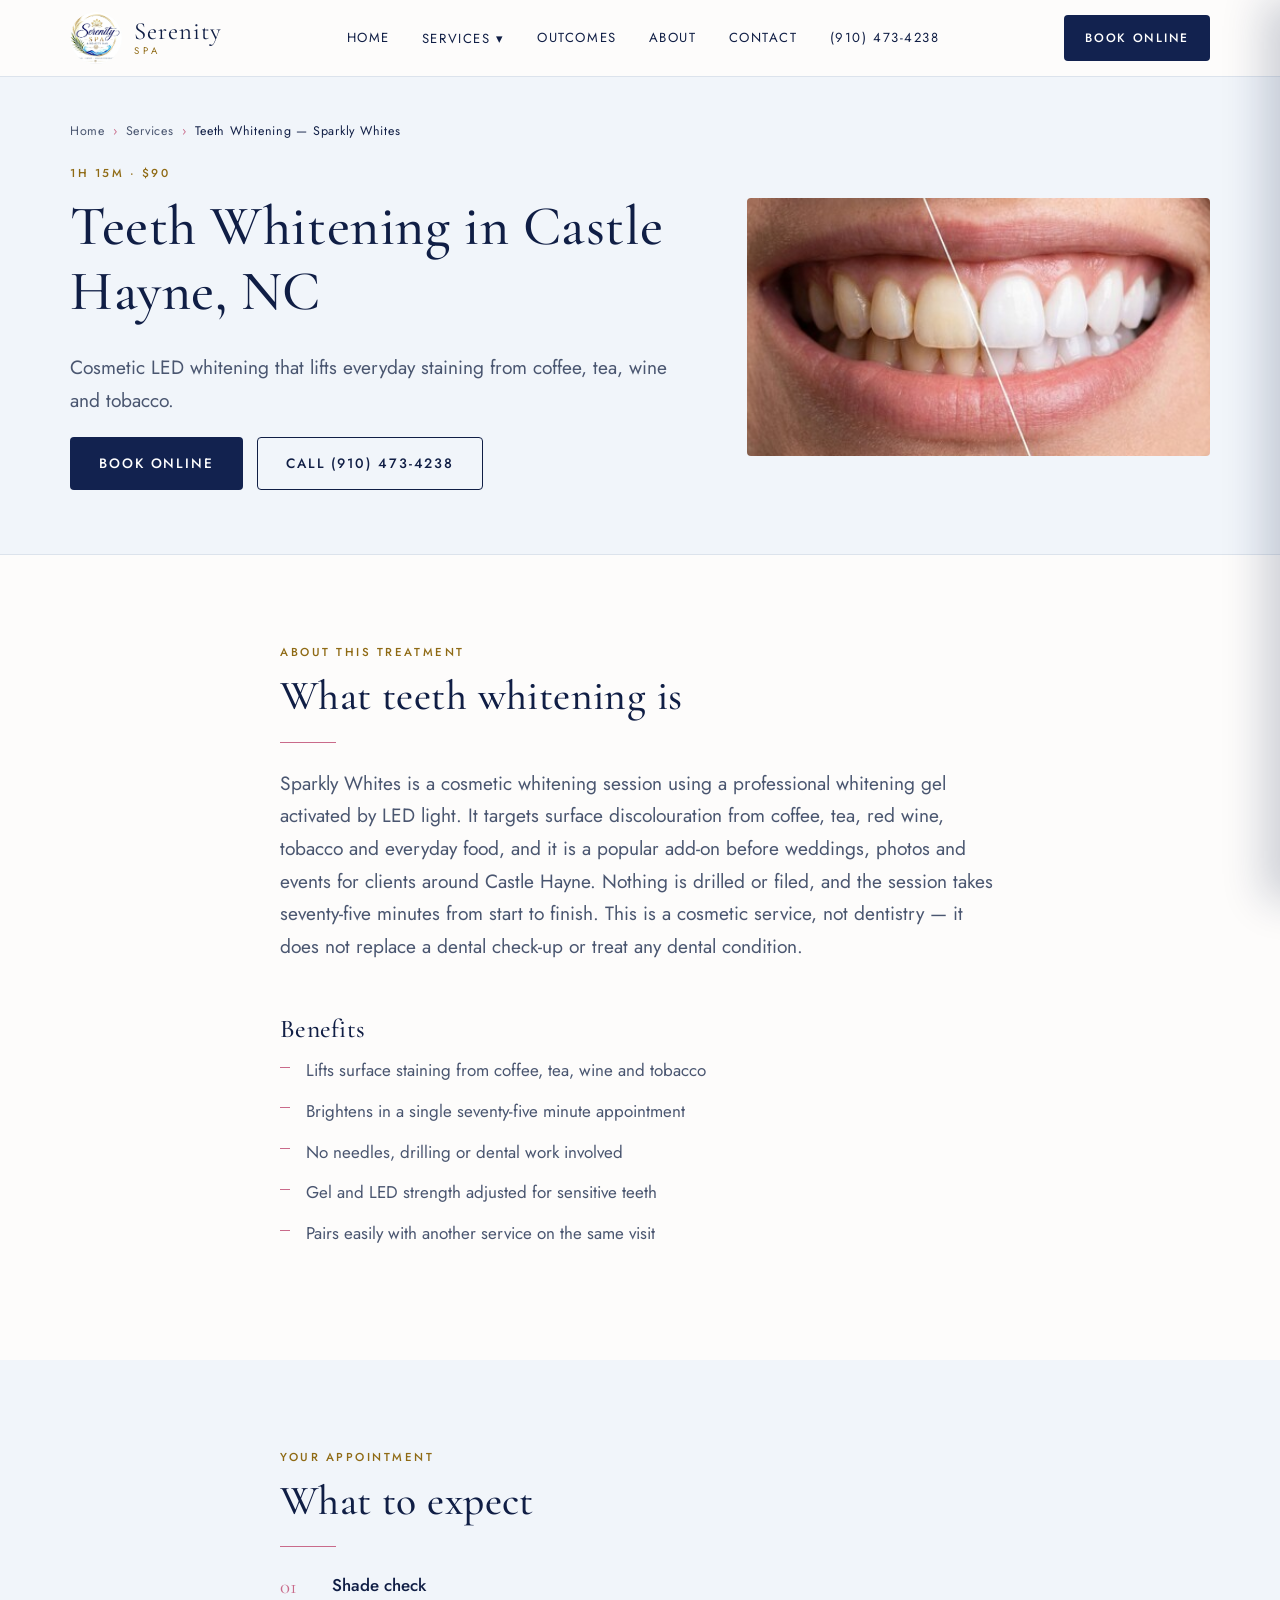
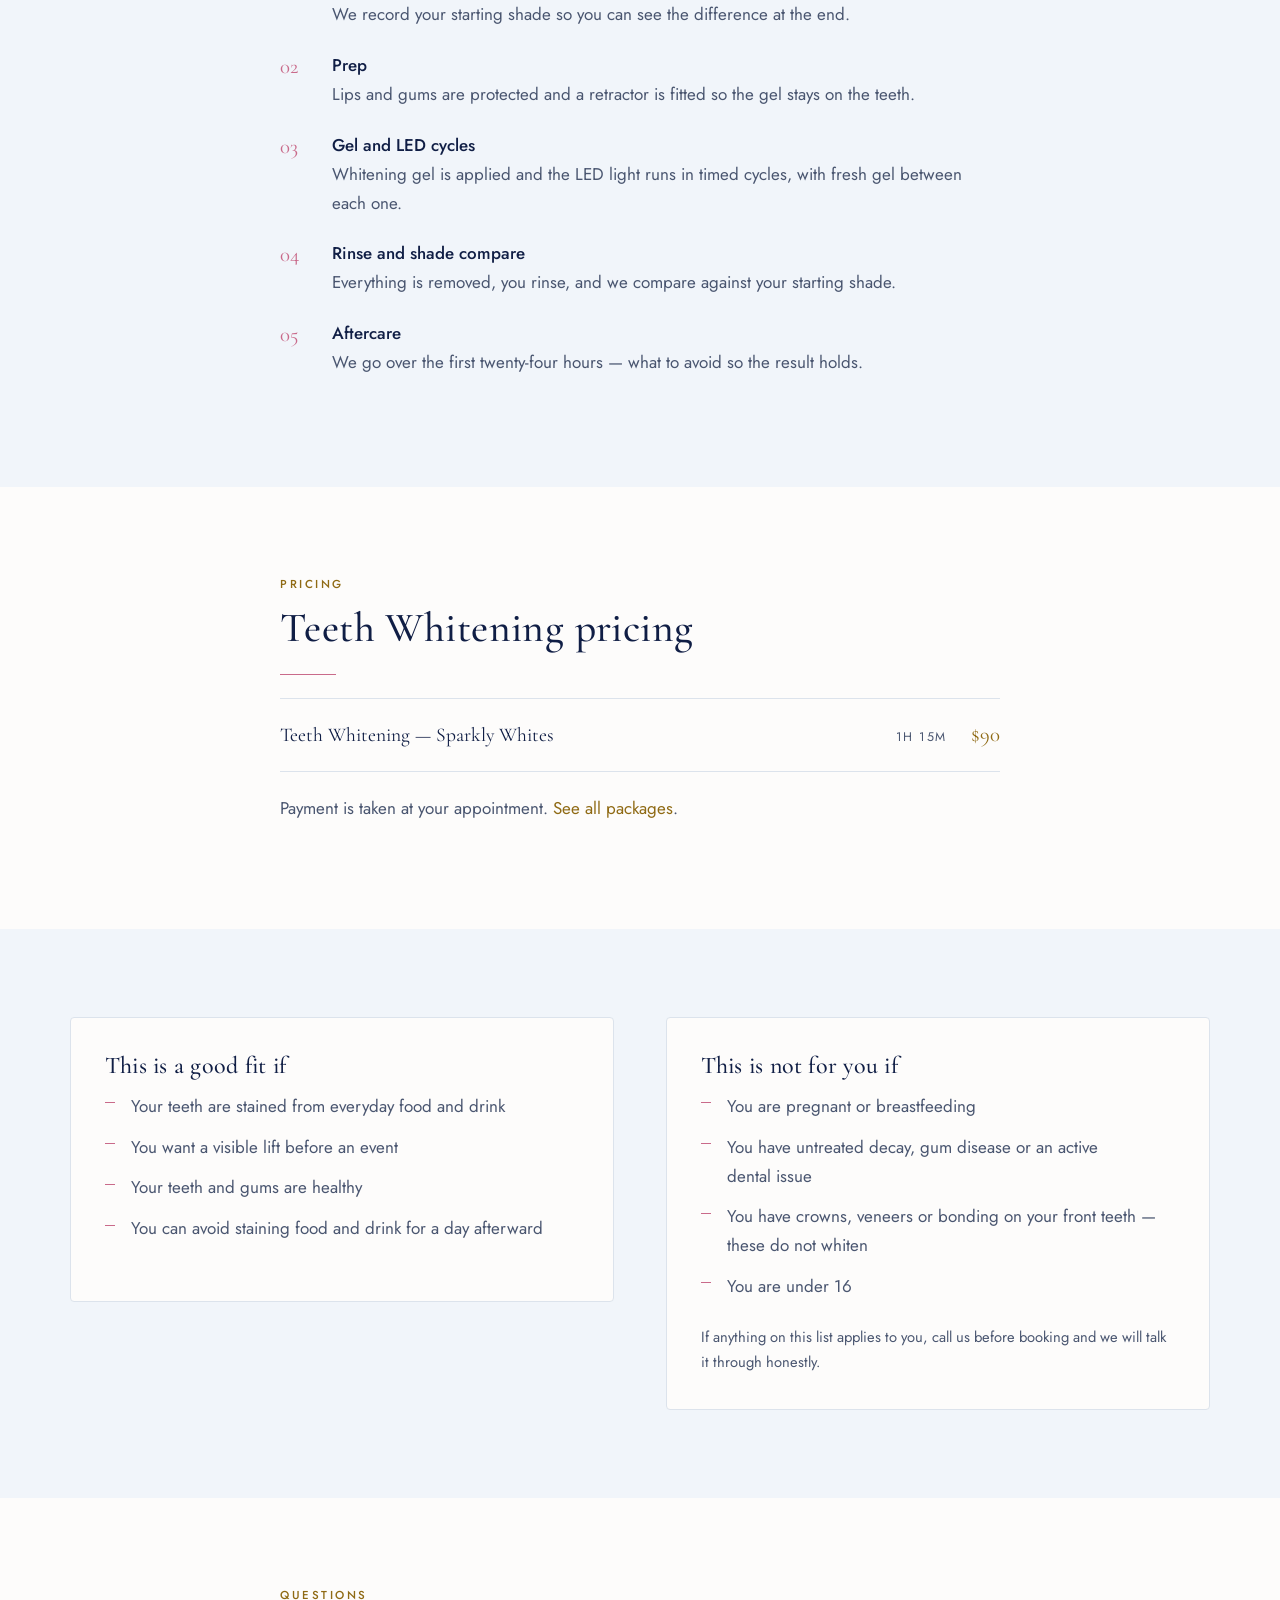
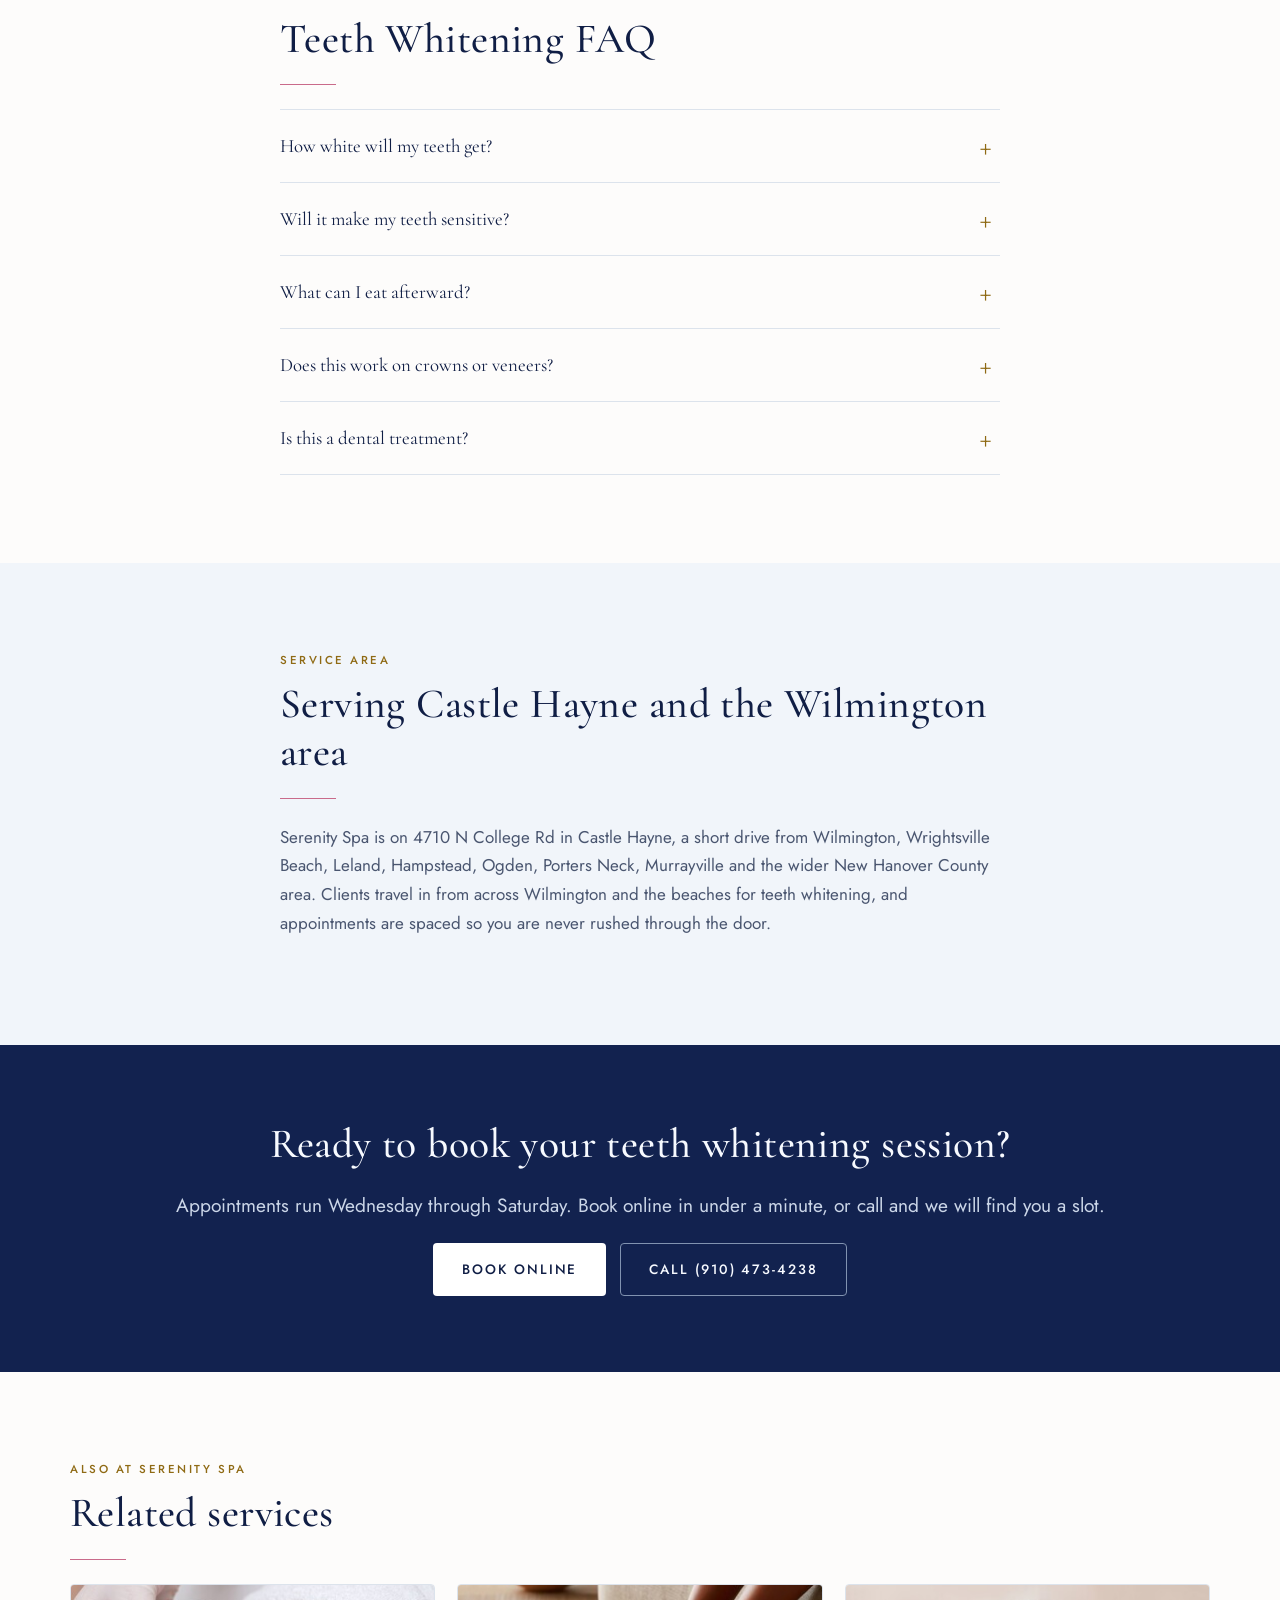
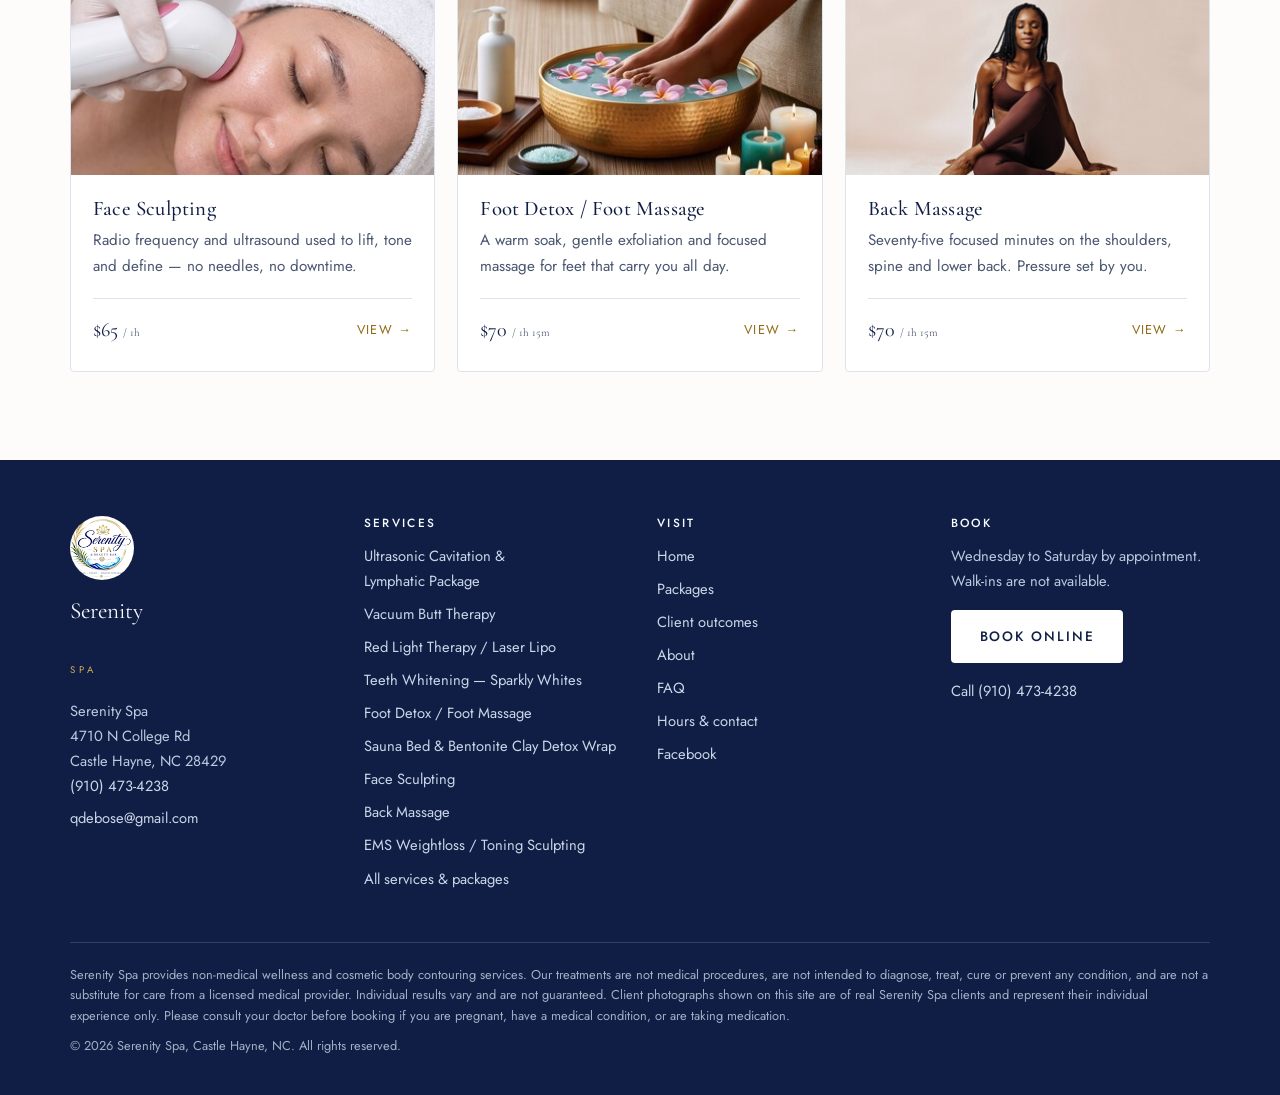
<file: teeth-whitening.html>
<!DOCTYPE html>
<html lang="en">
<head>
<meta charset="utf-8">
<meta name="viewport" content="width=device-width, initial-scale=1">
<title>Teeth Whitening in Castle Hayne, NC | Serenity Spa</title>
<meta name="description" content="Brighten your smile with LED teeth whitening in Castle Hayne, NC. A 75-minute cosmetic session that lifts coffee, tea, wine and tobacco staining.">
<link rel="canonical" href="https://www.serenityspanc.com/teeth-whitening.html">
<meta name="robots" content="index, follow">
<meta property="og:type" content="website">
<meta property="og:site_name" content="Serenity Spa">
<meta property="og:title" content="Teeth Whitening in Castle Hayne, NC | Serenity Spa">
<meta property="og:description" content="Brighten your smile with LED teeth whitening in Castle Hayne, NC. A 75-minute cosmetic session that lifts coffee, tea, wine and tobacco staining.">
<meta property="og:url" content="https://www.serenityspanc.com/teeth-whitening.html">
<meta property="og:image" content="https://www.serenityspanc.com/serenity-spa-body-contouring-hero.jpg">
<meta property="og:locale" content="en_US">
<meta name="twitter:card" content="summary_large_image">
<meta name="twitter:title" content="Teeth Whitening in Castle Hayne, NC | Serenity Spa">
<meta name="twitter:description" content="Brighten your smile with LED teeth whitening in Castle Hayne, NC. A 75-minute cosmetic session that lifts coffee, tea, wine and tobacco staining.">
<meta name="twitter:image" content="https://www.serenityspanc.com/serenity-spa-body-contouring-hero.jpg">
<meta name="theme-color" content="#12224F">
<link rel="preconnect" href="https://fonts.googleapis.com">
<link rel="preconnect" href="https://fonts.gstatic.com" crossorigin>
<link href="https://fonts.googleapis.com/css2?family=Cormorant+Garamond:wght@400;500;600&family=Jost:wght@300;400;500&display=swap" rel="stylesheet">
<link rel="stylesheet" href="styles.css?v=8">
<script type="application/ld+json">{
 "@context": "https://schema.org",
 "@type": "Service",
 "@id": "https://www.serenityspanc.com/teeth-whitening.html#service",
 "name": "Teeth Whitening — Sparkly Whites",
 "serviceType": "Teeth Whitening",
 "url": "https://www.serenityspanc.com/teeth-whitening.html",
 "description": "Brighten your smile with LED teeth whitening in Castle Hayne, NC. A 75-minute cosmetic session that lifts coffee, tea, wine and tobacco staining.",
 "provider": {
  "@type": "HealthAndBeautyBusiness",
  "@id": "https://www.serenityspanc.com/#business",
  "name": "Serenity Spa",
  "telephone": "(910) 473-4238",
  "url": "https://www.serenityspanc.com/",
  "address": {
   "@type": "PostalAddress",
   "streetAddress": "4710 N College Rd",
   "addressLocality": "Castle Hayne",
   "addressRegion": "NC",
   "postalCode": "28429",
   "addressCountry": "US"
  }
 },
 "areaServed": [
  {
   "@type": "City",
   "name": "Castle Hayne"
  },
  {
   "@type": "City",
   "name": "Wilmington"
  },
  {
   "@type": "City",
   "name": "Wrightsville Beach"
  },
  {
   "@type": "City",
   "name": "Leland"
  },
  {
   "@type": "City",
   "name": "Hampstead"
  },
  {
   "@type": "City",
   "name": "Ogden"
  },
  {
   "@type": "City",
   "name": "Porters Neck"
  },
  {
   "@type": "City",
   "name": "Murrayville"
  },
  {
   "@type": "City",
   "name": "New Hanover County"
  }
 ],
 "offers": {
  "@type": "Offer",
  "price": "90",
  "priceCurrency": "USD",
  "url": "https://book.heygoldie.com/serenity-spa-42836b48d8de/checkout",
  "availability": "https://schema.org/InStock"
 }
}</script>
<script type="application/ld+json">{
 "@context": "https://schema.org",
 "@type": "FAQPage",
 "@id": "https://www.serenityspanc.com/teeth-whitening.html#faq",
 "mainEntity": [
  {
   "@type": "Question",
   "name": "How white will my teeth get?",
   "acceptedAnswer": {
    "@type": "Answer",
    "text": "It depends entirely on your starting shade and what caused the staining. We record your shade before and after so the change is measurable rather than guessed at. Results vary."
   }
  },
  {
   "@type": "Question",
   "name": "Will it make my teeth sensitive?",
   "acceptedAnswer": {
    "@type": "Answer",
    "text": "Some clients notice short-term sensitivity that settles within a day. Tell us beforehand if your teeth are already sensitive and we will adjust."
   }
  },
  {
   "@type": "Question",
   "name": "What can I eat afterward?",
   "acceptedAnswer": {
    "@type": "Answer",
    "text": "Avoid coffee, tea, red wine, tomato sauce, berries and tobacco for twenty-four hours. Stick to lighter-coloured food while the enamel re-settles."
   }
  },
  {
   "@type": "Question",
   "name": "Does this work on crowns or veneers?",
   "acceptedAnswer": {
    "@type": "Answer",
    "text": "No. Whitening only affects natural tooth enamel. Restorations keep their existing shade, which can leave a mismatch — worth discussing before you book."
   }
  },
  {
   "@type": "Question",
   "name": "Is this a dental treatment?",
   "acceptedAnswer": {
    "@type": "Answer",
    "text": "No. It is a cosmetic whitening service and is not a substitute for care from a licensed dentist."
   }
  }
 ]
}</script>
<script type="application/ld+json">{
 "@context": "https://schema.org",
 "@type": "BreadcrumbList",
 "@id": "https://www.serenityspanc.com/teeth-whitening.html#breadcrumbs",
 "itemListElement": [
  {
   "@type": "ListItem",
   "position": 1,
   "name": "Home",
   "item": "https://www.serenityspanc.com/index.html"
  },
  {
   "@type": "ListItem",
   "position": 2,
   "name": "Services",
   "item": "https://www.serenityspanc.com/services.html"
  },
  {
   "@type": "ListItem",
   "position": 3,
   "name": "Teeth Whitening — Sparkly Whites",
   "item": "https://www.serenityspanc.com/teeth-whitening.html"
  }
 ]
}</script>
</head>
<body><a class="skip" href="#main">Skip to content</a>
<header class="site-header">
  <div class="wrap header-inner">
    <a class="logo" href="index.html" aria-label="Serenity Spa home"><img src="serenity-spa-logo.jpg" alt="Serenity Spa &amp; Beauty Bar logo" width="52" height="52"><span class="lockup"><span class="l1">Serenity</span><span class="l2">Spa</span></span></a>
    <nav class="nav" aria-label="Main">
      <a class="navlink" href="index.html">Home</a>
      <div class="has-drop">
        <button class="navlink" type="button" aria-expanded="false" aria-haspopup="true">Services <span aria-hidden="true">&#9662;</span></button>
        <div class="drop">
          <a href="ultrasonic-cavitation.html"><span>Ultrasonic Cavitation &amp; Lymphatic Package</span><span class="price">$150</span></a>
          <a href="vacuum-butt-therapy.html"><span>Vacuum Butt Therapy</span><span class="price">$150</span></a>
          <a href="red-light-therapy-laser-lipo.html"><span>Red Light Therapy / Laser Lipo</span><span class="price">$80</span></a>
          <a href="teeth-whitening.html" aria-current="page"><span>Teeth Whitening — Sparkly Whites</span><span class="price">$90</span></a>
          <a href="foot-detox-massage.html"><span>Foot Detox / Foot Massage</span><span class="price">$70</span></a>
          <a href="sauna-bed-detox-wrap.html"><span>Sauna Bed &amp; Bentonite Clay Detox Wrap</span><span class="price">$100</span></a>
          <a href="face-sculpting.html"><span>Face Sculpting</span><span class="price">$65</span></a>
          <a href="back-massage.html"><span>Back Massage</span><span class="price">$70</span></a>
          <a href="ems-body-sculpting.html"><span>EMS Weightloss / Toning Sculpting</span><span class="price">$250</span></a>
          <a class="drop-all" href="services.html">All services &amp; packages</a>
        </div>
      </div>
      <a class="navlink" href="outcomes.html">Outcomes</a>
      <a class="navlink" href="index.html#about">About</a>
      <a class="navlink" href="index.html#contact">Contact</a>
      <a class="navlink" href="tel:+19104734238">(910) 473-4238</a>
    </nav>
    <div class="header-cta">
      <a class="btn btn-primary" href="https://book.heygoldie.com/serenity-spa-42836b48d8de/checkout" target="_blank" rel="noopener">Book Online</a>
      <button class="burger" type="button" aria-label="Open menu" aria-expanded="false" aria-controls="mobile-drawer"><span></span></button>
    </div>
  </div>
</header>
<div class="drawer-scrim"></div>
<div class="drawer" id="mobile-drawer" role="dialog" aria-label="Menu" aria-hidden="true">
  <div class="drawer-head">
    <span class="logo"><img src="serenity-spa-logo.jpg" alt="" width="44" height="44"><span class="lockup"><span class="l1">Serenity</span><span class="l2">Spa</span></span></span>
    <button class="drawer-close" type="button" aria-label="Close menu">&times;</button>
  </div>
  <nav aria-label="Mobile">
    <a href="index.html">Home</a>
    <a href="services.html">All Services &amp; Packages</a>
    <p class="group-label">Services</p>
    <a href="ultrasonic-cavitation.html">Ultrasonic Cavitation &amp; Lymphatic Package &mdash; $150</a>
    <a href="vacuum-butt-therapy.html">Vacuum Butt Therapy &mdash; $150</a>
    <a href="red-light-therapy-laser-lipo.html">Red Light Therapy / Laser Lipo &mdash; $80</a>
    <a href="teeth-whitening.html" aria-current="page">Teeth Whitening — Sparkly Whites &mdash; $90</a>
    <a href="foot-detox-massage.html">Foot Detox / Foot Massage &mdash; $70</a>
    <a href="sauna-bed-detox-wrap.html">Sauna Bed &amp; Bentonite Clay Detox Wrap &mdash; $100</a>
    <a href="face-sculpting.html">Face Sculpting &mdash; $65</a>
    <a href="back-massage.html">Back Massage &mdash; $70</a>
    <a href="ems-body-sculpting.html">EMS Weightloss / Toning Sculpting &mdash; $250</a>
    <p class="group-label">More</p>
    <a href="outcomes.html">Client Outcomes</a>
    <a href="index.html#about">About the spa</a>
    <a href="index.html#faq">FAQ</a>
    <a href="index.html#contact">Hours &amp; contact</a>
    <a href="tel:+19104734238">Call (910) 473-4238</a>
  </nav>
  <a class="btn btn-primary" href="https://book.heygoldie.com/serenity-spa-42836b48d8de/checkout" target="_blank" rel="noopener">Book Online</a>
</div>
<main id="main">
<div class="page-hero">
  <div class="wrap">
    <nav class="crumbs" aria-label="Breadcrumb">
      <ol>
        <li><a href="index.html">Home</a></li>
        <li><a href="services.html">Services</a></li>
        <li><span aria-current="page">Teeth Whitening — Sparkly Whites</span></li>
      </ol>
    </nav>
    <div class="hero-split">
      <div>
        <p class="eyebrow">1h 15m &middot; $90</p>
        <h1>Teeth Whitening in Castle Hayne, NC</h1>
        <p class="lede">Cosmetic LED whitening that lifts everyday staining from coffee, tea, wine and tobacco.</p>
        <div class="btn-row">
          <a class="btn btn-primary" href="https://book.heygoldie.com/serenity-spa-42836b48d8de/checkout" target="_blank" rel="noopener">Book Online</a>
          <a class="btn btn-secondary" href="tel:+19104734238">Call (910) 473-4238</a>
        </div>
      </div>
      <div><img src="teeth-whitening-castle-hayne.jpg" alt="Close-up comparison of tooth shade before and after a cosmetic whitening session" width="430" height="240" decoding="async"></div>
    </div>
  </div>
</div>

<section>
  <div class="wrap narrow">
    
    <p class="eyebrow">About this treatment</p>
    <h2>What teeth whitening is</h2>
    <hr class="rule">
    <p class="lede">Sparkly Whites is a cosmetic whitening session using a professional whitening gel activated by LED light. It targets surface discolouration from coffee, tea, red wine, tobacco and everyday food, and it is a popular add-on before weddings, photos and events for clients around Castle Hayne. Nothing is drilled or filed, and the session takes seventy-five minutes from start to finish. This is a cosmetic service, not dentistry — it does not replace a dental check-up or treat any dental condition.</p>
    <h3 style="margin-top:2em">Benefits</h3>
    <ul class="checks"><li>Lifts surface staining from coffee, tea, wine and tobacco</li><li>Brightens in a single seventy-five minute appointment</li><li>No needles, drilling or dental work involved</li><li>Gel and LED strength adjusted for sensitive teeth</li><li>Pairs easily with another service on the same visit</li></ul>
  </div>
</section>

<section class="bg-sand">
  <div class="wrap narrow">
    <p class="eyebrow">Your appointment</p>
    <h2>What to expect</h2>
    <hr class="rule">
    <ol class="steps"><li><strong>Shade check</strong>We record your starting shade so you can see the difference at the end.</li><li><strong>Prep</strong>Lips and gums are protected and a retractor is fitted so the gel stays on the teeth.</li><li><strong>Gel and LED cycles</strong>Whitening gel is applied and the LED light runs in timed cycles, with fresh gel between each one.</li><li><strong>Rinse and shade compare</strong>Everything is removed, you rinse, and we compare against your starting shade.</li><li><strong>Aftercare</strong>We go over the first twenty-four hours — what to avoid so the result holds.</li></ol>
  </div>
</section>

<section>
  <div class="wrap narrow">
    <p class="eyebrow">Pricing</p>
    <h2>Teeth Whitening pricing</h2>
    <hr class="rule">
    <div class="pkg-list"><div class="pkg"><span class="name">Teeth Whitening — Sparkly Whites</span><span class="dur">1h 15m</span><span class="price">$90</span></div></div>
    <p style="margin-top:22px">Payment is taken at your appointment. <a href="services.html#packages">See all packages</a>.</p>
  </div>
</section>

<section class="bg-sand">
  <div class="wrap">
    <div class="split" style="align-items:start">
      <div class="panel">
        <h2 style="font-size:1.5rem">This is a good fit if</h2>
        <ul class="checks"><li>Your teeth are stained from everyday food and drink</li><li>You want a visible lift before an event</li><li>Your teeth and gums are healthy</li><li>You can avoid staining food and drink for a day afterward</li></ul>
      </div>
      <div class="panel">
        <h2 style="font-size:1.5rem">This is not for you if</h2>
        <ul class="checks"><li>You are pregnant or breastfeeding</li><li>You have untreated decay, gum disease or an active dental issue</li><li>You have crowns, veneers or bonding on your front teeth — these do not whiten</li><li>You are under 16</li></ul>
        <p style="font-size:.92rem;margin-bottom:0">If anything on this list applies to you, call us before booking and we will talk it through honestly.</p>
      </div>
    </div>
  </div>
</section>



<section>
  <div class="wrap narrow">
    <p class="eyebrow">Questions</p>
    <h2>Teeth Whitening FAQ</h2>
    <hr class="rule">
    <div class="faq"><details class="qa"><summary>How white will my teeth get?</summary><div class="a"><p>It depends entirely on your starting shade and what caused the staining. We record your shade before and after so the change is measurable rather than guessed at. Results vary.</p></div></details><details class="qa"><summary>Will it make my teeth sensitive?</summary><div class="a"><p>Some clients notice short-term sensitivity that settles within a day. Tell us beforehand if your teeth are already sensitive and we will adjust.</p></div></details><details class="qa"><summary>What can I eat afterward?</summary><div class="a"><p>Avoid coffee, tea, red wine, tomato sauce, berries and tobacco for twenty-four hours. Stick to lighter-coloured food while the enamel re-settles.</p></div></details><details class="qa"><summary>Does this work on crowns or veneers?</summary><div class="a"><p>No. Whitening only affects natural tooth enamel. Restorations keep their existing shade, which can leave a mismatch — worth discussing before you book.</p></div></details><details class="qa"><summary>Is this a dental treatment?</summary><div class="a"><p>No. It is a cosmetic whitening service and is not a substitute for care from a licensed dentist.</p></div></details></div>
  </div>
</section>

<section class="bg-sand">
  <div class="wrap narrow">
    <p class="eyebrow">Service area</p>
    <h2>Serving Castle Hayne and the Wilmington area</h2>
    <hr class="rule">
    <p>Serenity Spa is on 4710 N College Rd in Castle Hayne, a short drive from Wilmington, Wrightsville Beach, Leland, Hampstead, Ogden, Porters Neck, Murrayville and the wider New Hanover County area. Clients travel in from across Wilmington and the beaches for teeth whitening, and appointments are spaced so you are never rushed through the door.</p>
  </div>
</section>

<section class="cta-band">
  <div class="wrap center">
    <h2>Ready to book your teeth whitening session?</h2>
    <p class="lede">Appointments run Wednesday through Saturday. Book online in under a minute, or call and we will find you a slot.</p>
    <div class="btn-row" style="justify-content:center">
      <a class="btn btn-light" href="https://book.heygoldie.com/serenity-spa-42836b48d8de/checkout" target="_blank" rel="noopener">Book Online</a>
      <a class="btn btn-outline-light" href="tel:+19104734238">Call (910) 473-4238</a>
    </div>
  </div>
</section>

<section>
  <div class="wrap">
    <p class="eyebrow">Also at Serenity Spa</p>
    <h2>Related services</h2>
    <hr class="rule">
    <div class="grid grid-3"><a class="card card-link" href="face-sculpting.html"><img src="face-sculpting-treatment-castle-hayne.jpg" alt="Radio frequency handpiece being moved across a client’s cheek during face sculpting" width="430" height="240" loading="lazy" decoding="async"><div class="card-body"><h3>Face Sculpting</h3><p>Radio frequency and ultrasound used to lift, tone and define — no needles, no downtime.</p><div class="meta"><span class="price">$65 <span style="font-size:.7rem;color:var(--body)">/ 1h</span></span><span class="go">View &rarr;</span></div></div></a><a class="card card-link" href="foot-detox-massage.html"><img src="foot-detox-soak-massage-castle-hayne.jpg" alt="Feet resting in a warm floral foot soak beside candles and spa salts" width="360" height="240" loading="lazy" decoding="async"><div class="card-body"><h3>Foot Detox / Foot Massage</h3><p>A warm soak, gentle exfoliation and focused massage for feet that carry you all day.</p><div class="meta"><span class="price">$70 <span style="font-size:.7rem;color:var(--body)">/ 1h 15m</span></span><span class="go">View &rarr;</span></div></div></a><a class="card card-link" href="back-massage.html"><img src="wellness-relaxation-serenity-spa.jpg" alt="Woman sitting calmly in athletic wear, representing relaxation and recovery at Serenity Spa" width="360" height="240" loading="lazy" decoding="async"><div class="card-body"><h3>Back Massage</h3><p>Seventy-five focused minutes on the shoulders, spine and lower back. Pressure set by you.</p><div class="meta"><span class="price">$70 <span style="font-size:.7rem;color:var(--body)">/ 1h 15m</span></span><span class="go">View &rarr;</span></div></div></a></div>
  </div>
</section>
</main>
<footer class="site-footer">
  <div class="wrap">
    <div class="foot-grid">
      <div>
        <span class="foot-logo"><img src="serenity-spa-logo.jpg" alt="Serenity Spa &amp; Beauty Bar logo" width="64" height="64"><span class="l1">Serenity</span><br><span class="l2">Spa</span></span>
        <address class="nap" style="margin-top:18px">
          Serenity Spa<br>
          4710 N College Rd<br>Castle Hayne, NC 28429<br>
          <a href="tel:+19104734238">(910) 473-4238</a><br>
          <a href="mailto:qdebose@gmail.com">qdebose@gmail.com</a>
        </address>
      </div>
      <div>
        <h4>Services</h4>
        <ul><li><a href="ultrasonic-cavitation.html">Ultrasonic Cavitation &amp; Lymphatic Package</a></li><li><a href="vacuum-butt-therapy.html">Vacuum Butt Therapy</a></li><li><a href="red-light-therapy-laser-lipo.html">Red Light Therapy / Laser Lipo</a></li><li><a href="teeth-whitening.html">Teeth Whitening — Sparkly Whites</a></li><li><a href="foot-detox-massage.html">Foot Detox / Foot Massage</a></li><li><a href="sauna-bed-detox-wrap.html">Sauna Bed &amp; Bentonite Clay Detox Wrap</a></li><li><a href="face-sculpting.html">Face Sculpting</a></li><li><a href="back-massage.html">Back Massage</a></li><li><a href="ems-body-sculpting.html">EMS Weightloss / Toning Sculpting</a></li><li><a href="services.html">All services &amp; packages</a></li></ul>
      </div>
      <div>
        <h4>Visit</h4>
        <ul>
          <li><a href="index.html">Home</a></li>
          <li><a href="index.html#packages">Packages</a></li>
          <li><a href="outcomes.html">Client outcomes</a></li>
          <li><a href="index.html#about">About</a></li>
          <li><a href="index.html#faq">FAQ</a></li>
          <li><a href="index.html#contact">Hours &amp; contact</a></li>
          <li><a href="https://www.facebook.com/ladyQ38" target="_blank" rel="noopener">Facebook</a></li>
        </ul>
      </div>
      <div>
        <h4>Book</h4>
        <p>Wednesday to Saturday by appointment. Walk-ins are not available.</p>
        <p><a class="btn btn-light" href="https://book.heygoldie.com/serenity-spa-42836b48d8de/checkout" target="_blank" rel="noopener">Book Online</a></p>
        <p><a href="tel:+19104734238">Call (910) 473-4238</a></p>
      </div>
    </div>
    <div class="disclaimer">
      <p>Serenity Spa provides non-medical wellness and cosmetic body contouring services. Our treatments are not medical procedures, are not intended to diagnose, treat, cure or prevent any condition, and are not a substitute for care from a licensed medical provider. Individual results vary and are not guaranteed. Client photographs shown on this site are of real Serenity Spa clients and represent their individual experience only. Please consult your doctor before booking if you are pregnant, have a medical condition, or are taking medication.</p>
      <p>&copy; 2026 Serenity Spa, Castle Hayne, NC. All rights reserved.</p>
    </div>
  </div>
</footer>
<div class="sticky-cta">
  <a class="call" href="tel:+19104734238">Call Now</a>
  <a class="book" href="https://book.heygoldie.com/serenity-spa-42836b48d8de/checkout" target="_blank" rel="noopener">Book Online</a>
</div>
<script src="script.js?v=2"></script>
</body>
</html>
</file>
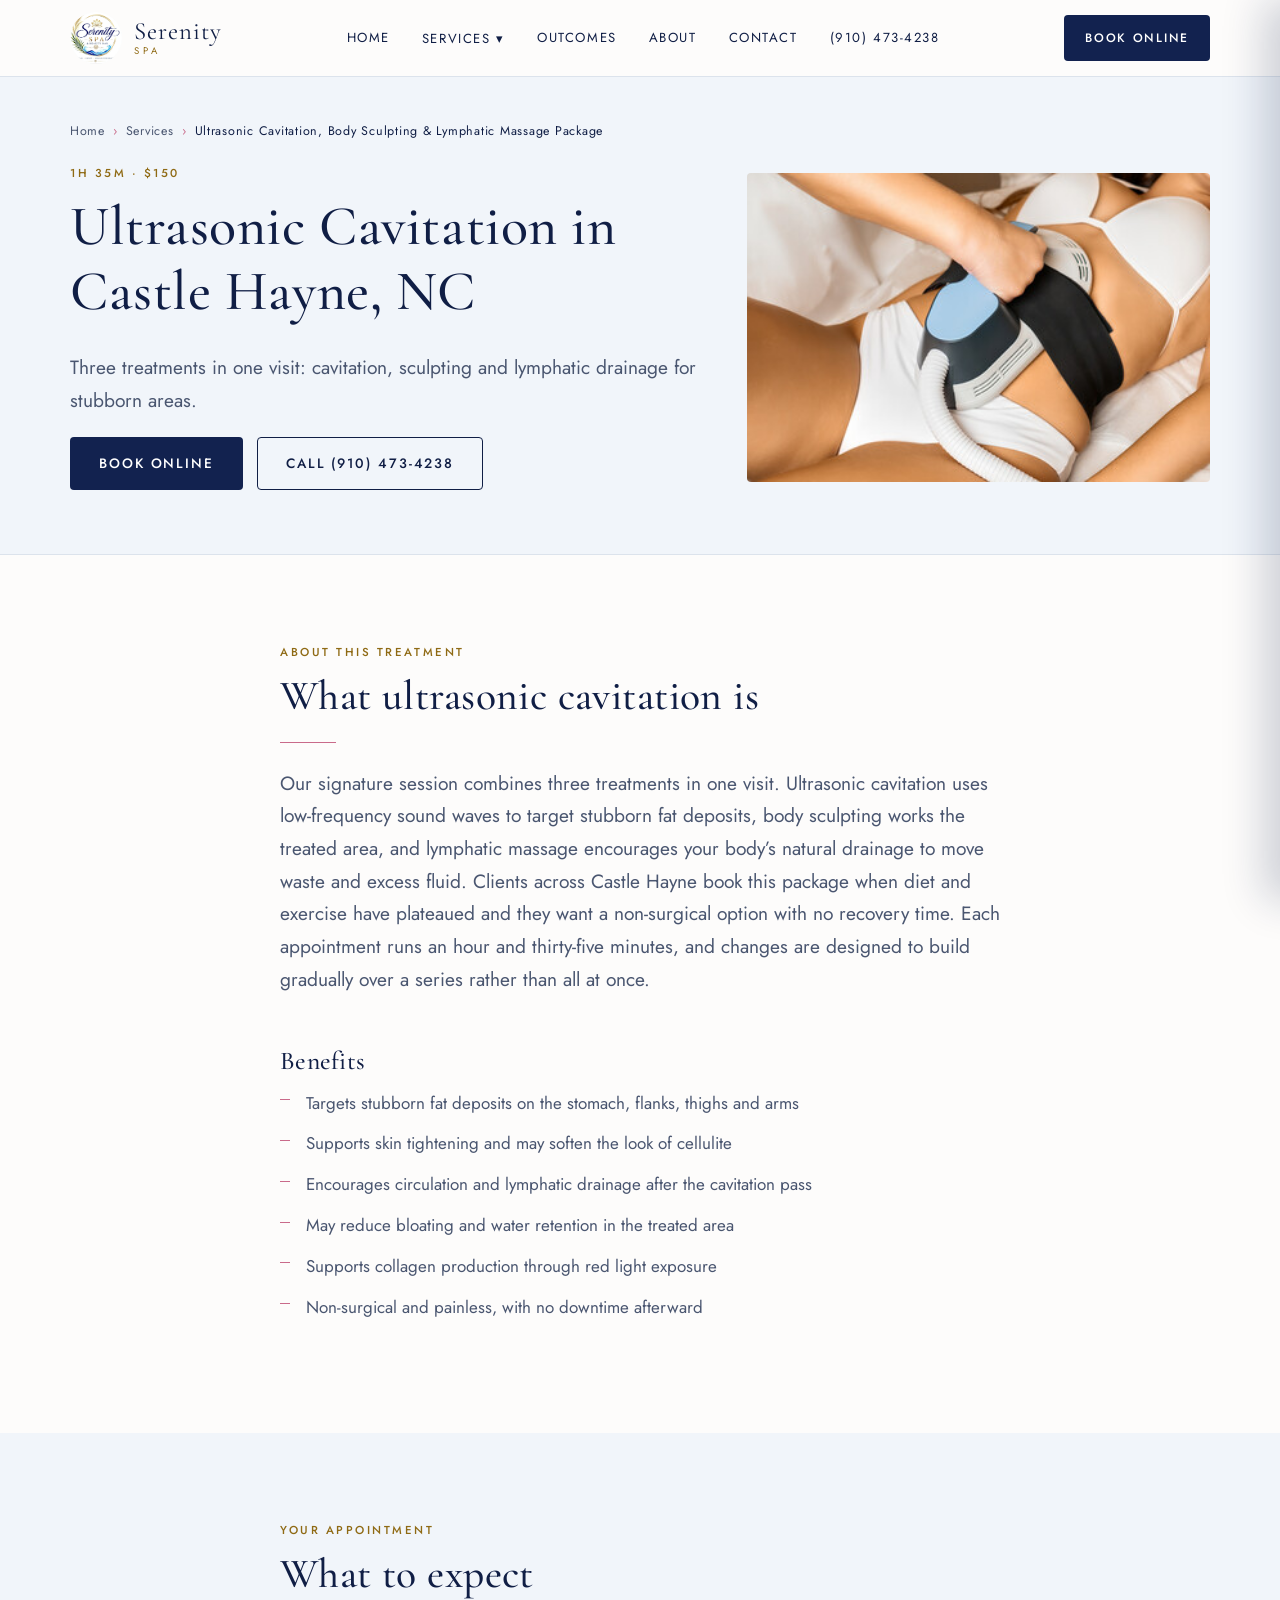
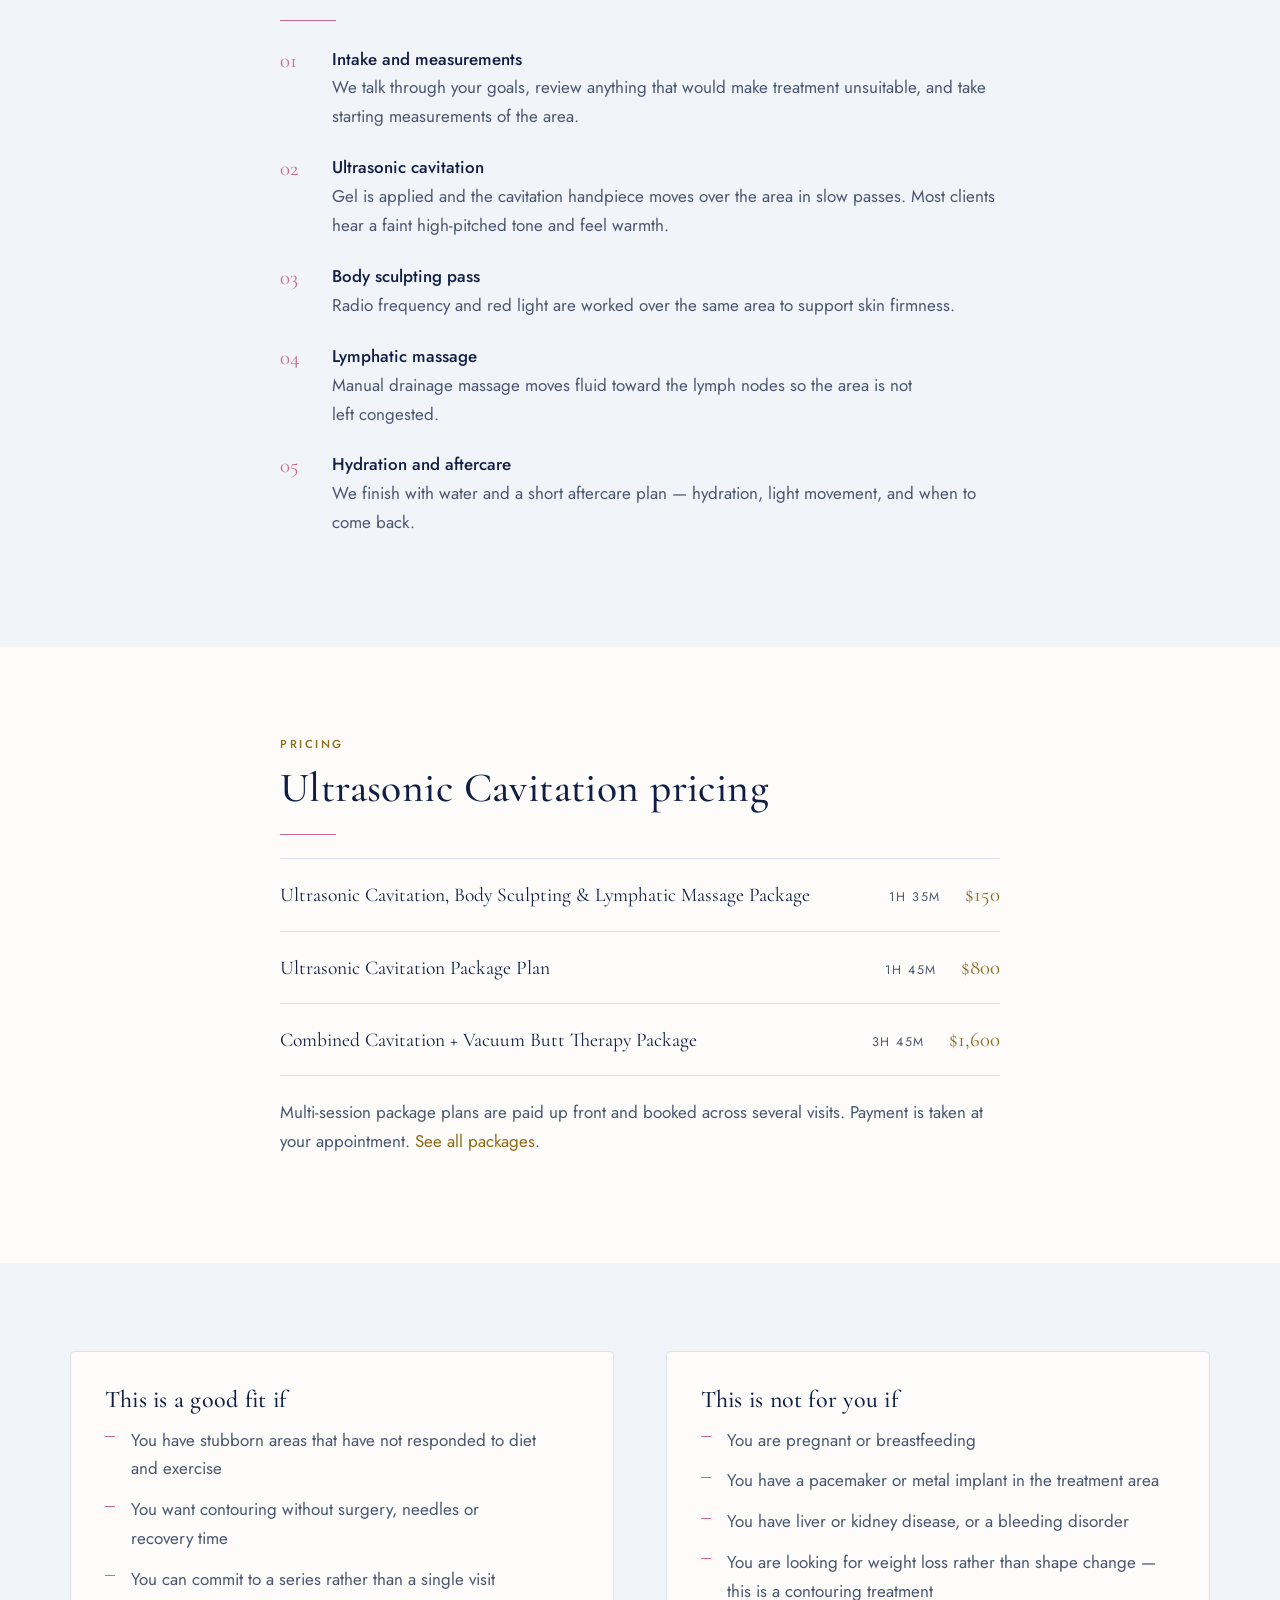
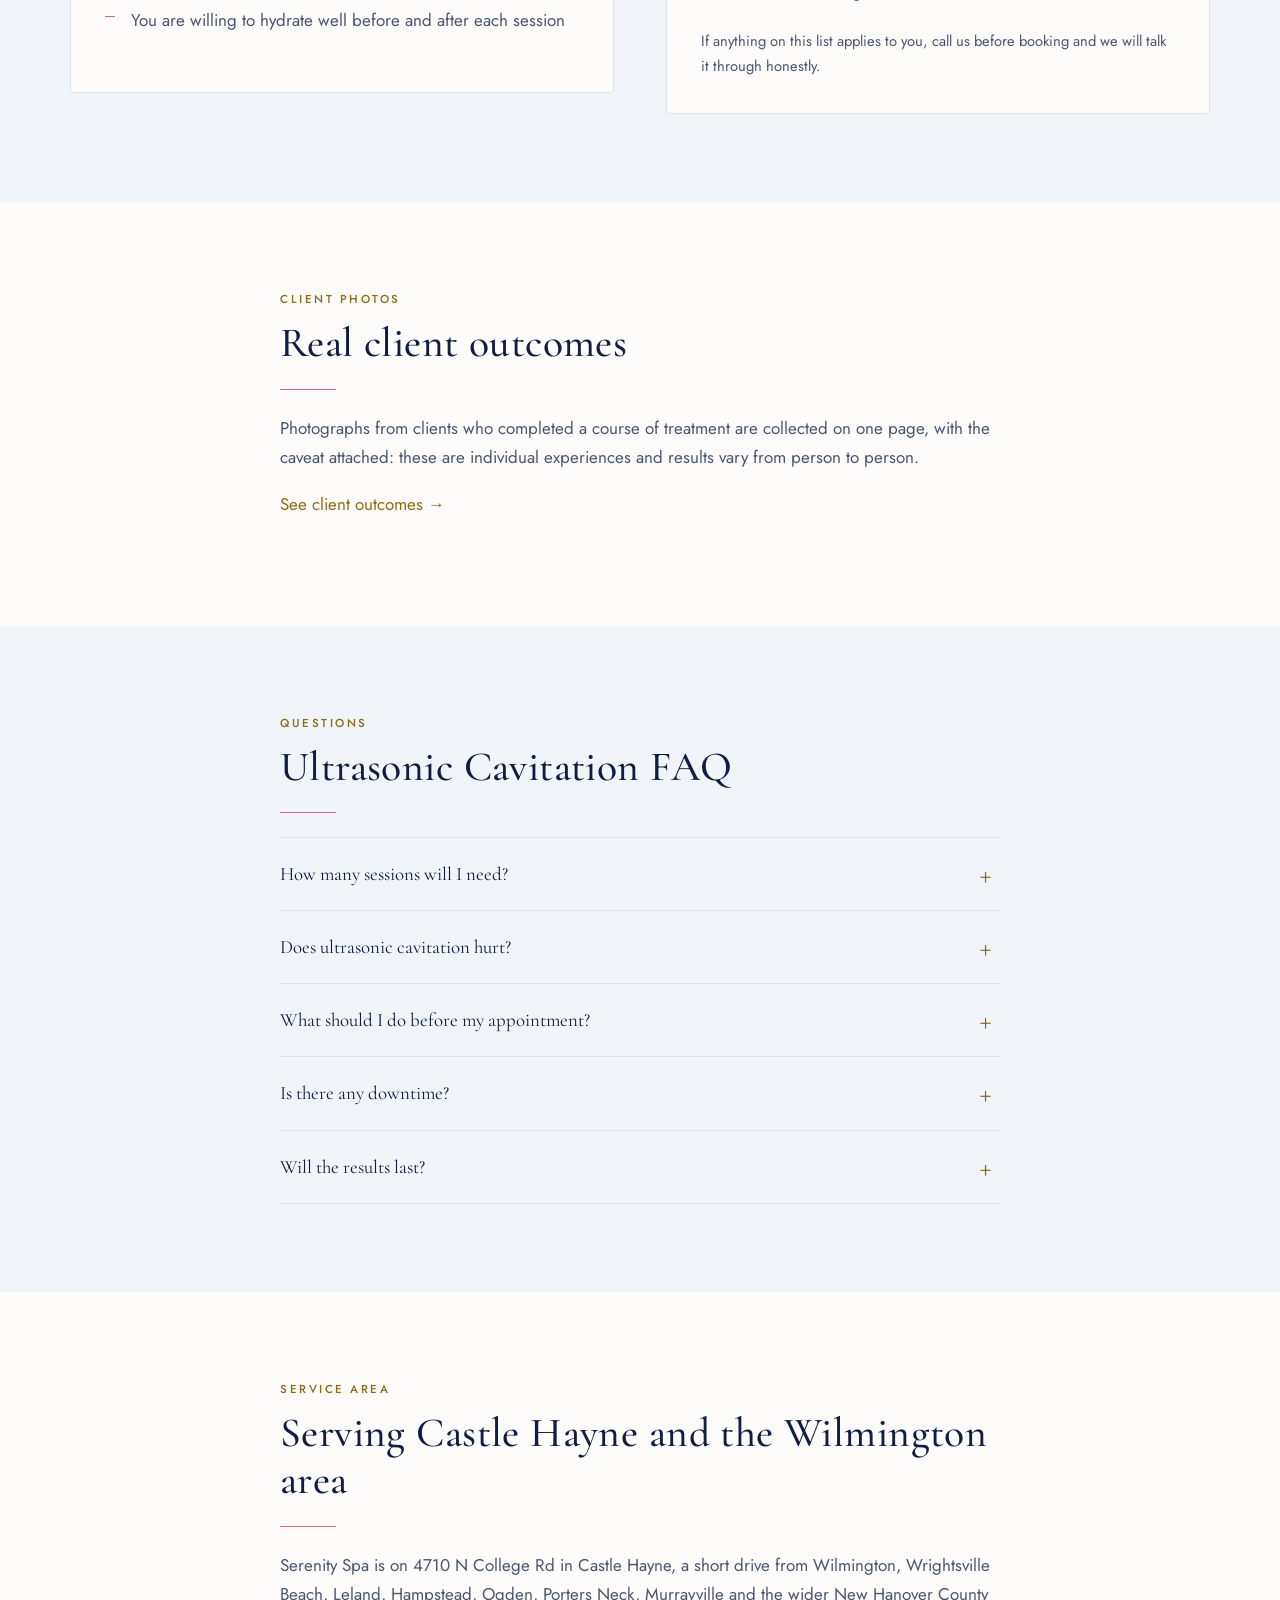
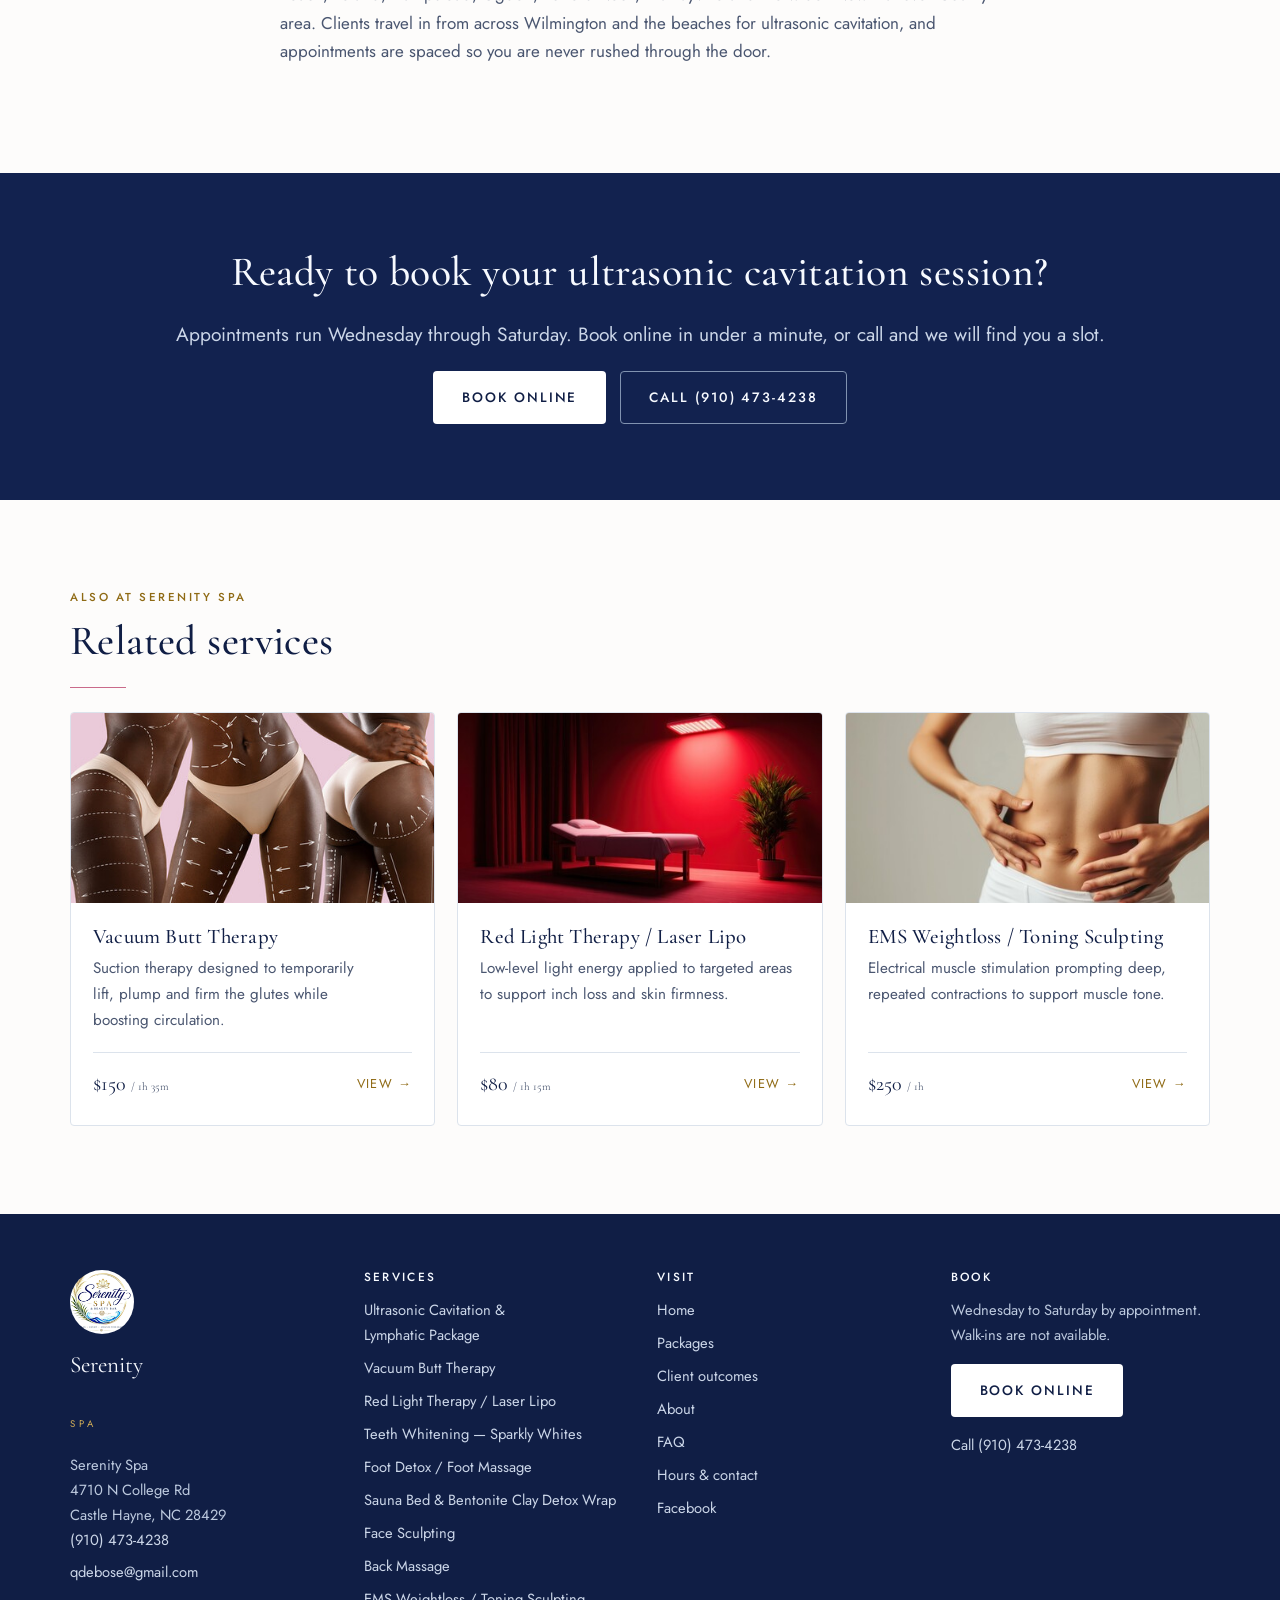
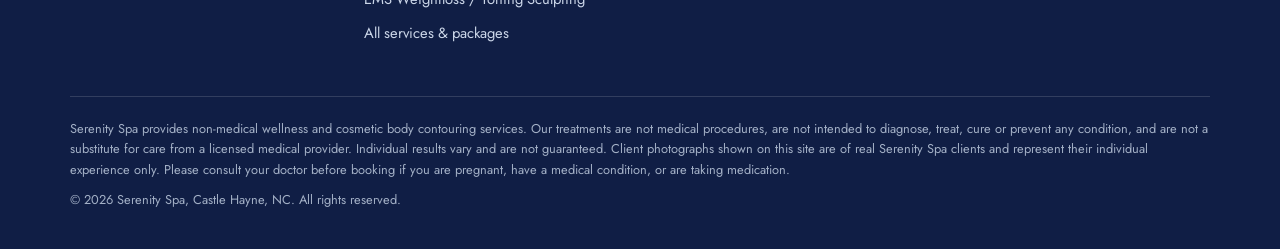
<file: ultrasonic-cavitation.html>
<!DOCTYPE html>
<html lang="en">
<head>
<meta charset="utf-8">
<meta name="viewport" content="width=device-width, initial-scale=1">
<title>Ultrasonic Cavitation in Castle Hayne, NC | Serenity Spa</title>
<meta name="description" content="Smooth and contour stubborn areas with ultrasonic cavitation, body sculpting and lymphatic massage in Castle Hayne, NC. 95 minutes, no surgery, no downtime.">
<link rel="canonical" href="https://www.serenityspanc.com/ultrasonic-cavitation.html">
<meta name="robots" content="index, follow">
<meta property="og:type" content="website">
<meta property="og:site_name" content="Serenity Spa">
<meta property="og:title" content="Ultrasonic Cavitation in Castle Hayne, NC | Serenity Spa">
<meta property="og:description" content="Smooth and contour stubborn areas with ultrasonic cavitation, body sculpting and lymphatic massage in Castle Hayne, NC. 95 minutes, no surgery, no downtime.">
<meta property="og:url" content="https://www.serenityspanc.com/ultrasonic-cavitation.html">
<meta property="og:image" content="https://www.serenityspanc.com/ultrasonic-cavitation-treatment.jpg">
<meta property="og:locale" content="en_US">
<meta name="twitter:card" content="summary_large_image">
<meta name="twitter:title" content="Ultrasonic Cavitation in Castle Hayne, NC | Serenity Spa">
<meta name="twitter:description" content="Smooth and contour stubborn areas with ultrasonic cavitation, body sculpting and lymphatic massage in Castle Hayne, NC. 95 minutes, no surgery, no downtime.">
<meta name="twitter:image" content="https://www.serenityspanc.com/ultrasonic-cavitation-treatment.jpg">
<meta name="theme-color" content="#12224F">
<link rel="preconnect" href="https://fonts.googleapis.com">
<link rel="preconnect" href="https://fonts.gstatic.com" crossorigin>
<link href="https://fonts.googleapis.com/css2?family=Cormorant+Garamond:wght@400;500;600&family=Jost:wght@300;400;500&display=swap" rel="stylesheet">
<link rel="stylesheet" href="styles.css?v=8">
<script type="application/ld+json">{
 "@context": "https://schema.org",
 "@type": "Service",
 "@id": "https://www.serenityspanc.com/ultrasonic-cavitation.html#service",
 "name": "Ultrasonic Cavitation, Body Sculpting & Lymphatic Massage Package",
 "serviceType": "Ultrasonic Cavitation",
 "url": "https://www.serenityspanc.com/ultrasonic-cavitation.html",
 "description": "Smooth and contour stubborn areas with ultrasonic cavitation, body sculpting and lymphatic massage in Castle Hayne, NC. 95 minutes, no surgery, no downtime.",
 "provider": {
  "@type": "HealthAndBeautyBusiness",
  "@id": "https://www.serenityspanc.com/#business",
  "name": "Serenity Spa",
  "telephone": "(910) 473-4238",
  "url": "https://www.serenityspanc.com/",
  "address": {
   "@type": "PostalAddress",
   "streetAddress": "4710 N College Rd",
   "addressLocality": "Castle Hayne",
   "addressRegion": "NC",
   "postalCode": "28429",
   "addressCountry": "US"
  }
 },
 "areaServed": [
  {
   "@type": "City",
   "name": "Castle Hayne"
  },
  {
   "@type": "City",
   "name": "Wilmington"
  },
  {
   "@type": "City",
   "name": "Wrightsville Beach"
  },
  {
   "@type": "City",
   "name": "Leland"
  },
  {
   "@type": "City",
   "name": "Hampstead"
  },
  {
   "@type": "City",
   "name": "Ogden"
  },
  {
   "@type": "City",
   "name": "Porters Neck"
  },
  {
   "@type": "City",
   "name": "Murrayville"
  },
  {
   "@type": "City",
   "name": "New Hanover County"
  }
 ],
 "offers": {
  "@type": "Offer",
  "price": "150",
  "priceCurrency": "USD",
  "url": "https://book.heygoldie.com/serenity-spa-42836b48d8de/checkout",
  "availability": "https://schema.org/InStock"
 }
}</script>
<script type="application/ld+json">{
 "@context": "https://schema.org",
 "@type": "FAQPage",
 "@id": "https://www.serenityspanc.com/ultrasonic-cavitation.html#faq",
 "mainEntity": [
  {
   "@type": "Question",
   "name": "How many sessions will I need?",
   "acceptedAnswer": {
    "@type": "Answer",
    "text": "It depends on the area and your starting point. Most clients book a series rather than a single visit, which is why the package plan exists. We will give you an honest estimate at your first appointment."
   }
  },
  {
   "@type": "Question",
   "name": "Does ultrasonic cavitation hurt?",
   "acceptedAnswer": {
    "@type": "Answer",
    "text": "No. Most clients describe it as warm and pressured, similar to a firm massage. You may hear a faint ringing tone during the cavitation pass, which is normal and stops when the handpiece lifts."
   }
  },
  {
   "@type": "Question",
   "name": "What should I do before my appointment?",
   "acceptedAnswer": {
    "@type": "Answer",
    "text": "Drink plenty of water the day before and the morning of, eat lightly, and avoid alcohol for 24 hours. Come in loose clothing and skip lotion on the treatment area."
   }
  },
  {
   "@type": "Question",
   "name": "Is there any downtime?",
   "acceptedAnswer": {
    "@type": "Answer",
    "text": "None. You can drive yourself home and return to your day. Light activity such as a walk after your session is encouraged to keep lymph moving."
   }
  },
  {
   "@type": "Question",
   "name": "Will the results last?",
   "acceptedAnswer": {
    "@type": "Answer",
    "text": "Changes are not permanent on their own. Hydration, movement and a steady routine make a real difference in how long your shape holds. Results vary from person to person."
   }
  }
 ]
}</script>
<script type="application/ld+json">{
 "@context": "https://schema.org",
 "@type": "BreadcrumbList",
 "@id": "https://www.serenityspanc.com/ultrasonic-cavitation.html#breadcrumbs",
 "itemListElement": [
  {
   "@type": "ListItem",
   "position": 1,
   "name": "Home",
   "item": "https://www.serenityspanc.com/index.html"
  },
  {
   "@type": "ListItem",
   "position": 2,
   "name": "Services",
   "item": "https://www.serenityspanc.com/services.html"
  },
  {
   "@type": "ListItem",
   "position": 3,
   "name": "Ultrasonic Cavitation, Body Sculpting & Lymphatic Massage Package",
   "item": "https://www.serenityspanc.com/ultrasonic-cavitation.html"
  }
 ]
}</script>
</head>
<body><a class="skip" href="#main">Skip to content</a>
<header class="site-header">
  <div class="wrap header-inner">
    <a class="logo" href="index.html" aria-label="Serenity Spa home"><img src="serenity-spa-logo.jpg" alt="Serenity Spa &amp; Beauty Bar logo" width="52" height="52"><span class="lockup"><span class="l1">Serenity</span><span class="l2">Spa</span></span></a>
    <nav class="nav" aria-label="Main">
      <a class="navlink" href="index.html">Home</a>
      <div class="has-drop">
        <button class="navlink" type="button" aria-expanded="false" aria-haspopup="true">Services <span aria-hidden="true">&#9662;</span></button>
        <div class="drop">
          <a href="ultrasonic-cavitation.html" aria-current="page"><span>Ultrasonic Cavitation &amp; Lymphatic Package</span><span class="price">$150</span></a>
          <a href="vacuum-butt-therapy.html"><span>Vacuum Butt Therapy</span><span class="price">$150</span></a>
          <a href="red-light-therapy-laser-lipo.html"><span>Red Light Therapy / Laser Lipo</span><span class="price">$80</span></a>
          <a href="teeth-whitening.html"><span>Teeth Whitening — Sparkly Whites</span><span class="price">$90</span></a>
          <a href="foot-detox-massage.html"><span>Foot Detox / Foot Massage</span><span class="price">$70</span></a>
          <a href="sauna-bed-detox-wrap.html"><span>Sauna Bed &amp; Bentonite Clay Detox Wrap</span><span class="price">$100</span></a>
          <a href="face-sculpting.html"><span>Face Sculpting</span><span class="price">$65</span></a>
          <a href="back-massage.html"><span>Back Massage</span><span class="price">$70</span></a>
          <a href="ems-body-sculpting.html"><span>EMS Weightloss / Toning Sculpting</span><span class="price">$250</span></a>
          <a class="drop-all" href="services.html">All services &amp; packages</a>
        </div>
      </div>
      <a class="navlink" href="outcomes.html">Outcomes</a>
      <a class="navlink" href="index.html#about">About</a>
      <a class="navlink" href="index.html#contact">Contact</a>
      <a class="navlink" href="tel:+19104734238">(910) 473-4238</a>
    </nav>
    <div class="header-cta">
      <a class="btn btn-primary" href="https://book.heygoldie.com/serenity-spa-42836b48d8de/checkout" target="_blank" rel="noopener">Book Online</a>
      <button class="burger" type="button" aria-label="Open menu" aria-expanded="false" aria-controls="mobile-drawer"><span></span></button>
    </div>
  </div>
</header>
<div class="drawer-scrim"></div>
<div class="drawer" id="mobile-drawer" role="dialog" aria-label="Menu" aria-hidden="true">
  <div class="drawer-head">
    <span class="logo"><img src="serenity-spa-logo.jpg" alt="" width="44" height="44"><span class="lockup"><span class="l1">Serenity</span><span class="l2">Spa</span></span></span>
    <button class="drawer-close" type="button" aria-label="Close menu">&times;</button>
  </div>
  <nav aria-label="Mobile">
    <a href="index.html">Home</a>
    <a href="services.html">All Services &amp; Packages</a>
    <p class="group-label">Services</p>
    <a href="ultrasonic-cavitation.html" aria-current="page">Ultrasonic Cavitation &amp; Lymphatic Package &mdash; $150</a>
    <a href="vacuum-butt-therapy.html">Vacuum Butt Therapy &mdash; $150</a>
    <a href="red-light-therapy-laser-lipo.html">Red Light Therapy / Laser Lipo &mdash; $80</a>
    <a href="teeth-whitening.html">Teeth Whitening — Sparkly Whites &mdash; $90</a>
    <a href="foot-detox-massage.html">Foot Detox / Foot Massage &mdash; $70</a>
    <a href="sauna-bed-detox-wrap.html">Sauna Bed &amp; Bentonite Clay Detox Wrap &mdash; $100</a>
    <a href="face-sculpting.html">Face Sculpting &mdash; $65</a>
    <a href="back-massage.html">Back Massage &mdash; $70</a>
    <a href="ems-body-sculpting.html">EMS Weightloss / Toning Sculpting &mdash; $250</a>
    <p class="group-label">More</p>
    <a href="outcomes.html">Client Outcomes</a>
    <a href="index.html#about">About the spa</a>
    <a href="index.html#faq">FAQ</a>
    <a href="index.html#contact">Hours &amp; contact</a>
    <a href="tel:+19104734238">Call (910) 473-4238</a>
  </nav>
  <a class="btn btn-primary" href="https://book.heygoldie.com/serenity-spa-42836b48d8de/checkout" target="_blank" rel="noopener">Book Online</a>
</div>
<main id="main">
<div class="page-hero">
  <div class="wrap">
    <nav class="crumbs" aria-label="Breadcrumb">
      <ol>
        <li><a href="index.html">Home</a></li>
        <li><a href="services.html">Services</a></li>
        <li><span aria-current="page">Ultrasonic Cavitation, Body Sculpting &amp; Lymphatic Massage Package</span></li>
      </ol>
    </nav>
    <div class="hero-split">
      <div>
        <p class="eyebrow">1h 35m &middot; $150</p>
        <h1>Ultrasonic Cavitation in Castle Hayne, NC</h1>
        <p class="lede">Three treatments in one visit: cavitation, sculpting and lymphatic drainage for stubborn areas.</p>
        <div class="btn-row">
          <a class="btn btn-primary" href="https://book.heygoldie.com/serenity-spa-42836b48d8de/checkout" target="_blank" rel="noopener">Book Online</a>
          <a class="btn btn-secondary" href="tel:+19104734238">Call (910) 473-4238</a>
        </div>
      </div>
      <div><img src="ultrasonic-cavitation-treatment.jpg" alt="Ultrasonic cavitation handpiece being applied to a client’s abdomen at Serenity Spa" width="360" height="240" decoding="async"></div>
    </div>
  </div>
</div>

<section>
  <div class="wrap narrow">
    
    <p class="eyebrow">About this treatment</p>
    <h2>What ultrasonic cavitation is</h2>
    <hr class="rule">
    <p class="lede">Our signature session combines three treatments in one visit. Ultrasonic cavitation uses low-frequency sound waves to target stubborn fat deposits, body sculpting works the treated area, and lymphatic massage encourages your body’s natural drainage to move waste and excess fluid. Clients across Castle Hayne book this package when diet and exercise have plateaued and they want a non-surgical option with no recovery time. Each appointment runs an hour and thirty-five minutes, and changes are designed to build gradually over a series rather than all at once.</p>
    <h3 style="margin-top:2em">Benefits</h3>
    <ul class="checks"><li>Targets stubborn fat deposits on the stomach, flanks, thighs and arms</li><li>Supports skin tightening and may soften the look of cellulite</li><li>Encourages circulation and lymphatic drainage after the cavitation pass</li><li>May reduce bloating and water retention in the treated area</li><li>Supports collagen production through red light exposure</li><li>Non-surgical and painless, with no downtime afterward</li></ul>
  </div>
</section>

<section class="bg-sand">
  <div class="wrap narrow">
    <p class="eyebrow">Your appointment</p>
    <h2>What to expect</h2>
    <hr class="rule">
    <ol class="steps"><li><strong>Intake and measurements</strong>We talk through your goals, review anything that would make treatment unsuitable, and take starting measurements of the area.</li><li><strong>Ultrasonic cavitation</strong>Gel is applied and the cavitation handpiece moves over the area in slow passes. Most clients hear a faint high-pitched tone and feel warmth.</li><li><strong>Body sculpting pass</strong>Radio frequency and red light are worked over the same area to support skin firmness.</li><li><strong>Lymphatic massage</strong>Manual drainage massage moves fluid toward the lymph nodes so the area is not left congested.</li><li><strong>Hydration and aftercare</strong>We finish with water and a short aftercare plan — hydration, light movement, and when to come back.</li></ol>
  </div>
</section>

<section>
  <div class="wrap narrow">
    <p class="eyebrow">Pricing</p>
    <h2>Ultrasonic Cavitation pricing</h2>
    <hr class="rule">
    <div class="pkg-list"><div class="pkg"><span class="name">Ultrasonic Cavitation, Body Sculpting &amp; Lymphatic Massage Package</span><span class="dur">1h 35m</span><span class="price">$150</span></div><div class="pkg"><span class="name">Ultrasonic Cavitation Package Plan</span><span class="dur">1h 45m</span><span class="price">$800</span></div><div class="pkg"><span class="name">Combined Cavitation + Vacuum Butt Therapy Package</span><span class="dur">3h 45m</span><span class="price">$1,600</span></div></div>
    <p style="margin-top:22px">Multi-session package plans are paid up front and booked across several visits. Payment is taken at your appointment. <a href="services.html#packages">See all packages</a>.</p>
  </div>
</section>

<section class="bg-sand">
  <div class="wrap">
    <div class="split" style="align-items:start">
      <div class="panel">
        <h2 style="font-size:1.5rem">This is a good fit if</h2>
        <ul class="checks"><li>You have stubborn areas that have not responded to diet and exercise</li><li>You want contouring without surgery, needles or recovery time</li><li>You can commit to a series rather than a single visit</li><li>You are willing to hydrate well before and after each session</li></ul>
      </div>
      <div class="panel">
        <h2 style="font-size:1.5rem">This is not for you if</h2>
        <ul class="checks"><li>You are pregnant or breastfeeding</li><li>You have a pacemaker or metal implant in the treatment area</li><li>You have liver or kidney disease, or a bleeding disorder</li><li>You are looking for weight loss rather than shape change — this is a contouring treatment</li></ul>
        <p style="font-size:.92rem;margin-bottom:0">If anything on this list applies to you, call us before booking and we will talk it through honestly.</p>
      </div>
    </div>
  </div>
</section>

<section><div class="wrap narrow"><p class="eyebrow">Client photos</p><h2>Real client outcomes</h2><hr class="rule"><p>Photographs from clients who completed a course of treatment are collected on one page, with the caveat attached: these are individual experiences and results vary from person to person.</p><p><a href="outcomes.html">See client outcomes &rarr;</a></p></div></section>

<section class="bg-sand">
  <div class="wrap narrow">
    <p class="eyebrow">Questions</p>
    <h2>Ultrasonic Cavitation FAQ</h2>
    <hr class="rule">
    <div class="faq"><details class="qa"><summary>How many sessions will I need?</summary><div class="a"><p>It depends on the area and your starting point. Most clients book a series rather than a single visit, which is why the package plan exists. We will give you an honest estimate at your first appointment.</p></div></details><details class="qa"><summary>Does ultrasonic cavitation hurt?</summary><div class="a"><p>No. Most clients describe it as warm and pressured, similar to a firm massage. You may hear a faint ringing tone during the cavitation pass, which is normal and stops when the handpiece lifts.</p></div></details><details class="qa"><summary>What should I do before my appointment?</summary><div class="a"><p>Drink plenty of water the day before and the morning of, eat lightly, and avoid alcohol for 24 hours. Come in loose clothing and skip lotion on the treatment area.</p></div></details><details class="qa"><summary>Is there any downtime?</summary><div class="a"><p>None. You can drive yourself home and return to your day. Light activity such as a walk after your session is encouraged to keep lymph moving.</p></div></details><details class="qa"><summary>Will the results last?</summary><div class="a"><p>Changes are not permanent on their own. Hydration, movement and a steady routine make a real difference in how long your shape holds. Results vary from person to person.</p></div></details></div>
  </div>
</section>

<section>
  <div class="wrap narrow">
    <p class="eyebrow">Service area</p>
    <h2>Serving Castle Hayne and the Wilmington area</h2>
    <hr class="rule">
    <p>Serenity Spa is on 4710 N College Rd in Castle Hayne, a short drive from Wilmington, Wrightsville Beach, Leland, Hampstead, Ogden, Porters Neck, Murrayville and the wider New Hanover County area. Clients travel in from across Wilmington and the beaches for ultrasonic cavitation, and appointments are spaced so you are never rushed through the door.</p>
  </div>
</section>

<section class="cta-band">
  <div class="wrap center">
    <h2>Ready to book your ultrasonic cavitation session?</h2>
    <p class="lede">Appointments run Wednesday through Saturday. Book online in under a minute, or call and we will find you a slot.</p>
    <div class="btn-row" style="justify-content:center">
      <a class="btn btn-light" href="https://book.heygoldie.com/serenity-spa-42836b48d8de/checkout" target="_blank" rel="noopener">Book Online</a>
      <a class="btn btn-outline-light" href="tel:+19104734238">Call (910) 473-4238</a>
    </div>
  </div>
</section>

<section>
  <div class="wrap">
    <p class="eyebrow">Also at Serenity Spa</p>
    <h2>Related services</h2>
    <hr class="rule">
    <div class="grid grid-3"><a class="card card-link" href="vacuum-butt-therapy.html"><img src="body-sculpting-treatment-areas.jpg" alt="Illustrated contouring guidelines marked on the hips, stomach and glutes" width="803" height="240" loading="lazy" decoding="async"><div class="card-body"><h3>Vacuum Butt Therapy</h3><p>Suction therapy designed to temporarily lift, plump and firm the glutes while boosting circulation.</p><div class="meta"><span class="price">$150 <span style="font-size:.7rem;color:var(--body)">/ 1h 35m</span></span><span class="go">View &rarr;</span></div></div></a><a class="card card-link" href="red-light-therapy-laser-lipo.html"><img src="red-light-therapy-room-castle-hayne.jpg" alt="Treatment bed under a red light therapy panel in a softly lit room at Serenity Spa" width="429" height="240" loading="lazy" decoding="async"><div class="card-body"><h3>Red Light Therapy / Laser Lipo</h3><p>Low-level light energy applied to targeted areas to support inch loss and skin firmness.</p><div class="meta"><span class="price">$80 <span style="font-size:.7rem;color:var(--body)">/ 1h 15m</span></span><span class="go">View &rarr;</span></div></div></a><a class="card card-link" href="ems-body-sculpting.html"><img src="ems-toning-sculpting-castle-hayne.jpg" alt="Close-up of a toned midsection representing EMS toning and sculpting at Serenity Spa" width="429" height="240" loading="lazy" decoding="async"><div class="card-body"><h3>EMS Weightloss / Toning Sculpting</h3><p>Electrical muscle stimulation prompting deep, repeated contractions to support muscle tone.</p><div class="meta"><span class="price">$250 <span style="font-size:.7rem;color:var(--body)">/ 1h</span></span><span class="go">View &rarr;</span></div></div></a></div>
  </div>
</section>
</main>
<footer class="site-footer">
  <div class="wrap">
    <div class="foot-grid">
      <div>
        <span class="foot-logo"><img src="serenity-spa-logo.jpg" alt="Serenity Spa &amp; Beauty Bar logo" width="64" height="64"><span class="l1">Serenity</span><br><span class="l2">Spa</span></span>
        <address class="nap" style="margin-top:18px">
          Serenity Spa<br>
          4710 N College Rd<br>Castle Hayne, NC 28429<br>
          <a href="tel:+19104734238">(910) 473-4238</a><br>
          <a href="mailto:qdebose@gmail.com">qdebose@gmail.com</a>
        </address>
      </div>
      <div>
        <h4>Services</h4>
        <ul><li><a href="ultrasonic-cavitation.html">Ultrasonic Cavitation &amp; Lymphatic Package</a></li><li><a href="vacuum-butt-therapy.html">Vacuum Butt Therapy</a></li><li><a href="red-light-therapy-laser-lipo.html">Red Light Therapy / Laser Lipo</a></li><li><a href="teeth-whitening.html">Teeth Whitening — Sparkly Whites</a></li><li><a href="foot-detox-massage.html">Foot Detox / Foot Massage</a></li><li><a href="sauna-bed-detox-wrap.html">Sauna Bed &amp; Bentonite Clay Detox Wrap</a></li><li><a href="face-sculpting.html">Face Sculpting</a></li><li><a href="back-massage.html">Back Massage</a></li><li><a href="ems-body-sculpting.html">EMS Weightloss / Toning Sculpting</a></li><li><a href="services.html">All services &amp; packages</a></li></ul>
      </div>
      <div>
        <h4>Visit</h4>
        <ul>
          <li><a href="index.html">Home</a></li>
          <li><a href="index.html#packages">Packages</a></li>
          <li><a href="outcomes.html">Client outcomes</a></li>
          <li><a href="index.html#about">About</a></li>
          <li><a href="index.html#faq">FAQ</a></li>
          <li><a href="index.html#contact">Hours &amp; contact</a></li>
          <li><a href="https://www.facebook.com/ladyQ38" target="_blank" rel="noopener">Facebook</a></li>
        </ul>
      </div>
      <div>
        <h4>Book</h4>
        <p>Wednesday to Saturday by appointment. Walk-ins are not available.</p>
        <p><a class="btn btn-light" href="https://book.heygoldie.com/serenity-spa-42836b48d8de/checkout" target="_blank" rel="noopener">Book Online</a></p>
        <p><a href="tel:+19104734238">Call (910) 473-4238</a></p>
      </div>
    </div>
    <div class="disclaimer">
      <p>Serenity Spa provides non-medical wellness and cosmetic body contouring services. Our treatments are not medical procedures, are not intended to diagnose, treat, cure or prevent any condition, and are not a substitute for care from a licensed medical provider. Individual results vary and are not guaranteed. Client photographs shown on this site are of real Serenity Spa clients and represent their individual experience only. Please consult your doctor before booking if you are pregnant, have a medical condition, or are taking medication.</p>
      <p>&copy; 2026 Serenity Spa, Castle Hayne, NC. All rights reserved.</p>
    </div>
  </div>
</footer>
<div class="sticky-cta">
  <a class="call" href="tel:+19104734238">Call Now</a>
  <a class="book" href="https://book.heygoldie.com/serenity-spa-42836b48d8de/checkout" target="_blank" rel="noopener">Book Online</a>
</div>
<script src="script.js?v=2"></script>
</body>
</html>
</file>
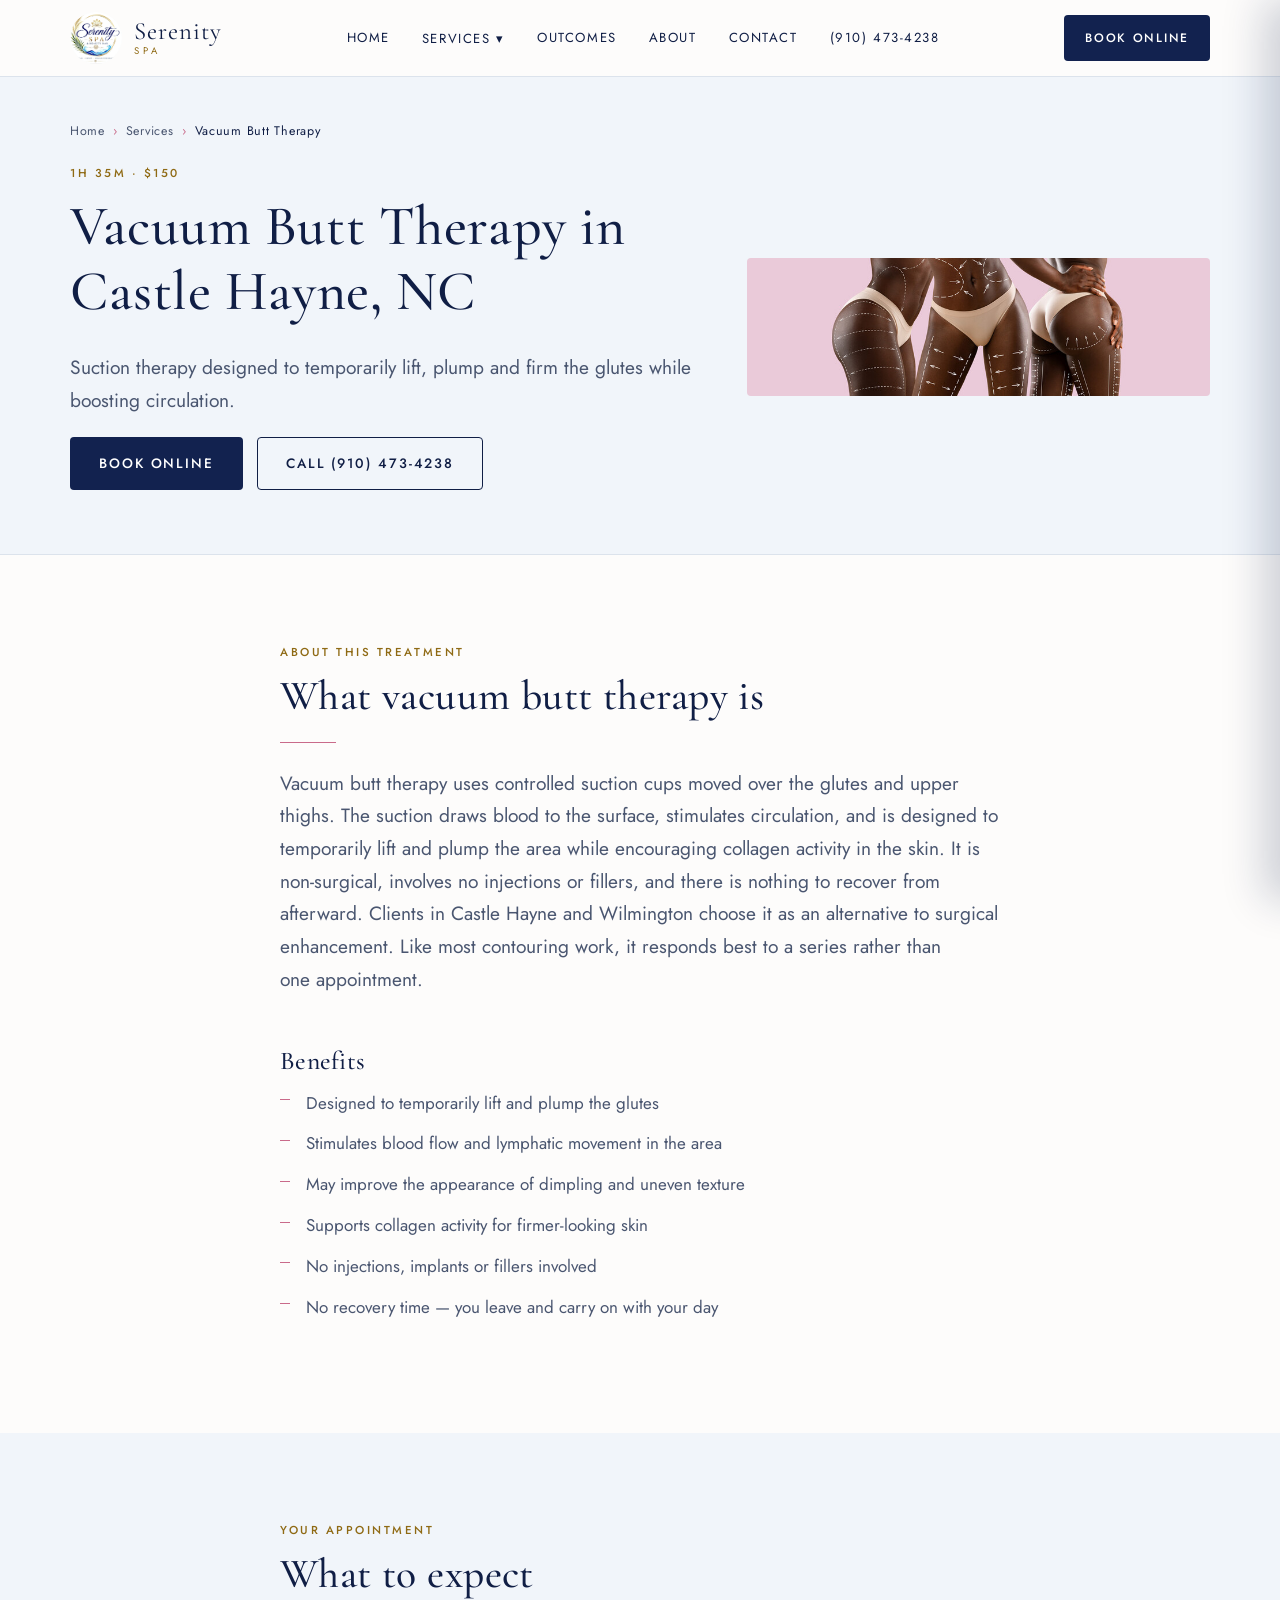
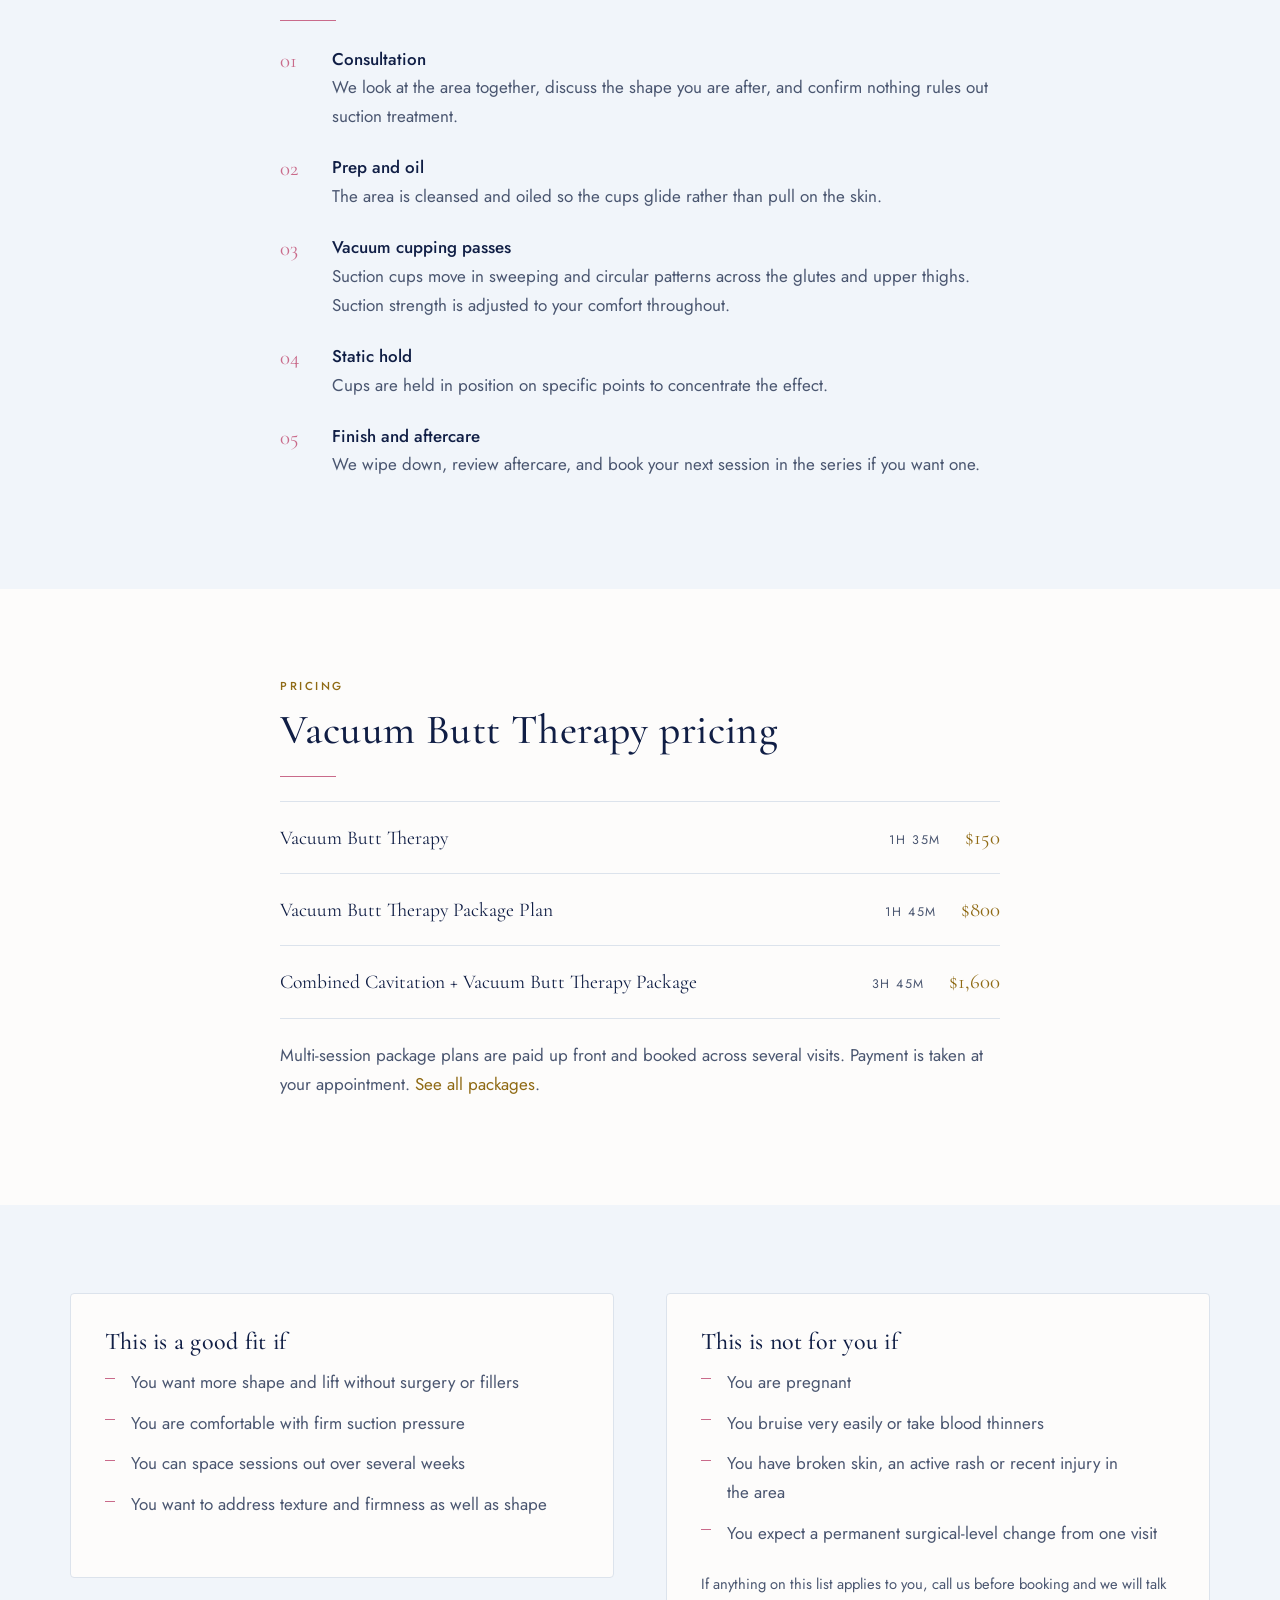
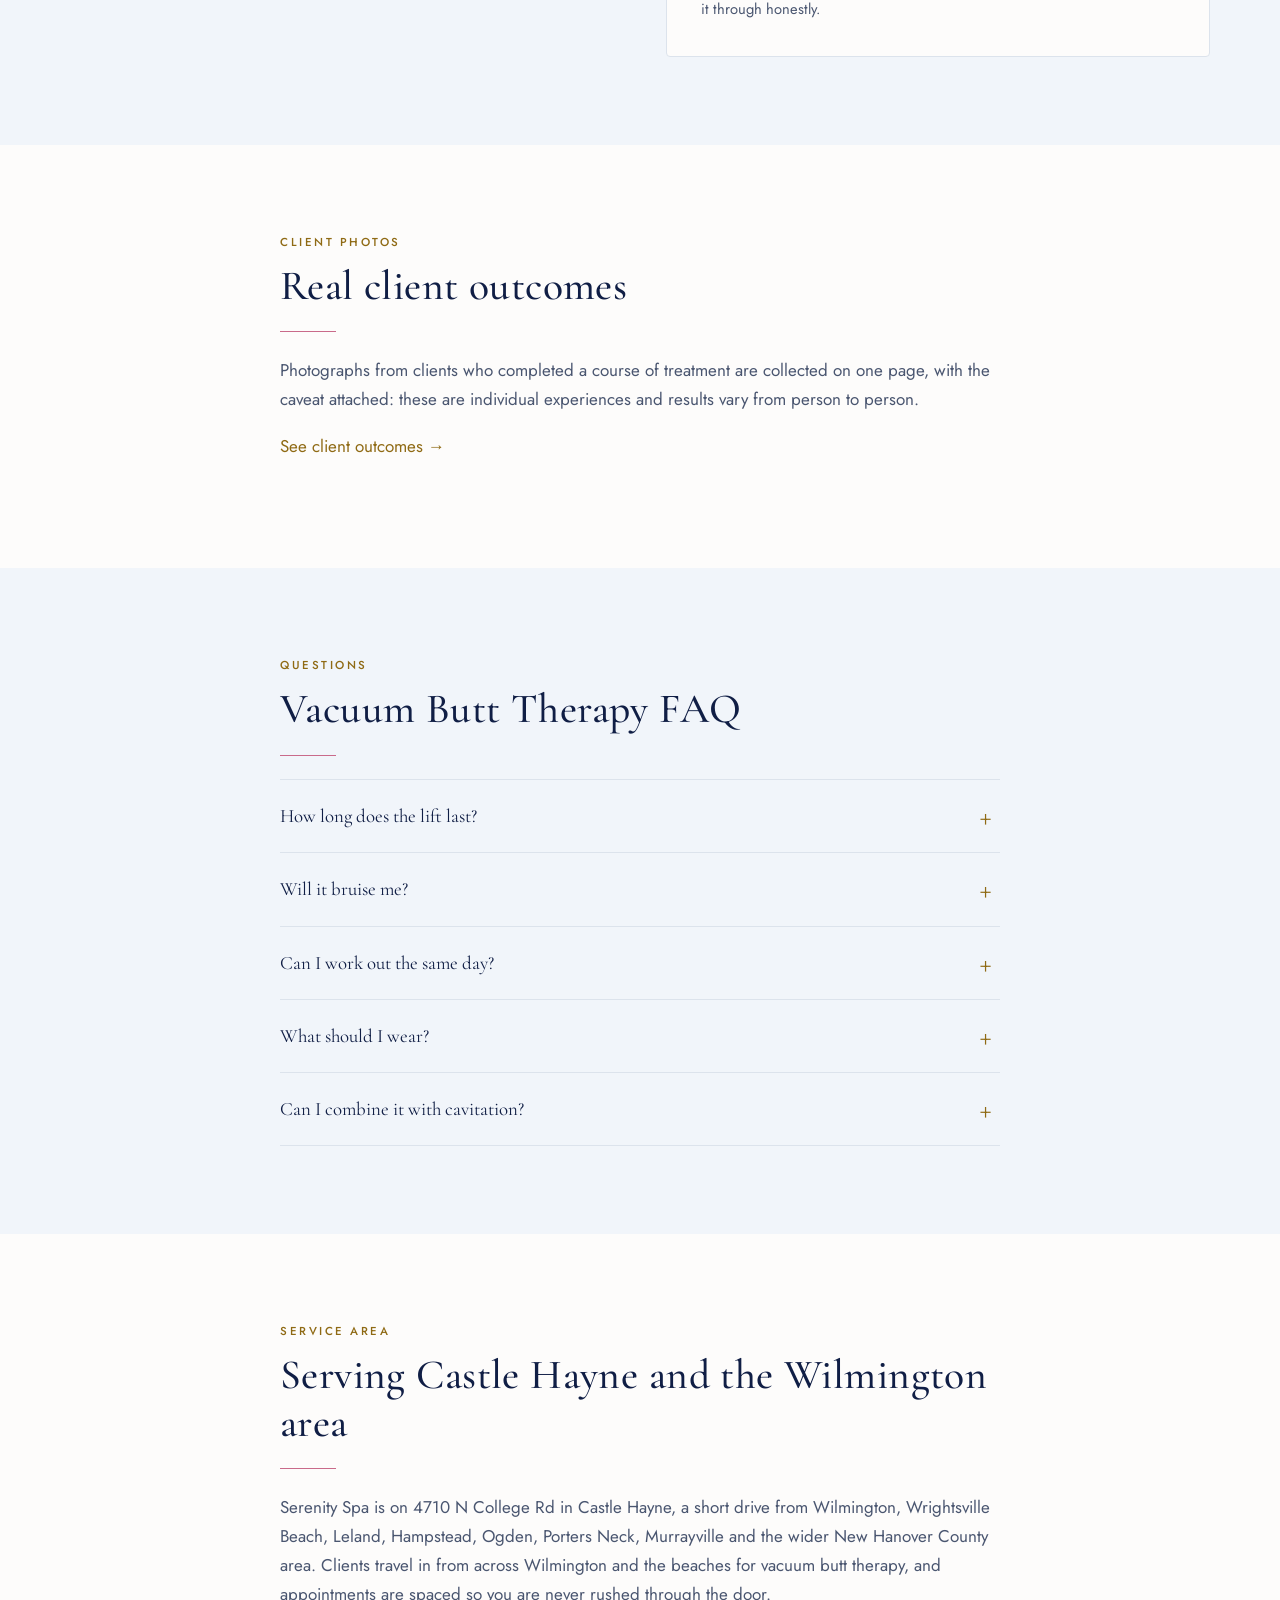
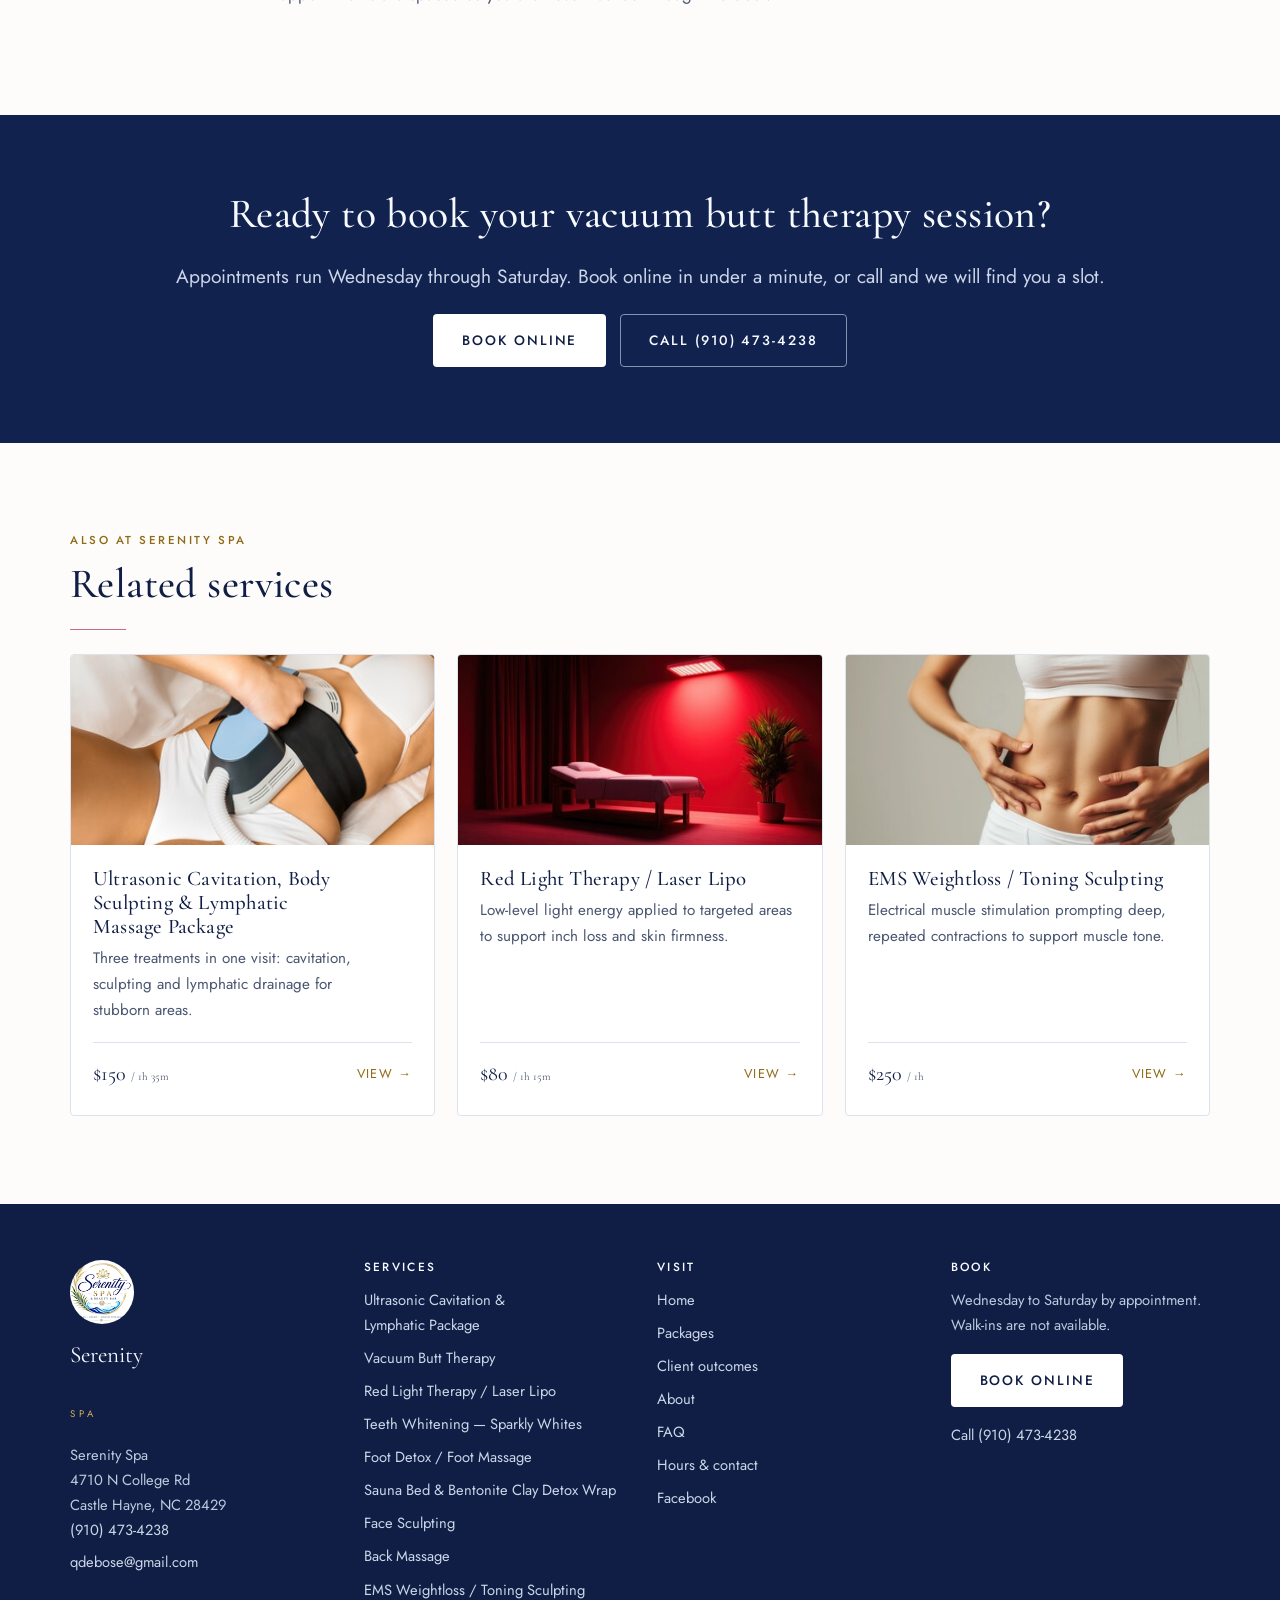
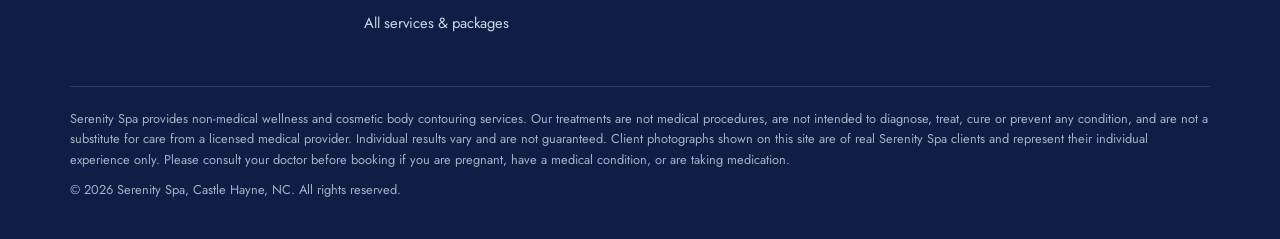
<file: vacuum-butt-therapy.html>
<!DOCTYPE html>
<html lang="en">
<head>
<meta charset="utf-8">
<meta name="viewport" content="width=device-width, initial-scale=1">
<title>Vacuum Butt Therapy in Castle Hayne, NC | Serenity Spa</title>
<meta name="description" content="Lift and contour with vacuum butt therapy in Castle Hayne, NC. Suction therapy designed to plump, firm and boost circulation — no surgery, no downtime.">
<link rel="canonical" href="https://www.serenityspanc.com/vacuum-butt-therapy.html">
<meta name="robots" content="index, follow">
<meta property="og:type" content="website">
<meta property="og:site_name" content="Serenity Spa">
<meta property="og:title" content="Vacuum Butt Therapy in Castle Hayne, NC | Serenity Spa">
<meta property="og:description" content="Lift and contour with vacuum butt therapy in Castle Hayne, NC. Suction therapy designed to plump, firm and boost circulation — no surgery, no downtime.">
<meta property="og:url" content="https://www.serenityspanc.com/vacuum-butt-therapy.html">
<meta property="og:image" content="https://www.serenityspanc.com/body-sculpting-treatment-areas.jpg">
<meta property="og:locale" content="en_US">
<meta name="twitter:card" content="summary_large_image">
<meta name="twitter:title" content="Vacuum Butt Therapy in Castle Hayne, NC | Serenity Spa">
<meta name="twitter:description" content="Lift and contour with vacuum butt therapy in Castle Hayne, NC. Suction therapy designed to plump, firm and boost circulation — no surgery, no downtime.">
<meta name="twitter:image" content="https://www.serenityspanc.com/body-sculpting-treatment-areas.jpg">
<meta name="theme-color" content="#12224F">
<link rel="preconnect" href="https://fonts.googleapis.com">
<link rel="preconnect" href="https://fonts.gstatic.com" crossorigin>
<link href="https://fonts.googleapis.com/css2?family=Cormorant+Garamond:wght@400;500;600&family=Jost:wght@300;400;500&display=swap" rel="stylesheet">
<link rel="stylesheet" href="styles.css?v=8">
<script type="application/ld+json">{
 "@context": "https://schema.org",
 "@type": "Service",
 "@id": "https://www.serenityspanc.com/vacuum-butt-therapy.html#service",
 "name": "Vacuum Butt Therapy",
 "serviceType": "Vacuum Butt Therapy",
 "url": "https://www.serenityspanc.com/vacuum-butt-therapy.html",
 "description": "Lift and contour with vacuum butt therapy in Castle Hayne, NC. Suction therapy designed to plump, firm and boost circulation — no surgery, no downtime.",
 "provider": {
  "@type": "HealthAndBeautyBusiness",
  "@id": "https://www.serenityspanc.com/#business",
  "name": "Serenity Spa",
  "telephone": "(910) 473-4238",
  "url": "https://www.serenityspanc.com/",
  "address": {
   "@type": "PostalAddress",
   "streetAddress": "4710 N College Rd",
   "addressLocality": "Castle Hayne",
   "addressRegion": "NC",
   "postalCode": "28429",
   "addressCountry": "US"
  }
 },
 "areaServed": [
  {
   "@type": "City",
   "name": "Castle Hayne"
  },
  {
   "@type": "City",
   "name": "Wilmington"
  },
  {
   "@type": "City",
   "name": "Wrightsville Beach"
  },
  {
   "@type": "City",
   "name": "Leland"
  },
  {
   "@type": "City",
   "name": "Hampstead"
  },
  {
   "@type": "City",
   "name": "Ogden"
  },
  {
   "@type": "City",
   "name": "Porters Neck"
  },
  {
   "@type": "City",
   "name": "Murrayville"
  },
  {
   "@type": "City",
   "name": "New Hanover County"
  }
 ],
 "offers": {
  "@type": "Offer",
  "price": "150",
  "priceCurrency": "USD",
  "url": "https://book.heygoldie.com/serenity-spa-42836b48d8de/checkout",
  "availability": "https://schema.org/InStock"
 }
}</script>
<script type="application/ld+json">{
 "@context": "https://schema.org",
 "@type": "FAQPage",
 "@id": "https://www.serenityspanc.com/vacuum-butt-therapy.html#faq",
 "mainEntity": [
  {
   "@type": "Question",
   "name": "How long does the lift last?",
   "acceptedAnswer": {
    "@type": "Answer",
    "text": "The visible effect is temporary and fades over days. A completed series holds longer than a single session, which is why most clients book the package plan. Results vary."
   }
  },
  {
   "@type": "Question",
   "name": "Will it bruise me?",
   "acceptedAnswer": {
    "@type": "Answer",
    "text": "Light marking can happen, especially on the first visit. We start with lower suction and build up. Tell us immediately if pressure feels sharp rather than firm."
   }
  },
  {
   "@type": "Question",
   "name": "Can I work out the same day?",
   "acceptedAnswer": {
    "@type": "Answer",
    "text": "Yes. Light movement is fine and helps circulation. There is no restriction on activity afterward."
   }
  },
  {
   "@type": "Question",
   "name": "What should I wear?",
   "acceptedAnswer": {
    "@type": "Answer",
    "text": "Bring or wear something you are comfortable being treated in. Disposable garments are available if you prefer."
   }
  },
  {
   "@type": "Question",
   "name": "Can I combine it with cavitation?",
   "acceptedAnswer": {
    "@type": "Answer",
    "text": "Yes — the combined cavitation and vacuum butt therapy package pairs the two in one longer appointment."
   }
  }
 ]
}</script>
<script type="application/ld+json">{
 "@context": "https://schema.org",
 "@type": "BreadcrumbList",
 "@id": "https://www.serenityspanc.com/vacuum-butt-therapy.html#breadcrumbs",
 "itemListElement": [
  {
   "@type": "ListItem",
   "position": 1,
   "name": "Home",
   "item": "https://www.serenityspanc.com/index.html"
  },
  {
   "@type": "ListItem",
   "position": 2,
   "name": "Services",
   "item": "https://www.serenityspanc.com/services.html"
  },
  {
   "@type": "ListItem",
   "position": 3,
   "name": "Vacuum Butt Therapy",
   "item": "https://www.serenityspanc.com/vacuum-butt-therapy.html"
  }
 ]
}</script>
</head>
<body><a class="skip" href="#main">Skip to content</a>
<header class="site-header">
  <div class="wrap header-inner">
    <a class="logo" href="index.html" aria-label="Serenity Spa home"><img src="serenity-spa-logo.jpg" alt="Serenity Spa &amp; Beauty Bar logo" width="52" height="52"><span class="lockup"><span class="l1">Serenity</span><span class="l2">Spa</span></span></a>
    <nav class="nav" aria-label="Main">
      <a class="navlink" href="index.html">Home</a>
      <div class="has-drop">
        <button class="navlink" type="button" aria-expanded="false" aria-haspopup="true">Services <span aria-hidden="true">&#9662;</span></button>
        <div class="drop">
          <a href="ultrasonic-cavitation.html"><span>Ultrasonic Cavitation &amp; Lymphatic Package</span><span class="price">$150</span></a>
          <a href="vacuum-butt-therapy.html" aria-current="page"><span>Vacuum Butt Therapy</span><span class="price">$150</span></a>
          <a href="red-light-therapy-laser-lipo.html"><span>Red Light Therapy / Laser Lipo</span><span class="price">$80</span></a>
          <a href="teeth-whitening.html"><span>Teeth Whitening — Sparkly Whites</span><span class="price">$90</span></a>
          <a href="foot-detox-massage.html"><span>Foot Detox / Foot Massage</span><span class="price">$70</span></a>
          <a href="sauna-bed-detox-wrap.html"><span>Sauna Bed &amp; Bentonite Clay Detox Wrap</span><span class="price">$100</span></a>
          <a href="face-sculpting.html"><span>Face Sculpting</span><span class="price">$65</span></a>
          <a href="back-massage.html"><span>Back Massage</span><span class="price">$70</span></a>
          <a href="ems-body-sculpting.html"><span>EMS Weightloss / Toning Sculpting</span><span class="price">$250</span></a>
          <a class="drop-all" href="services.html">All services &amp; packages</a>
        </div>
      </div>
      <a class="navlink" href="outcomes.html">Outcomes</a>
      <a class="navlink" href="index.html#about">About</a>
      <a class="navlink" href="index.html#contact">Contact</a>
      <a class="navlink" href="tel:+19104734238">(910) 473-4238</a>
    </nav>
    <div class="header-cta">
      <a class="btn btn-primary" href="https://book.heygoldie.com/serenity-spa-42836b48d8de/checkout" target="_blank" rel="noopener">Book Online</a>
      <button class="burger" type="button" aria-label="Open menu" aria-expanded="false" aria-controls="mobile-drawer"><span></span></button>
    </div>
  </div>
</header>
<div class="drawer-scrim"></div>
<div class="drawer" id="mobile-drawer" role="dialog" aria-label="Menu" aria-hidden="true">
  <div class="drawer-head">
    <span class="logo"><img src="serenity-spa-logo.jpg" alt="" width="44" height="44"><span class="lockup"><span class="l1">Serenity</span><span class="l2">Spa</span></span></span>
    <button class="drawer-close" type="button" aria-label="Close menu">&times;</button>
  </div>
  <nav aria-label="Mobile">
    <a href="index.html">Home</a>
    <a href="services.html">All Services &amp; Packages</a>
    <p class="group-label">Services</p>
    <a href="ultrasonic-cavitation.html">Ultrasonic Cavitation &amp; Lymphatic Package &mdash; $150</a>
    <a href="vacuum-butt-therapy.html" aria-current="page">Vacuum Butt Therapy &mdash; $150</a>
    <a href="red-light-therapy-laser-lipo.html">Red Light Therapy / Laser Lipo &mdash; $80</a>
    <a href="teeth-whitening.html">Teeth Whitening — Sparkly Whites &mdash; $90</a>
    <a href="foot-detox-massage.html">Foot Detox / Foot Massage &mdash; $70</a>
    <a href="sauna-bed-detox-wrap.html">Sauna Bed &amp; Bentonite Clay Detox Wrap &mdash; $100</a>
    <a href="face-sculpting.html">Face Sculpting &mdash; $65</a>
    <a href="back-massage.html">Back Massage &mdash; $70</a>
    <a href="ems-body-sculpting.html">EMS Weightloss / Toning Sculpting &mdash; $250</a>
    <p class="group-label">More</p>
    <a href="outcomes.html">Client Outcomes</a>
    <a href="index.html#about">About the spa</a>
    <a href="index.html#faq">FAQ</a>
    <a href="index.html#contact">Hours &amp; contact</a>
    <a href="tel:+19104734238">Call (910) 473-4238</a>
  </nav>
  <a class="btn btn-primary" href="https://book.heygoldie.com/serenity-spa-42836b48d8de/checkout" target="_blank" rel="noopener">Book Online</a>
</div>
<main id="main">
<div class="page-hero">
  <div class="wrap">
    <nav class="crumbs" aria-label="Breadcrumb">
      <ol>
        <li><a href="index.html">Home</a></li>
        <li><a href="services.html">Services</a></li>
        <li><span aria-current="page">Vacuum Butt Therapy</span></li>
      </ol>
    </nav>
    <div class="hero-split">
      <div>
        <p class="eyebrow">1h 35m &middot; $150</p>
        <h1>Vacuum Butt Therapy in Castle Hayne, NC</h1>
        <p class="lede">Suction therapy designed to temporarily lift, plump and firm the glutes while boosting circulation.</p>
        <div class="btn-row">
          <a class="btn btn-primary" href="https://book.heygoldie.com/serenity-spa-42836b48d8de/checkout" target="_blank" rel="noopener">Book Online</a>
          <a class="btn btn-secondary" href="tel:+19104734238">Call (910) 473-4238</a>
        </div>
      </div>
      <div><img src="body-sculpting-treatment-areas.jpg" alt="Illustrated contouring guidelines marked on the hips, stomach and glutes" width="803" height="240" decoding="async"></div>
    </div>
  </div>
</div>

<section>
  <div class="wrap narrow">
    
    <p class="eyebrow">About this treatment</p>
    <h2>What vacuum butt therapy is</h2>
    <hr class="rule">
    <p class="lede">Vacuum butt therapy uses controlled suction cups moved over the glutes and upper thighs. The suction draws blood to the surface, stimulates circulation, and is designed to temporarily lift and plump the area while encouraging collagen activity in the skin. It is non-surgical, involves no injections or fillers, and there is nothing to recover from afterward. Clients in Castle Hayne and Wilmington choose it as an alternative to surgical enhancement. Like most contouring work, it responds best to a series rather than one appointment.</p>
    <h3 style="margin-top:2em">Benefits</h3>
    <ul class="checks"><li>Designed to temporarily lift and plump the glutes</li><li>Stimulates blood flow and lymphatic movement in the area</li><li>May improve the appearance of dimpling and uneven texture</li><li>Supports collagen activity for firmer-looking skin</li><li>No injections, implants or fillers involved</li><li>No recovery time — you leave and carry on with your day</li></ul>
  </div>
</section>

<section class="bg-sand">
  <div class="wrap narrow">
    <p class="eyebrow">Your appointment</p>
    <h2>What to expect</h2>
    <hr class="rule">
    <ol class="steps"><li><strong>Consultation</strong>We look at the area together, discuss the shape you are after, and confirm nothing rules out suction treatment.</li><li><strong>Prep and oil</strong>The area is cleansed and oiled so the cups glide rather than pull on the skin.</li><li><strong>Vacuum cupping passes</strong>Suction cups move in sweeping and circular patterns across the glutes and upper thighs. Suction strength is adjusted to your comfort throughout.</li><li><strong>Static hold</strong>Cups are held in position on specific points to concentrate the effect.</li><li><strong>Finish and aftercare</strong>We wipe down, review aftercare, and book your next session in the series if you want one.</li></ol>
  </div>
</section>

<section>
  <div class="wrap narrow">
    <p class="eyebrow">Pricing</p>
    <h2>Vacuum Butt Therapy pricing</h2>
    <hr class="rule">
    <div class="pkg-list"><div class="pkg"><span class="name">Vacuum Butt Therapy</span><span class="dur">1h 35m</span><span class="price">$150</span></div><div class="pkg"><span class="name">Vacuum Butt Therapy Package Plan</span><span class="dur">1h 45m</span><span class="price">$800</span></div><div class="pkg"><span class="name">Combined Cavitation + Vacuum Butt Therapy Package</span><span class="dur">3h 45m</span><span class="price">$1,600</span></div></div>
    <p style="margin-top:22px">Multi-session package plans are paid up front and booked across several visits. Payment is taken at your appointment. <a href="services.html#packages">See all packages</a>.</p>
  </div>
</section>

<section class="bg-sand">
  <div class="wrap">
    <div class="split" style="align-items:start">
      <div class="panel">
        <h2 style="font-size:1.5rem">This is a good fit if</h2>
        <ul class="checks"><li>You want more shape and lift without surgery or fillers</li><li>You are comfortable with firm suction pressure</li><li>You can space sessions out over several weeks</li><li>You want to address texture and firmness as well as shape</li></ul>
      </div>
      <div class="panel">
        <h2 style="font-size:1.5rem">This is not for you if</h2>
        <ul class="checks"><li>You are pregnant</li><li>You bruise very easily or take blood thinners</li><li>You have broken skin, an active rash or recent injury in the area</li><li>You expect a permanent surgical-level change from one visit</li></ul>
        <p style="font-size:.92rem;margin-bottom:0">If anything on this list applies to you, call us before booking and we will talk it through honestly.</p>
      </div>
    </div>
  </div>
</section>

<section><div class="wrap narrow"><p class="eyebrow">Client photos</p><h2>Real client outcomes</h2><hr class="rule"><p>Photographs from clients who completed a course of treatment are collected on one page, with the caveat attached: these are individual experiences and results vary from person to person.</p><p><a href="outcomes.html">See client outcomes &rarr;</a></p></div></section>

<section class="bg-sand">
  <div class="wrap narrow">
    <p class="eyebrow">Questions</p>
    <h2>Vacuum Butt Therapy FAQ</h2>
    <hr class="rule">
    <div class="faq"><details class="qa"><summary>How long does the lift last?</summary><div class="a"><p>The visible effect is temporary and fades over days. A completed series holds longer than a single session, which is why most clients book the package plan. Results vary.</p></div></details><details class="qa"><summary>Will it bruise me?</summary><div class="a"><p>Light marking can happen, especially on the first visit. We start with lower suction and build up. Tell us immediately if pressure feels sharp rather than firm.</p></div></details><details class="qa"><summary>Can I work out the same day?</summary><div class="a"><p>Yes. Light movement is fine and helps circulation. There is no restriction on activity afterward.</p></div></details><details class="qa"><summary>What should I wear?</summary><div class="a"><p>Bring or wear something you are comfortable being treated in. Disposable garments are available if you prefer.</p></div></details><details class="qa"><summary>Can I combine it with cavitation?</summary><div class="a"><p>Yes — the combined cavitation and vacuum butt therapy package pairs the two in one longer appointment.</p></div></details></div>
  </div>
</section>

<section>
  <div class="wrap narrow">
    <p class="eyebrow">Service area</p>
    <h2>Serving Castle Hayne and the Wilmington area</h2>
    <hr class="rule">
    <p>Serenity Spa is on 4710 N College Rd in Castle Hayne, a short drive from Wilmington, Wrightsville Beach, Leland, Hampstead, Ogden, Porters Neck, Murrayville and the wider New Hanover County area. Clients travel in from across Wilmington and the beaches for vacuum butt therapy, and appointments are spaced so you are never rushed through the door.</p>
  </div>
</section>

<section class="cta-band">
  <div class="wrap center">
    <h2>Ready to book your vacuum butt therapy session?</h2>
    <p class="lede">Appointments run Wednesday through Saturday. Book online in under a minute, or call and we will find you a slot.</p>
    <div class="btn-row" style="justify-content:center">
      <a class="btn btn-light" href="https://book.heygoldie.com/serenity-spa-42836b48d8de/checkout" target="_blank" rel="noopener">Book Online</a>
      <a class="btn btn-outline-light" href="tel:+19104734238">Call (910) 473-4238</a>
    </div>
  </div>
</section>

<section>
  <div class="wrap">
    <p class="eyebrow">Also at Serenity Spa</p>
    <h2>Related services</h2>
    <hr class="rule">
    <div class="grid grid-3"><a class="card card-link" href="ultrasonic-cavitation.html"><img src="ultrasonic-cavitation-treatment.jpg" alt="Ultrasonic cavitation handpiece being applied to a client’s abdomen at Serenity Spa" width="360" height="240" loading="lazy" decoding="async"><div class="card-body"><h3>Ultrasonic Cavitation, Body Sculpting &amp; Lymphatic Massage Package</h3><p>Three treatments in one visit: cavitation, sculpting and lymphatic drainage for stubborn areas.</p><div class="meta"><span class="price">$150 <span style="font-size:.7rem;color:var(--body)">/ 1h 35m</span></span><span class="go">View &rarr;</span></div></div></a><a class="card card-link" href="red-light-therapy-laser-lipo.html"><img src="red-light-therapy-room-castle-hayne.jpg" alt="Treatment bed under a red light therapy panel in a softly lit room at Serenity Spa" width="429" height="240" loading="lazy" decoding="async"><div class="card-body"><h3>Red Light Therapy / Laser Lipo</h3><p>Low-level light energy applied to targeted areas to support inch loss and skin firmness.</p><div class="meta"><span class="price">$80 <span style="font-size:.7rem;color:var(--body)">/ 1h 15m</span></span><span class="go">View &rarr;</span></div></div></a><a class="card card-link" href="ems-body-sculpting.html"><img src="ems-toning-sculpting-castle-hayne.jpg" alt="Close-up of a toned midsection representing EMS toning and sculpting at Serenity Spa" width="429" height="240" loading="lazy" decoding="async"><div class="card-body"><h3>EMS Weightloss / Toning Sculpting</h3><p>Electrical muscle stimulation prompting deep, repeated contractions to support muscle tone.</p><div class="meta"><span class="price">$250 <span style="font-size:.7rem;color:var(--body)">/ 1h</span></span><span class="go">View &rarr;</span></div></div></a></div>
  </div>
</section>
</main>
<footer class="site-footer">
  <div class="wrap">
    <div class="foot-grid">
      <div>
        <span class="foot-logo"><img src="serenity-spa-logo.jpg" alt="Serenity Spa &amp; Beauty Bar logo" width="64" height="64"><span class="l1">Serenity</span><br><span class="l2">Spa</span></span>
        <address class="nap" style="margin-top:18px">
          Serenity Spa<br>
          4710 N College Rd<br>Castle Hayne, NC 28429<br>
          <a href="tel:+19104734238">(910) 473-4238</a><br>
          <a href="mailto:qdebose@gmail.com">qdebose@gmail.com</a>
        </address>
      </div>
      <div>
        <h4>Services</h4>
        <ul><li><a href="ultrasonic-cavitation.html">Ultrasonic Cavitation &amp; Lymphatic Package</a></li><li><a href="vacuum-butt-therapy.html">Vacuum Butt Therapy</a></li><li><a href="red-light-therapy-laser-lipo.html">Red Light Therapy / Laser Lipo</a></li><li><a href="teeth-whitening.html">Teeth Whitening — Sparkly Whites</a></li><li><a href="foot-detox-massage.html">Foot Detox / Foot Massage</a></li><li><a href="sauna-bed-detox-wrap.html">Sauna Bed &amp; Bentonite Clay Detox Wrap</a></li><li><a href="face-sculpting.html">Face Sculpting</a></li><li><a href="back-massage.html">Back Massage</a></li><li><a href="ems-body-sculpting.html">EMS Weightloss / Toning Sculpting</a></li><li><a href="services.html">All services &amp; packages</a></li></ul>
      </div>
      <div>
        <h4>Visit</h4>
        <ul>
          <li><a href="index.html">Home</a></li>
          <li><a href="index.html#packages">Packages</a></li>
          <li><a href="outcomes.html">Client outcomes</a></li>
          <li><a href="index.html#about">About</a></li>
          <li><a href="index.html#faq">FAQ</a></li>
          <li><a href="index.html#contact">Hours &amp; contact</a></li>
          <li><a href="https://www.facebook.com/ladyQ38" target="_blank" rel="noopener">Facebook</a></li>
        </ul>
      </div>
      <div>
        <h4>Book</h4>
        <p>Wednesday to Saturday by appointment. Walk-ins are not available.</p>
        <p><a class="btn btn-light" href="https://book.heygoldie.com/serenity-spa-42836b48d8de/checkout" target="_blank" rel="noopener">Book Online</a></p>
        <p><a href="tel:+19104734238">Call (910) 473-4238</a></p>
      </div>
    </div>
    <div class="disclaimer">
      <p>Serenity Spa provides non-medical wellness and cosmetic body contouring services. Our treatments are not medical procedures, are not intended to diagnose, treat, cure or prevent any condition, and are not a substitute for care from a licensed medical provider. Individual results vary and are not guaranteed. Client photographs shown on this site are of real Serenity Spa clients and represent their individual experience only. Please consult your doctor before booking if you are pregnant, have a medical condition, or are taking medication.</p>
      <p>&copy; 2026 Serenity Spa, Castle Hayne, NC. All rights reserved.</p>
    </div>
  </div>
</footer>
<div class="sticky-cta">
  <a class="call" href="tel:+19104734238">Call Now</a>
  <a class="book" href="https://book.heygoldie.com/serenity-spa-42836b48d8de/checkout" target="_blank" rel="noopener">Book Online</a>
</div>
<script src="script.js?v=2"></script>
</body>
</html>
</file>
<file: styles.css>
/* Serenity Spa — Castle Hayne, NC */
:root{
  --cream:#FDFCFB;
  --sand:#F1F5FA;
  --blush:#FBF2F5;
  --clay:#DDE5F0;
  --deep:#12224F;
  --deep-2:#1B2F66;
  --ink:#101E45;
  --body:#4A5670;
  --accent:#8F6A14;
  --accent-soft:#C9A227;
  --pink:#C96A8A;
  --pink-ink:#9B4A66;
  --line:#DCE3EC;
  --max:1180px;
  --r:4px;
  --sans:"Jost",-apple-system,BlinkMacSystemFont,"Segoe UI",Helvetica,Arial,sans-serif;
  --serif:"Cormorant Garamond",Georgia,"Times New Roman",serif;
}
*,*::before,*::after{box-sizing:border-box;}
html{-webkit-text-size-adjust:100%;scroll-behavior:smooth;}
body{
  margin:0;background:var(--cream);color:var(--body);
  font-family:var(--sans);font-size:17px;line-height:1.7;font-weight:400;
  overflow-x:hidden;text-wrap:pretty;
}
img{max-width:100%;height:auto;display:block;}
a{color:var(--accent);text-decoration:none;}
a:hover{color:var(--pink-ink);text-decoration:underline;}
h1,h2,h3,h4{font-family:var(--serif);color:var(--ink);font-weight:500;line-height:1.15;margin:0 0 .5em;letter-spacing:.01em;}
h1{font-size:clamp(2.1rem,5.2vw,3.5rem);}
h2{font-size:clamp(1.7rem,3.8vw,2.6rem);}
h3{font-size:clamp(1.25rem,2.2vw,1.6rem);}
h4{font-size:1.1rem;font-family:var(--sans);font-weight:500;letter-spacing:.02em;}
p{margin:0 0 1.1em;}
ul,ol{margin:0 0 1.2em;padding-left:1.2em;}
li{margin-bottom:.5em;}
.wrap{width:100%;max-width:var(--max);margin:0 auto;padding:0 20px;}
.narrow{max-width:760px;}
section{padding:clamp(48px,7vw,88px) 0;}
.eyebrow{
  font-size:.72rem;letter-spacing:.22em;text-transform:uppercase;
  color:var(--accent);margin:0 0 .9em;font-weight:500;
}
.lede{font-size:clamp(1.05rem,1.6vw,1.2rem);color:var(--body);}
.bg-sand{background:var(--sand);}
.bg-blush{background:var(--blush);}
.bg-clay{background:var(--clay);}
.bg-deep{background:var(--deep);color:#D8E1F0;}
.bg-deep h1,.bg-deep h2,.bg-deep h3,.bg-deep h4{color:#F7FAFF;}
.bg-deep .eyebrow{color:#E8C98A;}
.bg-deep a{color:#E8C98A;}
.bg-deep a:hover{color:#fff;}
.rule{width:56px;height:1px;background:var(--pink);border:0;margin:0 0 1.4em;}
.center{text-align:center;}
.center .rule{margin-left:auto;margin-right:auto;}

/* ---------- Buttons ---------- */
.btn{
  display:inline-flex;align-items:center;justify-content:center;gap:.5em;
  min-height:52px;padding:14px 28px;border-radius:var(--r);
  font-family:var(--sans);font-size:.85rem;letter-spacing:.14em;text-transform:uppercase;
  font-weight:500;border:1px solid transparent;cursor:pointer;text-align:center;
  transition:background .2s,color .2s,border-color .2s;text-decoration:none;
}
.btn:hover{text-decoration:none;}
.btn-primary{background:var(--deep);color:#fff;}
.btn-primary:hover{background:var(--pink-ink);color:#fff;}
.btn-secondary{background:transparent;color:var(--ink);border-color:var(--ink);}
.btn-secondary:hover{background:var(--ink);color:#fff;}
.btn-light{background:#fff;color:var(--ink);}
.btn-light:hover{background:var(--pink-ink);color:#fff;}
.btn-outline-light{border-color:#8193B0;color:#F7FAFF;}
.btn-outline-light:hover{background:#F7FAFF;color:var(--ink);}
.btn-row{display:flex;flex-wrap:wrap;gap:14px;margin-top:8px;}

/* ---------- Header ---------- */
.site-header{
  position:sticky;top:0;z-index:60;background:rgba(253,252,251,.97);
  border-bottom:1px solid var(--line);backdrop-filter:saturate(140%) blur(6px);
}
.header-inner{display:flex;align-items:center;justify-content:space-between;gap:16px;min-height:76px;}
.logo{display:flex;flex-direction:column;line-height:1;text-decoration:none;}
.logo:hover{text-decoration:none;}
.logo .l1{font-family:var(--serif);font-size:1.55rem;color:var(--ink);letter-spacing:.04em;}
.logo .l2{font-size:.6rem;letter-spacing:.42em;text-transform:uppercase;color:var(--accent);margin-top:3px;}
.nav{display:flex;align-items:center;gap:4px;}
.nav a.navlink,.nav button.navlink{
  font-size:.82rem;letter-spacing:.12em;text-transform:uppercase;color:var(--ink);
  padding:10px 14px;background:none;border:0;font-family:var(--sans);cursor:pointer;
  display:inline-flex;align-items:center;gap:6px;min-height:44px;
}
.nav a.navlink:hover,.nav button.navlink:hover{color:var(--accent);text-decoration:none;}
.nav a.navlink[href^="tel:"]{white-space:nowrap;}
@media (max-width:1080px){.nav a.navlink[href^="tel:"]{display:none;}}
.nav a.navlink[aria-current="page"]{color:var(--accent);box-shadow:inset 0 -1px 0 var(--accent);}
.has-drop{position:relative;}
.has-drop::after{content:"";position:absolute;left:0;right:0;top:100%;height:14px;}
.drop{
  position:absolute;top:calc(100% + 12px);left:50%;transform:translateX(-50%);
  min-width:320px;background:#fff;border:1px solid var(--line);
  box-shadow:0 18px 40px rgba(16,30,69,.14);padding:10px;
  display:none;flex-direction:column;z-index:70;
}
.has-drop.open .drop{display:flex;}
.drop a{
  padding:11px 14px;font-size:.92rem;color:var(--ink);letter-spacing:.01em;
  display:flex;justify-content:space-between;gap:16px;align-items:center;min-height:44px;
}
.drop a:hover{background:var(--sand);color:var(--accent);text-decoration:none;}
.drop a[aria-current="page"]{color:var(--accent);background:var(--sand);}
.drop .price{color:var(--body);font-size:.82rem;}
.drop .drop-all{border-top:1px solid var(--line);margin-top:6px;font-size:.78rem;letter-spacing:.14em;text-transform:uppercase;}
.header-cta{display:flex;align-items:center;gap:10px;}
.header-cta .btn{min-height:46px;padding:11px 20px;font-size:.76rem;}
.burger{
  display:none;width:48px;height:48px;border:1px solid var(--line);background:#fff;
  border-radius:var(--r);cursor:pointer;padding:0;align-items:center;justify-content:center;
}
.burger span{display:block;width:20px;height:1.5px;background:var(--ink);position:relative;}
.burger span::before,.burger span::after{content:"";position:absolute;left:0;width:20px;height:1.5px;background:var(--ink);}
.burger span::before{top:-6px;}
.burger span::after{top:6px;}

/* ---------- Mobile drawer ---------- */
.drawer-scrim{position:fixed;inset:0;background:rgba(16,30,69,.55);opacity:0;pointer-events:none;transition:opacity .25s;z-index:80;}
.drawer-scrim.open{opacity:1;pointer-events:auto;}
.drawer{
  position:fixed;top:0;right:0;height:100%;width:min(88vw,360px);background:var(--cream);
  z-index:90;transform:translateX(100%);transition:transform .28s ease;
  overflow-y:auto;padding:18px 20px 120px;box-shadow:-16px 0 40px rgba(16,30,69,.20);
}
.drawer.open{transform:translateX(0);}
.drawer-head{display:flex;justify-content:space-between;align-items:center;margin-bottom:18px;}
.drawer-close{width:44px;height:44px;border:1px solid var(--line);background:#fff;font-size:1.3rem;line-height:1;cursor:pointer;color:var(--ink);border-radius:var(--r);}
.drawer nav{display:flex;flex-direction:column;}
.drawer nav a{
  padding:13px 4px;border-bottom:1px solid var(--line);color:var(--ink);
  font-size:.95rem;min-height:46px;display:flex;align-items:center;
}
.drawer nav a[aria-current="page"]{color:var(--accent);}
.drawer .group-label{
  font-size:.68rem;letter-spacing:.2em;text-transform:uppercase;color:var(--accent);
  margin:22px 0 6px;
}
.drawer .btn{width:100%;margin-top:14px;}

/* ---------- Sticky mobile CTA ---------- */
.sticky-cta{
  position:fixed;left:0;right:0;bottom:0;height:56px;display:none;z-index:70;
  border-top:1px solid rgba(255,255,255,.18);
}
.sticky-cta a{
  flex:1;display:flex;align-items:center;justify-content:center;height:56px;
  font-size:.8rem;letter-spacing:.14em;text-transform:uppercase;text-decoration:none;
}
.sticky-cta .call{background:var(--deep);color:#F7FAFF;}
.sticky-cta .book{background:var(--pink-ink);color:#fff;}
.sticky-cta a:hover{text-decoration:none;}

/* ---------- Hero ---------- */
.hero{background:var(--sand);padding:0;border-bottom:1px solid var(--line);}
.hero-grid{display:grid;grid-template-columns:minmax(0,1.3fr) minmax(0,.7fr);align-items:stretch;gap:0;}
.hero-copy{padding:clamp(40px,6vw,86px) clamp(20px,4vw,64px);max-width:680px;margin-left:auto;width:100%;}
.hero-copy h1{margin-bottom:.35em;}
.hero-media{position:relative;min-height:0;background:var(--clay);display:flex;align-items:center;justify-content:center;padding:clamp(24px,3vw,44px);}
.hero-media img{position:static;width:100%;max-width:360px;height:auto;object-fit:contain;border-radius:4px;}
.hero-tag{font-size:1.1rem;color:var(--body);margin-bottom:1.6em;max-width:44ch;}
.hero-meta{display:flex;flex-wrap:wrap;gap:8px 22px;margin-top:26px;font-size:.78rem;letter-spacing:.12em;text-transform:uppercase;color:var(--body);}

/* page hero (service pages) */
.page-hero{background:var(--sand);padding:clamp(28px,4vw,44px) 0 clamp(40px,5vw,64px);border-bottom:1px solid var(--line);}
.crumbs{font-size:.78rem;letter-spacing:.06em;color:var(--body);margin-bottom:22px;}
.crumbs ol{list-style:none;display:flex;flex-wrap:wrap;gap:8px;margin:0;padding:0;}
.crumbs li{margin:0;display:flex;gap:8px;align-items:center;}
.crumbs li+li::before{content:"\203A";color:var(--pink);}
.crumbs a{color:var(--body);}
.crumbs [aria-current="page"]{color:var(--ink);}
.hero-split{display:grid;grid-template-columns:minmax(0,1.15fr) minmax(0,.85fr);gap:clamp(28px,4vw,56px);align-items:center;}
.hero-split img{width:100%;height:100%;max-height:420px;object-fit:cover;border-radius:var(--r);}
.pricetag{
  display:inline-flex;align-items:baseline;gap:10px;background:#fff;border:1px solid var(--line);
  padding:10px 18px;border-radius:var(--r);margin-bottom:20px;
}
.pricetag .p{font-family:var(--serif);font-size:1.5rem;color:var(--ink);}
.pricetag .d{font-size:.76rem;letter-spacing:.14em;text-transform:uppercase;color:var(--body);}

/* ---------- Cards / grids ---------- */
.grid{display:grid;gap:22px;}
.grid-3{grid-template-columns:repeat(auto-fit,minmax(min(100%,280px),1fr));}
.grid-2{grid-template-columns:repeat(auto-fit,minmax(min(100%,320px),1fr));}
.card{
  background:#fff;border:1px solid var(--line);border-radius:var(--r);
  display:flex;flex-direction:column;overflow:hidden;transition:border-color .2s,transform .2s;
}
.card:hover{border-color:var(--pink);transform:translateY(-2px);}
.card img{width:100%;height:190px;object-fit:cover;}
.card-body{padding:22px 22px 24px;display:flex;flex-direction:column;flex:1;}
.card h3{margin-bottom:.35em;font-size:1.3rem;}
.card p{font-size:.95rem;margin-bottom:1.2em;}
.card .meta{
  margin-top:auto;display:flex;justify-content:space-between;align-items:center;gap:12px;
  padding-top:14px;border-top:1px solid var(--line);
  font-size:.8rem;letter-spacing:.1em;text-transform:uppercase;
}
.card .meta .price{font-family:var(--serif);font-size:1.25rem;letter-spacing:0;text-transform:none;color:var(--ink);}
.card .meta .go{color:var(--accent);}
.card a.stretch{position:absolute;inset:0;}
.card-link{position:relative;text-decoration:none;color:inherit;}
.card-link:hover{text-decoration:none;}

/* packages */
.pkg-list{display:grid;gap:0;border-top:1px solid var(--line);}
.pkg{
  display:grid;grid-template-columns:minmax(0,1fr) auto auto;gap:10px 24px;align-items:baseline;
  padding:18px 0;border-bottom:1px solid var(--line);
}
.pkg .name{font-family:var(--serif);font-size:1.22rem;color:var(--ink);}
.pkg .dur{font-size:.78rem;letter-spacing:.12em;text-transform:uppercase;color:var(--body);}
.pkg .price{font-family:var(--serif);font-size:1.3rem;color:var(--accent);}
.bg-deep .pkg{border-color:rgba(255,255,255,.14);}
.bg-deep .pkg-list{border-color:rgba(255,255,255,.14);}
.bg-deep .pkg .name{color:#F7FAFF;}
.bg-deep .pkg .dur{color:#BCC9DE;}
.bg-deep .pkg .price{color:#E8C98A;}

/* feature list */
.feat{display:grid;gap:26px;grid-template-columns:repeat(auto-fit,minmax(min(100%,240px),1fr));}
.feat h3{font-family:var(--sans);font-size:1.02rem;font-weight:500;letter-spacing:.03em;margin-bottom:.5em;}
.feat .num{font-family:var(--serif);font-size:1.6rem;color:var(--pink);display:block;margin-bottom:.2em;}
.feat p{font-size:.95rem;margin:0;}

/* checklist */
.checks{list-style:none;padding:0;margin:0 0 1.4em;}
.checks li{position:relative;padding-left:26px;margin-bottom:.7em;}
.checks li::before{content:"";position:absolute;left:0;top:.62em;width:10px;height:1px;background:var(--pink);}

/* steps */
.steps{list-style:none;counter-reset:s;padding:0;margin:0;}
.steps li{counter-increment:s;position:relative;padding-left:52px;margin-bottom:22px;}
.steps li::before{
  content:counter(s,decimal-leading-zero);position:absolute;left:0;top:-2px;
  font-family:var(--serif);font-size:1.3rem;color:var(--pink);
}
.steps strong{display:block;color:var(--ink);font-weight:500;}

/* two-col */
.split{display:grid;gap:clamp(26px,4vw,56px);grid-template-columns:repeat(auto-fit,minmax(min(100%,300px),1fr));align-items:center;}
.split img{width:100%;max-width:440px;margin:0 auto;border-radius:var(--r);object-fit:cover;}
.panel{background:#fff;border:1px solid var(--line);border-radius:var(--r);padding:clamp(22px,3vw,34px);}
.bg-sand .panel{background:var(--cream);}

/* FAQ */
.faq{border-top:1px solid var(--line);}
details.qa{border-bottom:1px solid var(--line);}
details.qa summary{
  cursor:pointer;list-style:none;padding:20px 44px 20px 0;position:relative;
  font-family:var(--serif);font-size:1.18rem;color:var(--ink);min-height:44px;
}
details.qa summary::-webkit-details-marker{display:none;}
details.qa summary::after{
  content:"+";position:absolute;right:8px;top:18px;font-size:1.4rem;color:var(--accent);
  font-family:var(--sans);font-weight:300;
}
details.qa[open] summary::after{content:"\2013";}
details.qa summary:focus-visible{outline:2px solid var(--accent);outline-offset:3px;}
details.qa .a{padding:0 44px 20px 0;font-size:.98rem;}
details.qa .a p:last-child{margin-bottom:0;}

/* testimonials */
.quote{background:#fff;border:1px solid var(--line);padding:28px;border-radius:var(--r);}
.quote p{font-family:var(--serif);font-size:1.22rem;color:var(--ink);line-height:1.5;}
.quote .who{font-size:.76rem;letter-spacing:.14em;text-transform:uppercase;color:var(--body);margin:0;}
.placeholder-note{
  font-family:ui-monospace,SFMono-Regular,Menlo,monospace;font-size:.76rem;letter-spacing:.02em;
  color:#8A3E56;background:#FBF2F5;border:1px dashed #D9A7B7;padding:10px 14px;border-radius:var(--r);
  display:block;margin:0 0 18px;
}

/* results gallery */
.results{display:grid;gap:18px;justify-content:start;grid-template-columns:repeat(auto-fit,minmax(min(100%,230px),360px));}
.results figure{margin:0;background:#fff;border:1px solid var(--line);border-radius:var(--r);overflow:hidden;}
.results img{width:100%;height:auto;aspect-ratio:1/1;object-fit:cover;}
.results figcaption{font-size:.82rem;padding:12px 14px;color:var(--body);}

/* hours */
.hours{width:100%;border-collapse:collapse;}
.hours th,.hours td{text-align:left;padding:13px 0;border-bottom:1px solid var(--line);vertical-align:top;}
.hours th{width:120px;font-weight:500;color:var(--ink);font-size:.92rem;}
.hours ul{list-style:none;margin:0;padding:0;display:flex;flex-direction:column;gap:4px;}
.hours li{margin:0;font-variant-numeric:tabular-nums;font-size:.94rem;}
.hours .closed{color:var(--body);font-style:italic;}
.bg-deep .hours th,.bg-deep .hours td{border-color:rgba(255,255,255,.14);}
.bg-deep .hours th{color:#F7FAFF;}

/* contact */
.nap{font-style:normal;}
.nap a{display:inline-block;min-height:32px;}
.map-embed{width:100%;aspect-ratio:16/10;border:1px solid var(--line);border-radius:var(--r);background:var(--clay);}
.map-embed iframe{width:100%;height:100%;border:0;display:block;border-radius:var(--r);}

/* cta band */
.cta-band{background:var(--deep);color:#D8E1F0;padding:clamp(44px,6vw,76px) 0;}
.cta-band h2{color:#F7FAFF;}
.cta-band p{color:#CBD6E8;}

/* footer */
.site-footer{background:var(--ink);color:#BCC9DE;padding:56px 0 28px;font-size:.92rem;}
.site-footer h4{color:#F7FAFF;font-size:.74rem;letter-spacing:.2em;text-transform:uppercase;margin-bottom:1.2em;}
.site-footer a{color:#CBD6E8;}
.site-footer a:hover{color:#fff;}
.foot-grid{display:grid;gap:34px;grid-template-columns:repeat(auto-fit,minmax(min(100%,220px),1fr));}
.foot-grid ul{list-style:none;padding:0;margin:0;}
.foot-grid li{margin-bottom:.55em;}
.foot-logo .l1{font-family:var(--serif);font-size:1.45rem;color:#F7FAFF;display:block;}
.foot-logo .l2{font-size:.6rem;letter-spacing:.42em;text-transform:uppercase;color:#D4AF57;}
.disclaimer{
  margin-top:42px;padding-top:22px;border-top:1px solid rgba(255,255,255,.14);
  font-size:.8rem;line-height:1.6;color:#A3B0C6;
}
.disclaimer p{margin-bottom:.8em;}

/* ---------- Responsive ---------- */
@media (max-width:1000px){
  .hero-grid{grid-template-columns:1fr;}
  .hero-media{order:-1;padding:24px 20px;}
  .hero-copy{margin:0 auto;}
  .hero-split{grid-template-columns:1fr;}
  .hero-split img{max-width:100%;}
}
@media (max-width:900px){
  .nav,.header-cta .btn-secondary{display:none;}
  .burger{display:flex;}
  body{padding-bottom:56px;}
  .sticky-cta{display:flex;}
  .header-cta .btn-primary{display:none;}
}
@media (max-width:560px){
  body{font-size:16px;}
  .pkg{grid-template-columns:1fr auto;}
  .pkg .dur{grid-column:1;}
  .btn{width:100%;}
  .btn-row .btn{width:100%;}
  .hours th{width:96px;}
}
@media (prefers-reduced-motion:reduce){
  *{animation:none!important;transition:none!important;scroll-behavior:auto!important;}
}

.sr-only{position:absolute;width:1px;height:1px;padding:0;margin:-1px;overflow:hidden;clip:rect(0 0 0 0);white-space:nowrap;border:0;}
.skip{position:absolute;left:-9999px;top:0;background:var(--accent);color:#fff;padding:12px 18px;z-index:200;}
.skip:focus{left:8px;top:8px;}
.ph{
  width:100%;display:flex;align-items:center;justify-content:center;text-align:center;padding:18px;
  background:repeating-linear-gradient(135deg,#DDE5F0 0 10px,#EFF3F8 10px 20px);
  border-bottom:1px solid var(--line);
}
.ph span{
  font-family:ui-monospace,SFMono-Regular,Menlo,monospace;font-size:.74rem;letter-spacing:.02em;
  color:#8A3E56;background:rgba(255,255,255,.9);padding:8px 12px;border:1px dashed #D9A7B7;
}
:focus-visible{outline:2px solid var(--accent);outline-offset:2px;}

.band-photo{max-width:443px;margin:0 auto;}

.natural{width:100%;max-width:360px;height:auto;margin:0 auto;display:block;}

/* full-bleed photographic bands */
.hero-bg{
  position:relative;background:#2B2320 url("relax-restore-serenity-spa.jpg") center 35%/cover no-repeat;
  min-height:clamp(440px,62vh,620px);display:flex;align-items:center;padding:clamp(56px,8vw,96px) 0;
  border-bottom:0;
}
.hero-scrim{position:absolute;inset:0;background:linear-gradient(90deg,rgba(9,18,44,.92) 0%,rgba(9,18,44,.84) 46%,rgba(9,18,44,.62) 100%);}
.hero-over{position:relative;z-index:1;max-width:var(--max);}
.hero-over h1{color:#FBFDFF;max-width:16ch;}
.hero-over .eyebrow{color:#E8C98A;}
.hero-over .hero-tag{color:#E4EBF6;max-width:46ch;}
.hero-over .hero-meta{color:#CBD6E8;}
.about-bg{position:relative;background:#2B2320 url("serenity-spa-client-castle-hayne.jpg") center 28%/cover no-repeat;}
.about-scrim{position:absolute;inset:0;background:linear-gradient(180deg,rgba(9,18,44,.90) 0%,rgba(9,18,44,.86) 100%);}
.about-bg .wrap{position:relative;z-index:1;}
.about-bg h2{color:#FBFDFF;}
.about-bg p{color:#E4EBF6;}
.about-bg .eyebrow{color:#E8C98A;}
.about-bg a{color:#E8C98A;}
.about-bg a:hover{color:#fff;}
@media (max-width:700px){
  .hero-scrim{background:linear-gradient(180deg,rgba(9,18,44,.80) 0%,rgba(9,18,44,.92) 60%);}
}

.logo{flex-direction:row;align-items:center;gap:12px;}
.logo img{width:52px;height:52px;border-radius:50%;object-fit:cover;flex:none;}
.logo .lockup{display:flex;flex-direction:column;line-height:1;}
.logo .l2{color:var(--accent);}
.drawer .logo img{width:44px;height:44px;}
.foot-logo img{width:64px;height:64px;border-radius:50%;object-fit:cover;margin-bottom:12px;display:block;}
@media (max-width:420px){.logo img{width:44px;height:44px;}.logo .l1{font-size:1.35rem;}}

.site-footer a.btn-light,.bg-deep a.btn-light,.cta-band a.btn-light,.about-bg a.btn-light{color:var(--ink);}
.site-footer a.btn-light:hover,.bg-deep a.btn-light:hover,.cta-band a.btn-light:hover{background:var(--pink-ink);color:#fff;}
.bg-deep a.btn-outline-light,.cta-band a.btn-outline-light{color:#F7FAFF;}
.bg-deep a.btn-outline-light:hover,.cta-band a.btn-outline-light:hover{background:#F7FAFF;color:var(--ink);}

/* contact + hours */
.contact-grid{
  display:grid;gap:clamp(28px,3.4vw,48px);margin-top:30px;align-items:start;
  grid-template-columns:repeat(auto-fit,minmax(min(100%,260px),1fr));
}
.contact-col h3{font-size:1.35rem;margin-bottom:.7em;}
.hours-open{display:flex;flex-direction:column;gap:14px;}
.hday{display:grid;grid-template-columns:110px minmax(0,1fr);gap:10px 14px;align-items:start;}
.hday .hd{font-size:.94rem;color:#FBFDFF;padding-top:3px;}
.hblocks{display:flex;flex-wrap:wrap;gap:6px;}
.hchip{
  display:inline-block;padding:5px 11px;border:1px solid rgba(255,255,255,.22);border-radius:999px;
  font-size:.82rem;font-variant-numeric:tabular-nums;color:#E4EBF6;white-space:nowrap;
}
.hclosed{
  margin:6px 0 0;padding-top:14px;border-top:1px solid rgba(255,255,255,.16);
  font-size:.9rem;color:#BCC9DE;font-style:italic;
}
.contact-map .map-embed{aspect-ratio:4/3;}
@media (max-width:520px){
  .hday{grid-template-columns:1fr;gap:6px;}
  .hday .hd{padding-top:0;font-size:.82rem;letter-spacing:.14em;text-transform:uppercase;color:#E8C98A;}
}

@media (min-width:820px){
  .contact-grid{grid-template-columns:minmax(0,.95fr) minmax(0,1.5fr) minmax(0,1.05fr);}
  .hday{grid-template-columns:96px minmax(0,1fr);}
  .hchip{font-size:.8rem;padding:5px 10px;}
}

.hday{grid-template-columns:minmax(0,1fr)!important;gap:7px;}
.hday .hd{padding-top:0;font-size:.74rem;letter-spacing:.16em;text-transform:uppercase;color:#E8C98A;}
.hours-open{gap:18px;}

.contact-col .btn{white-space:nowrap;padding-left:20px;padding-right:20px;}

.contact-grid{align-items:stretch;}
.contact-col{display:flex;flex-direction:column;}
.contact-col>p:last-child{margin-top:auto;padding-top:18px;}
.contact-map .map-embed{flex:1;aspect-ratio:auto;min-height:300px;}
.hours-open{margin-bottom:auto;}

/* hero photo v2 */
.hero-bg{background-image:url("serenity-spa-hero-castle-hayne.jpg");background-position:18% center;min-height:clamp(480px,66vh,660px);}
.hero-scrim{background:linear-gradient(90deg,rgba(9,18,44,.34) 0%,rgba(9,18,44,.62) 38%,rgba(9,18,44,.90) 68%,rgba(9,18,44,.95) 100%);}
.hero-over{display:flex;}
.hero-over>*{max-width:560px;}
.hero-over{flex-direction:column;align-items:flex-end;}
.hero-over>*{width:100%;margin-left:auto;}
@media (max-width:820px){
  .hero-bg{background-position:22% center;}
  .hero-scrim{background:linear-gradient(180deg,rgba(9,18,44,.42) 0%,rgba(9,18,44,.80) 46%,rgba(9,18,44,.94) 100%);}
  .hero-over{align-items:stretch;}
  .hero-over>*{max-width:none;}
}

/* hero photo v3 — mirrored image, copy on the left */
.hero-bg{background-position:82% center;}
.hero-bg::before{
  content:"";position:absolute;inset:0;
  background:inherit;background-position:82% center;
  transform:scaleX(-1);
}
.hero-bg{background-image:none;background-color:#12224F;}
.hero-bg::before{background-image:url("serenity-spa-hero-castle-hayne.jpg");background-size:cover;background-repeat:no-repeat;}
.hero-scrim{background:linear-gradient(90deg,rgba(9,18,44,.95) 0%,rgba(9,18,44,.90) 32%,rgba(9,18,44,.62) 62%,rgba(9,18,44,.34) 100%);}
.hero-over{align-items:flex-start;}
.hero-over>*{margin-left:0;margin-right:auto;}
@media (max-width:820px){
  .hero-bg::before{background-position:78% center;}
  .hero-scrim{background:linear-gradient(180deg,rgba(9,18,44,.42) 0%,rgba(9,18,44,.80) 46%,rgba(9,18,44,.94) 100%);}
}

.note{
  background:var(--blush);border:1px solid var(--line);border-left:3px solid var(--pink);
  border-radius:var(--r);padding:clamp(22px,3vw,32px);
}
.note h2{margin-bottom:.6em;}
.note p{font-size:.98rem;}
.bg-deep .note{background:rgba(255,255,255,.06);border-color:rgba(255,255,255,.16);}

.fineprint{font-size:.88rem;color:var(--body);}
.fineprint summary{
  cursor:pointer;list-style:none;display:inline-flex;align-items:center;gap:8px;
  color:var(--pink-ink);letter-spacing:.02em;min-height:32px;
}
.fineprint summary::-webkit-details-marker{display:none;}
.fineprint summary::after{content:"+";font-size:1rem;color:var(--pink);}
.fineprint[open] summary::after{content:"\2013";}
.fineprint summary:hover{color:var(--ink);}
.fineprint p{margin:10px 0 0;max-width:70ch;font-size:.88rem;line-height:1.6;}
</file>
